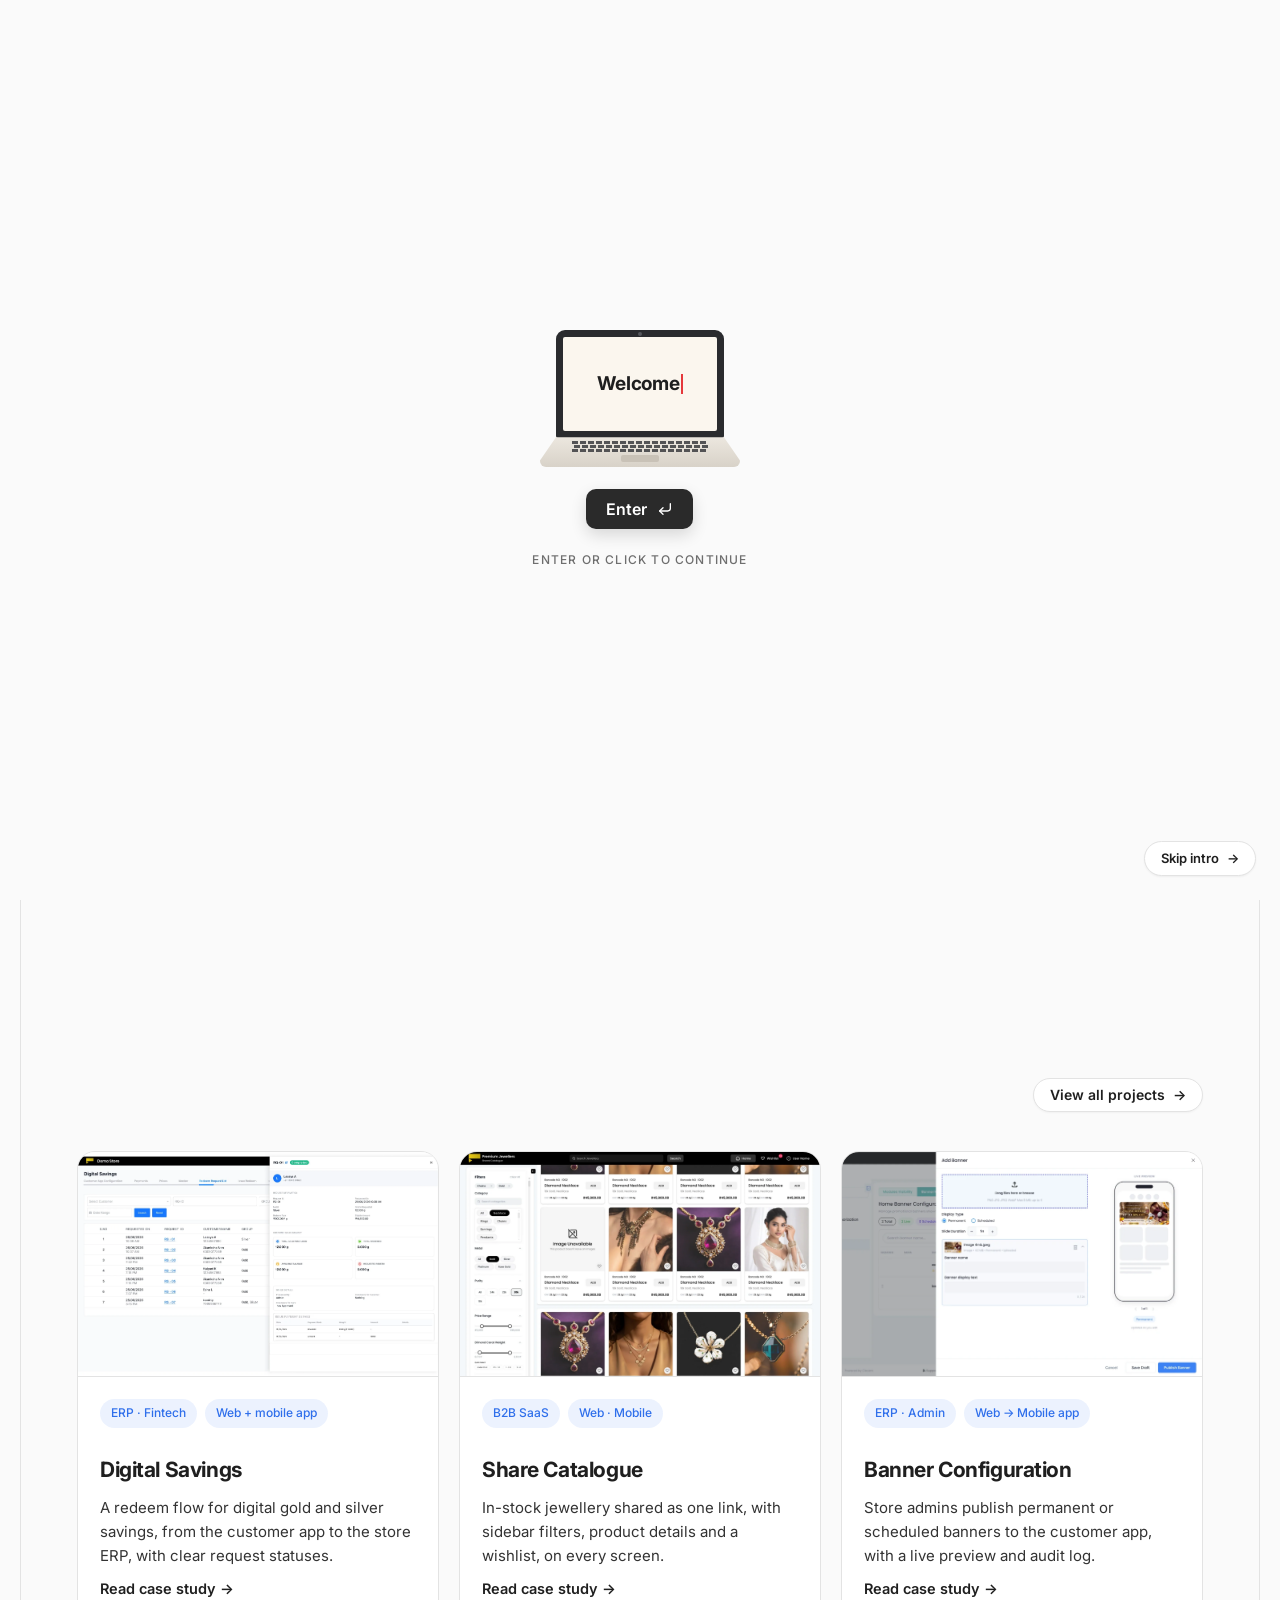
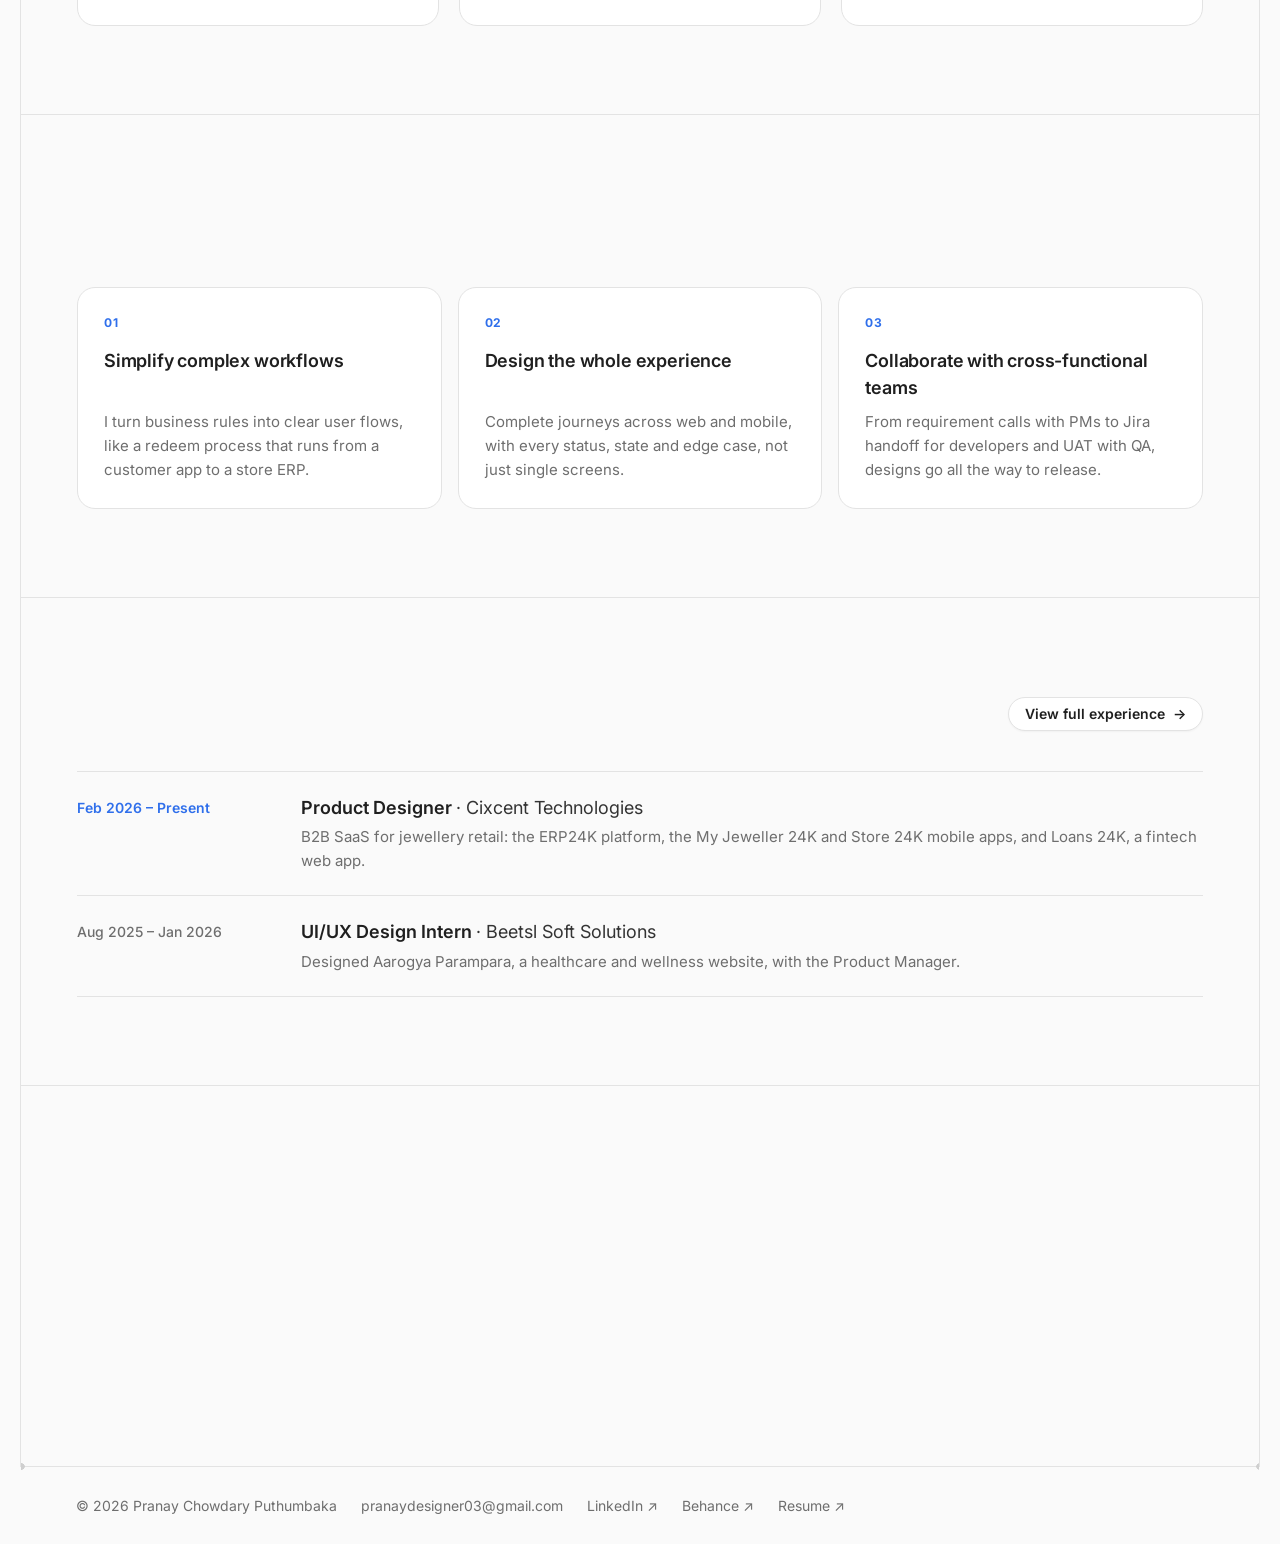
<file: index.html>
<!DOCTYPE html>
<html lang="en">
<head>
  <meta charset="UTF-8">
  <meta name="viewport" content="width=device-width, initial-scale=1">
  <title>Pranay Chowdary Puthumbaka · Product Designer</title>
  <meta name="description" content="Portfolio of Pranay Chowdary Puthumbaka, a Product Designer designing B2B SaaS, ERP and fintech products.">

  <!-- Theme init: runs before paint so there is no light/dark flash -->
  <script>
    (function () {
      var root = document.documentElement;
      var theme = null;
      try { theme = localStorage.getItem('pp-theme'); } catch (e) {}
      if (theme !== 'light' && theme !== 'dark') {
        theme = window.matchMedia && window.matchMedia('(prefers-color-scheme: dark)').matches ? 'dark' : 'light';
      }
      root.setAttribute('data-theme', theme);
      root.classList.add('js');
      // Welcome + intro play on every fresh visit; skipped when arriving from another page of the site
      var navIn = false; try { if (sessionStorage.getItem('pp-nav')) { navIn = true; sessionStorage.removeItem('pp-nav'); } } catch (e) {} try { if (window.name === 'pp-nav') { navIn = true; window.name = ''; } } catch (e) {} if (navIn) root.classList.add('nav-in', 'welcomed');
    })();
  </script>

  <!-- Font: Inter -->
  <link rel="preconnect" href="https://fonts.googleapis.com">
  <link rel="preconnect" href="https://fonts.gstatic.com" crossorigin>
  <link href="https://fonts.googleapis.com/css2?family=Caveat:wght@500;600&family=Inter:wght@300;400;500;600;700&display=swap" rel="stylesheet">

  <link rel="stylesheet" href="assets/css/styles.css">
</head>
<body>

  <!-- ============ WELCOME SCREEN (minimal) ============ -->
  <div class="welcome" id="welcome" role="dialog" aria-modal="true" aria-label="Welcome">
    <div class="welcome__inner">
      <!-- Laptop with "Welcome" typing on its screen -->
      <div class="laptop" aria-hidden="true">
        <div class="laptop__screen">
          <span class="laptop__cam"></span>
          <div class="laptop__display"><span id="welcomeText"></span><span class="caret"></span></div>
        </div>
        <div class="laptop__deck"><span class="laptop__keys"></span><span class="laptop__pad"></span></div>
      </div>

      <button class="enter-btn" id="welcomeEnter" type="button">
        Enter
        <svg width="16" height="16" viewBox="0 0 24 24" fill="none" stroke="currentColor" stroke-width="2" stroke-linecap="round" stroke-linejoin="round" aria-hidden="true"><path d="M20 4v7a4 4 0 0 1-4 4H4"/><path d="m9 10-5 5 5 5"/></svg>
      </button>
      <p class="welcome__hint">Enter or click to continue</p>
    </div>
    <button class="welcome__skip" id="welcomeSkip" type="button">Skip intro <span aria-hidden="true">→</span></button>
  </div>

  <!-- ============ INTRO TRANSITION ============ -->
  <div class="intro" id="intro" aria-hidden="true">
    <div class="intro__cell">
      <span class="intro__line intro__line--top"></span>
      <span class="intro__line intro__line--bottom"></span>
      <span class="intro__line intro__line--left"></span>
      <span class="intro__line intro__line--right"></span>

      <span class="intro__label intro__label--tl">Pranay Chowdary</span>
      <span class="intro__label intro__label--tr">Product Designer</span>
      <span class="intro__label intro__label--bl">Designing with AI</span>
      <span class="intro__label intro__label--br">Portfolio · 2026</span>

      <span class="intro__greet" id="introGreet"></span>
      <span class="intro__block"><span>Welcome.</span></span>
    </div>
    <button class="intro__skip" id="introSkip" type="button">Skip intro <span aria-hidden="true">→</span></button>
  </div>


  <!-- ============ NAVIGATION ============ -->
  <header class="nav">
    <div class="nav__inner">
      <a class="logo" href="index.html" aria-label="Pranay, home">Pranay<span>.</span></a>

      <nav class="nav__links" aria-label="Main">
        <a href="index.html" class="is-active" aria-current="page">Home</a>
        <a href="about.html">About</a>
        <a href="projects.html">Projects</a>
      </nav>

      <div class="nav__actions">
        <button class="icon-btn" id="themeBtn" type="button" aria-label="Switch to dark theme">
          <svg class="icon-moon" width="18" height="18" viewBox="0 0 24 24" fill="none" stroke="currentColor" stroke-width="1.8" stroke-linecap="round" stroke-linejoin="round" aria-hidden="true"><path d="M21 12.8A9 9 0 1 1 11.2 3a7 7 0 0 0 9.8 9.8z"/></svg>
          <svg class="icon-sun" width="18" height="18" viewBox="0 0 24 24" fill="none" stroke="currentColor" stroke-width="1.8" stroke-linecap="round" aria-hidden="true"><circle cx="12" cy="12" r="4"/><path d="M12 2v2M12 20v2M4.9 4.9l1.4 1.4M17.7 17.7l1.4 1.4M2 12h2M20 12h2M4.9 19.1l1.4-1.4M17.7 6.3l1.4-1.4"/></svg>
        </button>
        <a class="btn btn--primary btn--sm btn--resume" href="https://drive.google.com/file/d/15YdlNEJKuUJEdSD5GdNVbuTQy5E2yW6C/view?usp=sharing" target="_blank" rel="noopener" aria-label="View or download my resume (opens Google Drive in a new tab)">
          <svg width="14" height="14" viewBox="0 0 24 24" fill="none" stroke="currentColor" stroke-width="2" stroke-linecap="round" stroke-linejoin="round" aria-hidden="true"><path d="M14 3H6a2 2 0 0 0-2 2v14a2 2 0 0 0 2 2h12a2 2 0 0 0 2-2V9z"/><path d="M14 3v6h6M8 13h8M8 17h5"/></svg>
          <span class="btn__label">Resume</span>
        </a>
      </div>
    </div>
  </header>

  <!-- ============ MAIN ============ -->
  <main class="frame">
    <section class="hero hero--stack" aria-labelledby="hero-title">
      <!-- Introduction, under the portrait -->
      <div class="hero__text">
        <p class="hero__hi reveal" style="--d:.1s">Hi, I'm <strong>Pranay Chowdary Puthumbaka</strong>, a Product Designer <span aria-hidden="true">👋</span></p>

        <h1 class="hero__title reveal" id="hero-title" style="--d:.15s">
          I turn <strong>complex workflows</strong> into <strong>simple, human</strong> experiences.
        </h1>

        <p class="hero__desc reveal" style="--d:.22s">
          I design <strong>B2B SaaS</strong> products: an <strong>enterprise ERP</strong> for jewellery retail, its customer and store <strong>mobile apps</strong>, and fintech tools. I take features from requirement gathering and user flows to high-fidelity UI, working with product managers, developers and QA.
        </p>

        <ul class="meta reveal" style="--d:.28s">
          <li>B2B SaaS</li>
          <li>Enterprise ERP</li>
          <li>Mobile apps</li>
          <li>Hyderabad, India</li>
        </ul>

        <div class="hero__cta reveal" style="--d:.34s">
          <a class="btn btn--primary" href="projects.html">View projects <span aria-hidden="true">→</span></a>
          <a class="btn btn--outline" href="https://drive.google.com/uc?export=download&amp;id=15YdlNEJKuUJEdSD5GdNVbuTQy5E2yW6C" target="_blank" rel="noopener"><svg width="16" height="16" viewBox="0 0 24 24" fill="none" stroke="currentColor" stroke-width="2" stroke-linecap="round" stroke-linejoin="round" aria-hidden="true"><path d="M12 4v11M7 10l5 5 5-5"/><path d="M5 19h14"/></svg> Download resume</a>
        </div>
      </div>

      <!-- Portrait on top, in a circular frame -->
      <div class="hero__visual reveal" style="--d:.45s">
        <span class="portrait__halo" aria-hidden="true"></span>
        <span class="portrait__glow" aria-hidden="true"></span>
        <figure class="portrait">
          <span class="portrait__clip">
            <img src="assets/images/pranay-portrait.jpg" width="800" height="800"
                 alt="Portrait of Pranay Chowdary Puthumbaka, wearing glasses and a teal collared sweatshirt.">
          </span>
        </figure>
      </div>
    </section>

    <!-- ============ FEATURED PROJECTS ============ -->
    <section class="section home-sec" aria-labelledby="feat-title">
      <div class="home-sec__head">
        <h2 class="section-title a-title" id="feat-title">Featured <strong>professional projects.</strong></h2>
        <a class="text-link" href="projects.html">View all projects <span aria-hidden="true">→</span></a>
      </div>
      <div class="fp-grid">
        <article class="fp-card">
          <a class="fp-card__media" href="digital-savings.html" tabindex="-1" aria-hidden="true"><img src="assets/images/projects/digital-savings/request-completed.webp" width="1800" height="1112" loading="lazy" decoding="async" alt=""></a>
          <div class="fp-card__body">
            <div class="p-card__tags"><span class="tag">ERP · Fintech</span><span class="tag">Web + mobile app</span></div>
            <h3 class="fp-card__title"><a href="digital-savings.html">Digital Savings</a></h3>
            <p class="fp-card__line">A redeem flow for digital gold and silver savings, from the customer app to the store ERP, with clear request statuses.</p>
            <a class="fp-card__link" href="digital-savings.html" aria-label="Read the Digital Savings case study">Read case study <span aria-hidden="true">→</span></a>
          </div>
        </article>
        <article class="fp-card">
          <a class="fp-card__media" href="share-catalogue.html" tabindex="-1" aria-hidden="true"><img src="assets/images/projects/share-catalogue/catalogue-filters.webp" width="1800" height="1480" loading="lazy" decoding="async" alt=""></a>
          <div class="fp-card__body">
            <div class="p-card__tags"><span class="tag">B2B SaaS</span><span class="tag">Web · Mobile</span></div>
            <h3 class="fp-card__title"><a href="share-catalogue.html">Share Catalogue</a></h3>
            <p class="fp-card__line">In-stock jewellery shared as one link, with sidebar filters, product details and a wishlist, on every screen.</p>
            <a class="fp-card__link" href="share-catalogue.html" aria-label="Read the Share Catalogue case study">Read case study <span aria-hidden="true">→</span></a>
          </div>
        </article>
        <article class="fp-card">
          <a class="fp-card__media" href="banner-configuration.html" tabindex="-1" aria-hidden="true"><img style="object-position: right top" src="assets/images/projects/banner-config/add-banner-permanent.webp" width="1800" height="997" loading="lazy" decoding="async" alt=""></a>
          <div class="fp-card__body">
            <div class="p-card__tags"><span class="tag">ERP · Admin</span><span class="tag">Web → Mobile app</span></div>
            <h3 class="fp-card__title"><a href="banner-configuration.html">Banner Configuration</a></h3>
            <p class="fp-card__line">Store admins publish permanent or scheduled banners to the customer app, with a live preview and audit log.</p>
            <a class="fp-card__link" href="banner-configuration.html" aria-label="Read the Banner Configuration case study">Read case study <span aria-hidden="true">→</span></a>
          </div>
        </article>
      </div>
    </section>

    <!-- ============ WHAT I BRING ============ -->
    <section class="section home-sec" aria-labelledby="bring-title">
      <h2 class="section-title a-title" id="bring-title">What I bring to a <strong>product team.</strong></h2>
      <div class="bring">
        <div class="bring__item"><span class="bring__num">01</span><h3>Simplify complex workflows</h3><p>I turn business rules into clear user flows, like a redeem process that runs from a customer app to a store ERP.</p></div>
        <div class="bring__item"><span class="bring__num">02</span><h3>Design the whole experience</h3><p>Complete journeys across web and mobile, with every status, state and edge case, not just single screens.</p></div>
        <div class="bring__item"><span class="bring__num">03</span><h3>Collaborate with cross-functional teams</h3><p>From requirement calls with PMs to Jira handoff for developers and UAT with QA, designs go all the way to release.</p></div>
      </div>
    </section>

    <!-- ============ EXPERIENCE ============ -->
    <section class="section home-sec" aria-labelledby="exp-title">
      <div class="home-sec__head">
        <h2 class="section-title a-title" id="exp-title">Professional <strong>experience.</strong></h2>
        <a class="text-link" href="about.html#experience">View full experience <span aria-hidden="true">→</span></a>
      </div>
      <ol class="xp-mini">
        <li class="xp-mini__row xp-mini__row--now">
          <span class="xp-mini__date">Feb 2026 – Present</span>
          <div><h3>Product Designer <span>· Cixcent Technologies</span></h3><p>B2B SaaS for jewellery retail: the ERP24K platform, the My Jeweller 24K and Store 24K mobile apps, and Loans 24K, a fintech web app.</p></div>
        </li>
        <li class="xp-mini__row">
          <span class="xp-mini__date">Aug 2025 – Jan 2026</span>
          <div><h3>UI/UX Design Intern <span>· Beetsl Soft Solutions</span></h3><p>Designed Aarogya Parampara, a healthcare and wellness website, with the Product Manager.</p></div>
        </li>
      </ol>
    </section>

    <!-- ============ CONTACT ============ -->
    <section class="section home-sec" aria-labelledby="home-contact-title">
      <div class="cs-next__card">
        <div>
          <p class="eyebrow">Contact</p>
          <h2 class="section-title a-title" id="home-contact-title">Open to Product Designer <strong>roles.</strong></h2>
          <p class="all-work__line">Full-time Product Designer, UX Designer and User Researcher roles, and freelance projects.</p>
        </div>
        <div class="hero__cta">
          <a class="btn btn--primary" href="about.html#contact">Get in touch</a>
          <a class="btn btn--outline" href="https://drive.google.com/file/d/15YdlNEJKuUJEdSD5GdNVbuTQy5E2yW6C/view?usp=sharing" target="_blank" rel="noopener">View resume</a>
        </div>
      </div>
    </section>
  </main>

  <!-- ============ FOOTER ============ -->
  <footer class="footer">
    <div class="footer__inner">
      <span>© 2026 Pranay Chowdary Puthumbaka</span>
      <a href="mailto:pranaydesigner03@gmail.com">pranaydesigner03@gmail.com</a>
      <a href="https://www.linkedin.com/in/pranay-chowdary-puthumbaka-728284301/" target="_blank" rel="noopener">LinkedIn ↗</a>
      <a href="https://www.behance.net/pranayputhumb" target="_blank" rel="noopener">Behance ↗</a>
      <a href="https://drive.google.com/file/d/15YdlNEJKuUJEdSD5GdNVbuTQy5E2yW6C/view?usp=sharing" target="_blank" rel="noopener">Resume ↗</a>
    </div>
  </footer>

  <script src="assets/js/main.js"></script>
</body>
</html>
</file>
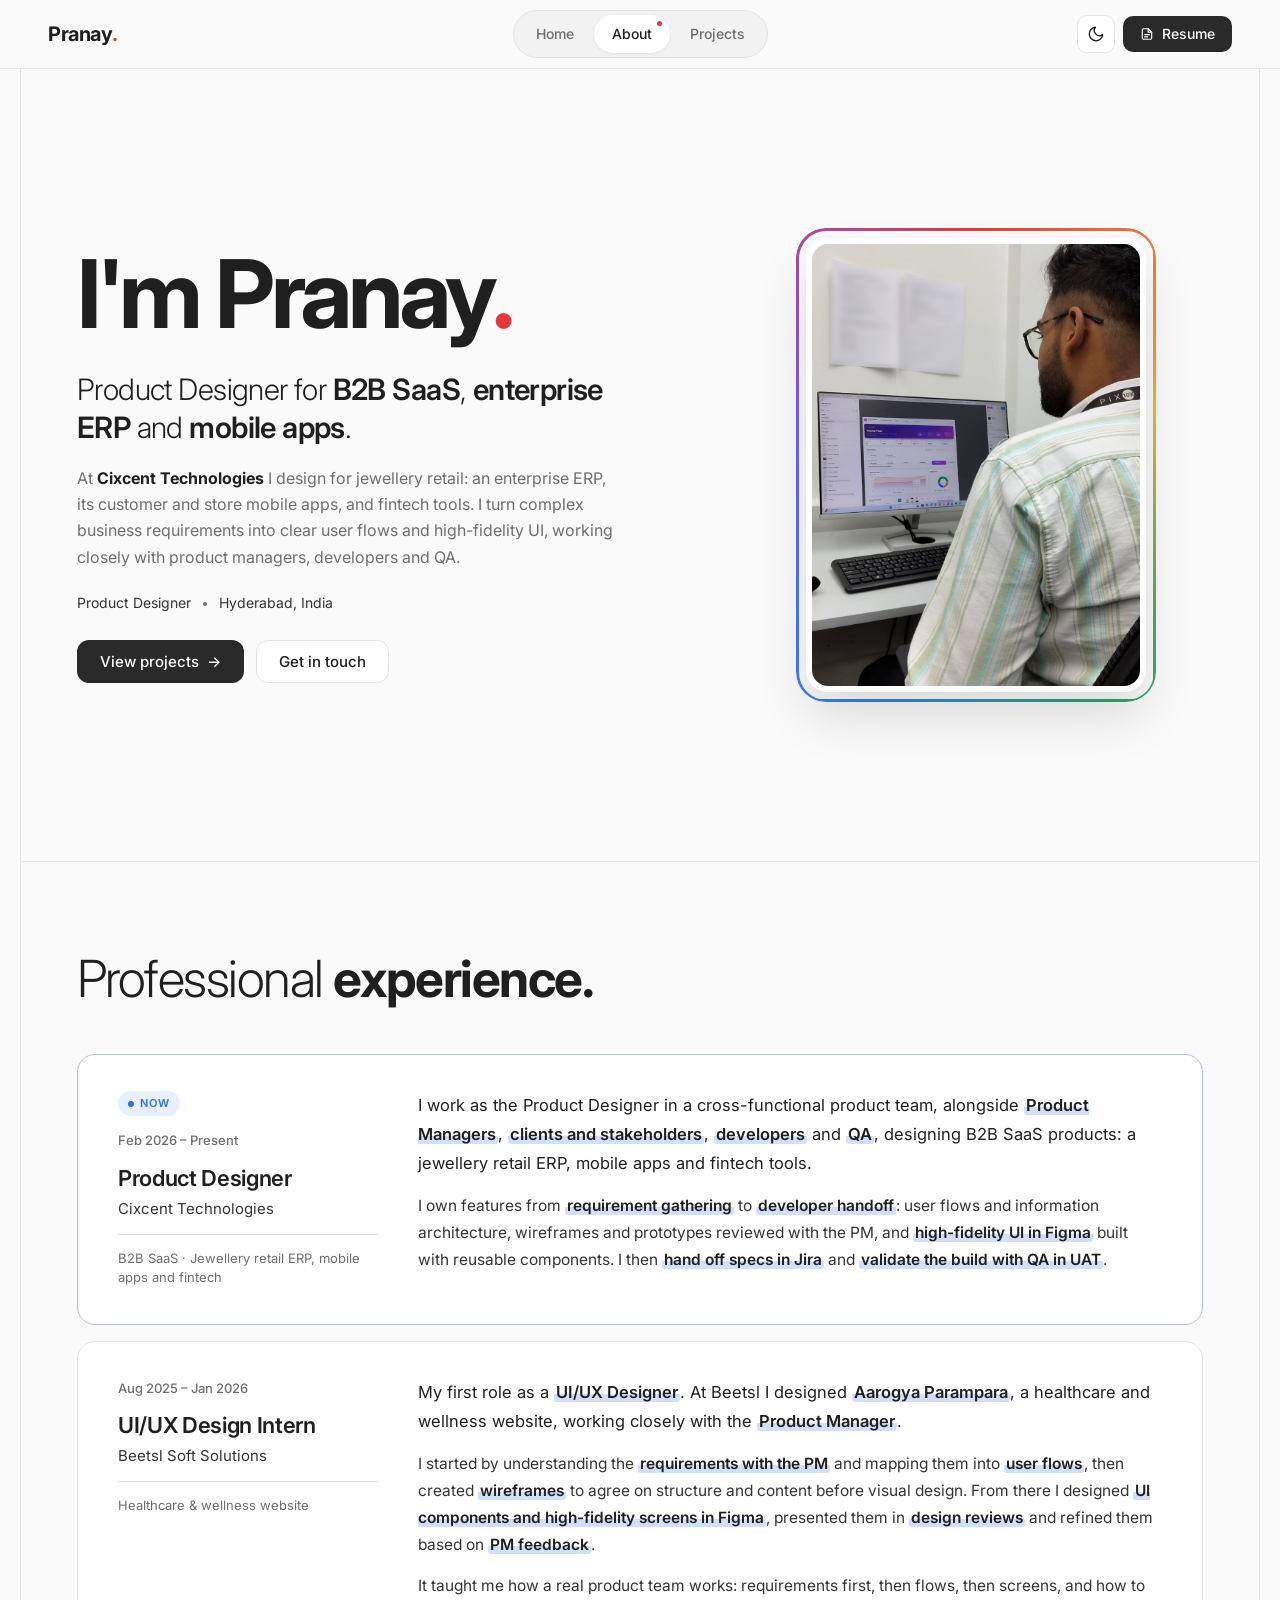
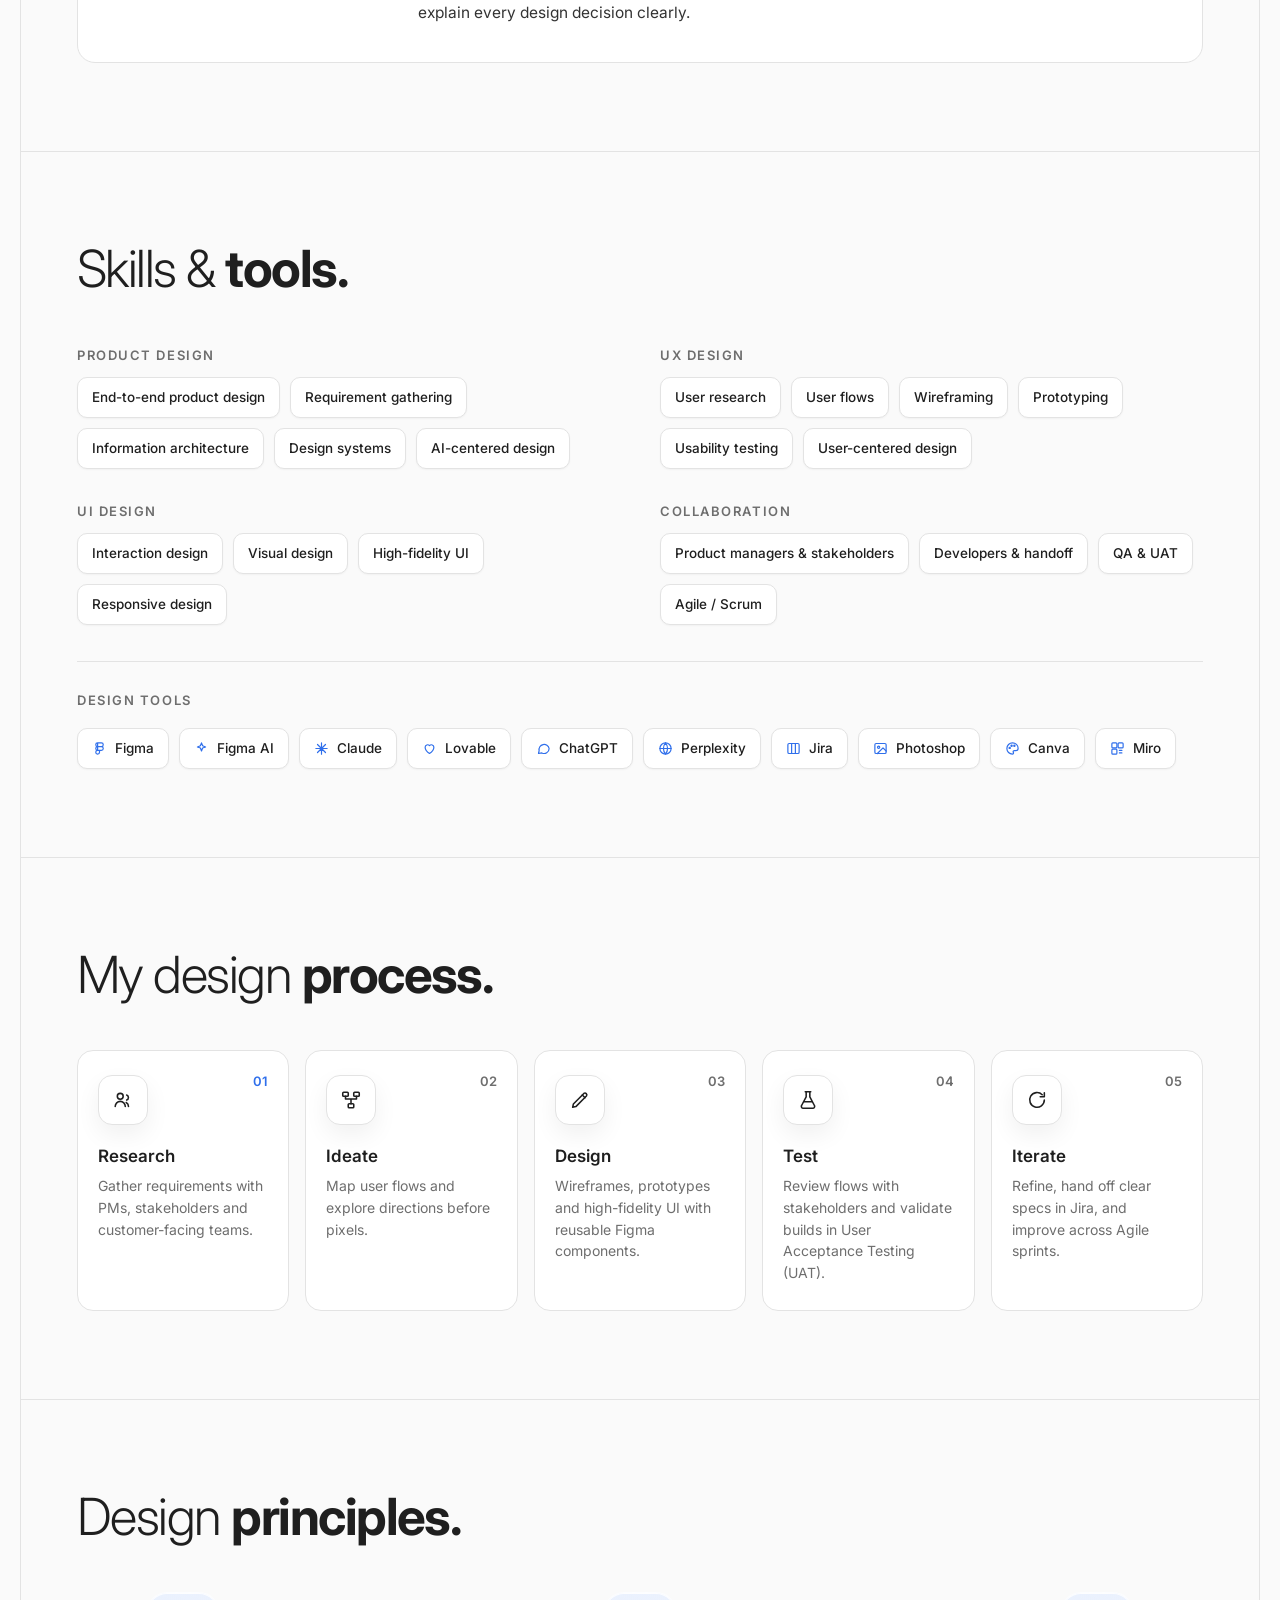
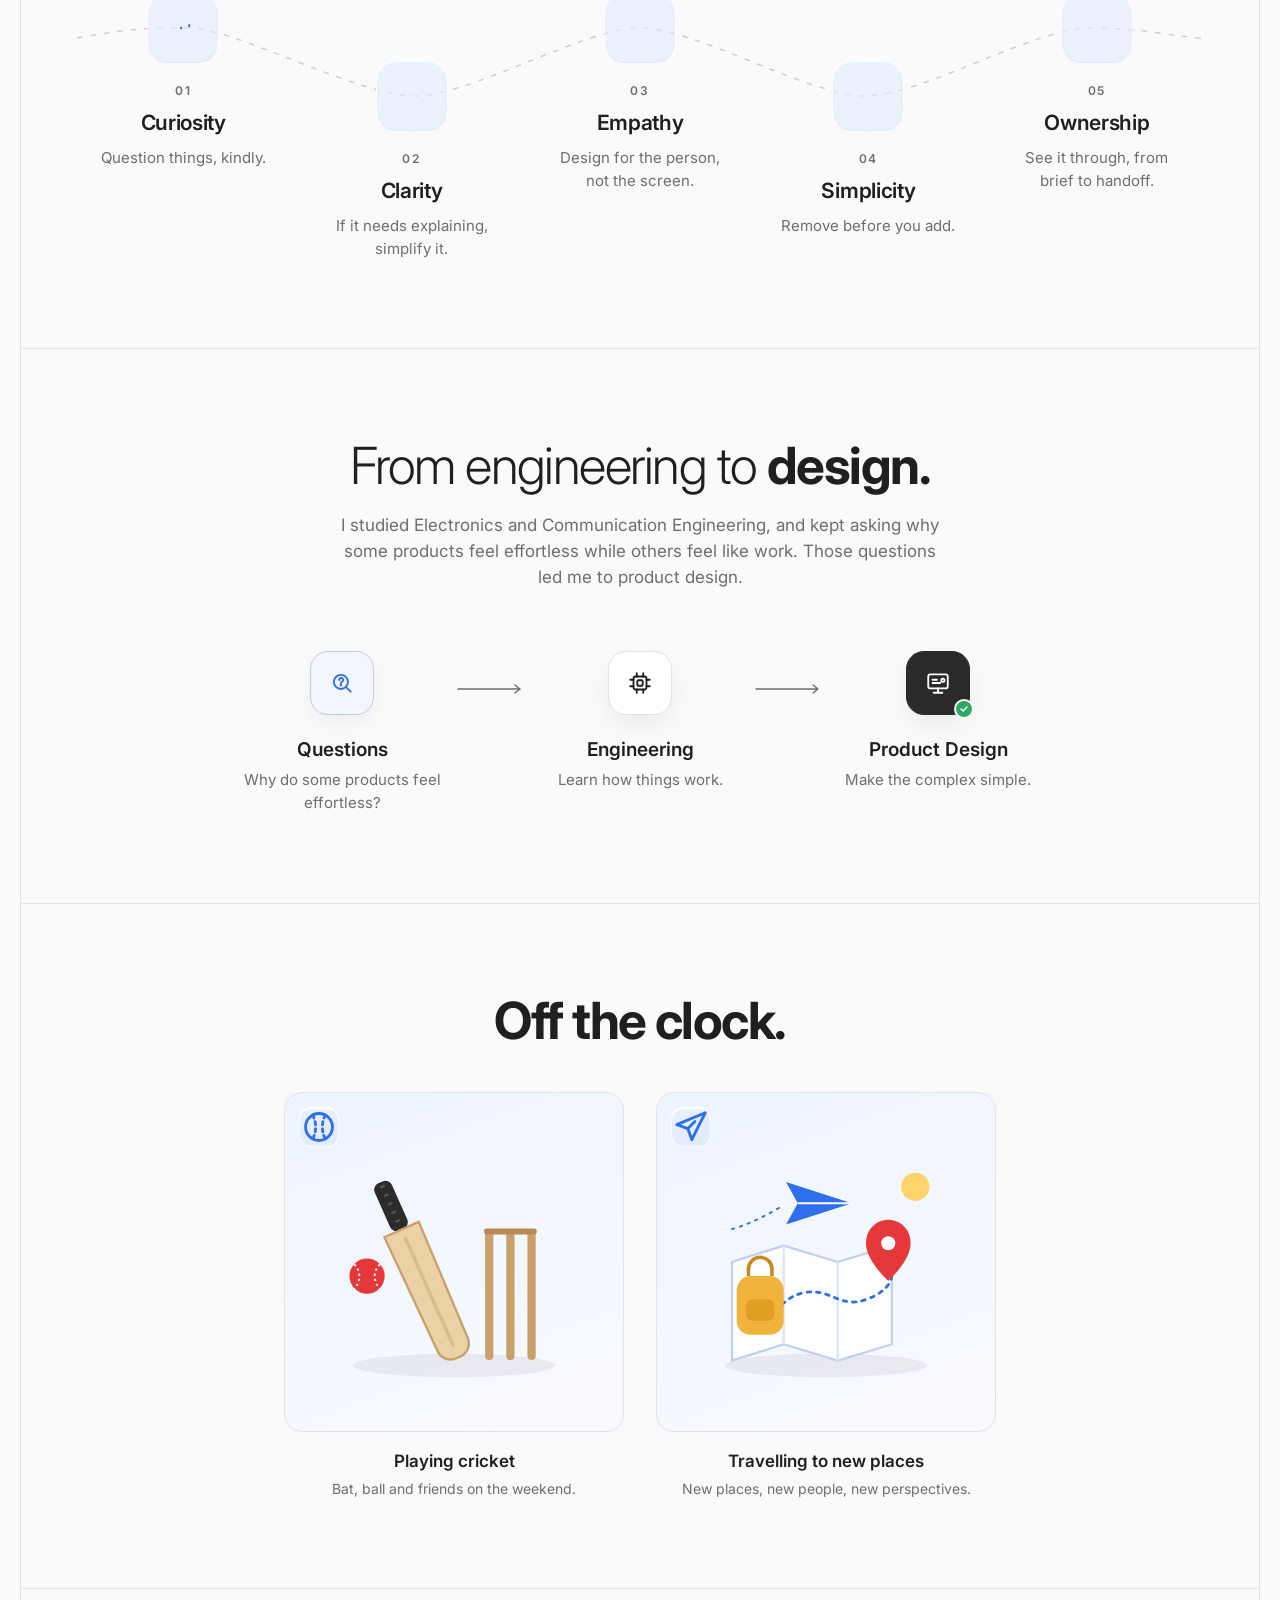
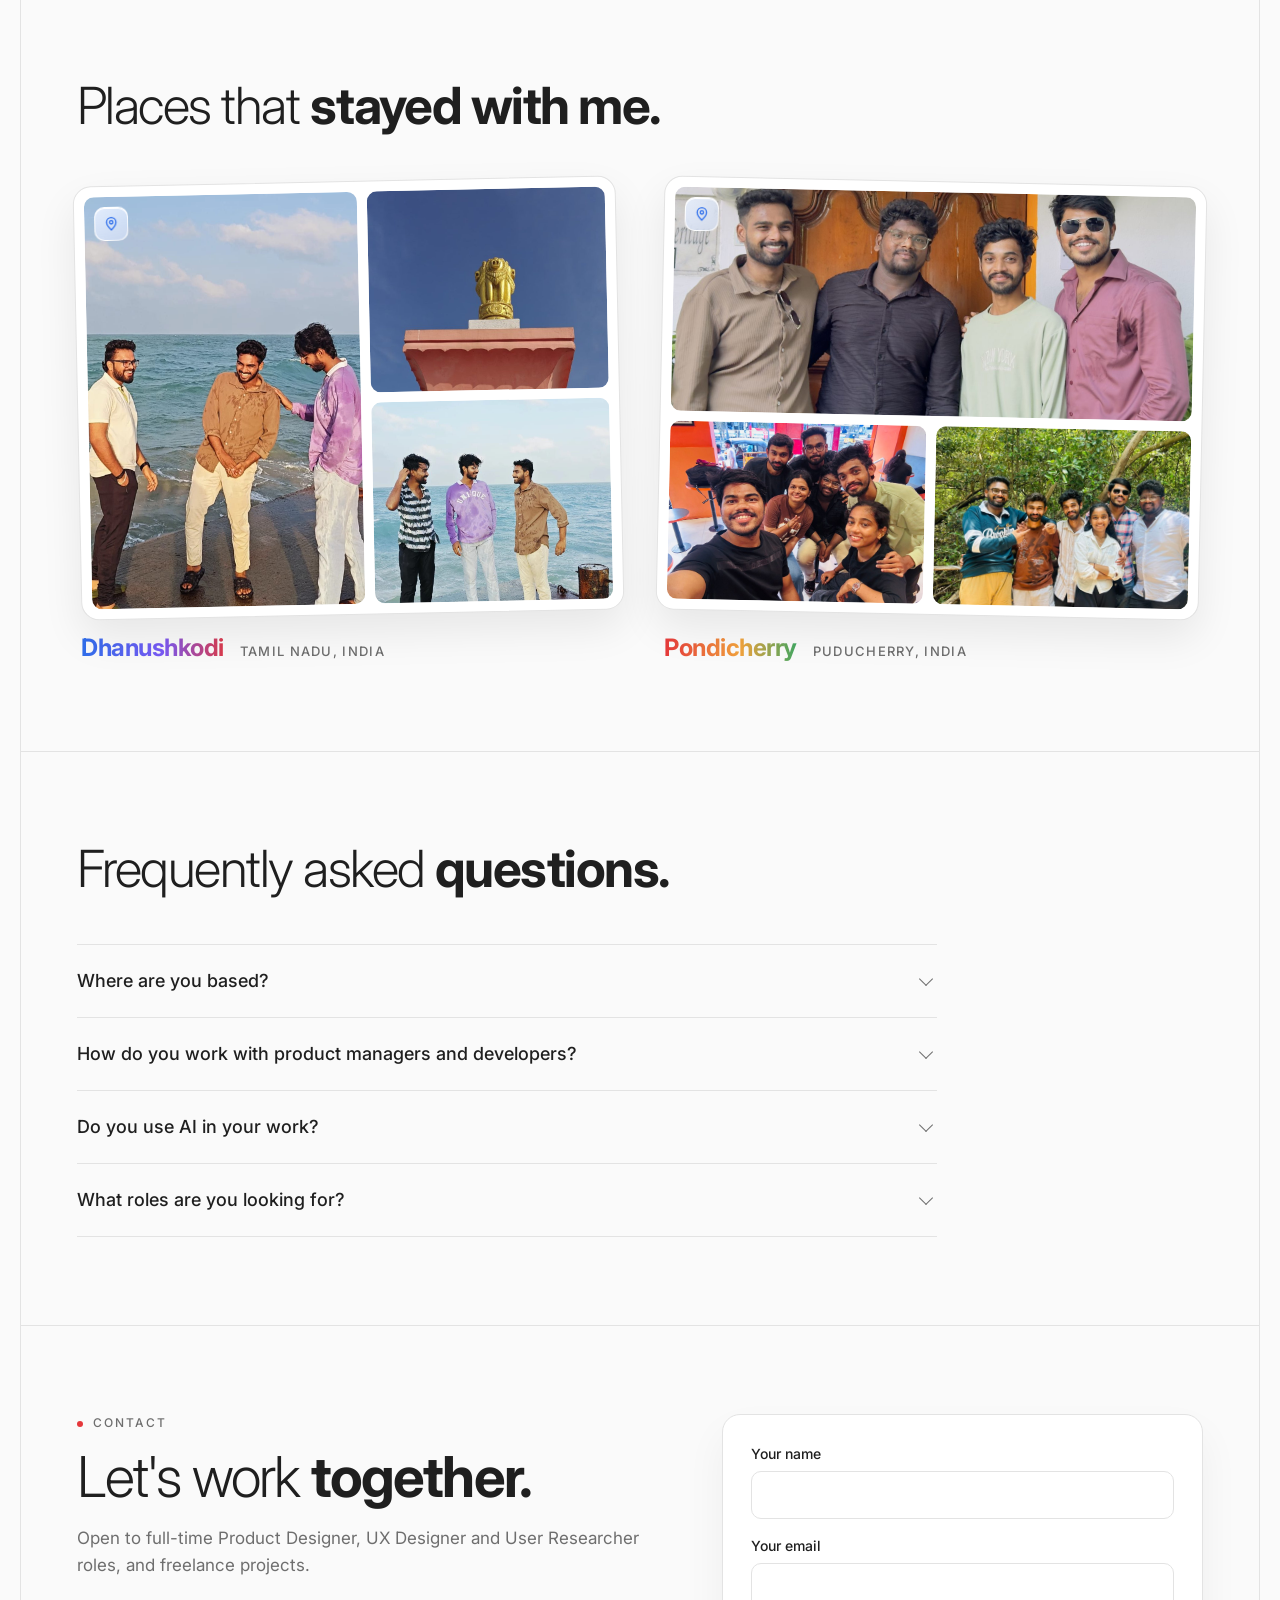
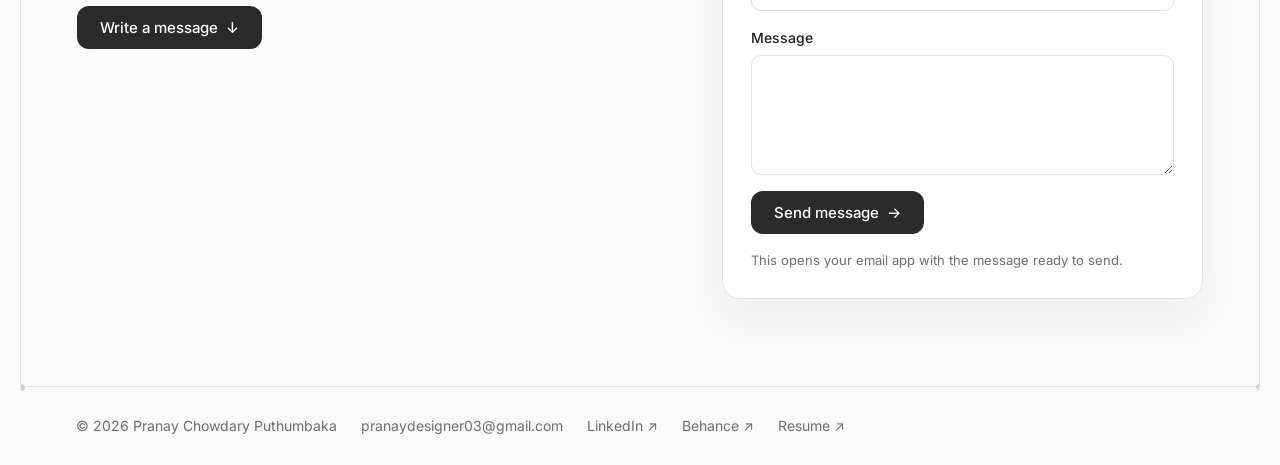
<file: about.html>
<!DOCTYPE html>
<html lang="en">
<head>
  <meta charset="UTF-8">
  <meta name="viewport" content="width=device-width, initial-scale=1">
  <title>About · Pranay Chowdary Puthumbaka</title>
  <meta name="description" content="About Pranay Chowdary Puthumbaka, a Product Designer in Hyderabad designing B2B SaaS, ERP and fintech products.">

  <!-- Theme init: runs before paint so there is no light/dark flash -->
  <script>
    (function () {
      var root = document.documentElement;
      var theme = null;
      try { theme = localStorage.getItem('pp-theme'); } catch (e) {}
      if (theme !== 'light' && theme !== 'dark') {
        theme = window.matchMedia && window.matchMedia('(prefers-color-scheme: dark)').matches ? 'dark' : 'light';
      }
      root.setAttribute('data-theme', theme);
      root.classList.add('js');
      var navIn = false; try { if (sessionStorage.getItem('pp-nav')) { navIn = true; sessionStorage.removeItem('pp-nav'); } } catch (e) {} try { if (window.name === 'pp-nav') { navIn = true; window.name = ''; } } catch (e) {} if (navIn) root.classList.add('nav-in', 'welcomed');
    })();
  </script>

  <!-- Font: Inter -->
  <link rel="preconnect" href="https://fonts.googleapis.com">
  <link rel="preconnect" href="https://fonts.gstatic.com" crossorigin>
  <link href="https://fonts.googleapis.com/css2?family=Caveat:wght@500;600&family=Inter:wght@300;400;500;600;700&display=swap" rel="stylesheet">

  <link rel="stylesheet" href="assets/css/styles.css">
</head>
<body>

  <!-- ============ NAVIGATION ============ -->
  <header class="nav">
    <div class="nav__inner">
      <a class="logo" href="index.html" aria-label="Pranay, home">Pranay<span>.</span></a>

      <nav class="nav__links" aria-label="Main">
        <a href="index.html">Home</a>
        <a href="about.html" class="is-active" aria-current="page">About</a>
        <a href="projects.html">Projects</a>
      </nav>

      <div class="nav__actions">
        <button class="icon-btn" id="themeBtn" type="button" aria-label="Switch to dark theme">
          <svg class="icon-moon" width="18" height="18" viewBox="0 0 24 24" fill="none" stroke="currentColor" stroke-width="1.8" stroke-linecap="round" stroke-linejoin="round" aria-hidden="true"><path d="M21 12.8A9 9 0 1 1 11.2 3a7 7 0 0 0 9.8 9.8z"/></svg>
          <svg class="icon-sun" width="18" height="18" viewBox="0 0 24 24" fill="none" stroke="currentColor" stroke-width="1.8" stroke-linecap="round" aria-hidden="true"><circle cx="12" cy="12" r="4"/><path d="M12 2v2M12 20v2M4.9 4.9l1.4 1.4M17.7 17.7l1.4 1.4M2 12h2M20 12h2M4.9 19.1l1.4-1.4M17.7 6.3l1.4-1.4"/></svg>
        </button>
        <a class="btn btn--primary btn--sm btn--resume" href="https://drive.google.com/file/d/15YdlNEJKuUJEdSD5GdNVbuTQy5E2yW6C/view?usp=sharing" target="_blank" rel="noopener" aria-label="View or download my resume (opens Google Drive in a new tab)">
          <svg width="14" height="14" viewBox="0 0 24 24" fill="none" stroke="currentColor" stroke-width="2" stroke-linecap="round" stroke-linejoin="round" aria-hidden="true"><path d="M14 3H6a2 2 0 0 0-2 2v14a2 2 0 0 0 2 2h12a2 2 0 0 0 2-2V9z"/><path d="M14 3v6h6M8 13h8M8 17h5"/></svg>
          <span class="btn__label">Resume</span>
        </a>
      </div>
    </div>
  </header>

  <main class="frame about-v2">

    <!-- ============ 1. INTRO ============ -->
    <section class="section a-intro" aria-labelledby="about-title">
      <div class="a-intro__text">
        <h1 class="about-name" id="about-title">I'm Pranay<span class="dot">.</span></h1>
        <p class="a-intro__headline reveal" style="--d:.2s">Product Designer for <strong>B2B SaaS</strong>, <strong>enterprise ERP</strong> and <strong>mobile apps</strong>.</p>
        <p class="a-intro__desc reveal" style="--d:.28s">At <strong>Cixcent Technologies</strong> I design for jewellery retail: an enterprise ERP, its customer and store mobile apps, and fintech tools. I turn complex business requirements into clear user flows and high-fidelity UI, working closely with product managers, developers and QA.</p>
        <ul class="meta a-intro__meta reveal" style="--d:.34s">
          <li>Product Designer</li>
          <li>Hyderabad, India</li>
        </ul>
        <div class="hero__cta a-intro__cta reveal" style="--d:.4s">
          <a class="btn btn--primary" href="projects.html">View projects <span aria-hidden="true">→</span></a>
          <a class="btn btn--outline" href="#contact">Get in touch</a>
        </div>
      </div>

<span class="floater" style="top:14%;left:46%" aria-hidden="true"><svg width="18" height="18" viewBox="0 0 18 18"><circle cx="9" cy="9" r="6.5" fill="none" stroke="currentColor" stroke-width="1.6"/></svg></span><span class="floater" style="bottom:16%;left:54%" aria-hidden="true"><svg width="16" height="16" viewBox="0 0 16 16"><path d="M8 2v12M2 8h12" stroke="currentColor" stroke-width="1.8" stroke-linecap="round"/></svg></span><span class="floater" style="top:30%;right:3%" aria-hidden="true"><svg width="18" height="18" viewBox="0 0 24 24"><path d="M12 3l1.8 4.7L18.5 9.5l-4.7 1.8L12 16l-1.8-4.7L5.5 9.5l4.7-1.8z" fill="currentColor"/></svg></span><span class="floater" style="bottom:10%;right:30%" aria-hidden="true"><svg width="16" height="16" viewBox="0 0 16 16"><rect x="2.5" y="2.5" width="11" height="11" rx="3" fill="none" stroke="currentColor" stroke-width="1.6"/></svg></span>
      <figure class="a-intro__photo reveal" style="--d:.4s">
        </span>
        <span class="a-intro__ring" aria-hidden="true"></span>
        <img src="assets/images/pranay-at-work.jpg" width="960" height="1200" alt="Pranay at his desk, designing a dashboard in Figma.">
      </figure>
    </section>

    <!-- ============ 4. EXPERIENCE ============ -->
    <section class="section" id="experience" aria-labelledby="experience-title">
      <div class="a-head">
        <h2 class="section-title a-title" id="experience-title">Professional <strong>experience.</strong></h2>
      </div>
      <div class="xp">
        <article class="xp__card xp__card--now">
          <div class="xp__meta">
            <span class="xp__badge">Now</span>
            <span class="xp__date">Feb 2026 – Present</span>
            <h3>Product Designer</h3>
            <p class="xp__org">Cixcent Technologies</p>
            <p class="xp__where">B2B SaaS · Jewellery retail ERP, mobile apps and fintech</p>
          </div>
          <div class="xp__body">
            <p class="xp__text">I work as the Product Designer in a cross-functional product team, alongside <mark>Product Managers</mark>, <mark>clients and stakeholders</mark>, <mark>developers</mark> and <mark>QA</mark>, designing B2B SaaS products: a jewellery retail ERP, mobile apps and fintech tools.</p>
            <p class="xp__text">I own features from <mark>requirement gathering</mark> to <mark>developer handoff</mark>: user flows and information architecture, wireframes and prototypes reviewed with the PM, and <mark>high-fidelity UI in Figma</mark> built with reusable components. I then <mark>hand off specs in Jira</mark> and <mark>validate the build with QA in UAT</mark>.</p>
          </div>
        </article>
        <article class="xp__card">
          <div class="xp__meta">
            <span class="xp__date">Aug 2025 – Jan 2026</span>
            <h3>UI/UX Design Intern</h3>
            <p class="xp__org">Beetsl Soft Solutions</p>
            <p class="xp__where">Healthcare &amp; wellness website</p>
          </div>
          <div class="xp__body">
            <p class="xp__text">My first role as a <mark>UI/UX Designer</mark>. At Beetsl I designed <mark>Aarogya Parampara</mark>, a healthcare and wellness website, working closely with the <mark>Product Manager</mark>.</p>
            <p class="xp__text">I started by understanding the <mark>requirements with the PM</mark> and mapping them into <mark>user flows</mark>, then created <mark>wireframes</mark> to agree on structure and content before visual design. From there I designed <mark>UI components and high-fidelity screens in Figma</mark>, presented them in <mark>design reviews</mark> and refined them based on <mark>PM feedback</mark>.</p>
            <p class="xp__text">It taught me how a real product team works: requirements first, then flows, then screens, and how to explain every design decision clearly.</p>
          </div>
        </article>
      </div>
    </section>

    <!-- ============ 5. SKILLS & TOOLS ============ -->
    <section class="section" aria-labelledby="skills-title">
      <div class="a-head">
        <h2 class="section-title a-title" id="skills-title">Skills &amp; <strong>tools.</strong></h2>
      </div>
      <div class="skill-groups"><div class="skill-group"><h3 class="subhead">Product design</h3><ul class="tag-list"><li class="chip">End-to-end product design</li><li class="chip">Requirement gathering</li><li class="chip">Information architecture</li><li class="chip">Design systems</li><li class="chip">AI-centered design</li></ul></div><div class="skill-group"><h3 class="subhead">UX design</h3><ul class="tag-list"><li class="chip">User research</li><li class="chip">User flows</li><li class="chip">Wireframing</li><li class="chip">Prototyping</li><li class="chip">Usability testing</li><li class="chip">User-centered design</li></ul></div><div class="skill-group"><h3 class="subhead">UI design</h3><ul class="tag-list"><li class="chip">Interaction design</li><li class="chip">Visual design</li><li class="chip">High-fidelity UI</li><li class="chip">Responsive design</li></ul></div><div class="skill-group"><h3 class="subhead">Collaboration</h3><ul class="tag-list"><li class="chip">Product managers &amp; stakeholders</li><li class="chip">Developers &amp; handoff</li><li class="chip">QA &amp; UAT</li><li class="chip">Agile / Scrum</li></ul></div></div>
      <div class="tools-row"><h3 class="subhead">Design tools</h3><ul class="tag-list"><li class="chip chip--i"><svg width="15" height="15" viewBox="0 0 24 24" fill="none" stroke="currentColor" stroke-width="1.9" stroke-linecap="round" stroke-linejoin="round" aria-hidden="true"><path d="M9 3h6a3 3 0 0 1 0 6H9zM9 9h6a3 3 0 1 1 0 6H9zM9 3a3 3 0 0 0 0 6M9 9a3 3 0 0 0 0 6M9 15a3 3 0 1 0 3 3v-3"/></svg>Figma</li><li class="chip chip--i"><svg width="15" height="15" viewBox="0 0 24 24" fill="none" stroke="currentColor" stroke-width="1.9" stroke-linecap="round" stroke-linejoin="round" aria-hidden="true"><path d="M12 3l1.8 4.7L18.5 9.5l-4.7 1.8L12 16l-1.8-4.7L5.5 9.5l4.7-1.8z"/></svg>Figma AI</li><li class="chip chip--i"><svg width="15" height="15" viewBox="0 0 24 24" fill="none" stroke="currentColor" stroke-width="1.9" stroke-linecap="round" stroke-linejoin="round" aria-hidden="true"><path d="M12 3v18M3 12h18M5.6 5.6l12.8 12.8M18.4 5.6 5.6 18.4"/></svg>Claude</li><li class="chip chip--i"><svg width="15" height="15" viewBox="0 0 24 24" fill="none" stroke="currentColor" stroke-width="1.9" stroke-linecap="round" stroke-linejoin="round" aria-hidden="true"><path d="M12 20s-7-4.4-7-10a4 4 0 0 1 7-2.6A4 4 0 0 1 19 10c0 5.6-7 10-7 10z"/></svg>Lovable</li><li class="chip chip--i"><svg width="15" height="15" viewBox="0 0 24 24" fill="none" stroke="currentColor" stroke-width="1.9" stroke-linecap="round" stroke-linejoin="round" aria-hidden="true"><path d="M21 12a8 8 0 0 1-11.6 7.1L4 20l1-4.6A8 8 0 1 1 21 12z"/></svg>ChatGPT</li><li class="chip chip--i"><svg width="15" height="15" viewBox="0 0 24 24" fill="none" stroke="currentColor" stroke-width="1.9" stroke-linecap="round" stroke-linejoin="round" aria-hidden="true"><circle cx="12" cy="12" r="9"/><path d="M3 12h18M12 3a14 14 0 0 1 0 18M12 3a14 14 0 0 0 0 18"/></svg>Perplexity</li><li class="chip chip--i"><svg width="15" height="15" viewBox="0 0 24 24" fill="none" stroke="currentColor" stroke-width="1.9" stroke-linecap="round" stroke-linejoin="round" aria-hidden="true"><rect x="3" y="4" width="18" height="16" rx="2"/><path d="M9 4v16M15 4v16"/></svg>Jira</li><li class="chip chip--i"><svg width="15" height="15" viewBox="0 0 24 24" fill="none" stroke="currentColor" stroke-width="1.9" stroke-linecap="round" stroke-linejoin="round" aria-hidden="true"><rect x="3" y="4" width="18" height="16" rx="2"/><circle cx="9" cy="10" r="1.8"/><path d="m21 16-5-5-9 9"/></svg>Photoshop</li><li class="chip chip--i"><svg width="15" height="15" viewBox="0 0 24 24" fill="none" stroke="currentColor" stroke-width="1.9" stroke-linecap="round" stroke-linejoin="round" aria-hidden="true"><path d="M12 3a9 9 0 1 0 0 18c1.1 0 1.7-.8 1.7-1.7 0-.9-.7-1.3-.7-2.1 0-.9.8-1.7 1.7-1.7H17a4 4 0 0 0 4-4C21 6.6 17 3 12 3z"/><circle cx="7.5" cy="11" r="1"/><circle cx="10.5" cy="7.5" r="1"/><circle cx="15" cy="7.5" r="1"/></svg>Canva</li><li class="chip chip--i"><svg width="15" height="15" viewBox="0 0 24 24" fill="none" stroke="currentColor" stroke-width="1.9" stroke-linecap="round" stroke-linejoin="round" aria-hidden="true"><rect x="3" y="3" width="8" height="8" rx="1.5"/><rect x="13" y="3" width="8" height="8" rx="1.5"/><rect x="3" y="13" width="8" height="8" rx="1.5"/><path d="M15 15h4M15 19h4"/></svg>Miro</li></ul></div>
    </section>

    <!-- ============ 3. HOW I DESIGN (process) ============ -->
    <section class="section" aria-labelledby="process-title">
      <div class="a-head">
        <h2 class="section-title a-title" id="process-title">My design <strong>process.</strong></h2>
      </div>
      <ol class="steps">
        <li class="step">
          <span class="step__num">01</span>
          <span class="icon-tile icon-tile--sm" aria-hidden="true"><svg width="22" height="22" viewBox="0 0 24 24" fill="none" stroke="currentColor" stroke-width="1.7" stroke-linecap="round" stroke-linejoin="round"><circle cx="9" cy="8" r="3.2"/><path d="M3.5 19a5.5 5.5 0 0 1 11 0"/><path d="M16 6.5a3 3 0 0 1 0 5.6M18 19a5 5 0 0 0-2.5-4.3"/></svg></span>
          <h3>Research</h3>
          <p>Gather requirements with PMs, stakeholders and customer-facing teams.</p>
        </li>
        <li class="step">
          <span class="step__num">02</span>
          <span class="icon-tile icon-tile--sm" aria-hidden="true"><svg width="22" height="22" viewBox="0 0 24 24" fill="none" stroke="currentColor" stroke-width="1.7" stroke-linecap="round" stroke-linejoin="round"><rect x="3" y="3.5" width="6" height="4.5" rx="1"/><rect x="15" y="3.5" width="6" height="4.5" rx="1"/><rect x="9" y="16" width="6" height="4.5" rx="1"/><path d="M6 8v3h12V8M12 11v5"/></svg></span>
          <h3>Ideate</h3>
          <p>Map user flows and explore directions before pixels.</p>
        </li>
        <li class="step">
          <span class="step__num">03</span>
          <span class="icon-tile icon-tile--sm" aria-hidden="true"><svg width="22" height="22" viewBox="0 0 24 24" fill="none" stroke="currentColor" stroke-width="1.7" stroke-linecap="round" stroke-linejoin="round"><path d="m4 20 3.5-.8L19 7.7a2 2 0 0 0-2.8-2.8L4.8 16.4z"/><path d="m14.5 6.5 3 3"/></svg></span>
          <h3>Design</h3>
          <p>Wireframes, prototypes and high-fidelity UI with reusable Figma components.</p>
        </li>
        <li class="step">
          <span class="step__num">04</span>
          <span class="icon-tile icon-tile--sm" aria-hidden="true"><svg width="22" height="22" viewBox="0 0 24 24" fill="none" stroke="currentColor" stroke-width="1.7" stroke-linecap="round" stroke-linejoin="round"><path d="M9 3h6M10 3v5.5L5 18a2 2 0 0 0 1.8 3h10.4A2 2 0 0 0 19 18l-5-9.5V3"/><path d="M7.5 14h9"/></svg></span>
          <h3>Test</h3>
          <p>Review flows with stakeholders and validate builds in User Acceptance Testing (UAT).</p>
        </li>
        <li class="step">
          <span class="step__num">05</span>
          <span class="icon-tile icon-tile--sm" aria-hidden="true"><svg width="22" height="22" viewBox="0 0 24 24" fill="none" stroke="currentColor" stroke-width="1.7" stroke-linecap="round" stroke-linejoin="round"><path d="M20 12a8 8 0 1 1-2.3-5.7"/><path d="M20 4v4.5h-4.5"/></svg></span>
          <h3>Iterate</h3>
          <p>Refine, hand off clear specs in Jira, and improve across Agile sprints.</p>
        </li>
      </ol>
    </section>

    <!-- ============ 5. VALUES ============ -->
    <section class="section" aria-labelledby="values-title">
      <div class="a-head">
        <h2 class="section-title a-title" id="values-title">Design <strong>principles.</strong></h2>
      </div>
      <div class="values" id="values">
        <!-- dashed base path + accent path that draws in as you scroll -->
        <svg class="values__path" viewBox="0 0 1000 130" preserveAspectRatio="none" aria-hidden="true">
          <path class="values__base" d="M0 46 C 50 36, 60 36, 100 36 S 250 104, 300 104 S 450 36, 500 36 S 650 104, 700 104 S 850 36, 900 36 S 980 46, 1000 46"/>
          <path class="values__progress" pathLength="1" d="M0 46 C 50 36, 60 36, 100 36 S 250 104, 300 104 S 450 36, 500 36 S 650 104, 700 104 S 850 36, 900 36 S 980 46, 1000 46"/>
        </svg>
        <ul class="values__list">
          <li class="value">
            <span class="icon-tile icon-tile--value" aria-hidden="true"><svg width="30" height="30" viewBox="0 0 24 24" fill="none" stroke="currentColor" stroke-width="1.7" stroke-linecap="round" stroke-linejoin="round"><circle cx="10.5" cy="10.5" r="6.5"/><path d="m20 20-4.6-4.6"/><path d="M8.6 8.8a2 2 0 1 1 2.7 1.9c-.5.2-.8.6-.8 1.1v.4"/><path d="M10.5 14.2v.1"/></svg></span>
            <span class="value__num">01</span>
            <h3><span class="hl">Curiosity</span></h3>
            <p>Question things, kindly.</p>
          </li>
          <li class="value">
            <span class="icon-tile icon-tile--value" aria-hidden="true"><svg width="30" height="30" viewBox="0 0 24 24" fill="none" stroke="currentColor" stroke-width="1.7" stroke-linecap="round" stroke-linejoin="round"><path d="M2.5 12S6 5.5 12 5.5 21.5 12 21.5 12 18 18.5 12 18.5 2.5 12 2.5 12z"/><circle cx="12" cy="12" r="3"/></svg></span>
            <span class="value__num">02</span>
            <h3><span class="hl">Clarity</span></h3>
            <p>If it needs explaining, simplify it.</p>
          </li>
          <li class="value">
            <span class="icon-tile icon-tile--value" aria-hidden="true"><svg width="30" height="30" viewBox="0 0 24 24" fill="none" stroke="currentColor" stroke-width="1.7" stroke-linecap="round" stroke-linejoin="round"><path d="M12 19.5s-7-4.3-7-9.6A3.9 3.9 0 0 1 12 7.6a3.9 3.9 0 0 1 7 2.3c0 5.3-7 9.6-7 9.6z"/><path d="M9.2 11.5h1.6l1-1.8 1.5 3.4 1-1.6h1.5"/></svg></span>
            <span class="value__num">03</span>
            <h3><span class="hl">Empathy</span></h3>
            <p>Design for the person, not the screen.</p>
          </li>
          <li class="value">
            <span class="icon-tile icon-tile--value" aria-hidden="true"><svg width="30" height="30" viewBox="0 0 24 24" fill="none" stroke="currentColor" stroke-width="1.7" stroke-linecap="round" stroke-linejoin="round"><path d="M4 6h16"/><path d="M7 11h10"/><path d="M10 16h4"/><path d="M12 20v.1"/></svg></span>
            <span class="value__num">04</span>
            <h3><span class="hl">Simplicity</span></h3>
            <p>Remove before you add.</p>
          </li>
          <li class="value">
            <span class="icon-tile icon-tile--value" aria-hidden="true"><svg width="30" height="30" viewBox="0 0 24 24" fill="none" stroke="currentColor" stroke-width="1.7" stroke-linecap="round" stroke-linejoin="round"><path d="M5 21V4"/><path d="M5 4h11l-2 3.5 2 3.5H5"/></svg></span>
            <span class="value__num">05</span>
            <h3><span class="hl">Ownership</span></h3>
            <p>See it through, from brief to handoff.</p>
          </li>
        </ul>
      </div>
    </section>

    <!-- ============ 2. ORIGIN STORY ============ -->
    <section class="section a-center" aria-labelledby="origin-title">
      <h2 class="section-title a-title" id="origin-title">From engineering to <strong>design.</strong></h2>
      <p class="a-lead">I studied Electronics and Communication Engineering, and kept asking why some products feel effortless while others feel like work. Those questions led me to product design.</p>

      <ol class="flow" aria-label="How I got into design">
        <li class="flow__step">
          <span class="icon-tile icon-tile--accent" aria-hidden="true">
            <svg width="26" height="26" viewBox="0 0 24 24" fill="none" stroke="currentColor" stroke-width="1.7" stroke-linecap="round" stroke-linejoin="round"><circle cx="11" cy="11" r="6.5"/><path d="m20 20-4.2-4.2"/><path d="M9.5 9.2a1.8 1.8 0 1 1 2.4 1.7c-.6.2-.9.6-.9 1.2"/><circle cx="11" cy="14" r=".4" fill="currentColor"/></svg>
          </span>
          <h3>Questions</h3>
          <p>Why do some products feel effortless?</p>
        </li>
        <li class="flow__arrow" aria-hidden="true"><svg width="70" height="12" viewBox="0 0 70 12"><path d="M2 6h62m0 0-5-4m5 4-5 4" fill="none" stroke="currentColor" stroke-width="1.4" stroke-linecap="round" stroke-linejoin="round" pathLength="1"/></svg></li>
        <li class="flow__step">
          <span class="icon-tile" aria-hidden="true">
            <svg width="26" height="26" viewBox="0 0 24 24" fill="none" stroke="currentColor" stroke-width="1.7" stroke-linecap="round" stroke-linejoin="round"><rect x="6" y="6" width="12" height="12" rx="2"/><rect x="9.5" y="9.5" width="5" height="5" rx="1"/><path d="M9 3v3M15 3v3M9 18v3M15 18v3M3 9h3M3 15h3M18 9h3M18 15h3"/></svg>
          </span>
          <h3>Engineering</h3>
          <p>Learn how things work.</p>
        </li>
        <li class="flow__arrow" aria-hidden="true"><svg width="70" height="12" viewBox="0 0 70 12"><path d="M2 6h62m0 0-5-4m5 4-5 4" fill="none" stroke="currentColor" stroke-width="1.4" stroke-linecap="round" stroke-linejoin="round" pathLength="1"/></svg></li>
        <li class="flow__step">
          <span class="icon-tile icon-tile--dark" aria-hidden="true">
            <svg width="26" height="26" viewBox="0 0 24 24" fill="none" stroke="currentColor" stroke-width="1.7" stroke-linecap="round" stroke-linejoin="round"><rect x="3" y="4" width="18" height="13" rx="2"/><path d="M8 21h8M12 17v4"/><path d="M7 9h4M7 12h7"/><circle cx="16.5" cy="9.5" r="1.5"/></svg>
            <span class="icon-tile__check"><svg width="10" height="10" viewBox="0 0 24 24" fill="none" stroke="#fff" stroke-width="3.5" stroke-linecap="round" stroke-linejoin="round"><path d="m5 12 5 5 9-10"/></svg></span>
          </span>
          <h3>Product Design</h3>
          <p>Make the complex simple.</p>
        </li>
      </ol>
    </section>

    <!-- ============ 7. OFF THE CLOCK ============ -->
    <section class="section a-center" aria-labelledby="hobbies-title">
      <h2 class="section-title a-title" id="hobbies-title"><strong>Off the clock.</strong></h2>
      <div class="hobbies">
        <article class="hobby">
          <div class="hobby__img hobby__art"><span class="glass-badge" aria-hidden="true"><svg width="18" height="18" viewBox="0 0 24 24" fill="none" stroke="currentColor" stroke-width="1.8" stroke-linecap="round"><circle cx="12" cy="12" r="8.5"/><path d="M8 4.5c2.5 4.5 2.5 10.5 0 15M16 4.5c-2.5 4.5-2.5 10.5 0 15" stroke-dasharray="2 2.4"/></svg></span><svg viewBox="0 0 240 240" aria-hidden="true">
  <ellipse cx="120" cy="208" rx="86" ry="10" fill="#000" opacity=".06"/>
  <!-- stumps -->
  <g stroke="#C9A06A" stroke-width="7" stroke-linecap="round"><path d="M150 96v104M168 96v104M186 96v104"/></g>
  <g stroke="#B88A55" stroke-width="5" stroke-linecap="round"><path d="M148 94h20M168 94h20"/></g>
  <!-- bat -->
  <g transform="rotate(-24 92 120)">
    <rect x="80" y="44" width="16" height="44" rx="6" fill="#2B2B2B"/>
    <path d="M86 48h4M86 56h4M86 64h4M86 72h4M86 80h4" stroke="#555" stroke-width="2"/>
    <path d="M72 88h32l-2 108a12 12 0 0 1-12 11h-4a12 12 0 0 1-12-11z" fill="#EAD2A6" stroke="#C9A06A" stroke-width="2"/>
    <path d="M88 96v100" stroke="#D9BD8A" stroke-width="3" stroke-linecap="round"/>
  </g>
  <!-- ball -->
  <g class="ball"><circle cx="46" cy="132" r="15" fill="#E5383B"/><path d="M35 122c6 6 6 14 0 21M57 122c-6 6-6 14 0 21" fill="none" stroke="#fff" stroke-width="1.6" stroke-dasharray="2 2.5"/></g>
</svg></div>
          <h3>Playing cricket</h3>
          <p>Bat, ball and friends on the weekend.</p>
        </article>
        <article class="hobby">
          <div class="hobby__img hobby__art"><span class="glass-badge" aria-hidden="true"><svg width="18" height="18" viewBox="0 0 24 24" fill="none" stroke="currentColor" stroke-width="1.8" stroke-linecap="round" stroke-linejoin="round"><path d="M21 3 3 10.5l7 2.5 2.5 7z"/><path d="m10 13 4.5-4.5"/></svg></span><svg viewBox="0 0 240 240" aria-hidden="true">
  <ellipse cx="120" cy="208" rx="86" ry="10" fill="#000" opacity=".06"/>
  <!-- map -->
  <path d="M40 120l44-14 46 14 46-14v84l-46 14-46-14-44 14z" fill="#fff" stroke="#BFD0F2" stroke-width="2" stroke-linejoin="round"/>
  <path d="M84 106v84M130 120v84" stroke="#DCE6FA" stroke-width="2"/>
  <path d="M58 176c18-6 22-26 44-30s30 14 52 6 22-20 22-20" fill="none" stroke="#2F6FEB" stroke-width="2.4" stroke-dasharray="3 5" stroke-linecap="round"/>
  <!-- pin -->
  <path d="M154 104c0-12 9-20 19-20s19 8 19 20c0 15-19 32-19 32s-19-17-19-32z" fill="#E5383B"/>
  <circle cx="173" cy="104" r="6" fill="#fff"/>
  <!-- backpack -->
  <rect x="44" y="132" width="40" height="50" rx="12" fill="#F2B33D"/>
  <rect x="52" y="152" width="24" height="18" rx="5" fill="#E09E22"/>
  <path d="M54 132v-6a10 10 0 0 1 20 0v6" fill="none" stroke="#C8891A" stroke-width="3"/>
  <!-- plane -->
  <g class="plane"><path d="M86 52l56 18-56 18 10-18z" fill="#2F6FEB"/><path d="M96 70h46" stroke="#fff" stroke-width="1.5"/><path d="M40 92c14-4 26-10 40-18" fill="none" stroke="#2F6FEB" stroke-width="1.6" stroke-dasharray="2 5" stroke-linecap="round"/></g>
  <!-- sun -->
  <circle cx="196" cy="56" r="12" fill="#FFD36B"/>
</svg></div>
          <h3>Travelling to new places</h3>
          <p>New places, new people, new perspectives.</p>
        </article>
      </div>
    </section>

    <!-- ============ 8. PLACES ============ -->
    <section class="section places-sec" aria-labelledby="places-title">
      <div class="doodles" aria-hidden="true"><span class="doodle doodle--plane"><svg width="56" height="40" viewBox="0 0 56 40" fill="none" stroke="currentColor" stroke-width="1.6" stroke-linecap="round" stroke-linejoin="round"><path d="M2 34c10-2 16-8 22-14" stroke-dasharray="2 5"/><path d="M28 18 54 4 44 30l-8-8-8-4z"/><path d="M36 22 54 4"/></svg></span><span class="doodle doodle--pin"><svg width="30" height="30" viewBox="0 0 24 24" fill="none" stroke="currentColor" stroke-width="1.6" stroke-linecap="round" stroke-linejoin="round"><path d="M12 21s-7-6.1-7-11.5a7 7 0 0 1 14 0C19 14.9 12 21 12 21z"/><circle cx="12" cy="9.5" r="2.5"/></svg></span><span class="doodle doodle--compass"><svg width="32" height="32" viewBox="0 0 24 24" fill="none" stroke="currentColor" stroke-width="1.5" stroke-linecap="round" stroke-linejoin="round"><circle cx="12" cy="12" r="9"/><path d="m15.5 8.5-2 5-5 2 2-5z"/></svg></span><span class="doodle doodle--sun"><svg width="34" height="34" viewBox="0 0 24 24" fill="none" stroke="currentColor" stroke-width="1.6" stroke-linecap="round"><circle cx="12" cy="12" r="4"/><path d="M12 2.5v2M12 19.5v2M2.5 12h2M19.5 12h2M5.3 5.3l1.4 1.4M17.3 17.3l1.4 1.4M5.3 18.7l1.4-1.4M17.3 6.7l1.4-1.4"/></svg></span></div>
      <div class="a-head">
        <h2 class="section-title a-title" id="places-title">Places that <strong>stayed with me.</strong></h2>
      </div>
      <div class="places">
        <figure class="place">
          <div class="collage"><span class="glass-badge glass-badge--pin" aria-hidden="true"><svg width="16" height="16" viewBox="0 0 24 24" fill="none" stroke="currentColor" stroke-width="1.9" stroke-linecap="round" stroke-linejoin="round"><path d="M12 21s-7-6.1-7-11.5a7 7 0 0 1 14 0C19 14.9 12 21 12 21z"/><circle cx="12" cy="9.5" r="2.5"/></svg></span><div class="collage__item"><img src="assets/images/places/dhanushkodi-1.jpg" width="899" height="1599" loading="lazy" alt="Pranay laughing with two friends on the pier at Dhanushkodi, sea behind them."></div><div class="collage__item"><img src="assets/images/places/dhanushkodi-2.jpg" width="716" height="1600" loading="lazy" alt="The national emblem on a coral-pink pillar against a deep blue sky at Dhanushkodi." style="object-position: 50% 30%"></div><div class="collage__item"><img src="assets/images/places/dhanushkodi-3.jpg" width="899" height="1599" loading="lazy" alt="Pranay and two friends smiling on the pier at Dhanushkodi, sea and sky behind them." style="object-position: 50% 55%"></div></div>
          <figcaption><span class="place__name">Dhanushkodi</span><span class="place__where">Tamil Nadu, India</span></figcaption>
        </figure>
        <figure class="place">
          <div class="collage collage--wide"><span class="glass-badge glass-badge--pin" aria-hidden="true"><svg width="16" height="16" viewBox="0 0 24 24" fill="none" stroke="currentColor" stroke-width="1.9" stroke-linecap="round" stroke-linejoin="round"><path d="M12 21s-7-6.1-7-11.5a7 7 0 0 1 14 0C19 14.9 12 21 12 21z"/><circle cx="12" cy="9.5" r="2.5"/></svg></span><div class="collage__item"><img src="assets/images/places/pondicherry-1.jpg" width="1400" height="716" loading="lazy" alt="Pranay with three friends in front of a carved wooden door at a heritage house in Pondicherry."></div><div class="collage__item"><img src="assets/images/places/pondicherry-2.jpg" width="1400" height="1050" loading="lazy" alt="A group selfie with friends at a café in Pondicherry."></div><div class="collage__item"><img src="assets/images/places/pondicherry-3.jpg" width="1400" height="788" loading="lazy" alt="Pranay and friends on a wooden walkway among mangrove trees near Pondicherry."></div></div>
          <figcaption><span class="place__name">Pondicherry</span><span class="place__where">Puducherry, India</span></figcaption>
        </figure>
      </div>
    </section>

    <!-- ============ 9. FAQ ============ -->
    <section class="section" aria-labelledby="faq-title">
      <div class="a-head">
        <h2 class="section-title a-title" id="faq-title">Frequently asked <strong>questions.</strong></h2>
      </div>
      <div class="faq">
        <details class="faq__item">
          <summary>Where are you based?</summary>
          <p>Hyderabad, India. I'm open to full-time roles and freelance projects.</p>
        </details>
        <details class="faq__item">
          <summary>How do you work with product managers and developers?</summary>
          <p>I work closely with product managers, product owners and stakeholders from the start, during requirement gathering. I also work with customer-facing teams to refine the raw requirements collected from clients, then turn them into user flows that solve real user problems. Once the direction is agreed, I build reusable Figma components and prepare clear handoff specs for developers in Jira, working in Agile/Scrum sprints.</p>
        </details>
        <details class="faq__item">
          <summary>Do you use AI in your work?</summary>
          <p>Yes, every day. I use Claude for interaction design and Lovable to bring ideas to life faster, alongside Figma AI, ChatGPT and Perplexity for research and exploration. AI speeds up my process, but the design decisions stay human-centred.</p>
        </details>
        <details class="faq__item">
          <summary>What roles are you looking for?</summary>
          <p>Product Designer, UX Designer and User Researcher roles, especially in B2B SaaS, enterprise products and fintech. I'm also open to freelance work.</p>
        </details>
      </div>
    </section>

    <!-- ============ 10. LET'S CONNECT ============ -->
    <section class="section a-connect" id="contact" aria-labelledby="contact-title">
      <div class="a-connect__text">
        <p class="eyebrow">Contact</p>
        <h2 class="section-title section-title--xl" id="contact-title">Let's work <strong>together.</strong></h2>
        <p class="a-lead a-lead--left">Open to full-time Product Designer, UX Designer and User Researcher roles, and freelance projects.</p>
        <a class="btn btn--primary" href="#contactForm" data-say-hello>Write a message <span aria-hidden="true">↓</span></a>
      </div>

      <!-- Contact form: opens the visitor's email app with the message filled in (no server needed) -->
      <div class="a-connect__form">
        <form class="contact-form" id="contactForm" novalidate>
          <div class="field">
            <label for="cf-name">Your name</label>
            <input id="cf-name" name="name" type="text" autocomplete="name" required>
          </div>
          <div class="field">
            <label for="cf-email">Your email</label>
            <input id="cf-email" name="email" type="email" autocomplete="email" required>
          </div>
          <div class="field">
            <label for="cf-message">Message</label>
            <textarea id="cf-message" name="message" rows="4" required></textarea>
          </div>
          <p class="form-error" id="cf-error" role="alert" hidden>Please fill in your name, a valid email and a message.</p>
          <button class="btn btn--primary" type="submit">Send message <span aria-hidden="true">→</span></button>
          <p class="form-note">This opens your email app with the message ready to send.</p>
          <p class="form-sent" id="cf-sent" role="status" hidden>Your email app should open with the message ready. If it doesn’t, write to <a href="mailto:pranaydesigner03@gmail.com">pranaydesigner03@gmail.com</a>.</p>
        </form>
      </div>
    </section>
  </main>

  <!-- ============ FOOTER ============ -->
  <footer class="footer">
    <div class="footer__inner">
      <span>© 2026 Pranay Chowdary Puthumbaka</span>
      <a href="mailto:pranaydesigner03@gmail.com">pranaydesigner03@gmail.com</a>
      <a href="https://www.linkedin.com/in/pranay-chowdary-puthumbaka-728284301/" target="_blank" rel="noopener">LinkedIn ↗</a>
      <a href="https://www.behance.net/pranayputhumb" target="_blank" rel="noopener">Behance ↗</a>
      <a href="https://drive.google.com/file/d/15YdlNEJKuUJEdSD5GdNVbuTQy5E2yW6C/view?usp=sharing" target="_blank" rel="noopener">Resume ↗</a>
    </div>
  </footer>

  <script src="assets/js/main.js"></script>
</body>
</html>
</file>
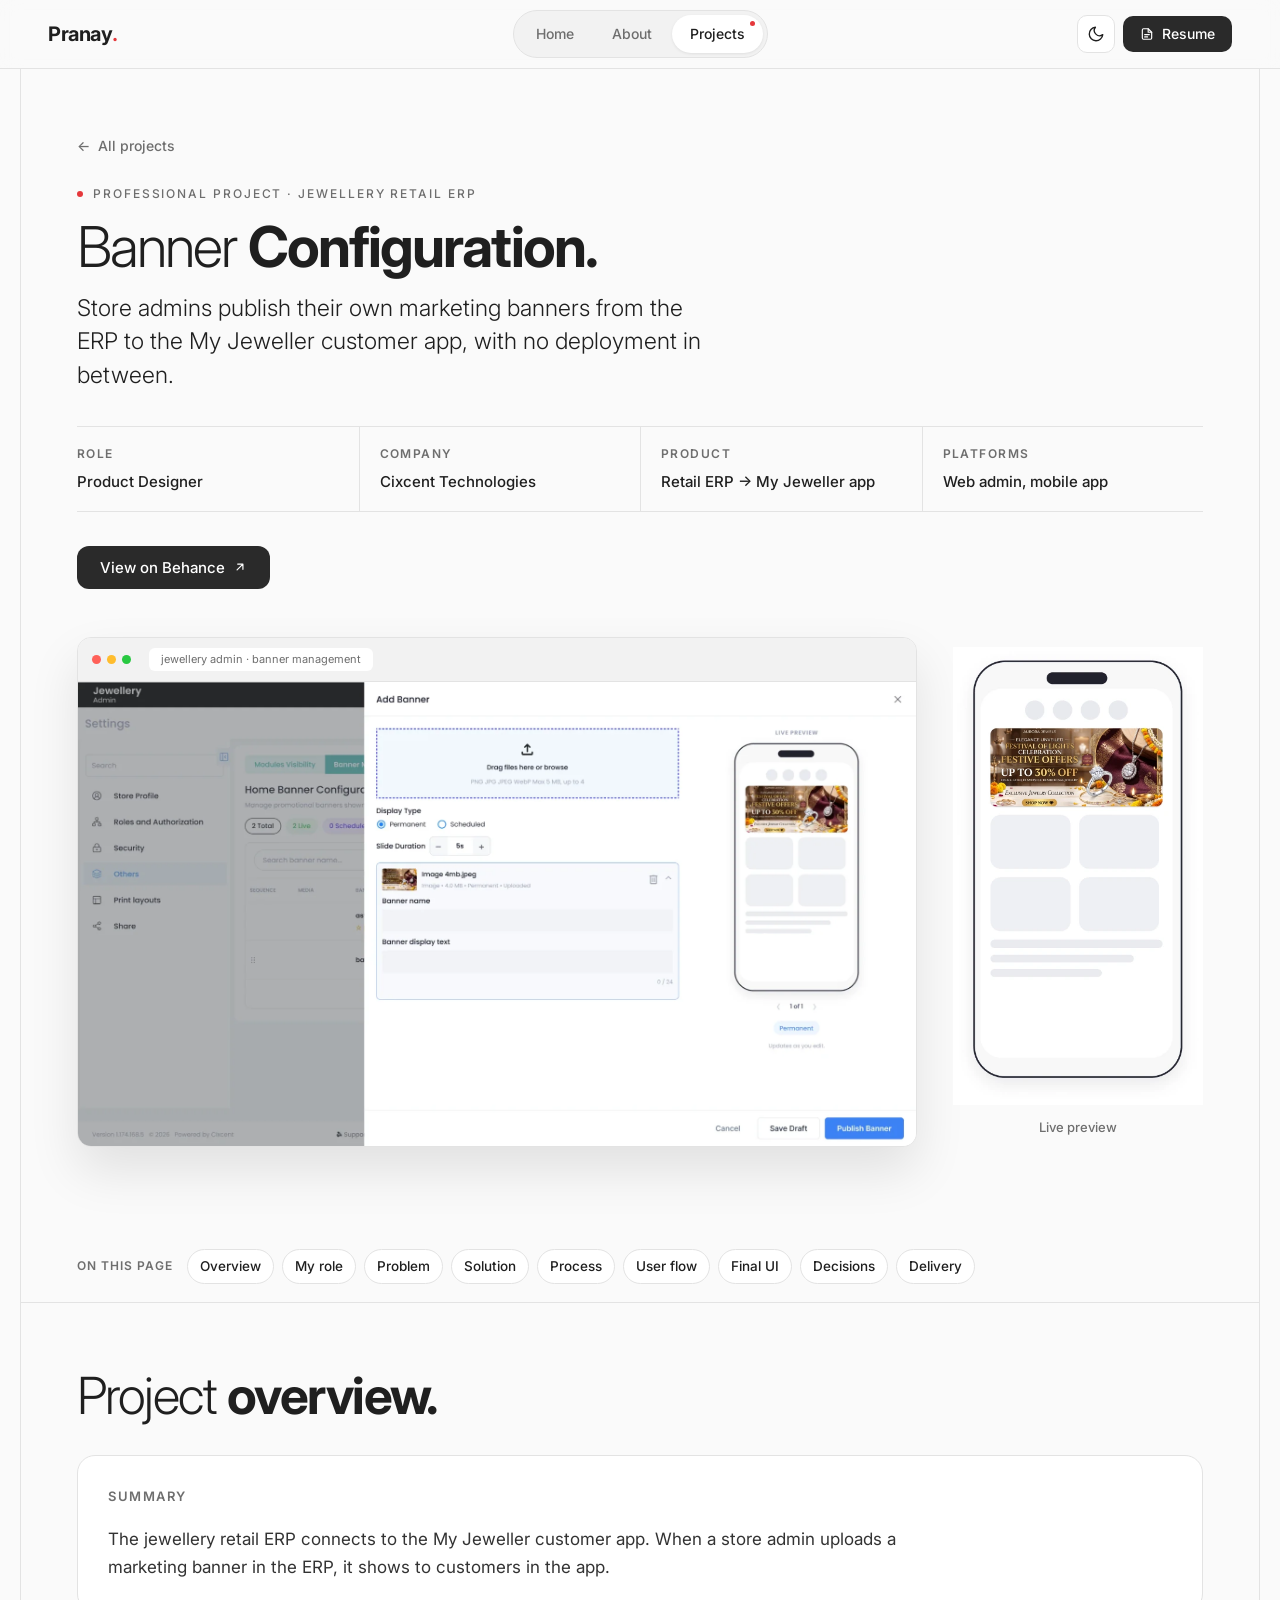
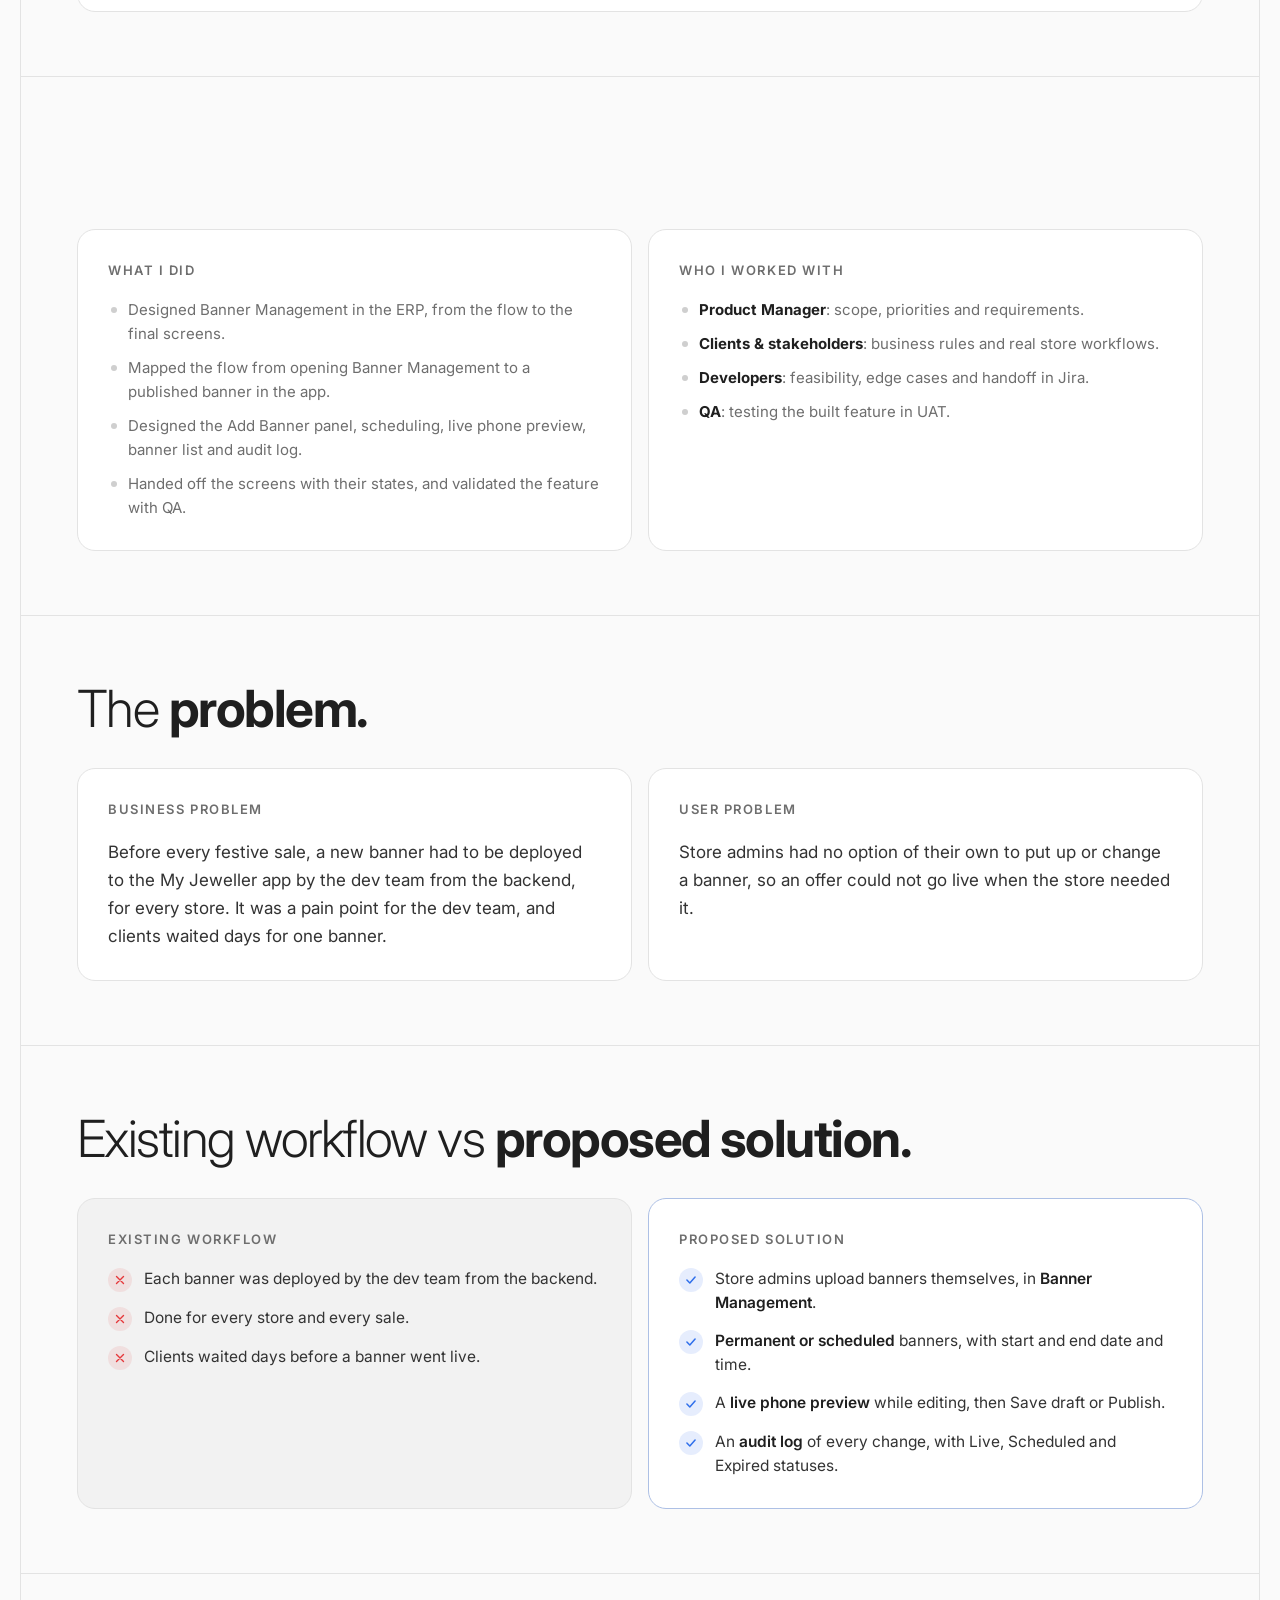
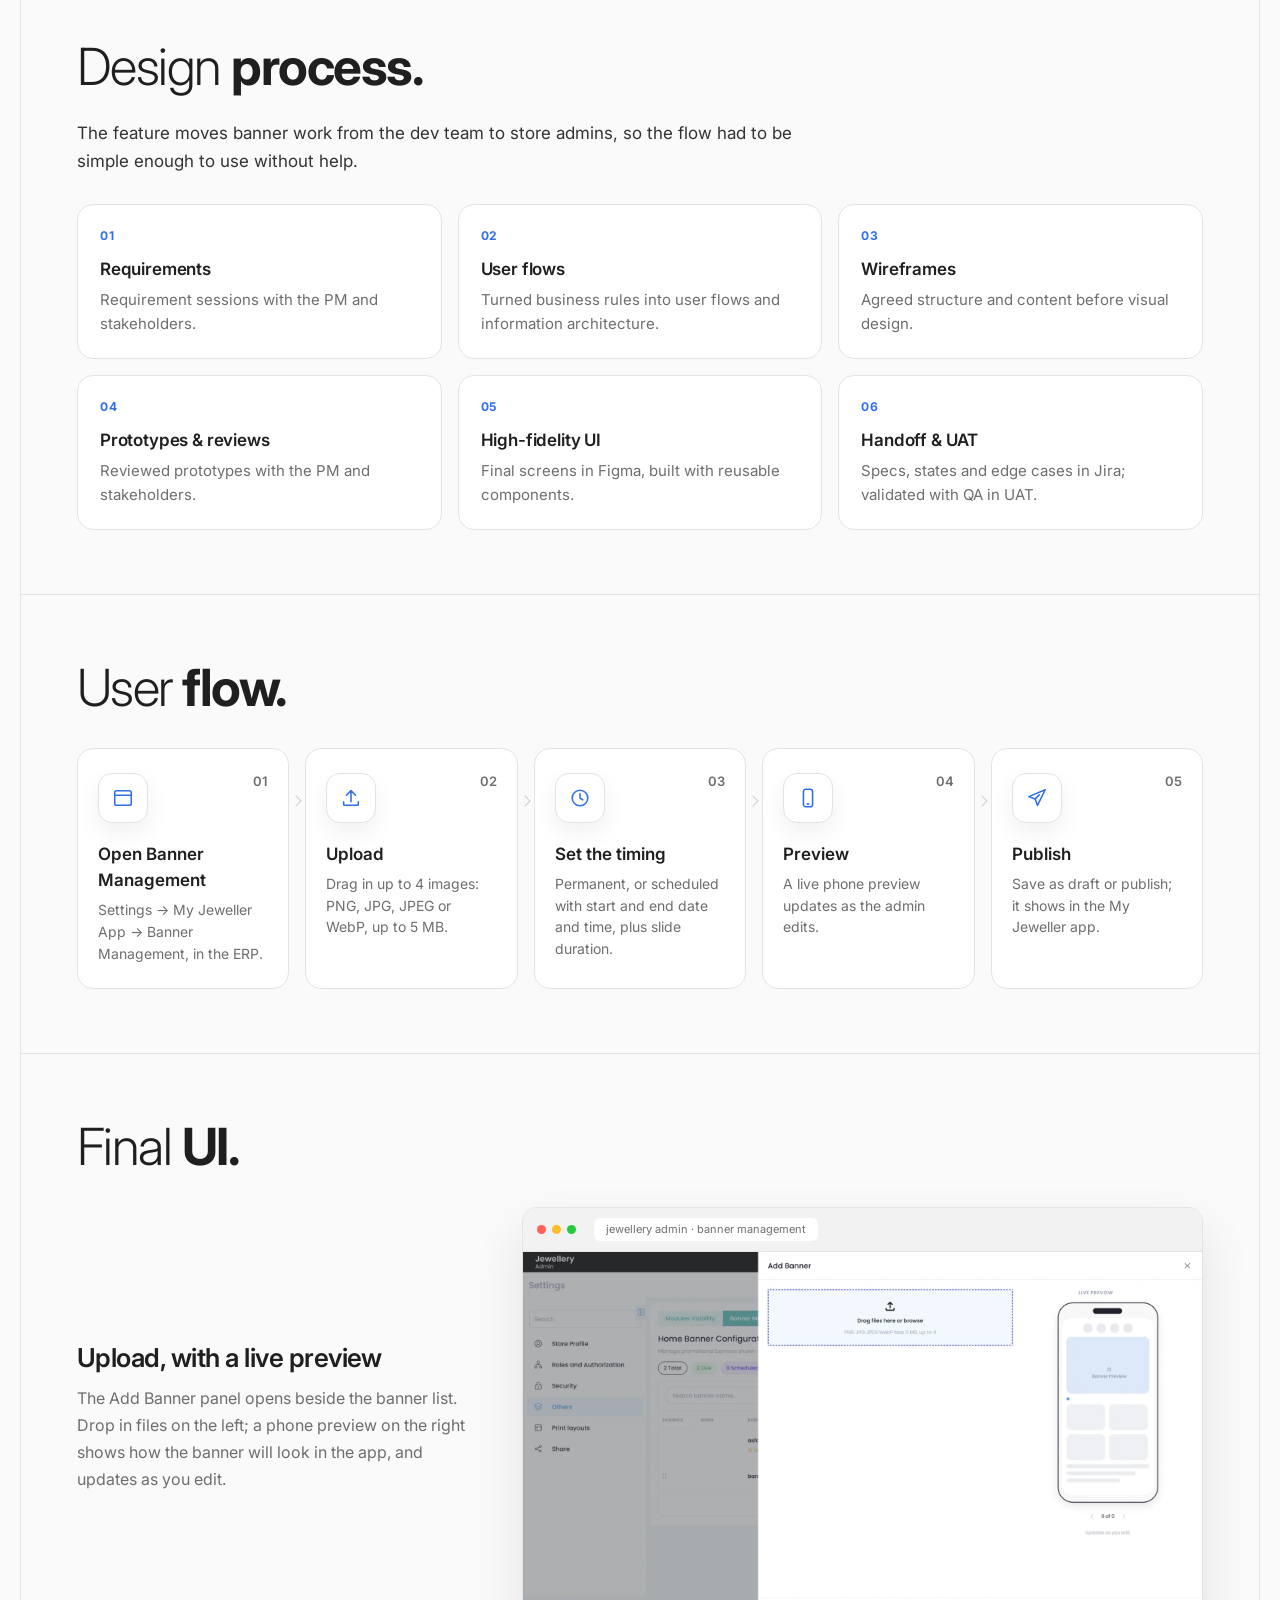
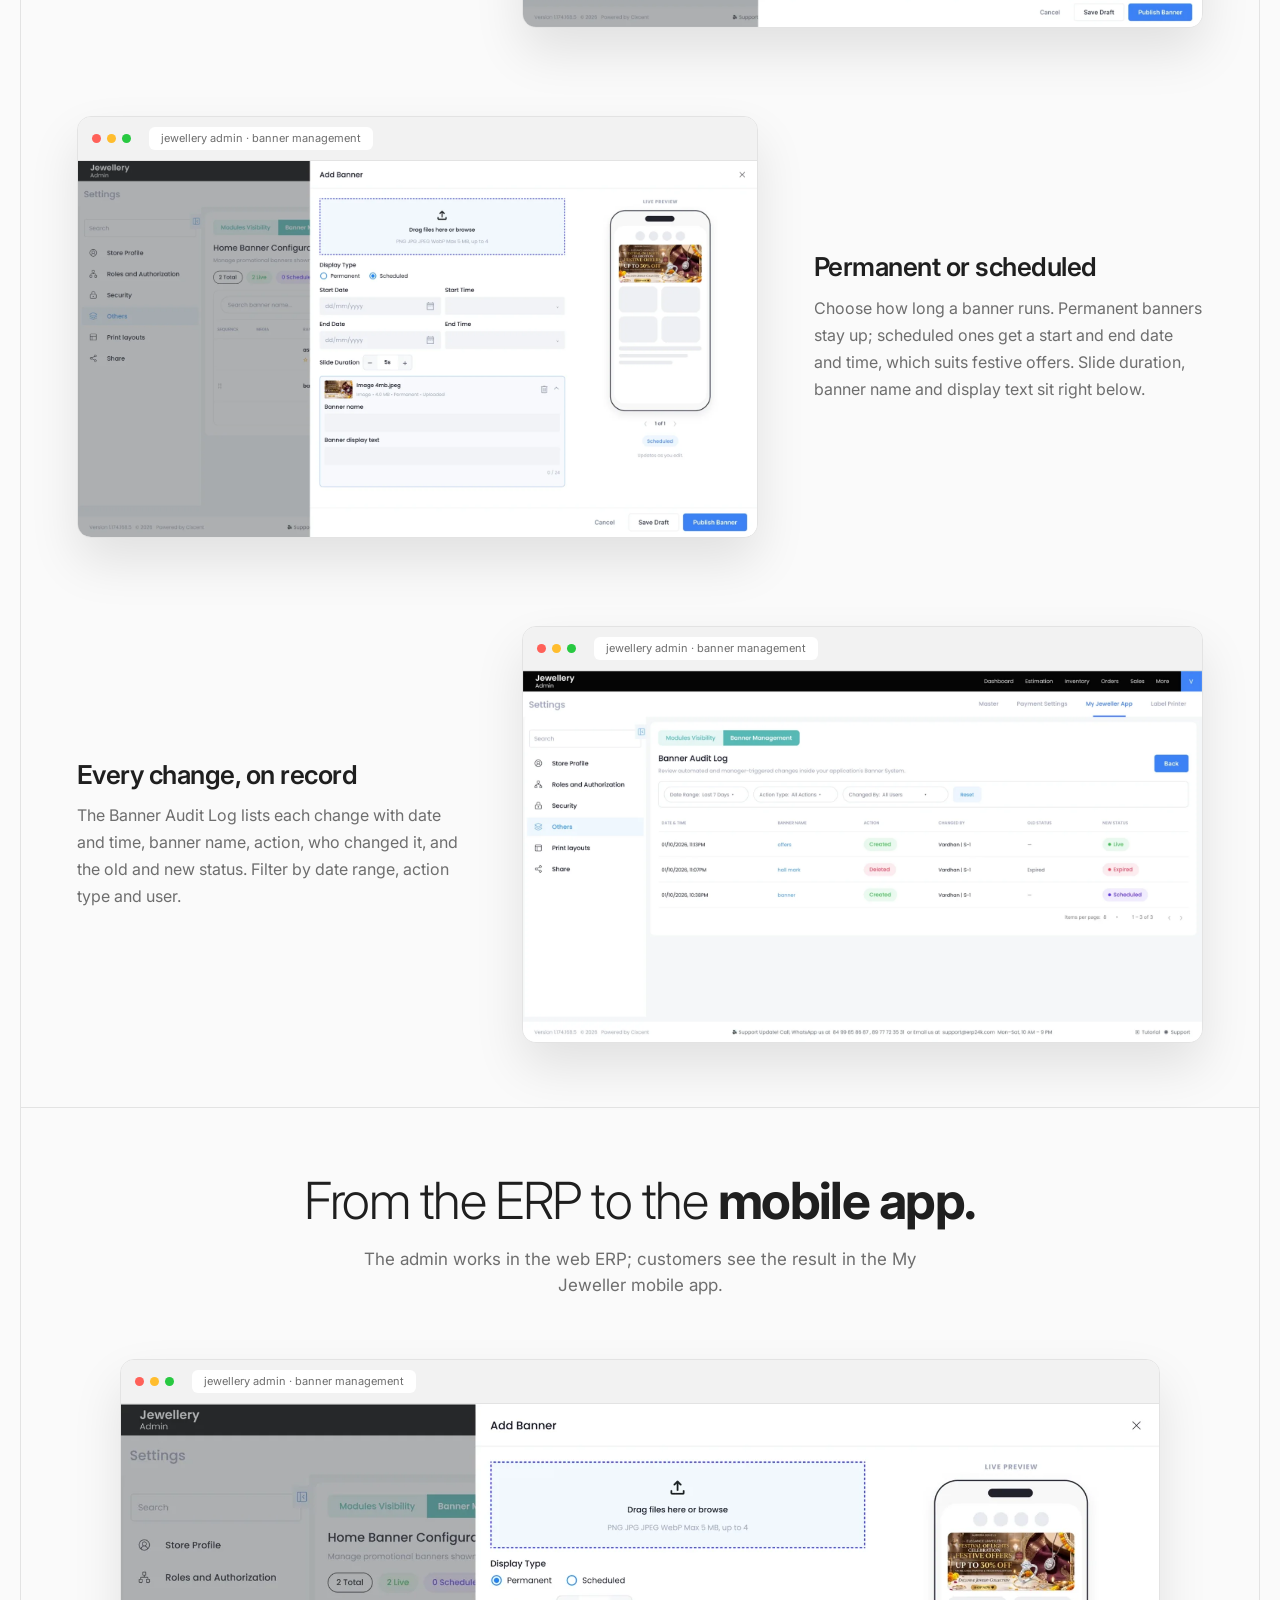
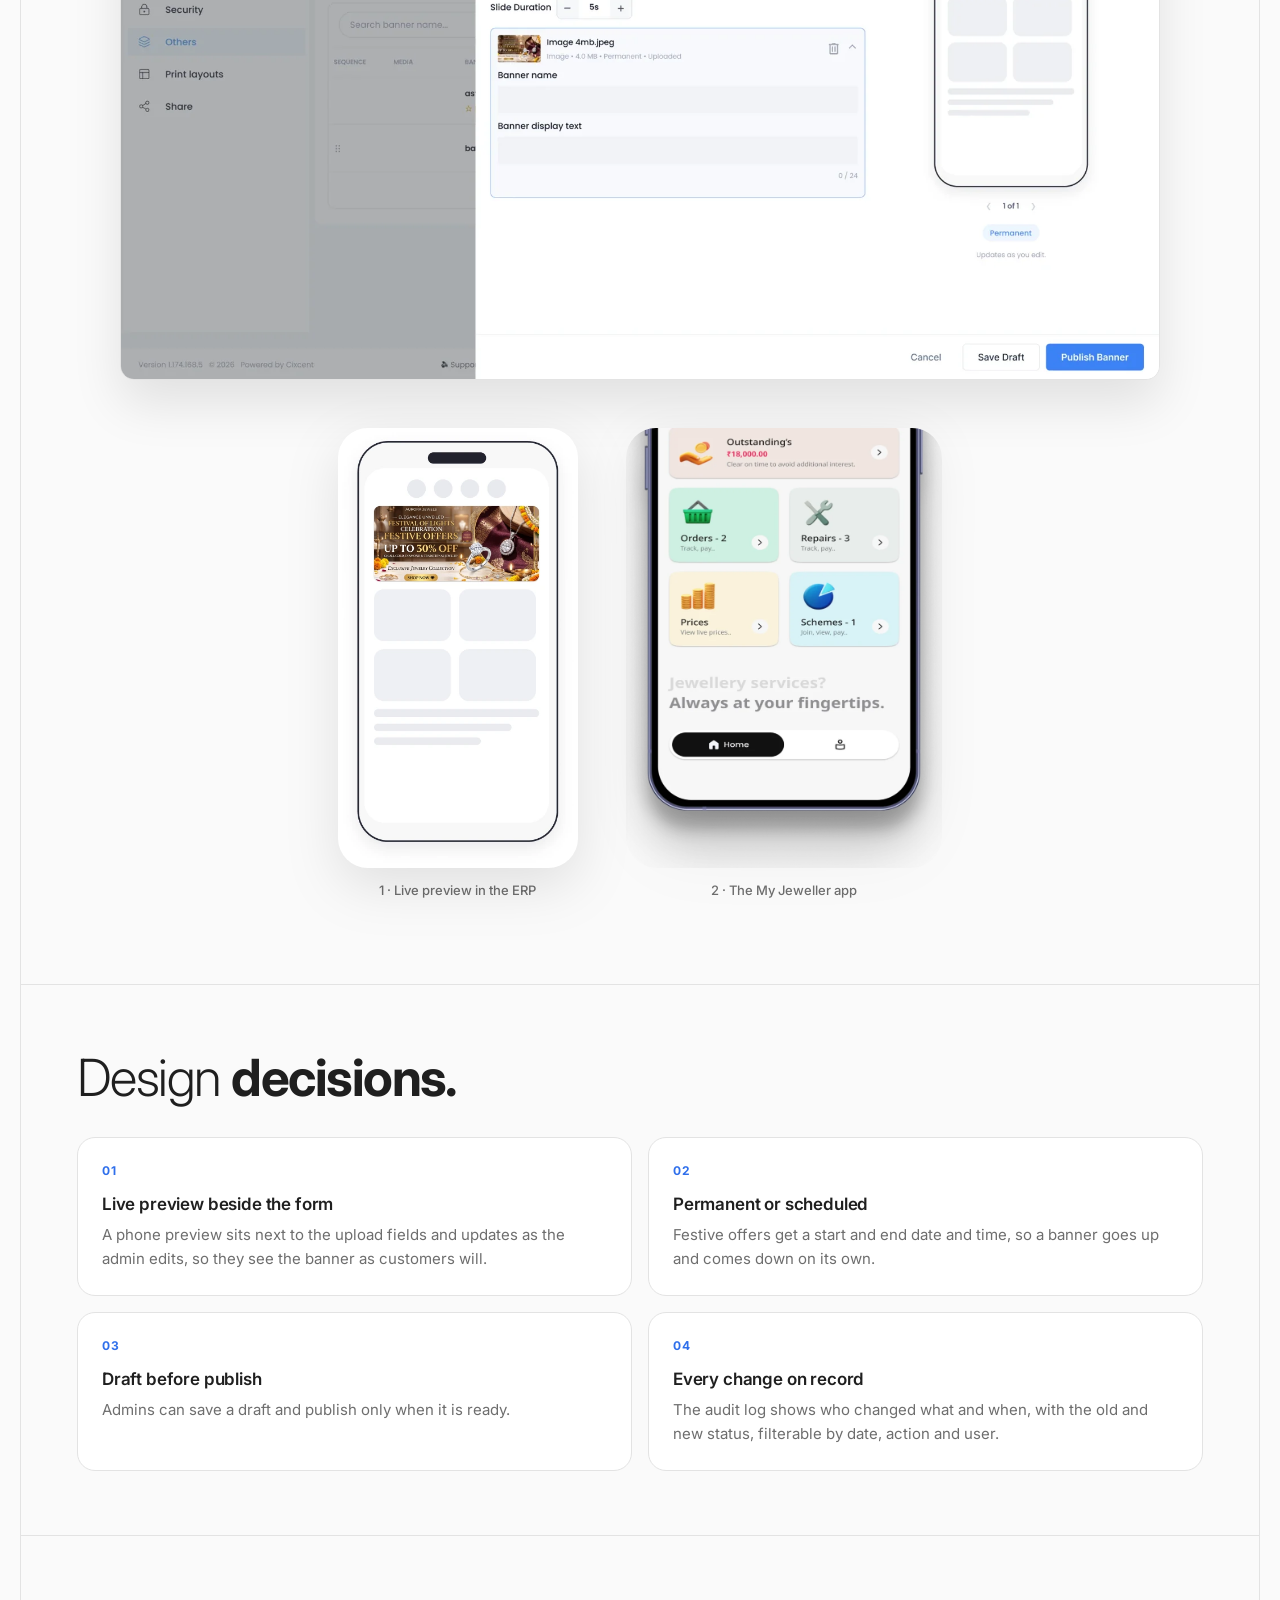
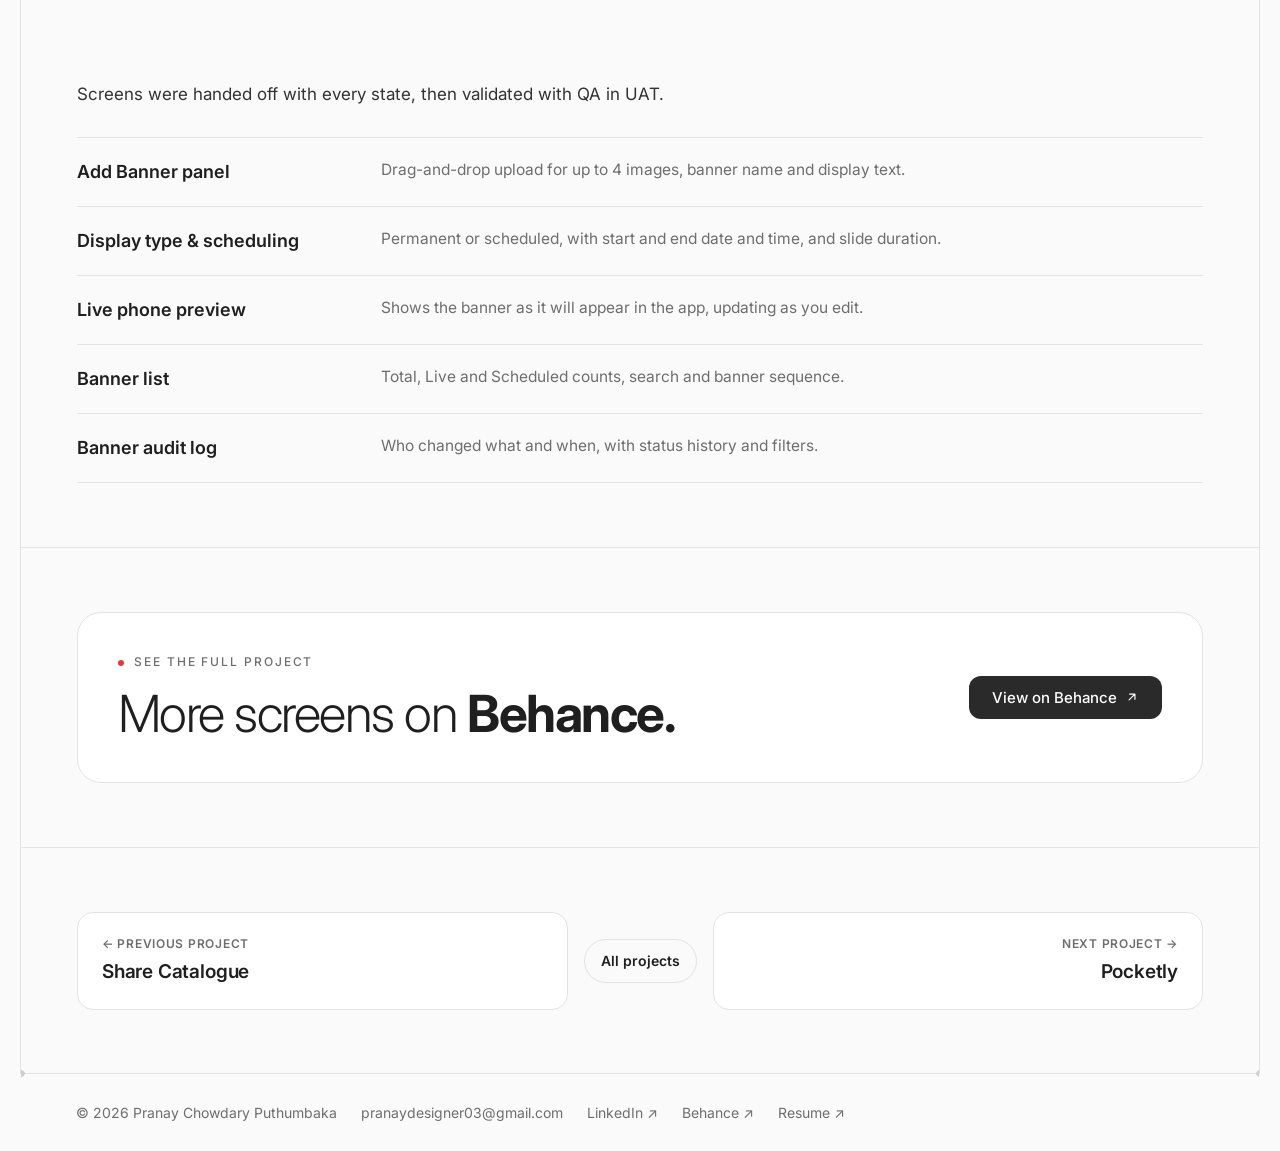
<file: banner-configuration.html>
<!DOCTYPE html>
<html lang="en">
<head>
  <meta charset="UTF-8">
  <meta name="viewport" content="width=device-width, initial-scale=1">
  <title>Banner Configuration · Case study · Pranay Chowdary Puthumbaka</title>
  <meta name="description" content="Banner Configuration: letting jewellery stores publish marketing banners from the ERP to the My Jeweller app. Designed by Pranay Chowdary Puthumbaka.">

  <!-- Theme init: runs before paint so there is no light/dark flash -->
  <script>
    (function () {
      var root = document.documentElement;
      var theme = null;
      try { theme = localStorage.getItem('pp-theme'); } catch (e) {}
      if (theme !== 'light' && theme !== 'dark') {
        theme = window.matchMedia && window.matchMedia('(prefers-color-scheme: dark)').matches ? 'dark' : 'light';
      }
      root.setAttribute('data-theme', theme);
      root.classList.add('js');
      var navIn = false; try { if (sessionStorage.getItem('pp-nav')) { navIn = true; sessionStorage.removeItem('pp-nav'); } } catch (e) {} try { if (window.name === 'pp-nav') { navIn = true; window.name = ''; } } catch (e) {} if (navIn) root.classList.add('nav-in', 'welcomed');
    })();
  </script>

  <!-- Font: Inter -->
  <link rel="preconnect" href="https://fonts.googleapis.com">
  <link rel="preconnect" href="https://fonts.gstatic.com" crossorigin>
  <link href="https://fonts.googleapis.com/css2?family=Caveat:wght@500;600&family=Inter:wght@300;400;500;600;700&display=swap" rel="stylesheet">

  <link rel="stylesheet" href="assets/css/styles.css">
</head>
<body>

  <!-- ============ NAVIGATION ============ -->
  <header class="nav">
    <div class="nav__inner">
      <a class="logo" href="index.html" aria-label="Pranay, home">Pranay<span>.</span></a>

      <nav class="nav__links" aria-label="Main">
        <a href="index.html">Home</a>
        <a href="about.html">About</a>
        <a href="projects.html" class="is-active">Projects</a>
      </nav>

      <div class="nav__actions">
        <button class="icon-btn" id="themeBtn" type="button" aria-label="Switch to dark theme">
          <svg class="icon-moon" width="18" height="18" viewBox="0 0 24 24" fill="none" stroke="currentColor" stroke-width="1.8" stroke-linecap="round" stroke-linejoin="round" aria-hidden="true"><path d="M21 12.8A9 9 0 1 1 11.2 3a7 7 0 0 0 9.8 9.8z"/></svg>
          <svg class="icon-sun" width="18" height="18" viewBox="0 0 24 24" fill="none" stroke="currentColor" stroke-width="1.8" stroke-linecap="round" aria-hidden="true"><circle cx="12" cy="12" r="4"/><path d="M12 2v2M12 20v2M4.9 4.9l1.4 1.4M17.7 17.7l1.4 1.4M2 12h2M20 12h2M4.9 19.1l1.4-1.4M17.7 6.3l1.4-1.4"/></svg>
        </button>
        <a class="btn btn--primary btn--sm btn--resume" href="https://drive.google.com/file/d/15YdlNEJKuUJEdSD5GdNVbuTQy5E2yW6C/view?usp=sharing" target="_blank" rel="noopener" aria-label="View or download my resume (opens Google Drive in a new tab)">
          <svg width="14" height="14" viewBox="0 0 24 24" fill="none" stroke="currentColor" stroke-width="2" stroke-linecap="round" stroke-linejoin="round" aria-hidden="true"><path d="M14 3H6a2 2 0 0 0-2 2v14a2 2 0 0 0 2 2h12a2 2 0 0 0 2-2V9z"/><path d="M14 3v6h6M8 13h8M8 17h5"/></svg>
          <span class="btn__label">Resume</span>
        </a>
      </div>
    </div>
  </header>

  <main class="frame cs">
    <section class="section cs-hero" aria-labelledby="cs-title">
      <a class="cs-back reveal" href="projects.html"><span aria-hidden="true">←</span> All projects</a>
      <p class="eyebrow reveal" style="--d:.05s">Professional project · Jewellery retail ERP</p>
      <h1 class="section-title section-title--xl reveal" id="cs-title" style="--d:.1s">Banner <strong>Configuration.</strong></h1>
      <p class="cs-hero__line reveal" style="--d:.18s">Store admins publish their own marketing banners from the ERP to the My Jeweller customer app, with no deployment in between.</p>
      <dl class="cs-facts reveal" style="--d:.24s">
        <div><dt>Role</dt><dd>Product Designer</dd></div>
        <div><dt>Company</dt><dd>Cixcent Technologies</dd></div>
        <div><dt>Product</dt><dd>Retail ERP → My Jeweller app</dd></div>
        <div><dt>Platforms</dt><dd>Web admin, mobile app</dd></div>
      </dl>
      <div class="hero__cta cs-hero__cta reveal" style="--d:.27s">
        <a class="btn btn--primary" href="https://www.behance.net/gallery/257078093/Banner-Configuration-Product-Design-Case-Study" target="_blank" rel="noopener">View on Behance <svg width="14" height="14" viewBox="0 0 24 24" fill="none" stroke="currentColor" stroke-width="2" stroke-linecap="round" stroke-linejoin="round" aria-hidden="true"><path d="M7 17 17 7M8 7h9v9"/></svg></a>
      </div>
      <div class="cs-hero__media cs-hero__media--mock cs-hero__media--lp reveal" style="--d:.3s">
        <div class="browser browser--hero"><div class="browser__bar" aria-hidden="true"><span></span><span></span><span></span><i>jewellery admin · banner management</i></div><img src="assets/images/projects/banner-config/add-banner-permanent.webp" width="1800" height="997" loading="lazy" alt="Add Banner panel in the ERP: an uploaded festive banner, display type, slide duration, and a live phone preview."></div>
        <figure class="cs-phonefig"><img src="assets/images/projects/banner-config/live-preview.webp" width="427" height="782" loading="lazy" alt="Live phone preview showing the festive offers banner as it will appear in the My Jeweller app."><figcaption>Live preview</figcaption></figure>
      </div>
    </section>
    <nav class="cs-toc" aria-label="Case study sections"><span class="cs-toc__label">On this page</span><ol><li><a href="#overview-title">Overview</a></li><li><a href="#role-title">My role</a></li><li><a href="#problem-title">Problem</a></li><li><a href="#workflow-title">Solution</a></li><li><a href="#process-title">Process</a></li><li><a href="#flow-title">User flow</a></li><li><a href="#screens-title">Final UI</a></li><li><a href="#decisions-title">Decisions</a></li><li><a href="#output-title">Delivery</a></li></ol></nav>


    <section class="section" aria-labelledby="overview-title">
      <div class="a-head"><h2 class="section-title a-title" id="overview-title">Project <strong>overview.</strong></h2></div>
      <div class="cs-card cs-card--wide"><h3 class="subhead">Summary</h3>
          <p>The jewellery retail ERP connects to the My Jeweller customer app. When a store admin uploads a marketing banner in the ERP, it shows to customers in the app.</p>
        </div>
    </section>
    <section class="section" aria-labelledby="role-title">
      <div class="a-head"><h2 class="section-title a-title" id="role-title">My <strong>role.</strong></h2></div>
      <div class="cs-split">
        <div class="cs-card"><h3 class="subhead">What I did</h3><ul class="xp__list"><li>Designed Banner Management in the ERP, from the flow to the final screens.</li><li>Mapped the flow from opening Banner Management to a published banner in the app.</li><li>Designed the Add Banner panel, scheduling, live phone preview, banner list and audit log.</li><li>Handed off the screens with their states, and validated the feature with QA.</li></ul></div>
        <div class="cs-card"><h3 class="subhead">Who I worked with</h3><ul class="xp__list"><li><strong>Product Manager</strong>: scope, priorities and requirements.</li><li><strong>Clients &amp; stakeholders</strong>: business rules and real store workflows.</li><li><strong>Developers</strong>: feasibility, edge cases and handoff in Jira.</li><li><strong>QA</strong>: testing the built feature in UAT.</li></ul></div>
      </div>
    </section>


    <section class="section" aria-labelledby="problem-title">
      <div class="a-head"><h2 class="section-title a-title" id="problem-title">The <strong>problem.</strong></h2></div>
      <div class="cs-split">
        <div class="cs-card"><h3 class="subhead">Business problem</h3><p>Before every festive sale, a new banner had to be deployed to the My Jeweller app by the dev team from the backend, for every store. It was a pain point for the dev team, and clients waited days for one banner.</p></div>
        <div class="cs-card"><h3 class="subhead">User problem</h3><p>Store admins had no option of their own to put up or change a banner, so an offer could not go live when the store needed it.</p></div>
      </div>
    </section>

    <section class="section" aria-labelledby="workflow-title">
      <div class="a-head"><h2 class="section-title a-title" id="workflow-title">Existing workflow vs <strong>proposed solution.</strong></h2></div>
      <div class="cs-compare">
        <div class="cs-card cs-compare__col cs-compare__col--before"><h3 class="subhead">Existing workflow</h3><ul class="cs-checks"><li><span class="cs-mark"><svg width="14" height="14" viewBox="0 0 24 24" fill="none" stroke="currentColor" stroke-width="2.4" stroke-linecap="round" aria-hidden="true"><path d="M6 6l12 12M18 6 6 18"/></svg></span><span>Each banner was deployed by the dev team from the backend.</span></li><li><span class="cs-mark"><svg width="14" height="14" viewBox="0 0 24 24" fill="none" stroke="currentColor" stroke-width="2.4" stroke-linecap="round" aria-hidden="true"><path d="M6 6l12 12M18 6 6 18"/></svg></span><span>Done for every store and every sale.</span></li><li><span class="cs-mark"><svg width="14" height="14" viewBox="0 0 24 24" fill="none" stroke="currentColor" stroke-width="2.4" stroke-linecap="round" aria-hidden="true"><path d="M6 6l12 12M18 6 6 18"/></svg></span><span>Clients waited days before a banner went live.</span></li></ul></div>
        <div class="cs-card cs-compare__col cs-compare__col--after"><h3 class="subhead">Proposed solution</h3><ul class="cs-checks"><li><span class="cs-mark"><svg width="14" height="14" viewBox="0 0 24 24" fill="none" stroke="currentColor" stroke-width="2.6" stroke-linecap="round" stroke-linejoin="round" aria-hidden="true"><path d="m5 12 5 5 9-10"/></svg></span><span>Store admins upload banners themselves, in <strong>Banner Management</strong>.</span></li><li><span class="cs-mark"><svg width="14" height="14" viewBox="0 0 24 24" fill="none" stroke="currentColor" stroke-width="2.6" stroke-linecap="round" stroke-linejoin="round" aria-hidden="true"><path d="m5 12 5 5 9-10"/></svg></span><span><strong>Permanent or scheduled</strong> banners, with start and end date and time.</span></li><li><span class="cs-mark"><svg width="14" height="14" viewBox="0 0 24 24" fill="none" stroke="currentColor" stroke-width="2.6" stroke-linecap="round" stroke-linejoin="round" aria-hidden="true"><path d="m5 12 5 5 9-10"/></svg></span><span>A <strong>live phone preview</strong> while editing, then Save draft or Publish.</span></li><li><span class="cs-mark"><svg width="14" height="14" viewBox="0 0 24 24" fill="none" stroke="currentColor" stroke-width="2.6" stroke-linecap="round" stroke-linejoin="round" aria-hidden="true"><path d="m5 12 5 5 9-10"/></svg></span><span>An <strong>audit log</strong> of every change, with Live, Scheduled and Expired statuses.</span></li></ul></div>
      </div>
    </section>

    <section class="section" aria-labelledby="process-title">
      <div class="a-head"><h2 class="section-title a-title" id="process-title">Design <strong>process.</strong></h2></div>
      <p class="cs-lead">The feature moves banner work from the dev team to store admins, so the flow had to be simple enough to use without help.</p>
      <ol class="cs-proc"><li class="cs-proc__item"><span class="cs-proc__num">01</span><h3>Requirements</h3><p>Requirement sessions with the PM and stakeholders.</p></li><li class="cs-proc__item"><span class="cs-proc__num">02</span><h3>User flows</h3><p>Turned business rules into user flows and information architecture.</p></li><li class="cs-proc__item"><span class="cs-proc__num">03</span><h3>Wireframes</h3><p>Agreed structure and content before visual design.</p></li><li class="cs-proc__item"><span class="cs-proc__num">04</span><h3>Prototypes &amp; reviews</h3><p>Reviewed prototypes with the PM and stakeholders.</p></li><li class="cs-proc__item"><span class="cs-proc__num">05</span><h3>High-fidelity UI</h3><p>Final screens in Figma, built with reusable components.</p></li><li class="cs-proc__item"><span class="cs-proc__num">06</span><h3>Handoff &amp; UAT</h3><p>Specs, states and edge cases in Jira; validated with QA in UAT.</p></li></ol>
    </section>

    <section class="section" aria-labelledby="flow-title">
      <div class="a-head"><h2 class="section-title a-title" id="flow-title">User <strong>flow.</strong></h2></div>
      <ol class="cs-steps"><li class="cs-step"><span class="icon-tile icon-tile--sm" aria-hidden="true"><svg width="22" height="22" viewBox="0 0 24 24" fill="none" stroke="currentColor" stroke-width="1.7" stroke-linecap="round" stroke-linejoin="round"><rect x="3" y="4" width="18" height="16" rx="2"/><path d="M3 9h18"/></svg></span><span class="cs-step__num">01</span><h3>Open Banner Management</h3><p>Settings → My Jeweller App → Banner Management, in the ERP.</p></li><li class="cs-step"><span class="icon-tile icon-tile--sm" aria-hidden="true"><svg width="22" height="22" viewBox="0 0 24 24" fill="none" stroke="currentColor" stroke-width="1.7" stroke-linecap="round" stroke-linejoin="round"><path d="M12 16V4M7 9l5-5 5 5"/><path d="M4 16v3a1 1 0 0 0 1 1h14a1 1 0 0 0 1-1v-3"/></svg></span><span class="cs-step__num">02</span><h3>Upload</h3><p>Drag in up to 4 images: PNG, JPG, JPEG or WebP, up to 5 MB.</p></li><li class="cs-step"><span class="icon-tile icon-tile--sm" aria-hidden="true"><svg width="22" height="22" viewBox="0 0 24 24" fill="none" stroke="currentColor" stroke-width="1.7" stroke-linecap="round" stroke-linejoin="round"><circle cx="12" cy="12" r="8.5"/><path d="M12 7.5V12l3 2"/></svg></span><span class="cs-step__num">03</span><h3>Set the timing</h3><p>Permanent, or scheduled with start and end date and time, plus slide duration.</p></li><li class="cs-step"><span class="icon-tile icon-tile--sm" aria-hidden="true"><svg width="22" height="22" viewBox="0 0 24 24" fill="none" stroke="currentColor" stroke-width="1.7" stroke-linecap="round" stroke-linejoin="round"><rect x="7" y="2.5" width="10" height="19" rx="2.5"/><path d="M11 18.5h2"/></svg></span><span class="cs-step__num">04</span><h3>Preview</h3><p>A live phone preview updates as the admin edits.</p></li><li class="cs-step"><span class="icon-tile icon-tile--sm" aria-hidden="true"><svg width="22" height="22" viewBox="0 0 24 24" fill="none" stroke="currentColor" stroke-width="1.7" stroke-linecap="round" stroke-linejoin="round"><path d="M21 3 3 10.5l7 2.5 2.5 7z"/><path d="m10 13 4.5-4.5"/></svg></span><span class="cs-step__num">05</span><h3>Publish</h3><p>Save as draft or publish; it shows in the My Jeweller app.</p></li></ol>
    </section>

    <section class="section" aria-labelledby="screens-title">
      <div class="a-head"><h2 class="section-title a-title" id="screens-title">Final <strong>UI.</strong></h2></div>
      <div class="cs-features">
        <article class="cs-feature">
          <div class="cs-feature__text"><h3>Upload, with a live preview</h3><p>The Add Banner panel opens beside the banner list. Drop in files on the left; a phone preview on the right shows how the banner will look in the app, and updates as you edit.</p></div>
          <div class="cs-feature__media"><div class="browser"><div class="browser__bar" aria-hidden="true"><span></span><span></span><span></span><i>jewellery admin · banner management</i></div><img src="assets/images/projects/banner-config/add-banner-empty.webp" width="1800" height="996" loading="lazy" alt="Empty Add Banner panel with a drag-and-drop area and an empty live phone preview."></div></div>
        </article>
        <article class="cs-feature cs-feature--flip">
          <div class="cs-feature__text"><h3>Permanent or scheduled</h3><p>Choose how long a banner runs. Permanent banners stay up; scheduled ones get a start and end date and time, which suits festive offers. Slide duration, banner name and display text sit right below.</p></div>
          <div class="cs-feature__media"><div class="browser"><div class="browser__bar" aria-hidden="true"><span></span><span></span><span></span><i>jewellery admin · banner management</i></div><img src="assets/images/projects/banner-config/add-banner-scheduled.webp" width="1800" height="997" loading="lazy" alt="Add Banner with Scheduled selected: start and end date and time, slide duration, banner name and display text."></div></div>
        </article>
        <article class="cs-feature">
          <div class="cs-feature__text"><h3>Every change, on record</h3><p>The Banner Audit Log lists each change with date and time, banner name, action, who changed it, and the old and new status. Filter by date range, action type and user.</p></div>
          <div class="cs-feature__media"><div class="browser"><div class="browser__bar" aria-hidden="true"><span></span><span></span><span></span><i>jewellery admin · banner management</i></div><img src="assets/images/projects/banner-config/audit-log.webp" width="1800" height="982" loading="lazy" alt="Banner Audit Log table with created and deleted actions and Live, Expired and Scheduled statuses."></div></div>
        </article>
      </div>
    </section>

    <section class="section cs-center" aria-labelledby="devices-title">
      <h2 class="section-title a-title" id="devices-title">From the ERP to the <strong>mobile app.</strong></h2>
      <p class="a-lead">The admin works in the web ERP; customers see the result in the My Jeweller mobile app.</p>
      <div class="cs-devices cs-devices--mock">
        <div class="browser browser--device"><div class="browser__bar" aria-hidden="true"><span></span><span></span><span></span><i>jewellery admin · banner management</i></div><img src="assets/images/projects/banner-config/add-banner-permanent.webp" width="1800" height="997" loading="lazy" alt="The banner being configured in the ERP."></div>
        <div class="cs-phones">
          <figure class="cs-phonefig"><img src="assets/images/projects/banner-config/live-preview.webp" width="427" height="782" loading="lazy" alt="Live preview of the festive banner on a phone."><figcaption>1 · Live preview in the ERP</figcaption></figure>
          <figure class="cs-phonefig"><img src="assets/images/projects/banner-config/app-home.webp" width="783" height="1089" loading="lazy" alt="My Jeweller app home with Outstanding, Orders, Repairs, Prices and Schemes."><figcaption>2 · The My Jeweller app</figcaption></figure>
        </div>
      </div>
    </section>

    <section class="section" aria-labelledby="decisions-title">
      <div class="a-head"><h2 class="section-title a-title" id="decisions-title">Design <strong>decisions.</strong></h2></div>
      <div class="cs-decs"><div class="cs-card cs-dec"><span class="cs-dec__num">01</span><h3>Live preview beside the form</h3><p>A phone preview sits next to the upload fields and updates as the admin edits, so they see the banner as customers will.</p></div><div class="cs-card cs-dec"><span class="cs-dec__num">02</span><h3>Permanent or scheduled</h3><p>Festive offers get a start and end date and time, so a banner goes up and comes down on its own.</p></div><div class="cs-card cs-dec"><span class="cs-dec__num">03</span><h3>Draft before publish</h3><p>Admins can save a draft and publish only when it is ready.</p></div><div class="cs-card cs-dec"><span class="cs-dec__num">04</span><h3>Every change on record</h3><p>The audit log shows who changed what and when, with the old and new status, filterable by date, action and user.</p></div></div>
    </section>

    <section class="section" aria-labelledby="output-title">
      <div class="a-head"><h2 class="section-title a-title" id="output-title">Implementation &amp; <strong>delivery.</strong></h2></div>
      <p class="cs-lead">Screens were handed off with every state, then validated with QA in UAT.</p>
      <ul class="cs-delivered">
        <li><strong>Add Banner panel</strong><span>Drag-and-drop upload for up to 4 images, banner name and display text.</span></li>
        <li><strong>Display type &amp; scheduling</strong><span>Permanent or scheduled, with start and end date and time, and slide duration.</span></li>
        <li><strong>Live phone preview</strong><span>Shows the banner as it will appear in the app, updating as you edit.</span></li>
        <li><strong>Banner list</strong><span>Total, Live and Scheduled counts, search and banner sequence.</span></li>
        <li><strong>Banner audit log</strong><span>Who changed what and when, with status history and filters.</span></li>
      </ul>
    </section>

    <section class="section cs-next" aria-label="More">
      <div class="cs-next__card">
        <div>
          <p class="eyebrow">See the full project</p>
          <h2 class="section-title a-title">More screens on <strong>Behance.</strong></h2>
        </div>
        <div class="hero__cta">
          <a class="btn btn--primary" href="https://www.behance.net/gallery/257078093/Banner-Configuration-Product-Design-Case-Study" target="_blank" rel="noopener">View on Behance <svg width="14" height="14" viewBox="0 0 24 24" fill="none" stroke="currentColor" stroke-width="2" stroke-linecap="round" stroke-linejoin="round" aria-hidden="true"><path d="M7 17 17 7M8 7h9v9"/></svg></a>
        </div>
      </div>
    </section>
    <nav class="section pn" aria-label="More projects">
      <a class="pn__cell pn__cell--prev" href="share-catalogue.html"><span class="pn__label">← Previous project </span><span class="pn__name">Share Catalogue</span></a>
      <a class="pn__all" href="projects.html">All projects</a>
      <a class="pn__cell pn__cell--next" href="pocketly.html"><span class="pn__label"> Next project →</span><span class="pn__name">Pocketly</span></a>
    </nav>
  </main>

  <footer class="footer">
    <div class="footer__inner">
      <span>© 2026 Pranay Chowdary Puthumbaka</span>
      <a href="mailto:pranaydesigner03@gmail.com">pranaydesigner03@gmail.com</a>
      <a href="https://www.linkedin.com/in/pranay-chowdary-puthumbaka-728284301/" target="_blank" rel="noopener">LinkedIn ↗</a>
      <a href="https://www.behance.net/pranayputhumb" target="_blank" rel="noopener">Behance ↗</a>
      <a href="https://drive.google.com/file/d/15YdlNEJKuUJEdSD5GdNVbuTQy5E2yW6C/view?usp=sharing" target="_blank" rel="noopener">Resume ↗</a>
    </div>
  </footer>

  <script src="assets/js/main.js"></script>
</body>
</html>
</file>
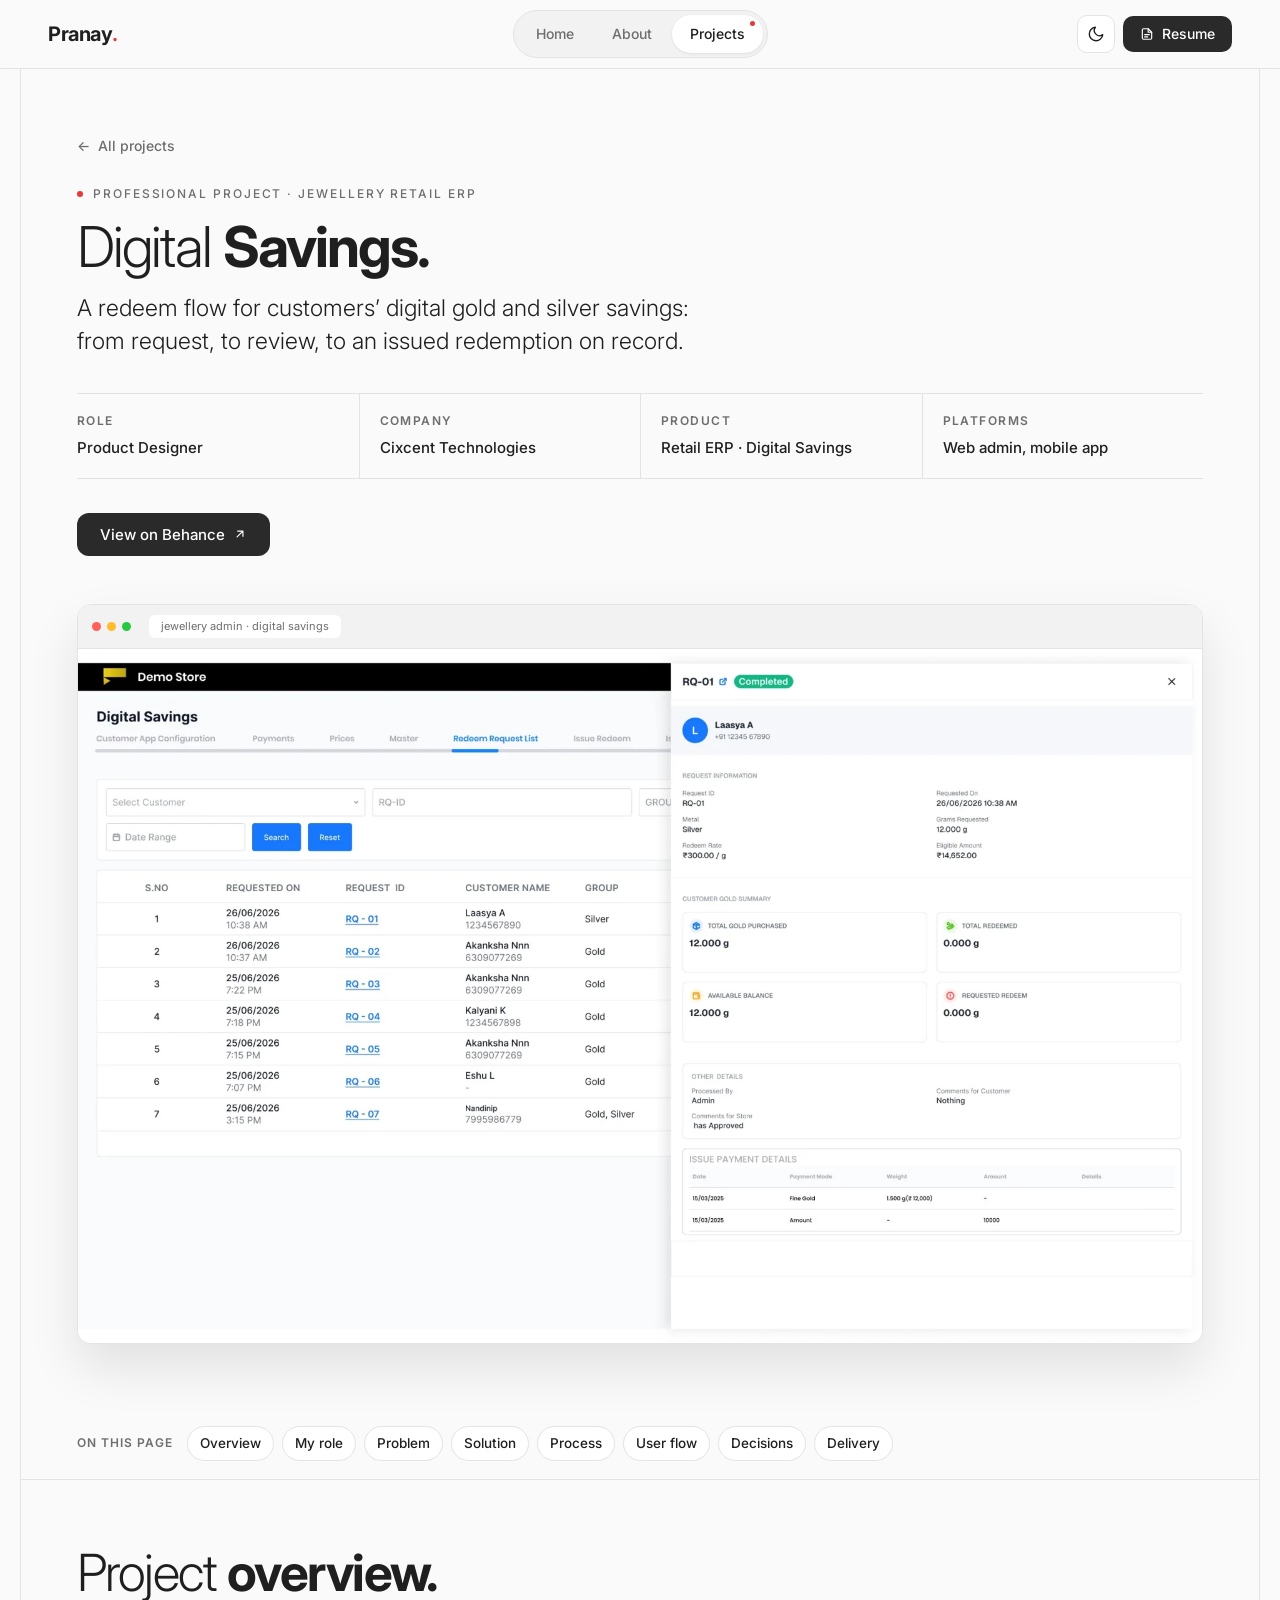
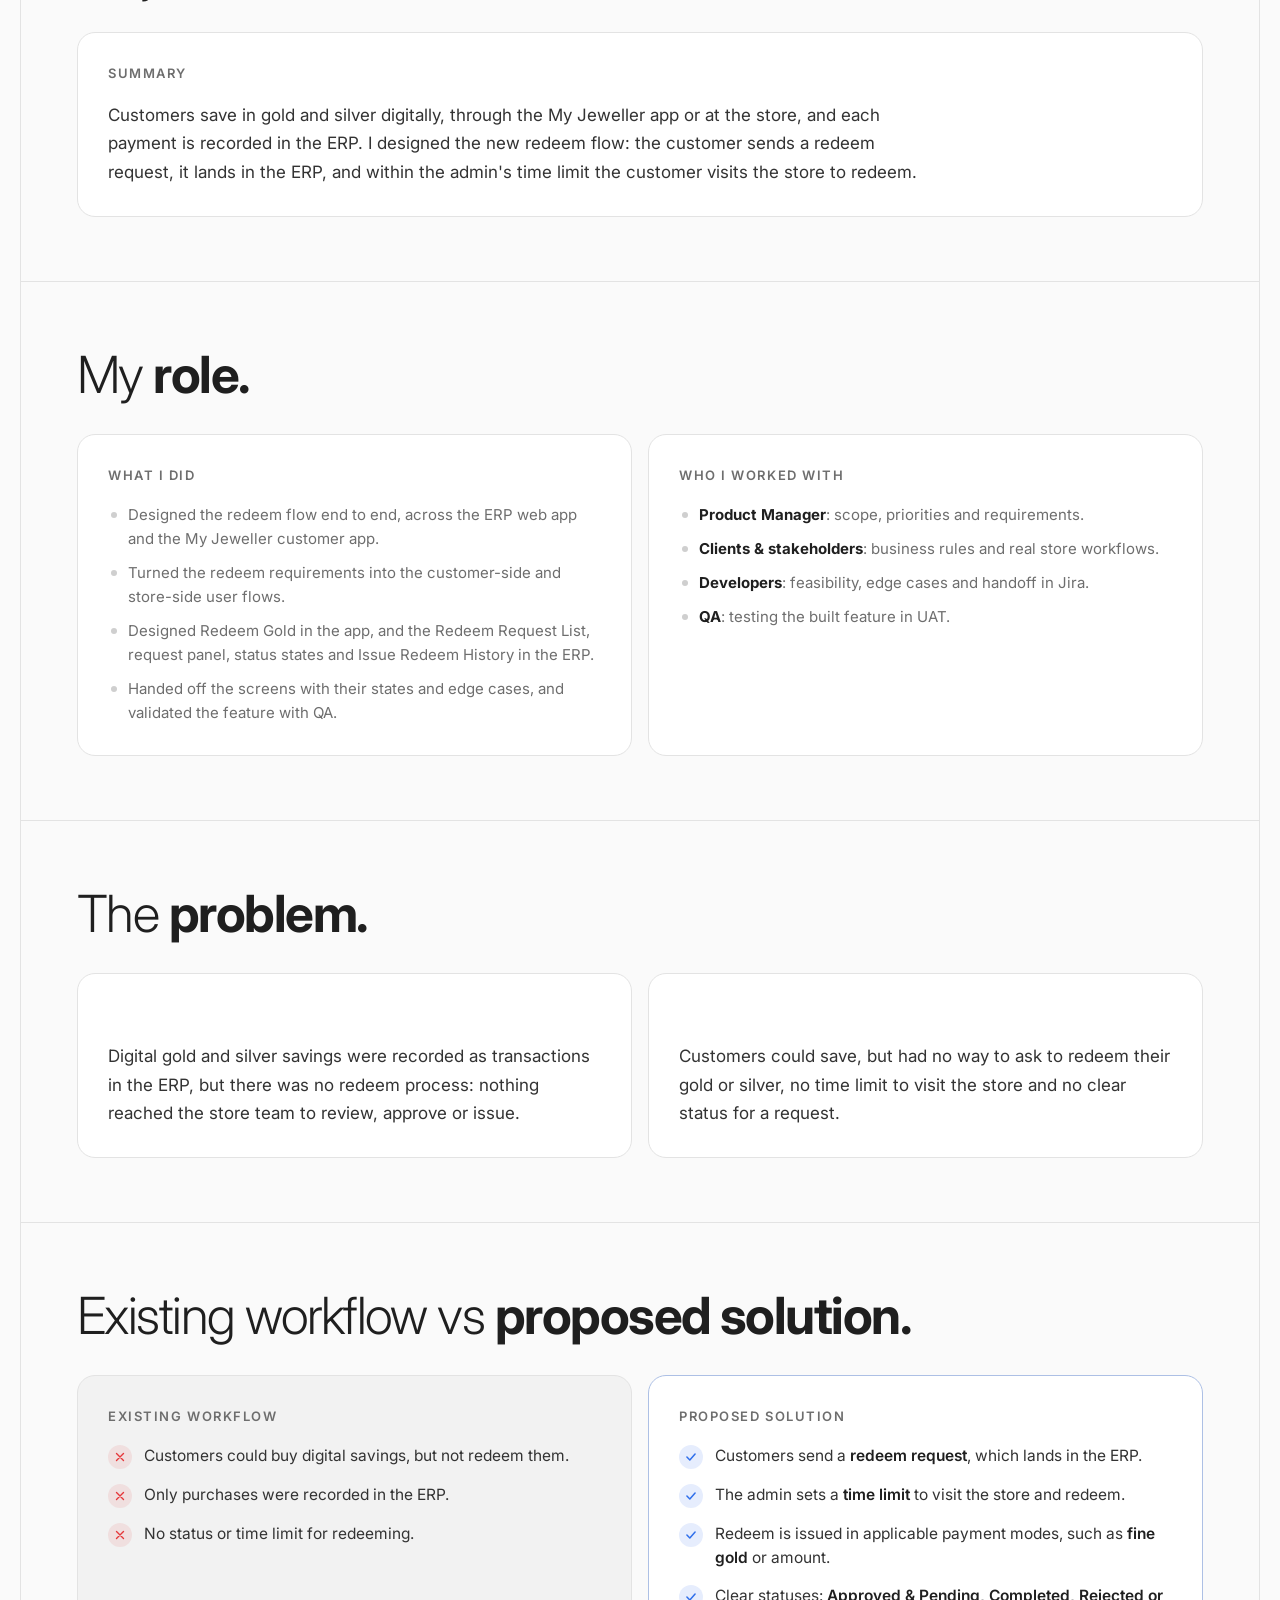
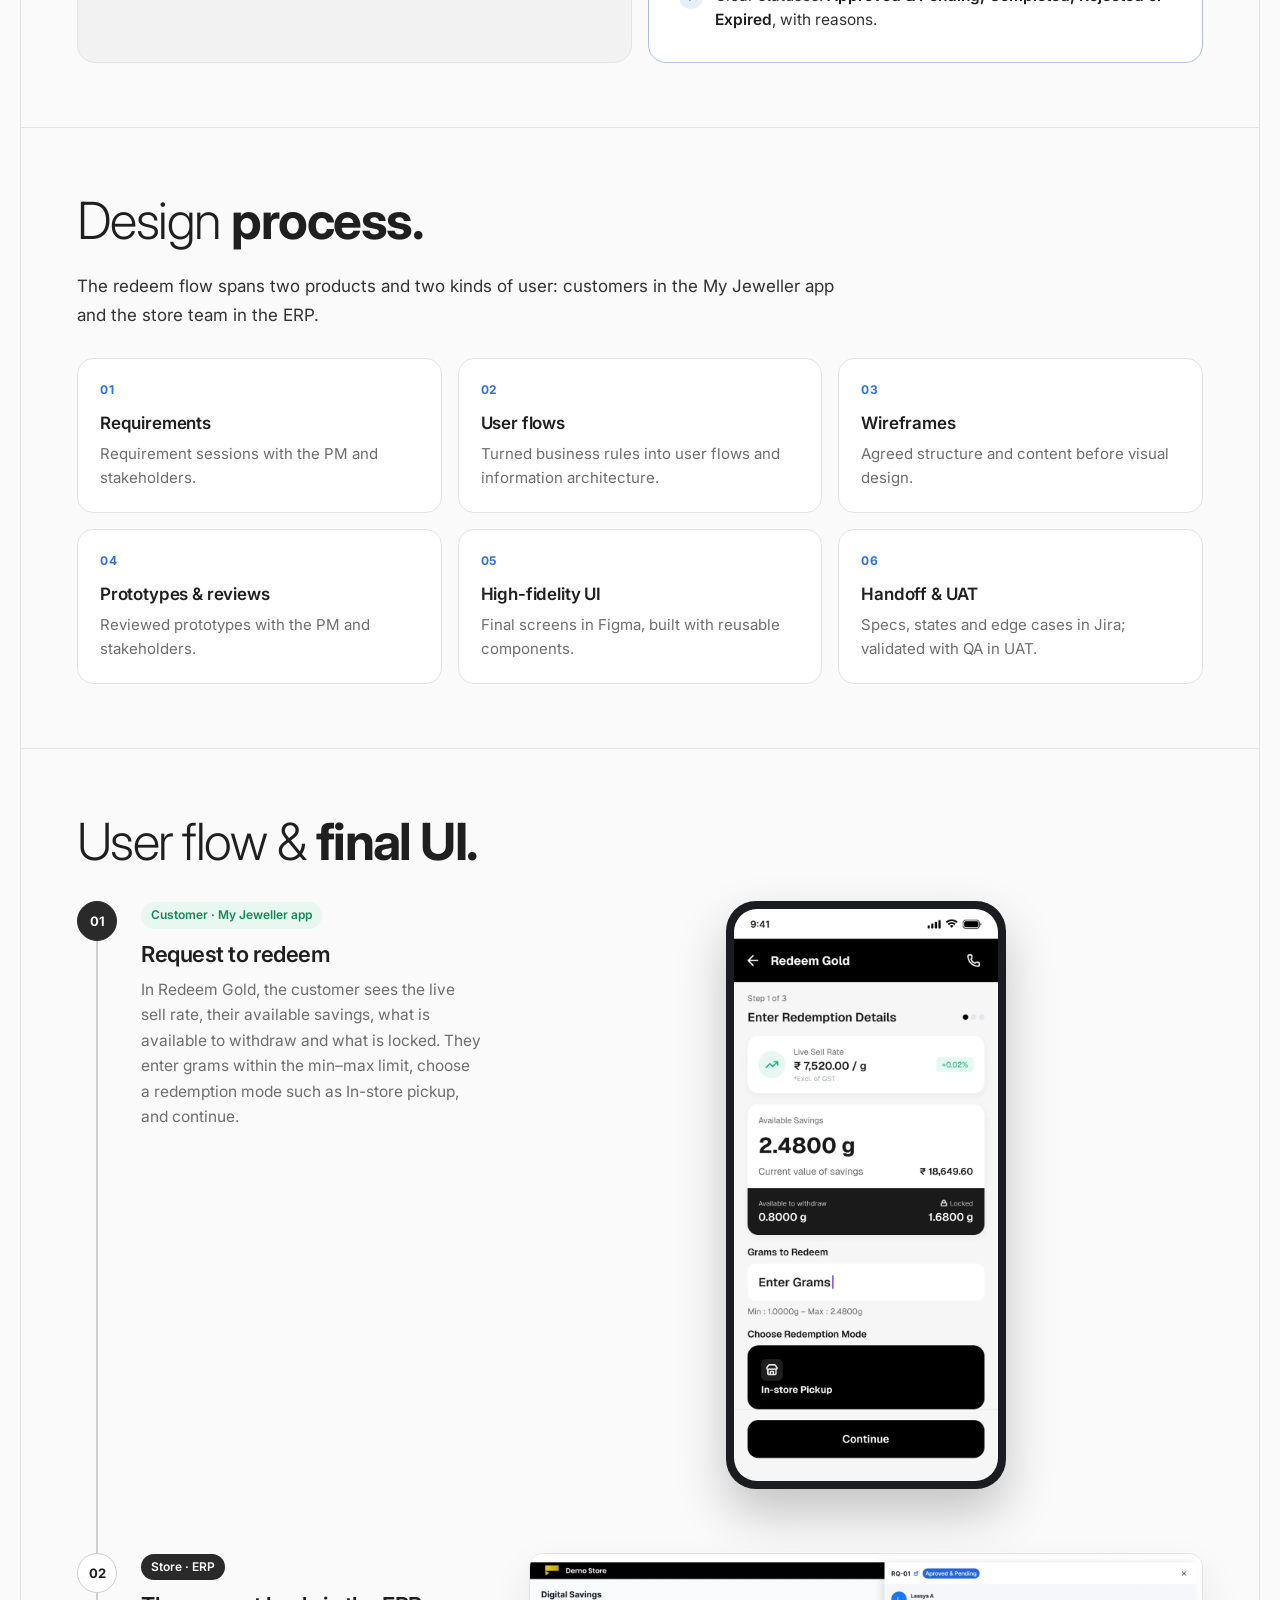
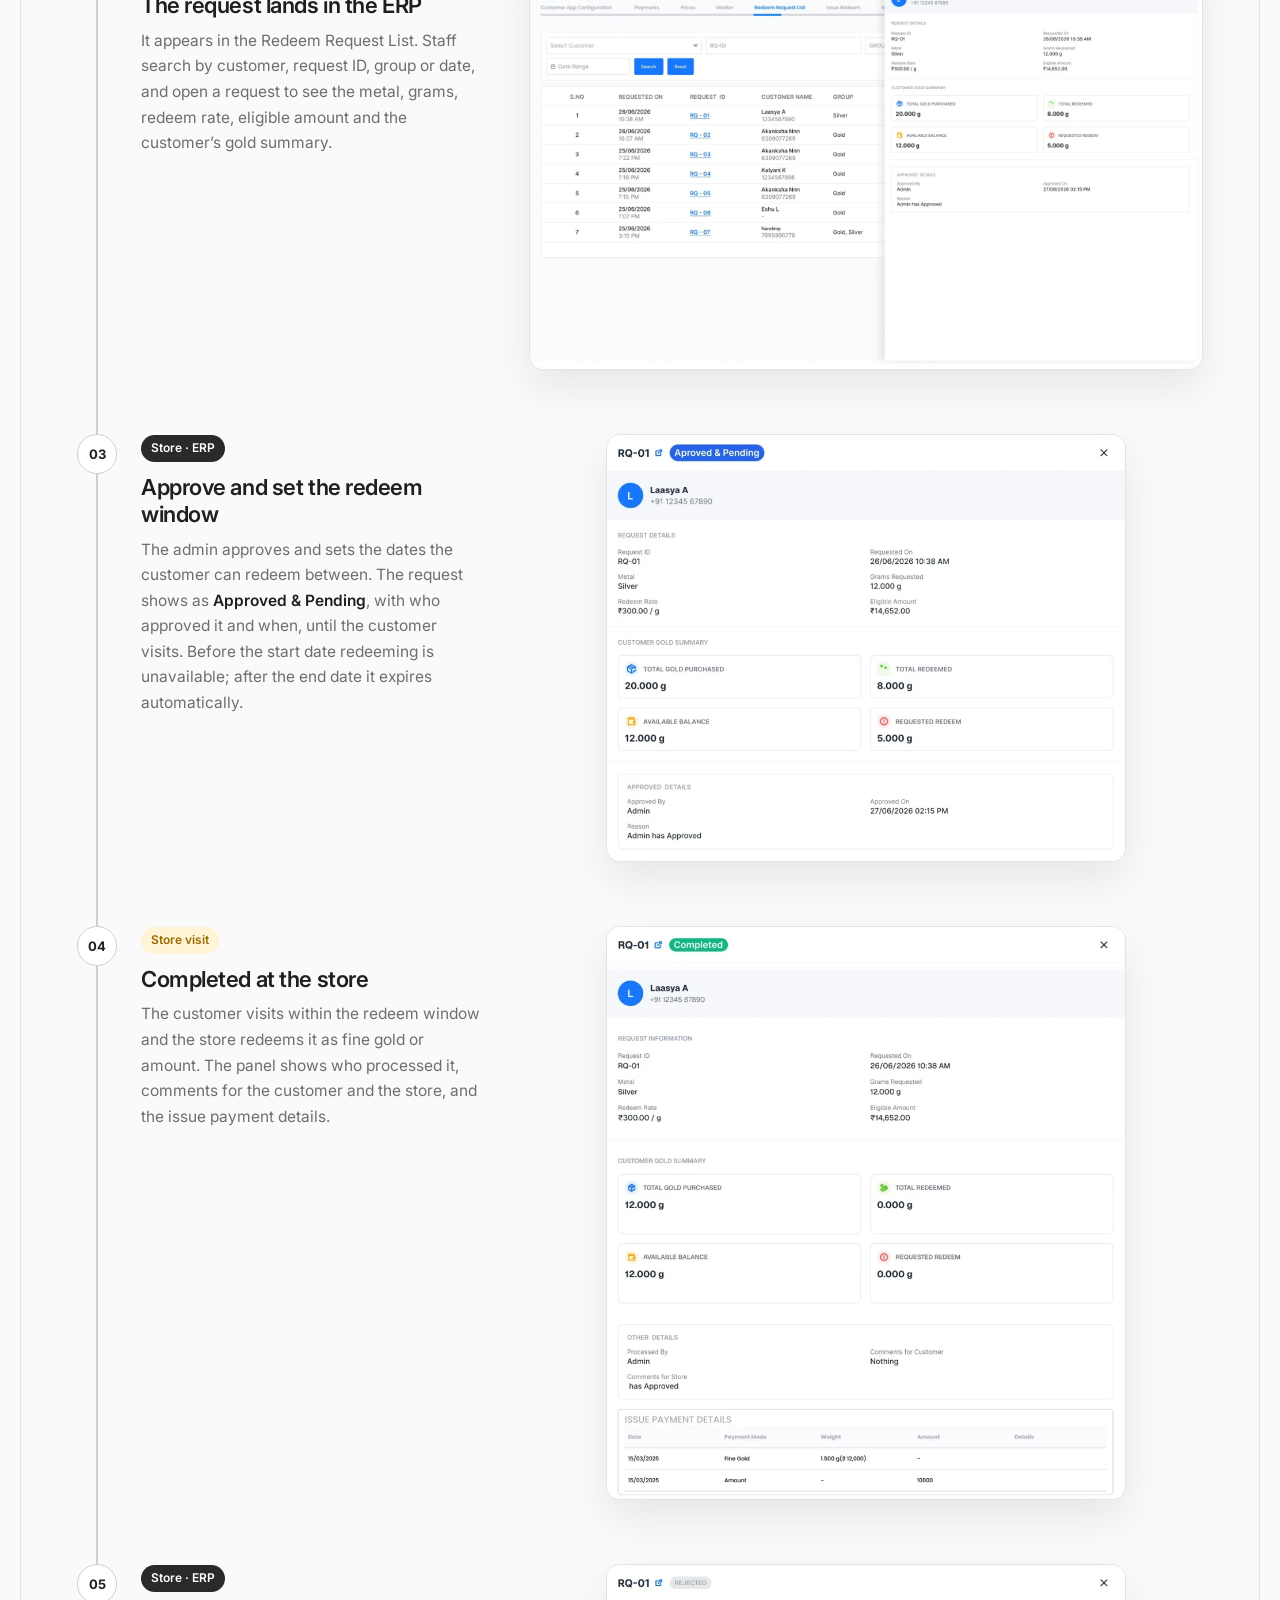
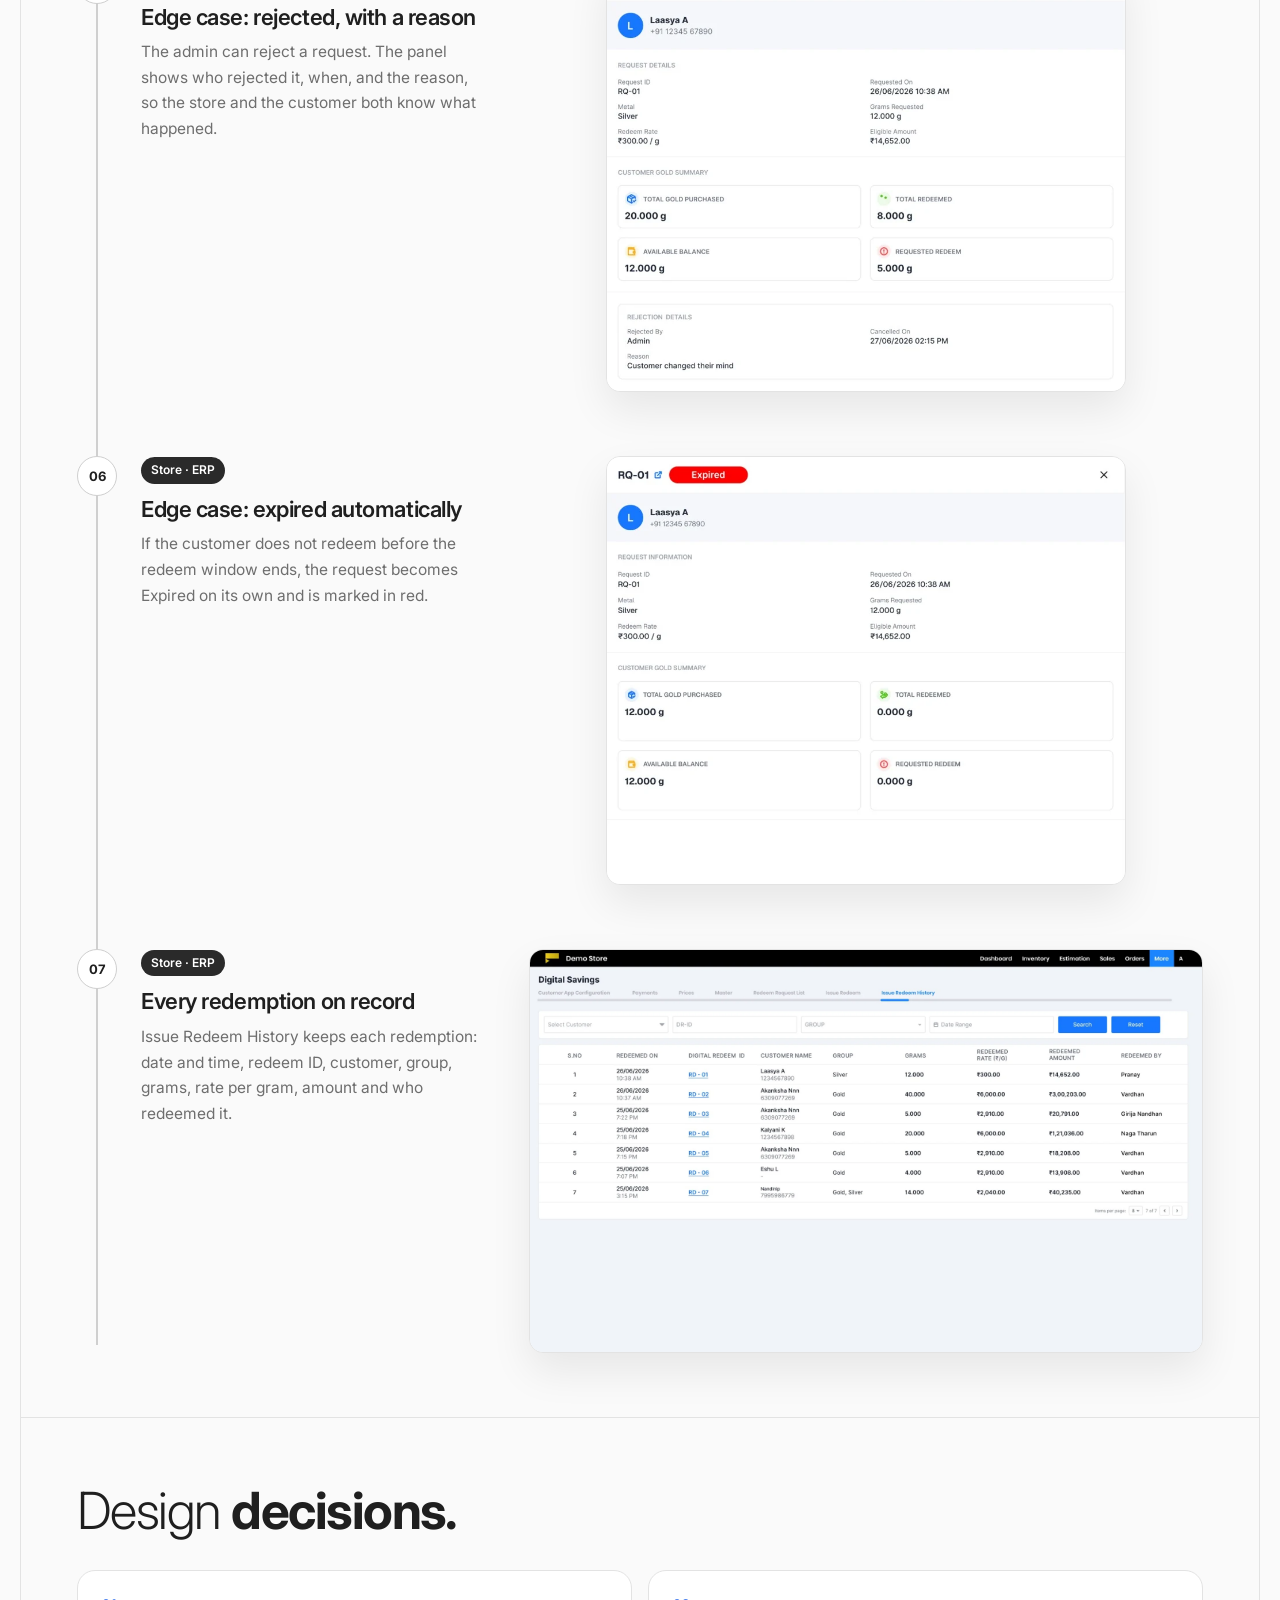
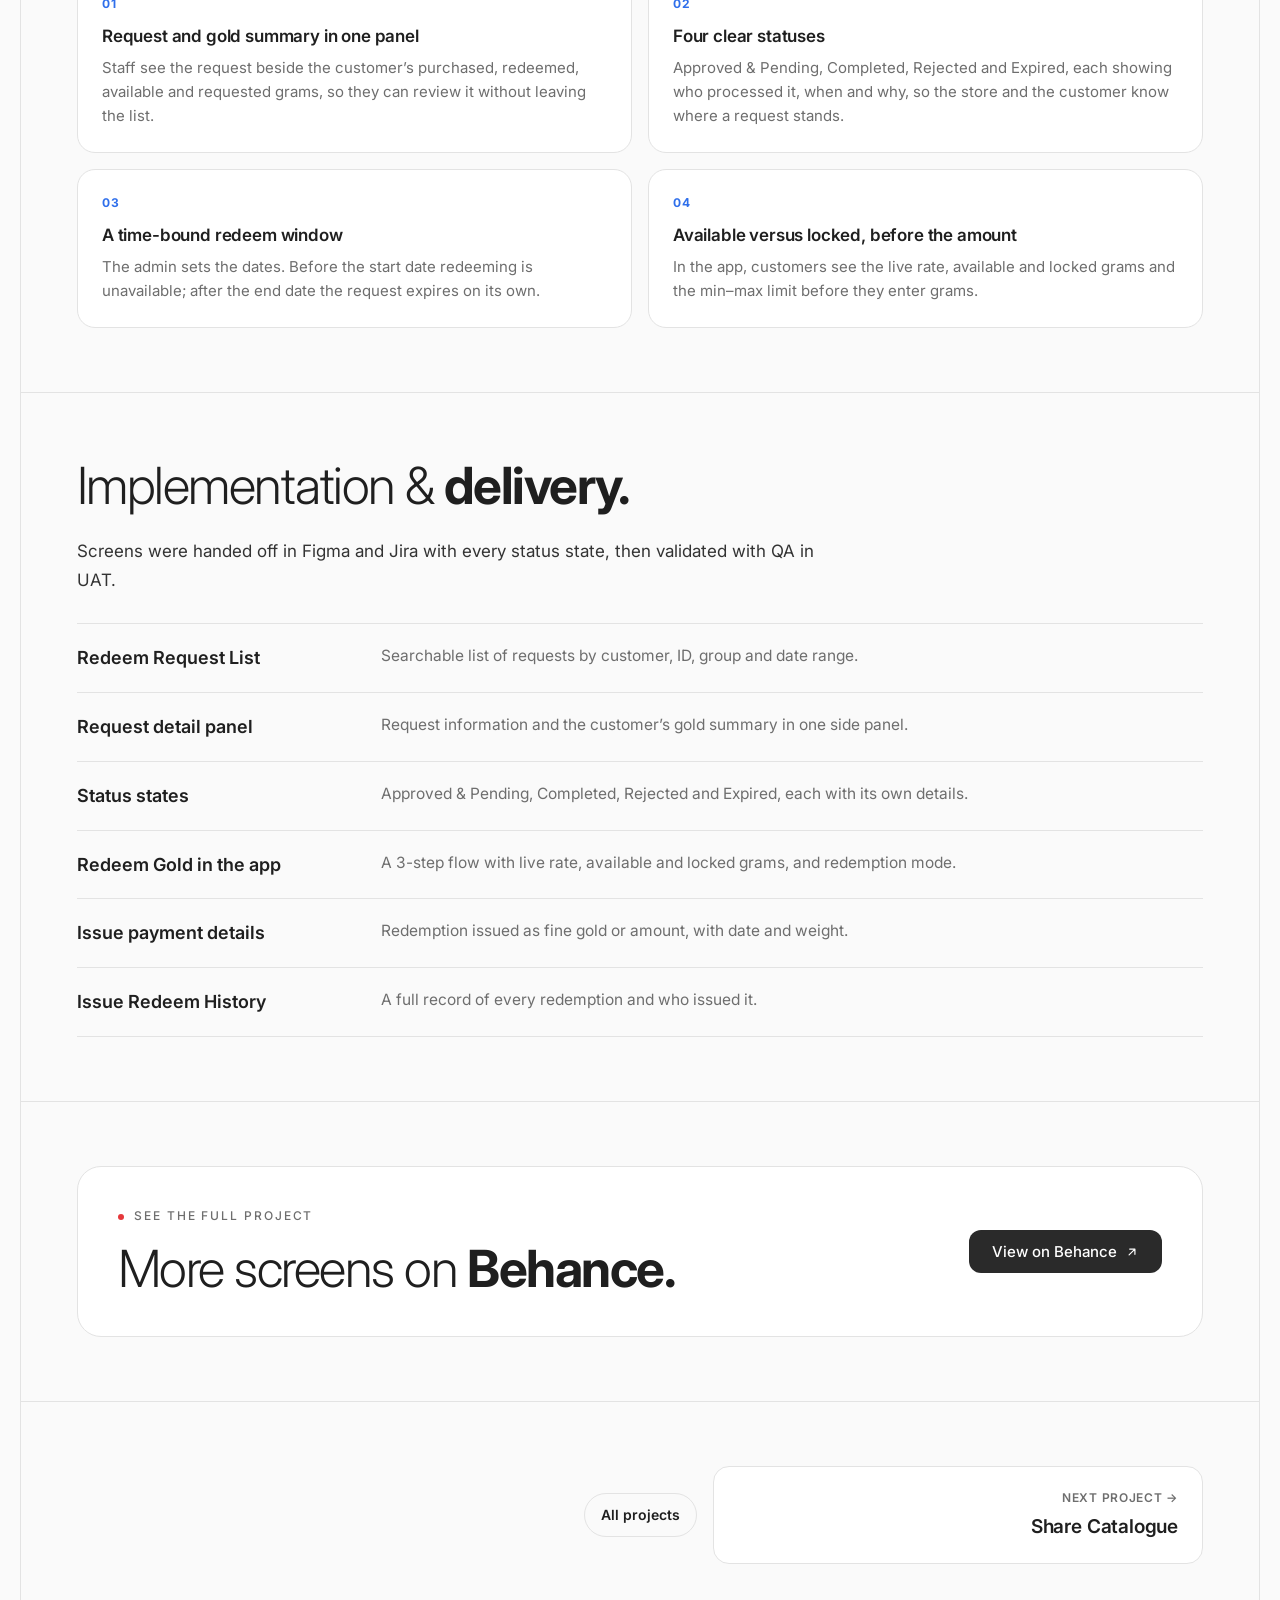
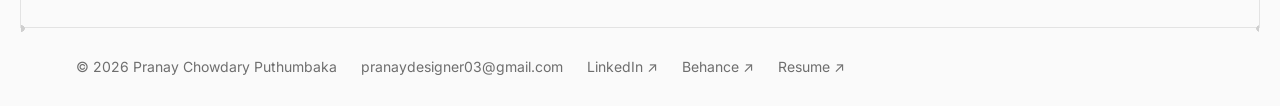
<file: digital-savings.html>
<!DOCTYPE html>
<html lang="en">
<head>
  <meta charset="UTF-8">
  <meta name="viewport" content="width=device-width, initial-scale=1">
  <title>Digital Savings · Case study · Pranay Chowdary Puthumbaka</title>
  <meta name="description" content="Digital Savings: a redeem flow for digital gold and silver savings in a jewellery retail ERP. Designed by Pranay Chowdary Puthumbaka.">

  <!-- Theme init: runs before paint so there is no light/dark flash -->
  <script>
    (function () {
      var root = document.documentElement;
      var theme = null;
      try { theme = localStorage.getItem('pp-theme'); } catch (e) {}
      if (theme !== 'light' && theme !== 'dark') {
        theme = window.matchMedia && window.matchMedia('(prefers-color-scheme: dark)').matches ? 'dark' : 'light';
      }
      root.setAttribute('data-theme', theme);
      root.classList.add('js');
      var navIn = false; try { if (sessionStorage.getItem('pp-nav')) { navIn = true; sessionStorage.removeItem('pp-nav'); } } catch (e) {} try { if (window.name === 'pp-nav') { navIn = true; window.name = ''; } } catch (e) {} if (navIn) root.classList.add('nav-in', 'welcomed');
    })();
  </script>

  <!-- Font: Inter -->
  <link rel="preconnect" href="https://fonts.googleapis.com">
  <link rel="preconnect" href="https://fonts.gstatic.com" crossorigin>
  <link href="https://fonts.googleapis.com/css2?family=Caveat:wght@500;600&family=Inter:wght@300;400;500;600;700&display=swap" rel="stylesheet">

  <link rel="stylesheet" href="assets/css/styles.css">
</head>
<body>

  <!-- ============ NAVIGATION ============ -->
  <header class="nav">
    <div class="nav__inner">
      <a class="logo" href="index.html" aria-label="Pranay, home">Pranay<span>.</span></a>

      <nav class="nav__links" aria-label="Main">
        <a href="index.html">Home</a>
        <a href="about.html">About</a>
        <a href="projects.html" class="is-active">Projects</a>
      </nav>

      <div class="nav__actions">
        <button class="icon-btn" id="themeBtn" type="button" aria-label="Switch to dark theme">
          <svg class="icon-moon" width="18" height="18" viewBox="0 0 24 24" fill="none" stroke="currentColor" stroke-width="1.8" stroke-linecap="round" stroke-linejoin="round" aria-hidden="true"><path d="M21 12.8A9 9 0 1 1 11.2 3a7 7 0 0 0 9.8 9.8z"/></svg>
          <svg class="icon-sun" width="18" height="18" viewBox="0 0 24 24" fill="none" stroke="currentColor" stroke-width="1.8" stroke-linecap="round" aria-hidden="true"><circle cx="12" cy="12" r="4"/><path d="M12 2v2M12 20v2M4.9 4.9l1.4 1.4M17.7 17.7l1.4 1.4M2 12h2M20 12h2M4.9 19.1l1.4-1.4M17.7 6.3l1.4-1.4"/></svg>
        </button>
        <a class="btn btn--primary btn--sm btn--resume" href="https://drive.google.com/file/d/15YdlNEJKuUJEdSD5GdNVbuTQy5E2yW6C/view?usp=sharing" target="_blank" rel="noopener" aria-label="View or download my resume (opens Google Drive in a new tab)">
          <svg width="14" height="14" viewBox="0 0 24 24" fill="none" stroke="currentColor" stroke-width="2" stroke-linecap="round" stroke-linejoin="round" aria-hidden="true"><path d="M14 3H6a2 2 0 0 0-2 2v14a2 2 0 0 0 2 2h12a2 2 0 0 0 2-2V9z"/><path d="M14 3v6h6M8 13h8M8 17h5"/></svg>
          <span class="btn__label">Resume</span>
        </a>
      </div>
    </div>
  </header>

  <main class="frame cs">
    <section class="section cs-hero" aria-labelledby="cs-title">
      <a class="cs-back reveal" href="projects.html"><span aria-hidden="true">←</span> All projects</a>
      <p class="eyebrow reveal" style="--d:.05s">Professional project · Jewellery retail ERP</p>
      <h1 class="section-title section-title--xl reveal" id="cs-title" style="--d:.1s">Digital <strong>Savings.</strong></h1>
      <p class="cs-hero__line reveal" style="--d:.18s">A redeem flow for customers’ digital gold and silver savings: from request, to review, to an issued redemption on record.</p>
      <dl class="cs-facts reveal" style="--d:.24s">
        <div><dt>Role</dt><dd>Product Designer</dd></div>
        <div><dt>Company</dt><dd>Cixcent Technologies</dd></div>
        <div><dt>Product</dt><dd>Retail ERP · Digital Savings</dd></div>
        <div><dt>Platforms</dt><dd>Web admin, mobile app</dd></div>
      </dl>
      <div class="hero__cta cs-hero__cta reveal" style="--d:.27s">
        <a class="btn btn--primary" href="https://www.behance.net/gallery/257390831/Digital-Savings-Redeem-Flow" target="_blank" rel="noopener">View on Behance <svg width="14" height="14" viewBox="0 0 24 24" fill="none" stroke="currentColor" stroke-width="2" stroke-linecap="round" stroke-linejoin="round" aria-hidden="true"><path d="M7 17 17 7M8 7h9v9"/></svg></a>
      </div>
      <div class="cs-hero__media cs-hero__media--plain reveal" style="--d:.3s">
        <div class="browser browser--hero"><div class="browser__bar" aria-hidden="true"><span></span><span></span><span></span><i>jewellery admin · digital savings</i></div><img src="assets/images/projects/digital-savings/request-completed.webp" width="1800" height="1112" loading="lazy" alt="Redeem Request List with a request panel open: Completed status, request information, customer gold summary and issue payment details."></div>
      </div>
    </section>
    <nav class="cs-toc" aria-label="Case study sections"><span class="cs-toc__label">On this page</span><ol><li><a href="#overview-title">Overview</a></li><li><a href="#role-title">My role</a></li><li><a href="#problem-title">Problem</a></li><li><a href="#workflow-title">Solution</a></li><li><a href="#process-title">Process</a></li><li><a href="#flow-title">User flow</a></li><li><a href="#decisions-title">Decisions</a></li><li><a href="#output-title">Delivery</a></li></ol></nav>


    <section class="section" aria-labelledby="overview-title">
      <div class="a-head"><h2 class="section-title a-title" id="overview-title">Project <strong>overview.</strong></h2></div>
      <div class="cs-card cs-card--wide"><h3 class="subhead">Summary</h3>
          <p>Customers save in gold and silver digitally, through the My Jeweller app or at the store, and each payment is recorded in the ERP. I designed the new redeem flow: the customer sends a redeem request, it lands in the ERP, and within the admin's time limit the customer visits the store to redeem.</p>
        </div>
    </section>
    <section class="section" aria-labelledby="role-title">
      <div class="a-head"><h2 class="section-title a-title" id="role-title">My <strong>role.</strong></h2></div>
      <div class="cs-split">
        <div class="cs-card"><h3 class="subhead">What I did</h3><ul class="xp__list"><li>Designed the redeem flow end to end, across the ERP web app and the My Jeweller customer app.</li><li>Turned the redeem requirements into the customer-side and store-side user flows.</li><li>Designed Redeem Gold in the app, and the Redeem Request List, request panel, status states and Issue Redeem History in the ERP.</li><li>Handed off the screens with their states and edge cases, and validated the feature with QA.</li></ul></div>
        <div class="cs-card"><h3 class="subhead">Who I worked with</h3><ul class="xp__list"><li><strong>Product Manager</strong>: scope, priorities and requirements.</li><li><strong>Clients &amp; stakeholders</strong>: business rules and real store workflows.</li><li><strong>Developers</strong>: feasibility, edge cases and handoff in Jira.</li><li><strong>QA</strong>: testing the built feature in UAT.</li></ul></div>
      </div>
    </section>



    <section class="section" aria-labelledby="problem-title">
      <div class="a-head"><h2 class="section-title a-title" id="problem-title">The <strong>problem.</strong></h2></div>
      <div class="cs-split">
        <div class="cs-card"><h3 class="subhead">Business problem</h3><p>Digital gold and silver savings were recorded as transactions in the ERP, but there was no redeem process: nothing reached the store team to review, approve or issue.</p></div>
        <div class="cs-card"><h3 class="subhead">User problem</h3><p>Customers could save, but had no way to ask to redeem their gold or silver, no time limit to visit the store and no clear status for a request.</p></div>
      </div>
    </section>

    <section class="section" aria-labelledby="workflow-title">
      <div class="a-head"><h2 class="section-title a-title" id="workflow-title">Existing workflow vs <strong>proposed solution.</strong></h2></div>
      <div class="cs-compare">
        <div class="cs-card cs-compare__col cs-compare__col--before"><h3 class="subhead">Existing workflow</h3><ul class="cs-checks"><li><span class="cs-mark"><svg width="14" height="14" viewBox="0 0 24 24" fill="none" stroke="currentColor" stroke-width="2.4" stroke-linecap="round" aria-hidden="true"><path d="M6 6l12 12M18 6 6 18"/></svg></span><span>Customers could buy digital savings, but not redeem them.</span></li><li><span class="cs-mark"><svg width="14" height="14" viewBox="0 0 24 24" fill="none" stroke="currentColor" stroke-width="2.4" stroke-linecap="round" aria-hidden="true"><path d="M6 6l12 12M18 6 6 18"/></svg></span><span>Only purchases were recorded in the ERP.</span></li><li><span class="cs-mark"><svg width="14" height="14" viewBox="0 0 24 24" fill="none" stroke="currentColor" stroke-width="2.4" stroke-linecap="round" aria-hidden="true"><path d="M6 6l12 12M18 6 6 18"/></svg></span><span>No status or time limit for redeeming.</span></li></ul></div>
        <div class="cs-card cs-compare__col cs-compare__col--after"><h3 class="subhead">Proposed solution</h3><ul class="cs-checks"><li><span class="cs-mark"><svg width="14" height="14" viewBox="0 0 24 24" fill="none" stroke="currentColor" stroke-width="2.6" stroke-linecap="round" stroke-linejoin="round" aria-hidden="true"><path d="m5 12 5 5 9-10"/></svg></span><span>Customers send a <strong>redeem request</strong>, which lands in the ERP.</span></li><li><span class="cs-mark"><svg width="14" height="14" viewBox="0 0 24 24" fill="none" stroke="currentColor" stroke-width="2.6" stroke-linecap="round" stroke-linejoin="round" aria-hidden="true"><path d="m5 12 5 5 9-10"/></svg></span><span>The admin sets a <strong>time limit</strong> to visit the store and redeem.</span></li><li><span class="cs-mark"><svg width="14" height="14" viewBox="0 0 24 24" fill="none" stroke="currentColor" stroke-width="2.6" stroke-linecap="round" stroke-linejoin="round" aria-hidden="true"><path d="m5 12 5 5 9-10"/></svg></span><span>Redeem is issued in applicable payment modes, such as <strong>fine gold</strong> or amount.</span></li><li><span class="cs-mark"><svg width="14" height="14" viewBox="0 0 24 24" fill="none" stroke="currentColor" stroke-width="2.6" stroke-linecap="round" stroke-linejoin="round" aria-hidden="true"><path d="m5 12 5 5 9-10"/></svg></span><span>Clear statuses: <strong>Approved &amp; Pending, Completed, Rejected or Expired</strong>, with reasons.</span></li></ul></div>
      </div>
    </section>

    <section class="section" aria-labelledby="process-title">
      <div class="a-head"><h2 class="section-title a-title" id="process-title">Design <strong>process.</strong></h2></div>
      <p class="cs-lead">The redeem flow spans two products and two kinds of user: customers in the My Jeweller app and the store team in the ERP.</p>
      <ol class="cs-proc"><li class="cs-proc__item"><span class="cs-proc__num">01</span><h3>Requirements</h3><p>Requirement sessions with the PM and stakeholders.</p></li><li class="cs-proc__item"><span class="cs-proc__num">02</span><h3>User flows</h3><p>Turned business rules into user flows and information architecture.</p></li><li class="cs-proc__item"><span class="cs-proc__num">03</span><h3>Wireframes</h3><p>Agreed structure and content before visual design.</p></li><li class="cs-proc__item"><span class="cs-proc__num">04</span><h3>Prototypes &amp; reviews</h3><p>Reviewed prototypes with the PM and stakeholders.</p></li><li class="cs-proc__item"><span class="cs-proc__num">05</span><h3>High-fidelity UI</h3><p>Final screens in Figma, built with reusable components.</p></li><li class="cs-proc__item"><span class="cs-proc__num">06</span><h3>Handoff &amp; UAT</h3><p>Specs, states and edge cases in Jira; validated with QA in UAT.</p></li></ol>
    </section>

    <section class="section" aria-labelledby="flow-title">
      <div class="a-head"><h2 class="section-title a-title" id="flow-title">User flow &amp; <strong>final UI.</strong></h2></div>
      <ol class="ds-flow">
        <li class="ds-row">
          <div class="ds-row__text">
            <span class="ds-row__num">01</span>
            <span class="ds-lane ds-lane--app">Customer · My Jeweller app</span>
            <h3>Request to redeem</h3>
            <p>In Redeem Gold, the customer sees the live sell rate, their available savings, what is available to withdraw and what is locked. They enter grams within the min–max limit, choose a redemption mode such as In-store pickup, and continue.</p>
          </div>
          <div class="ds-row__media"><div class="phone phone--lg"><img src="assets/images/projects/digital-savings/app-redeem-step1.webp" width="700" height="1515" loading="lazy" alt="Redeem Gold, step 1 of 3: live sell rate, available savings, available to withdraw and locked grams, grams to redeem, and in-store pickup."></div></div>
        </li>
        <li class="ds-row">
          <div class="ds-row__text">
            <span class="ds-row__num">02</span>
            <span class="ds-lane ds-lane--erp">Store · ERP</span>
            <h3>The request lands in the ERP</h3>
            <p>It appears in the Redeem Request List. Staff search by customer, request ID, group or date, and open a request to see the metal, grams, redeem rate, eligible amount and the customer’s gold summary.</p>
          </div>
          <div class="ds-row__media"><div class="ds-shot ds-shot--wide"><img src="assets/images/projects/digital-savings/request-approved.webp" width="1800" height="1112" loading="lazy" alt="Redeem Request List with a request open in the side panel."></div></div>
        </li>
        <li class="ds-row">
          <div class="ds-row__text">
            <span class="ds-row__num">03</span>
            <span class="ds-lane ds-lane--erp">Store · ERP</span>
            <h3>Approve and set the redeem window</h3>
            <p>The admin approves and sets the dates the customer can redeem between. The request shows as <strong>Approved &amp; Pending</strong>, with who approved it and when, until the customer visits. Before the start date redeeming is unavailable; after the end date it expires automatically.</p>
          </div>
          <div class="ds-row__media"><div class="ds-shot"><img src="assets/images/projects/digital-savings/panel-approved.webp" width="900" height="741" loading="lazy" alt="Approved and Pending request with approval details."></div></div>
        </li>
        <li class="ds-row">
          <div class="ds-row__text">
            <span class="ds-row__num">04</span>
            <span class="ds-lane ds-lane--both">Store visit</span>
            <h3>Completed at the store</h3>
            <p>The customer visits within the redeem window and the store redeems it as fine gold or amount. The panel shows who processed it, comments for the customer and the store, and the issue payment details.</p>
          </div>
          <div class="ds-row__media"><div class="ds-shot"><img src="assets/images/projects/digital-savings/panel-completed.webp" width="900" height="993" loading="lazy" alt="Completed request with processed-by details and issue payment details."></div></div>
        </li>
        <li class="ds-row">
          <div class="ds-row__text">
            <span class="ds-row__num">05</span>
            <span class="ds-lane ds-lane--erp">Store · ERP</span>
            <h3>Edge case: rejected, with a reason</h3>
            <p>The admin can reject a request. The panel shows who rejected it, when, and the reason, so the store and the customer both know what happened.</p>
          </div>
          <div class="ds-row__media"><div class="ds-shot"><img src="assets/images/projects/digital-savings/panel-rejected.webp" width="900" height="741" loading="lazy" alt="Rejected request with who rejected it, when and the reason."></div></div>
        </li>
        <li class="ds-row">
          <div class="ds-row__text">
            <span class="ds-row__num">06</span>
            <span class="ds-lane ds-lane--erp">Store · ERP</span>
            <h3>Edge case: expired automatically</h3>
            <p>If the customer does not redeem before the redeem window ends, the request becomes Expired on its own and is marked in red.</p>
          </div>
          <div class="ds-row__media"><div class="ds-shot"><img src="assets/images/projects/digital-savings/panel-expired.webp" width="900" height="741" loading="lazy" alt="Expired request with a red Expired badge."></div></div>
        </li>
        <li class="ds-row">
          <div class="ds-row__text">
            <span class="ds-row__num">07</span>
            <span class="ds-lane ds-lane--erp">Store · ERP</span>
            <h3>Every redemption on record</h3>
            <p>Issue Redeem History keeps each redemption: date and time, redeem ID, customer, group, grams, rate per gram, amount and who redeemed it.</p>
          </div>
          <div class="ds-row__media"><div class="ds-shot ds-shot--wide"><img src="assets/images/projects/digital-savings/redeem-history.webp" width="1800" height="1076" loading="lazy" alt="Issue Redeem History table."></div></div>
        </li>
      </ol>
    </section>

    <section class="section" aria-labelledby="decisions-title">
      <div class="a-head"><h2 class="section-title a-title" id="decisions-title">Design <strong>decisions.</strong></h2></div>
      <div class="cs-decs"><div class="cs-card cs-dec"><span class="cs-dec__num">01</span><h3>Request and gold summary in one panel</h3><p>Staff see the request beside the customer’s purchased, redeemed, available and requested grams, so they can review it without leaving the list.</p></div><div class="cs-card cs-dec"><span class="cs-dec__num">02</span><h3>Four clear statuses</h3><p>Approved &amp; Pending, Completed, Rejected and Expired, each showing who processed it, when and why, so the store and the customer know where a request stands.</p></div><div class="cs-card cs-dec"><span class="cs-dec__num">03</span><h3>A time-bound redeem window</h3><p>The admin sets the dates. Before the start date redeeming is unavailable; after the end date the request expires on its own.</p></div><div class="cs-card cs-dec"><span class="cs-dec__num">04</span><h3>Available versus locked, before the amount</h3><p>In the app, customers see the live rate, available and locked grams and the min–max limit before they enter grams.</p></div></div>
    </section>

    <section class="section" aria-labelledby="output-title">
      <div class="a-head"><h2 class="section-title a-title" id="output-title">Implementation &amp; <strong>delivery.</strong></h2></div>
      <p class="cs-lead">Screens were handed off in Figma and Jira with every status state, then validated with QA in UAT.</p>
      <ul class="cs-delivered">
        <li><strong>Redeem Request List</strong><span>Searchable list of requests by customer, ID, group and date range.</span></li>
        <li><strong>Request detail panel</strong><span>Request information and the customer’s gold summary in one side panel.</span></li>
        <li><strong>Status states</strong><span>Approved &amp; Pending, Completed, Rejected and Expired, each with its own details.</span></li>
        <li><strong>Redeem Gold in the app</strong><span>A 3-step flow with live rate, available and locked grams, and redemption mode.</span></li>
        <li><strong>Issue payment details</strong><span>Redemption issued as fine gold or amount, with date and weight.</span></li>
        <li><strong>Issue Redeem History</strong><span>A full record of every redemption and who issued it.</span></li>
      </ul>
    </section>

    <section class="section cs-next" aria-label="More">
      <div class="cs-next__card">
        <div>
          <p class="eyebrow">See the full project</p>
          <h2 class="section-title a-title">More screens on <strong>Behance.</strong></h2>
        </div>
        <div class="hero__cta">
          <a class="btn btn--primary" href="https://www.behance.net/gallery/257390831/Digital-Savings-Redeem-Flow" target="_blank" rel="noopener">View on Behance <svg width="14" height="14" viewBox="0 0 24 24" fill="none" stroke="currentColor" stroke-width="2" stroke-linecap="round" stroke-linejoin="round" aria-hidden="true"><path d="M7 17 17 7M8 7h9v9"/></svg></a>
        </div>
      </div>
    </section>
    <nav class="section pn" aria-label="More projects">
      <span class="pn__cell pn__cell--prev pn__cell--empty" aria-hidden="true"></span>
      <a class="pn__all" href="projects.html">All projects</a>
      <a class="pn__cell pn__cell--next" href="share-catalogue.html"><span class="pn__label"> Next project →</span><span class="pn__name">Share Catalogue</span></a>
    </nav>
  </main>

  <footer class="footer">
    <div class="footer__inner">
      <span>© 2026 Pranay Chowdary Puthumbaka</span>
      <a href="mailto:pranaydesigner03@gmail.com">pranaydesigner03@gmail.com</a>
      <a href="https://www.linkedin.com/in/pranay-chowdary-puthumbaka-728284301/" target="_blank" rel="noopener">LinkedIn ↗</a>
      <a href="https://www.behance.net/pranayputhumb" target="_blank" rel="noopener">Behance ↗</a>
      <a href="https://drive.google.com/file/d/15YdlNEJKuUJEdSD5GdNVbuTQy5E2yW6C/view?usp=sharing" target="_blank" rel="noopener">Resume ↗</a>
    </div>
  </footer>

  <script src="assets/js/main.js"></script>
</body>
</html>
</file>
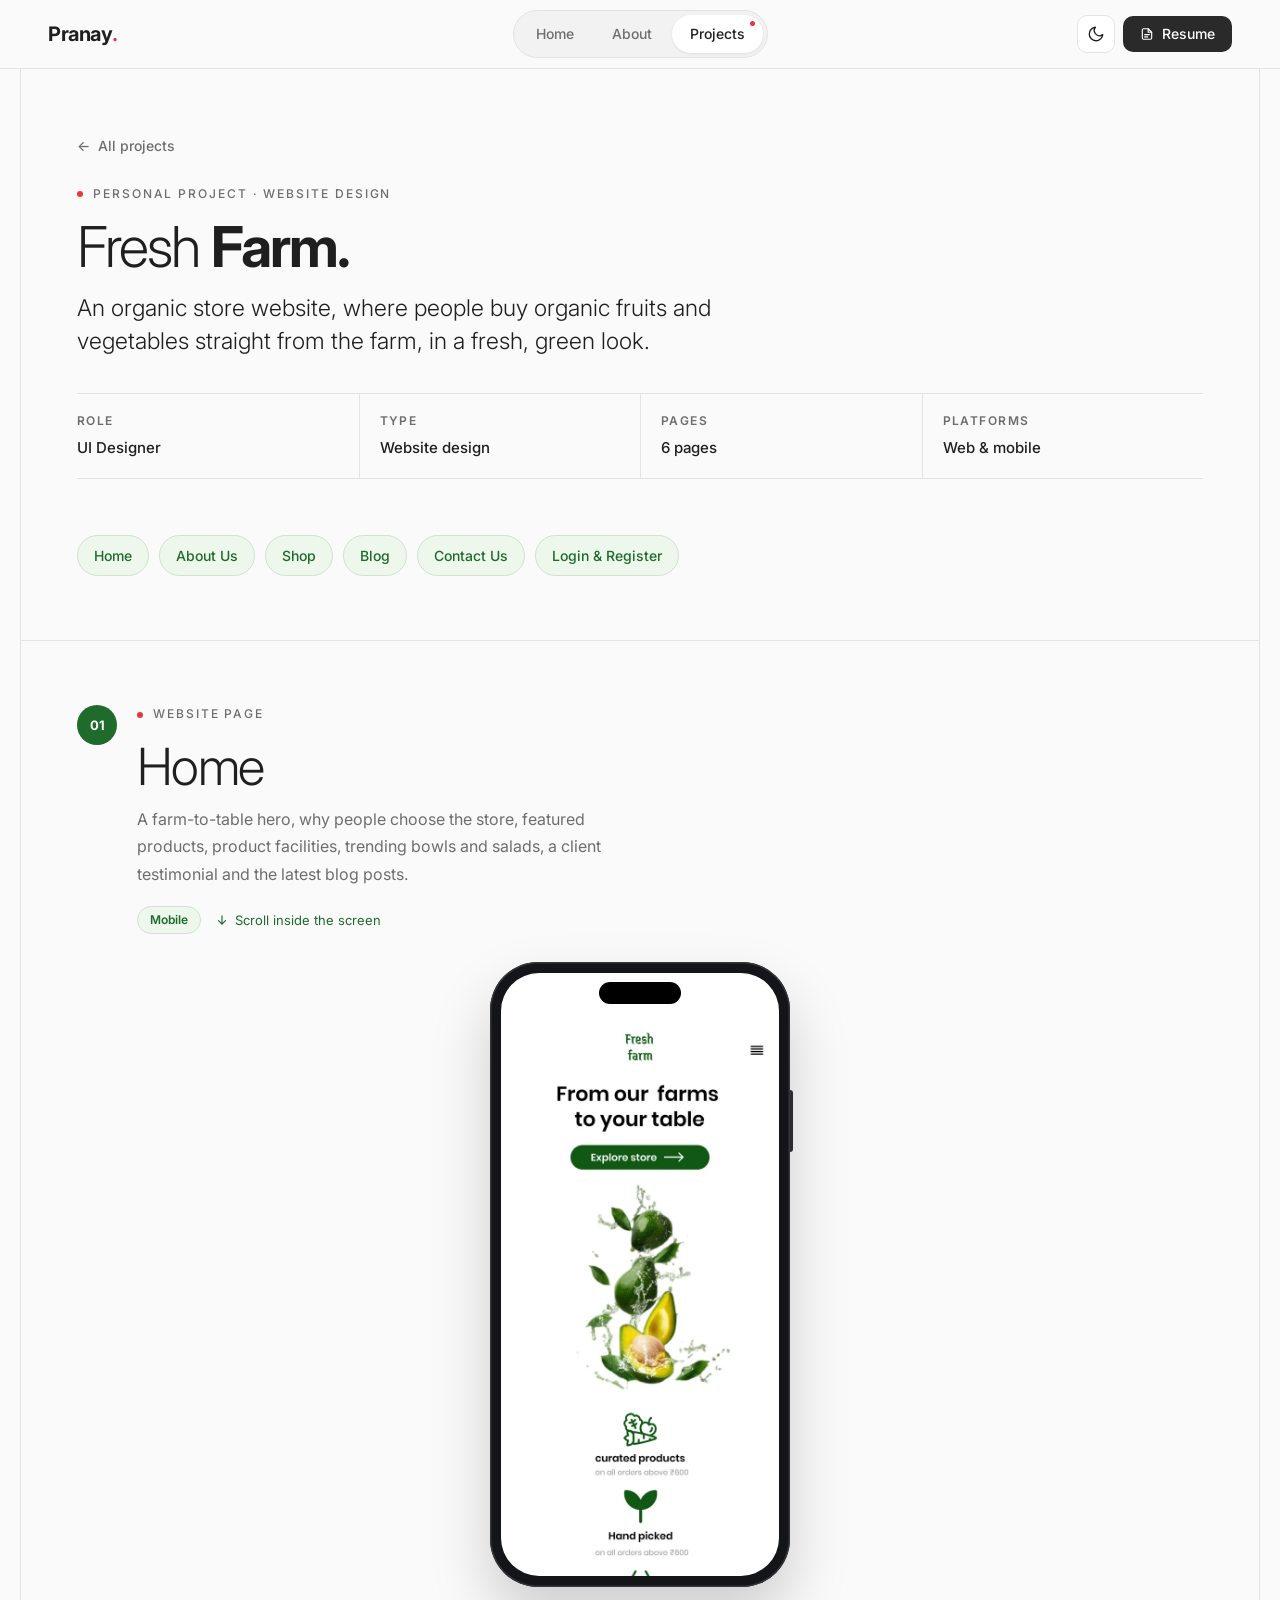
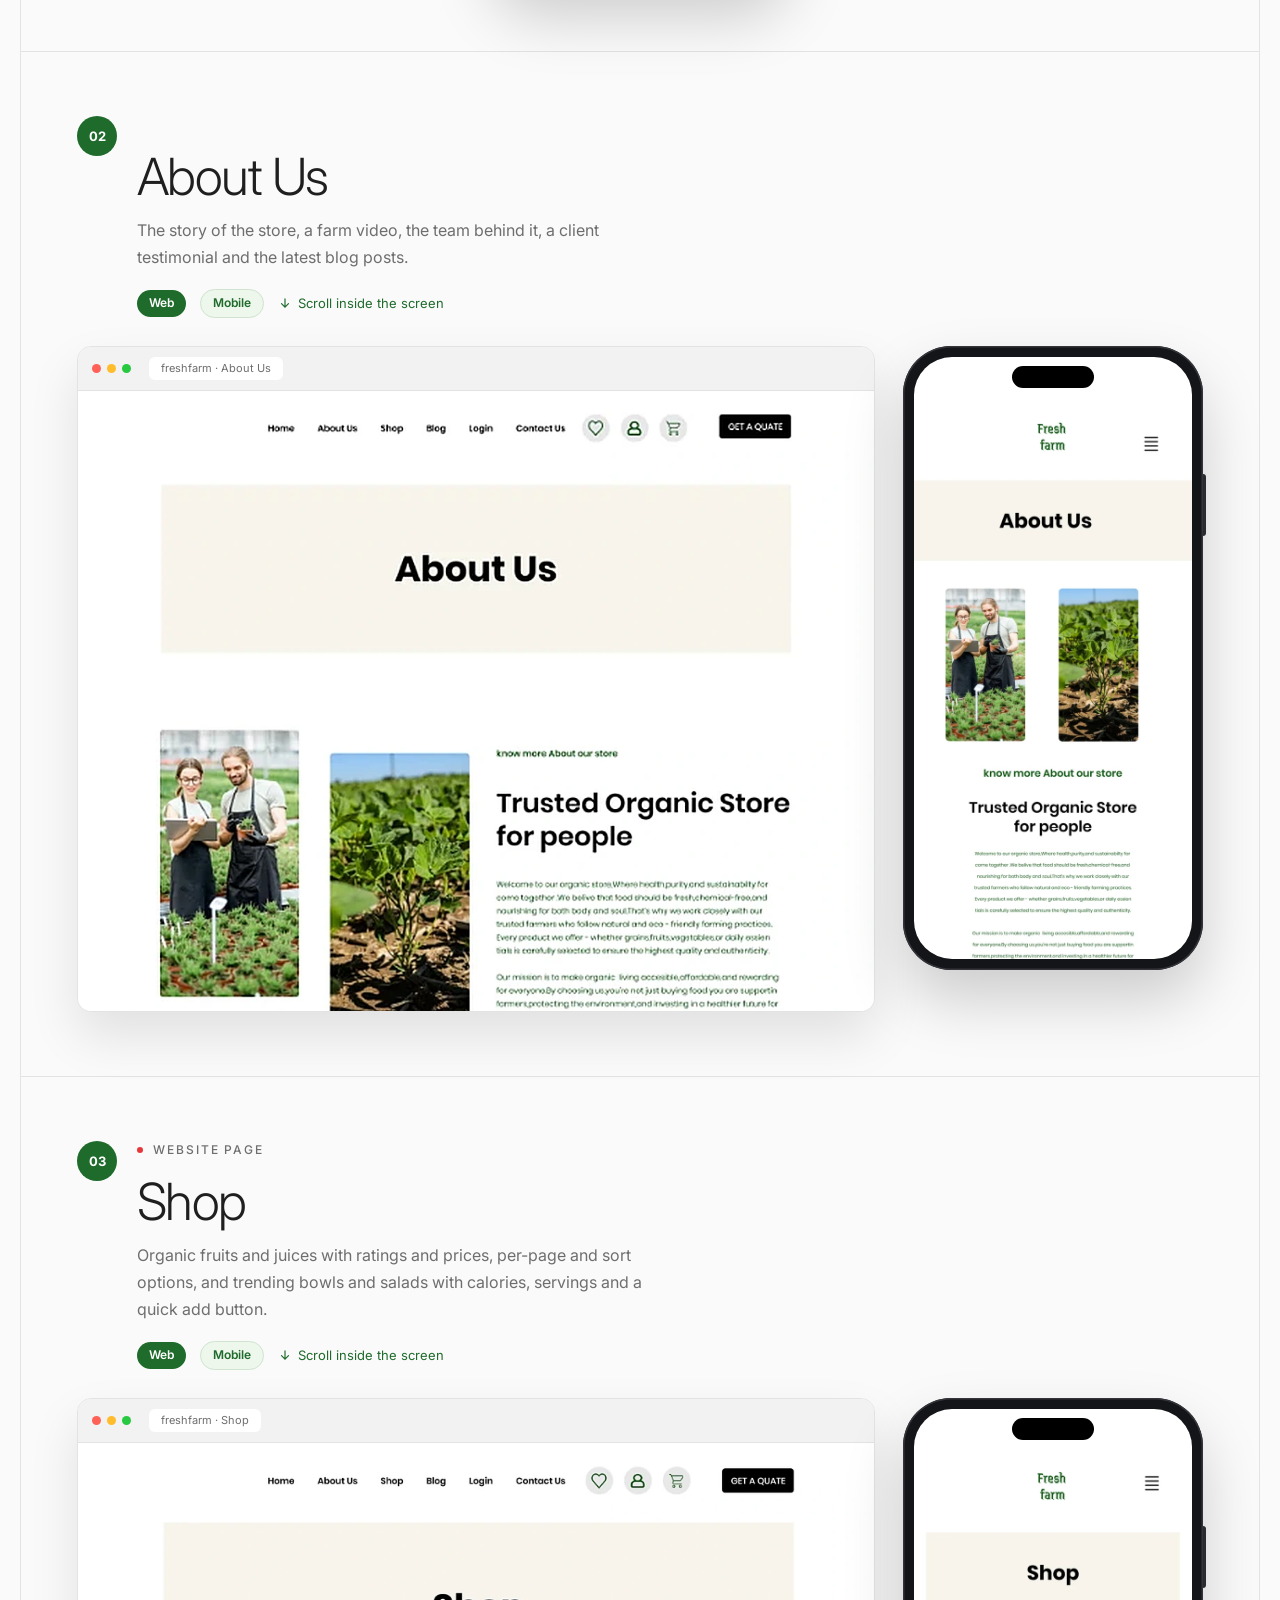
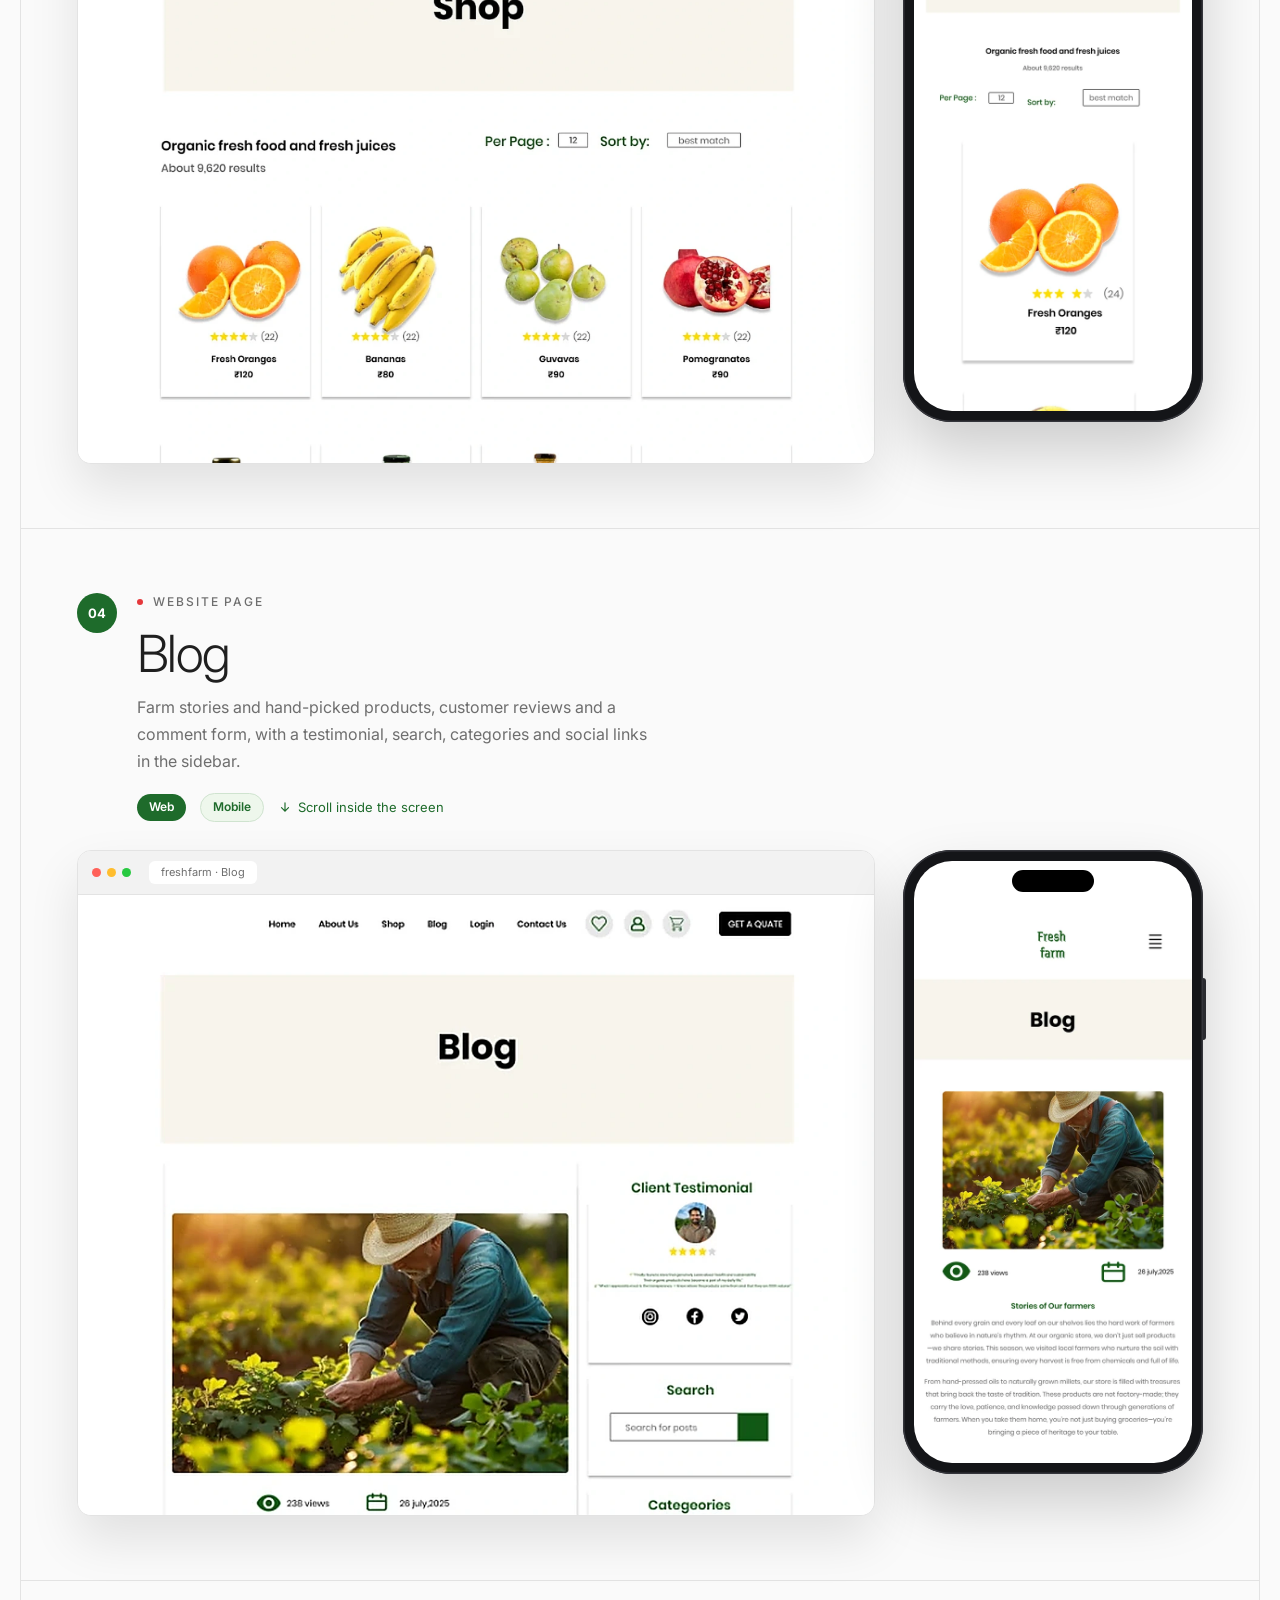
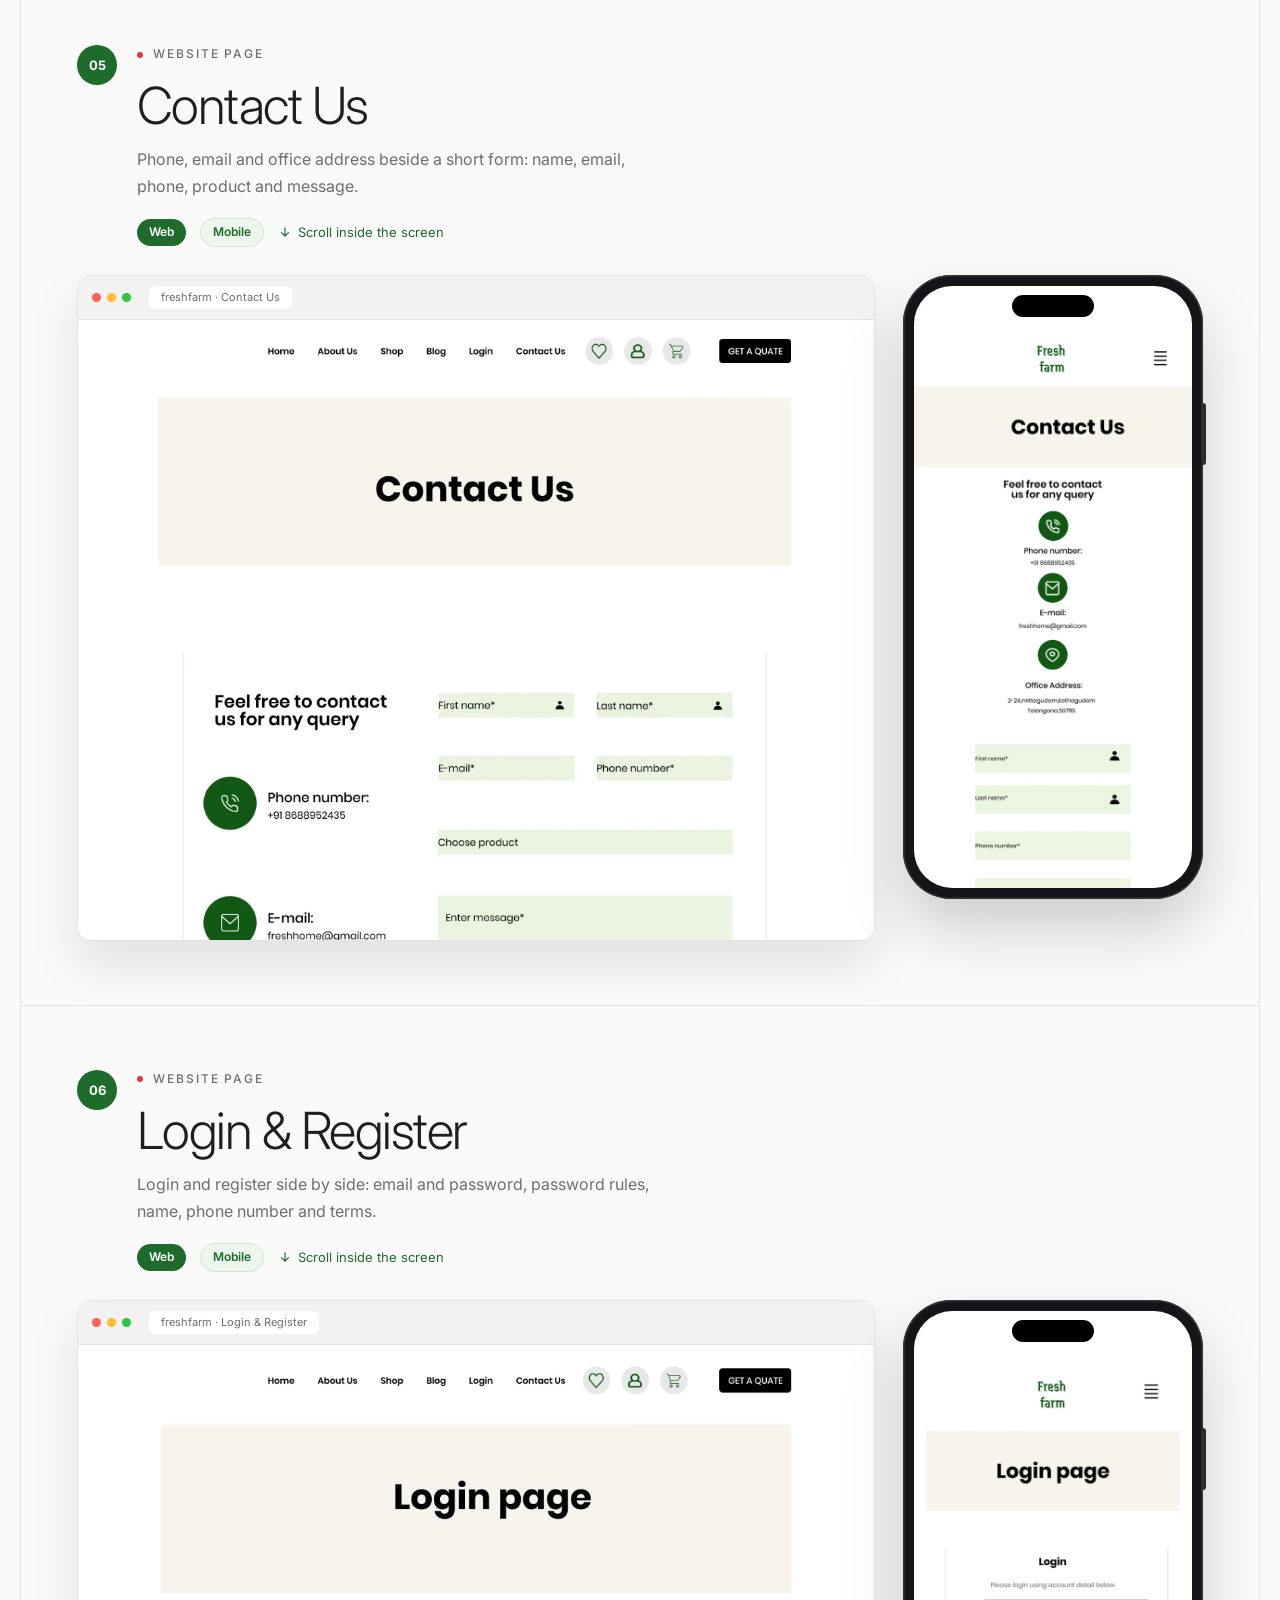
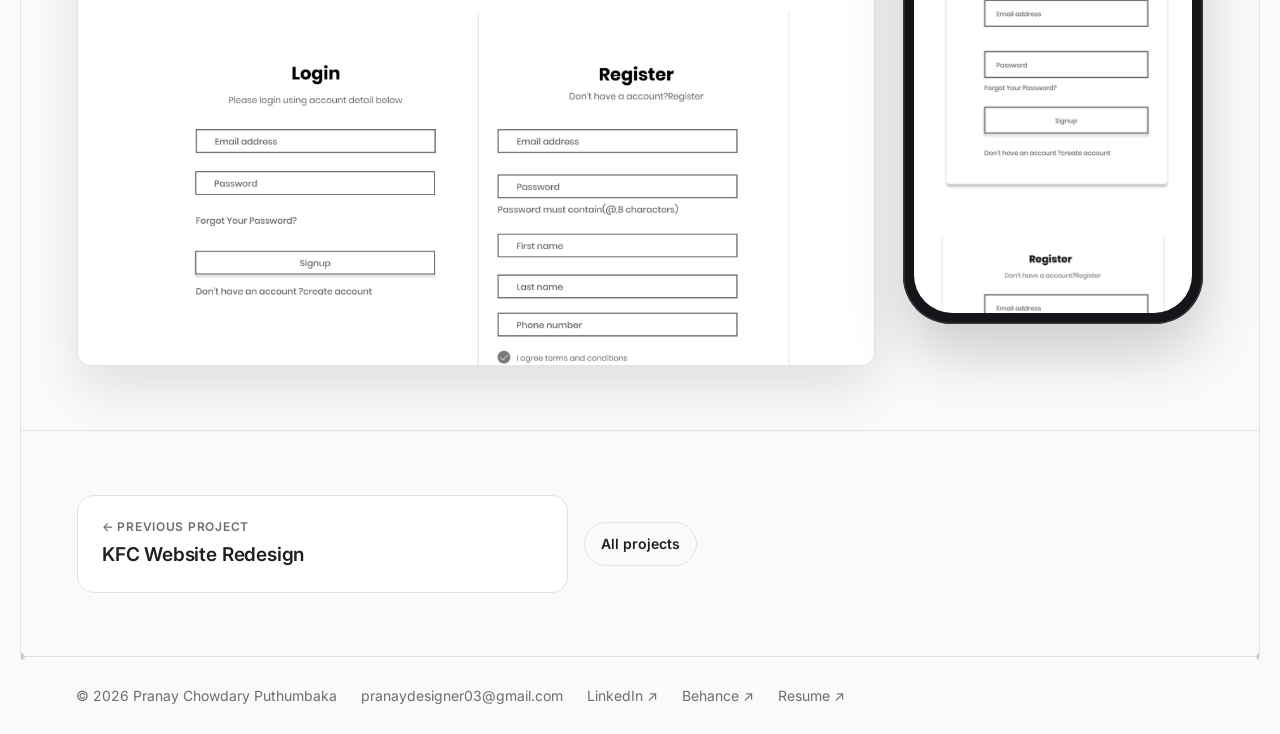
<file: freshfarm.html>
<!DOCTYPE html>
<html lang="en">
<head>
  <meta charset="UTF-8">
  <meta name="viewport" content="width=device-width, initial-scale=1">
  <title>Fresh Farm · Website · Pranay Chowdary Puthumbaka</title>
  <meta name="description" content="Fresh Farm: an organic store website designed by Pranay Chowdary Puthumbaka.">

  <!-- Theme init: runs before paint so there is no light/dark flash -->
  <script>
    (function () {
      var root = document.documentElement;
      var theme = null;
      try { theme = localStorage.getItem('pp-theme'); } catch (e) {}
      if (theme !== 'light' && theme !== 'dark') {
        theme = window.matchMedia && window.matchMedia('(prefers-color-scheme: dark)').matches ? 'dark' : 'light';
      }
      root.setAttribute('data-theme', theme);
      root.classList.add('js');
      var navIn = false; try { if (sessionStorage.getItem('pp-nav')) { navIn = true; sessionStorage.removeItem('pp-nav'); } } catch (e) {} try { if (window.name === 'pp-nav') { navIn = true; window.name = ''; } } catch (e) {} if (navIn) root.classList.add('nav-in', 'welcomed');
    })();
  </script>

  <!-- Font: Inter -->
  <link rel="preconnect" href="https://fonts.googleapis.com">
  <link rel="preconnect" href="https://fonts.gstatic.com" crossorigin>
  <link href="https://fonts.googleapis.com/css2?family=Caveat:wght@500;600&family=Inter:wght@300;400;500;600;700&display=swap" rel="stylesheet">

  <link rel="stylesheet" href="assets/css/styles.css">
</head>
<body>

  <!-- ============ NAVIGATION ============ -->
  <header class="nav">
    <div class="nav__inner">
      <a class="logo" href="index.html" aria-label="Pranay, home">Pranay<span>.</span></a>

      <nav class="nav__links" aria-label="Main">
        <a href="index.html">Home</a>
        <a href="about.html">About</a>
        <a href="projects.html" class="is-active">Projects</a>
      </nav>

      <div class="nav__actions">
        <button class="icon-btn" id="themeBtn" type="button" aria-label="Switch to dark theme">
          <svg class="icon-moon" width="18" height="18" viewBox="0 0 24 24" fill="none" stroke="currentColor" stroke-width="1.8" stroke-linecap="round" stroke-linejoin="round" aria-hidden="true"><path d="M21 12.8A9 9 0 1 1 11.2 3a7 7 0 0 0 9.8 9.8z"/></svg>
          <svg class="icon-sun" width="18" height="18" viewBox="0 0 24 24" fill="none" stroke="currentColor" stroke-width="1.8" stroke-linecap="round" aria-hidden="true"><circle cx="12" cy="12" r="4"/><path d="M12 2v2M12 20v2M4.9 4.9l1.4 1.4M17.7 17.7l1.4 1.4M2 12h2M20 12h2M4.9 19.1l1.4-1.4M17.7 6.3l1.4-1.4"/></svg>
        </button>
        <a class="btn btn--primary btn--sm btn--resume" href="https://drive.google.com/file/d/15YdlNEJKuUJEdSD5GdNVbuTQy5E2yW6C/view?usp=sharing" target="_blank" rel="noopener" aria-label="View or download my resume (opens Google Drive in a new tab)">
          <svg width="14" height="14" viewBox="0 0 24 24" fill="none" stroke="currentColor" stroke-width="2" stroke-linecap="round" stroke-linejoin="round" aria-hidden="true"><path d="M14 3H6a2 2 0 0 0-2 2v14a2 2 0 0 0 2 2h12a2 2 0 0 0 2-2V9z"/><path d="M14 3v6h6M8 13h8M8 17h5"/></svg>
          <span class="btn__label">Resume</span>
        </a>
      </div>
    </div>
  </header>

  <main class="frame cs ff">
    <section class="section cs-hero" aria-labelledby="cs-title">
      <a class="cs-back reveal" href="projects.html"><span aria-hidden="true">←</span> All projects</a>
      <p class="eyebrow reveal" style="--d:.05s">Personal project · Website design</p>
      <h1 class="section-title section-title--xl reveal" id="cs-title">Fresh <strong>Farm.</strong></h1>
      <p class="cs-hero__line reveal" style="--d:.18s">An organic store website, where people buy organic fruits and vegetables straight from the farm, in a fresh, green look.</p>
      <dl class="cs-facts reveal" style="--d:.24s">
        <div><dt>Role</dt><dd>UI Designer</dd></div>
        <div><dt>Type</dt><dd>Website design</dd></div>
        <div><dt>Pages</dt><dd>6 pages</dd></div>
        <div><dt>Platforms</dt><dd>Web &amp; mobile</dd></div>
      </dl>
      <nav class="ff-chips reveal" style="--d:.28s" aria-label="Website pages"><a class="ff-chip" href="#ff-home">Home</a><a class="ff-chip" href="#ff-about">About Us</a><a class="ff-chip" href="#ff-shop">Shop</a><a class="ff-chip" href="#ff-blog">Blog</a><a class="ff-chip" href="#ff-contact">Contact Us</a><a class="ff-chip" href="#ff-login">Login &amp; Register</a></nav>
    </section>

    <section class="section ff-page" id="ff-home" aria-labelledby="ff-home-t">
      <div class="ff-page__head">
        <span class="ff-num">01</span>
        <div>
          <p class="eyebrow">Website page</p>
          <h2 class="section-title a-title" id="ff-home-t">Home</h2>
          <p class="ff-desc">A farm-to-table hero, why people choose the store, featured products, product facilities, trending bowls and salads, a client testimonial and the latest blog posts.</p>
          <div class="ff-views"><span class="ff-view ff-view--mob">Mobile</span><span class="ff-hint"><svg width="14" height="14" viewBox="0 0 24 24" fill="none" stroke="currentColor" stroke-width="2" stroke-linecap="round" aria-hidden="true"><path d="M12 5v14M6 13l6 6 6-6"/></svg>Scroll inside the screen</span></div>
        </div>
      </div>
      <div class="ff-screens ff-screens--mob"><div class="ff-device"><div class="ff-device__screen" tabindex="0" aria-label="Home mobile page, scrollable"><img src="assets/images/projects/freshfarm/mob-home.webp" width="600" height="15730" loading="lazy" alt="Fresh Farm Home page on mobile."></div></div></div>
    </section>
    <section class="section ff-page" id="ff-about" aria-labelledby="ff-about-t">
      <div class="ff-page__head">
        <span class="ff-num">02</span>
        <div>
          <p class="eyebrow">Website page</p>
          <h2 class="section-title a-title" id="ff-about-t">About Us</h2>
          <p class="ff-desc">The story of the store, a farm video, the team behind it, a client testimonial and the latest blog posts.</p>
          <div class="ff-views"><span class="ff-view ff-view--web">Web</span><span class="ff-view ff-view--mob">Mobile</span><span class="ff-hint"><svg width="14" height="14" viewBox="0 0 24 24" fill="none" stroke="currentColor" stroke-width="2" stroke-linecap="round" aria-hidden="true"><path d="M12 5v14M6 13l6 6 6-6"/></svg>Scroll inside the screen</span></div>
        </div>
      </div>
      <div class="ff-screens ff-screens--both"><div class="ff-browser"><div class="browser__bar" aria-hidden="true"><span></span><span></span><span></span><i>freshfarm · About Us</i></div><div class="ff-browser__screen" tabindex="0" aria-label="About Us web page, scrollable"><img src="assets/images/projects/freshfarm/web-about.webp" width="1146" height="4000" loading="lazy" alt="Fresh Farm About Us page on desktop."></div></div><div class="ff-device"><div class="ff-device__screen" tabindex="0" aria-label="About Us mobile page, scrollable"><img src="assets/images/projects/freshfarm/mob-about.webp" width="600" height="7649" loading="lazy" alt="Fresh Farm About Us page on mobile."></div></div></div>
    </section>
    <section class="section ff-page" id="ff-shop" aria-labelledby="ff-shop-t">
      <div class="ff-page__head">
        <span class="ff-num">03</span>
        <div>
          <p class="eyebrow">Website page</p>
          <h2 class="section-title a-title" id="ff-shop-t">Shop</h2>
          <p class="ff-desc">Organic fruits and juices with ratings and prices, per-page and sort options, and trending bowls and salads with calories, servings and a quick add button.</p>
          <div class="ff-views"><span class="ff-view ff-view--web">Web</span><span class="ff-view ff-view--mob">Mobile</span><span class="ff-hint"><svg width="14" height="14" viewBox="0 0 24 24" fill="none" stroke="currentColor" stroke-width="2" stroke-linecap="round" aria-hidden="true"><path d="M12 5v14M6 13l6 6 6-6"/></svg>Scroll inside the screen</span></div>
        </div>
      </div>
      <div class="ff-screens ff-screens--both"><div class="ff-browser"><div class="browser__bar" aria-hidden="true"><span></span><span></span><span></span><i>freshfarm · Shop</i></div><div class="ff-browser__screen" tabindex="0" aria-label="Shop web page, scrollable"><img src="assets/images/projects/freshfarm/web-shop.webp" width="1960" height="4000" loading="lazy" alt="Fresh Farm Shop page on desktop."></div></div><div class="ff-device"><div class="ff-device__screen" tabindex="0" aria-label="Shop mobile page, scrollable"><img src="assets/images/projects/freshfarm/mob-shop.webp" width="600" height="9021" loading="lazy" alt="Fresh Farm Shop page on mobile."></div></div></div>
    </section>
    <section class="section ff-page" id="ff-blog" aria-labelledby="ff-blog-t">
      <div class="ff-page__head">
        <span class="ff-num">04</span>
        <div>
          <p class="eyebrow">Website page</p>
          <h2 class="section-title a-title" id="ff-blog-t">Blog</h2>
          <p class="ff-desc">Farm stories and hand-picked products, customer reviews and a comment form, with a testimonial, search, categories and social links in the sidebar.</p>
          <div class="ff-views"><span class="ff-view ff-view--web">Web</span><span class="ff-view ff-view--mob">Mobile</span><span class="ff-hint"><svg width="14" height="14" viewBox="0 0 24 24" fill="none" stroke="currentColor" stroke-width="2" stroke-linecap="round" aria-hidden="true"><path d="M12 5v14M6 13l6 6 6-6"/></svg>Scroll inside the screen</span></div>
        </div>
      </div>
      <div class="ff-screens ff-screens--both"><div class="ff-browser"><div class="browser__bar" aria-hidden="true"><span></span><span></span><span></span><i>freshfarm · Blog</i></div><div class="ff-browser__screen" tabindex="0" aria-label="Blog web page, scrollable"><img src="assets/images/projects/freshfarm/web-blog.webp" width="1316" height="4000" loading="lazy" alt="Fresh Farm Blog page on desktop."></div></div><div class="ff-device"><div class="ff-device__screen" tabindex="0" aria-label="Blog mobile page, scrollable"><img src="assets/images/projects/freshfarm/mob-blog.webp" width="600" height="6479" loading="lazy" alt="Fresh Farm Blog page on mobile."></div></div></div>
    </section>
    <section class="section ff-page" id="ff-contact" aria-labelledby="ff-contact-t">
      <div class="ff-page__head">
        <span class="ff-num">05</span>
        <div>
          <p class="eyebrow">Website page</p>
          <h2 class="section-title a-title" id="ff-contact-t">Contact Us</h2>
          <p class="ff-desc">Phone, email and office address beside a short form: name, email, phone, product and message.</p>
          <div class="ff-views"><span class="ff-view ff-view--web">Web</span><span class="ff-view ff-view--mob">Mobile</span><span class="ff-hint"><svg width="14" height="14" viewBox="0 0 24 24" fill="none" stroke="currentColor" stroke-width="2" stroke-linecap="round" aria-hidden="true"><path d="M12 5v14M6 13l6 6 6-6"/></svg>Scroll inside the screen</span></div>
        </div>
      </div>
      <div class="ff-screens ff-screens--both"><div class="ff-browser"><div class="browser__bar" aria-hidden="true"><span></span><span></span><span></span><i>freshfarm · Contact Us</i></div><div class="ff-browser__screen" tabindex="0" aria-label="Contact Us web page, scrollable"><img src="assets/images/projects/freshfarm/web-contact.webp" width="1181" height="2000" loading="lazy" alt="Fresh Farm Contact Us page on desktop."></div></div><div class="ff-device"><div class="ff-device__screen" tabindex="0" aria-label="Contact Us mobile page, scrollable"><img src="assets/images/projects/freshfarm/mob-contact.webp" width="600" height="3935" loading="lazy" alt="Fresh Farm Contact Us page on mobile."></div></div></div>
    </section>
    <section class="section ff-page" id="ff-login" aria-labelledby="ff-login-t">
      <div class="ff-page__head">
        <span class="ff-num">06</span>
        <div>
          <p class="eyebrow">Website page</p>
          <h2 class="section-title a-title" id="ff-login-t">Login &amp; Register</h2>
          <p class="ff-desc">Login and register side by side: email and password, password rules, name, phone number and terms.</p>
          <div class="ff-views"><span class="ff-view ff-view--web">Web</span><span class="ff-view ff-view--mob">Mobile</span><span class="ff-hint"><svg width="14" height="14" viewBox="0 0 24 24" fill="none" stroke="currentColor" stroke-width="2" stroke-linecap="round" aria-hidden="true"><path d="M12 5v14M6 13l6 6 6-6"/></svg>Scroll inside the screen</span></div>
        </div>
      </div>
      <div class="ff-screens ff-screens--both"><div class="ff-browser"><div class="browser__bar" aria-hidden="true"><span></span><span></span><span></span><i>freshfarm · Login &amp; Register</i></div><div class="ff-browser__screen" tabindex="0" aria-label="Login &amp; Register web page, scrollable"><img src="assets/images/projects/freshfarm/web-login.webp" width="1255" height="2000" loading="lazy" alt="Fresh Farm Login &amp; Register page on desktop."></div></div><div class="ff-device"><div class="ff-device__screen" tabindex="0" aria-label="Login &amp; Register mobile page, scrollable"><img src="assets/images/projects/freshfarm/mob-login.webp" width="600" height="4096" loading="lazy" alt="Fresh Farm Login &amp; Register page on mobile."></div></div></div>
    </section>
    <nav class="section pn" aria-label="More projects">
      <a class="pn__cell pn__cell--prev" href="kfc.html"><span class="pn__label">← Previous project </span><span class="pn__name">KFC Website Redesign</span></a>
      <a class="pn__all" href="projects.html">All projects</a>
      <span class="pn__cell pn__cell--next pn__cell--empty" aria-hidden="true"></span>
    </nav>
  </main>

  <footer class="footer">
    <div class="footer__inner">
      <span>© 2026 Pranay Chowdary Puthumbaka</span>
      <a href="mailto:pranaydesigner03@gmail.com">pranaydesigner03@gmail.com</a>
      <a href="https://www.linkedin.com/in/pranay-chowdary-puthumbaka-728284301/" target="_blank" rel="noopener">LinkedIn ↗</a>
      <a href="https://www.behance.net/pranayputhumb" target="_blank" rel="noopener">Behance ↗</a>
      <a href="https://drive.google.com/file/d/15YdlNEJKuUJEdSD5GdNVbuTQy5E2yW6C/view?usp=sharing" target="_blank" rel="noopener">Resume ↗</a>
    </div>
  </footer>

  <script src="assets/js/main.js"></script>
</body>
</html>
</file>
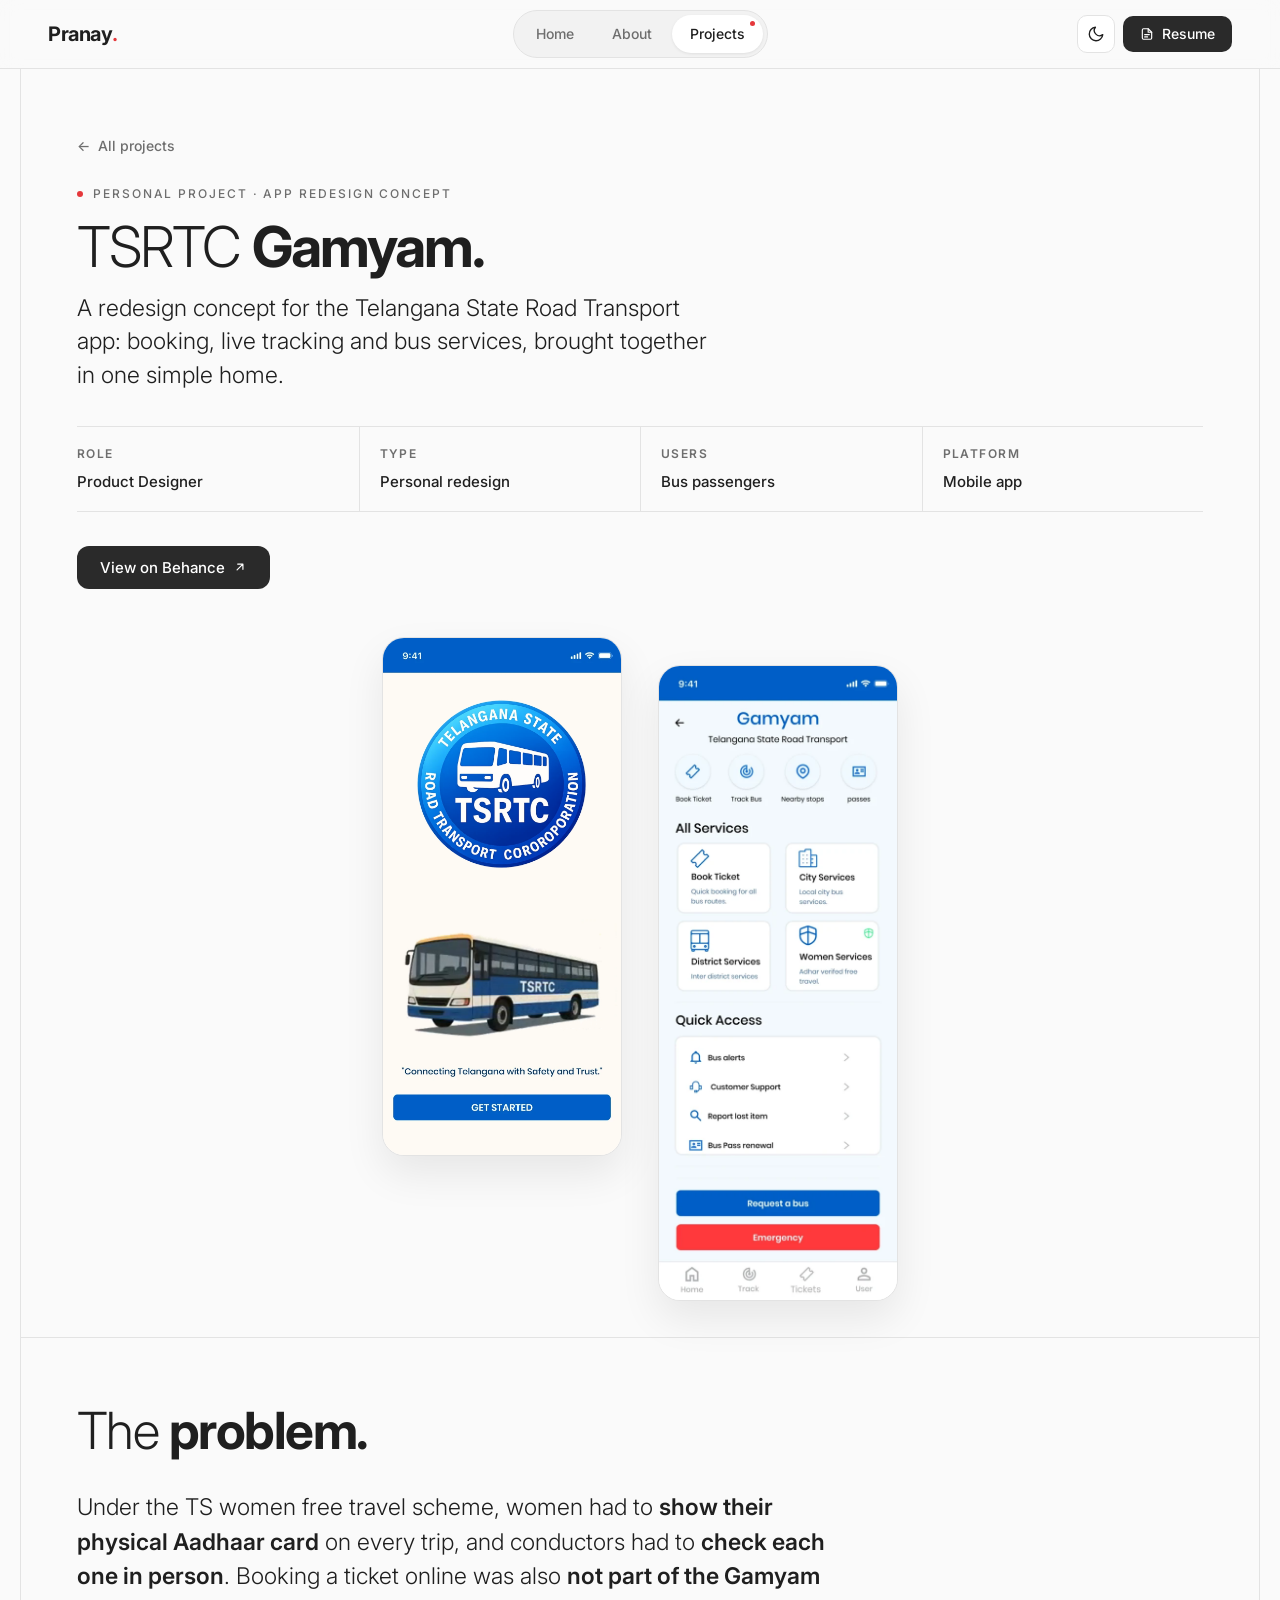
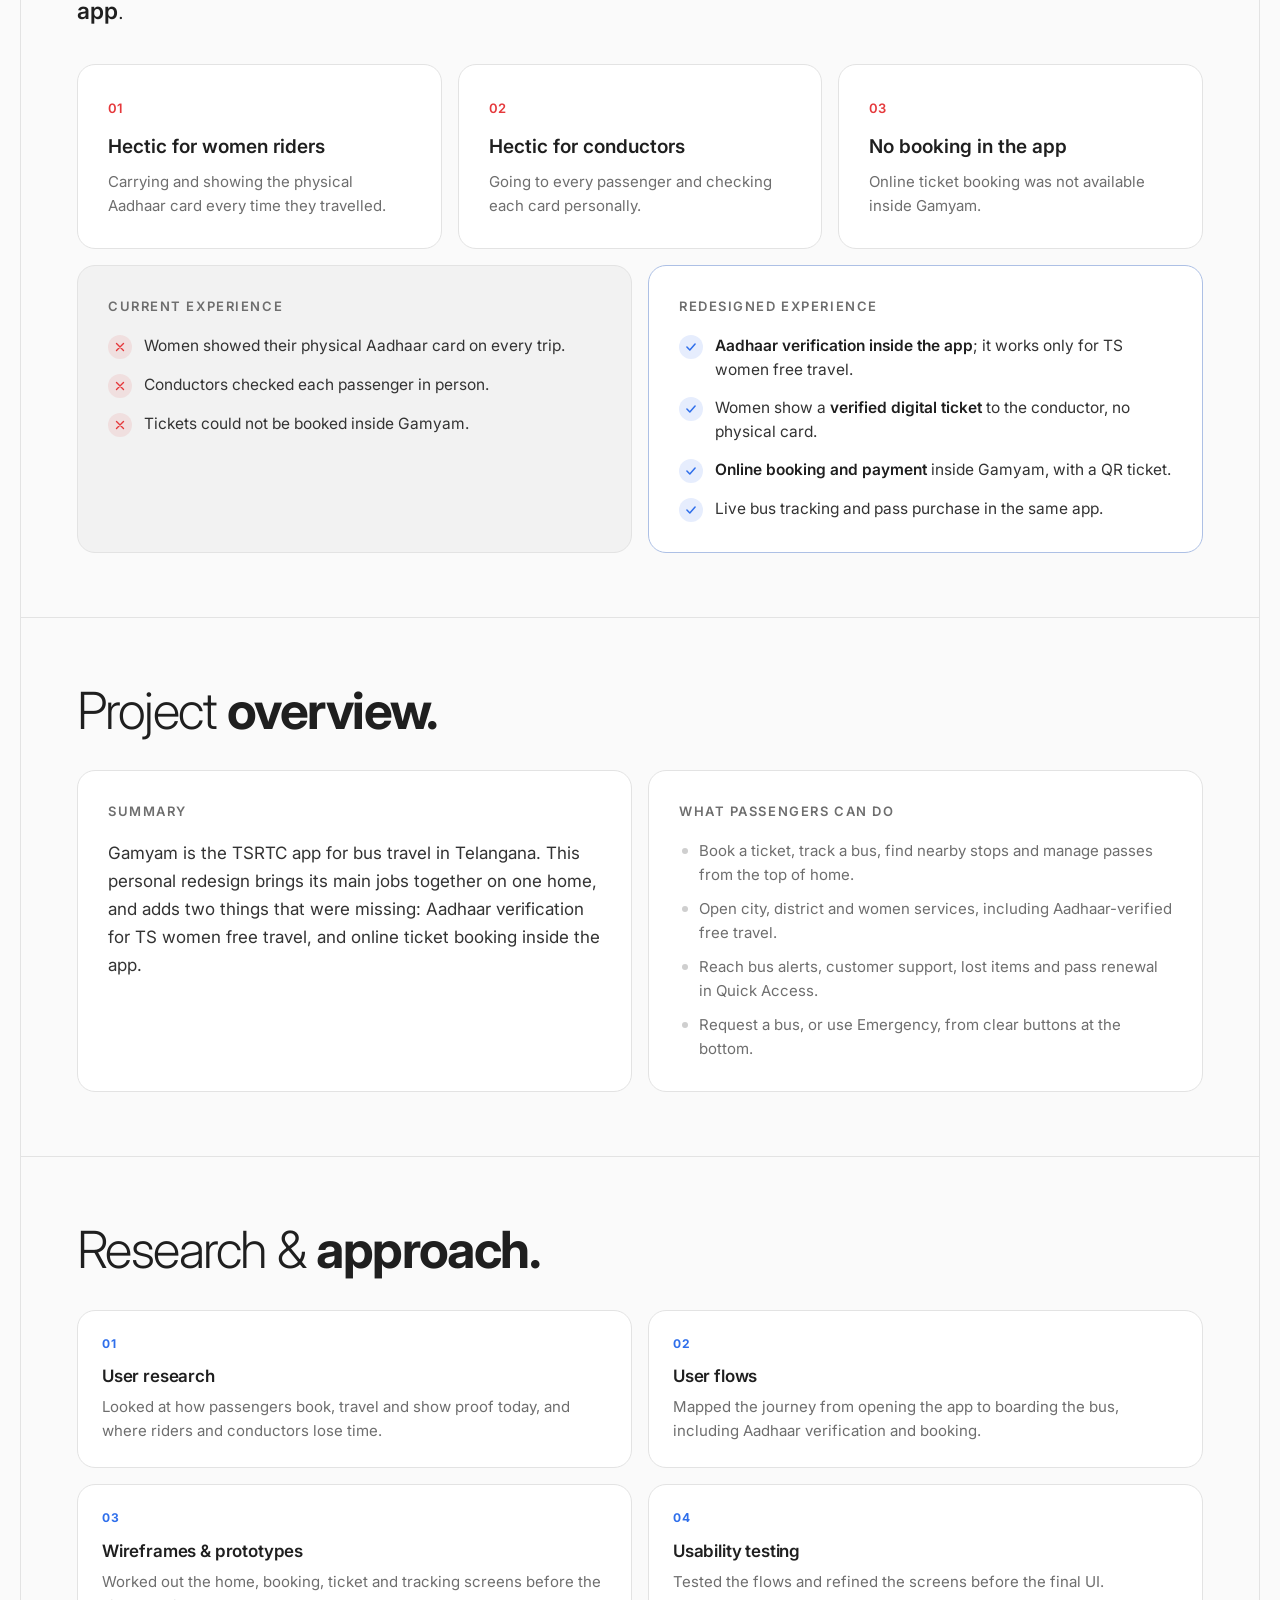
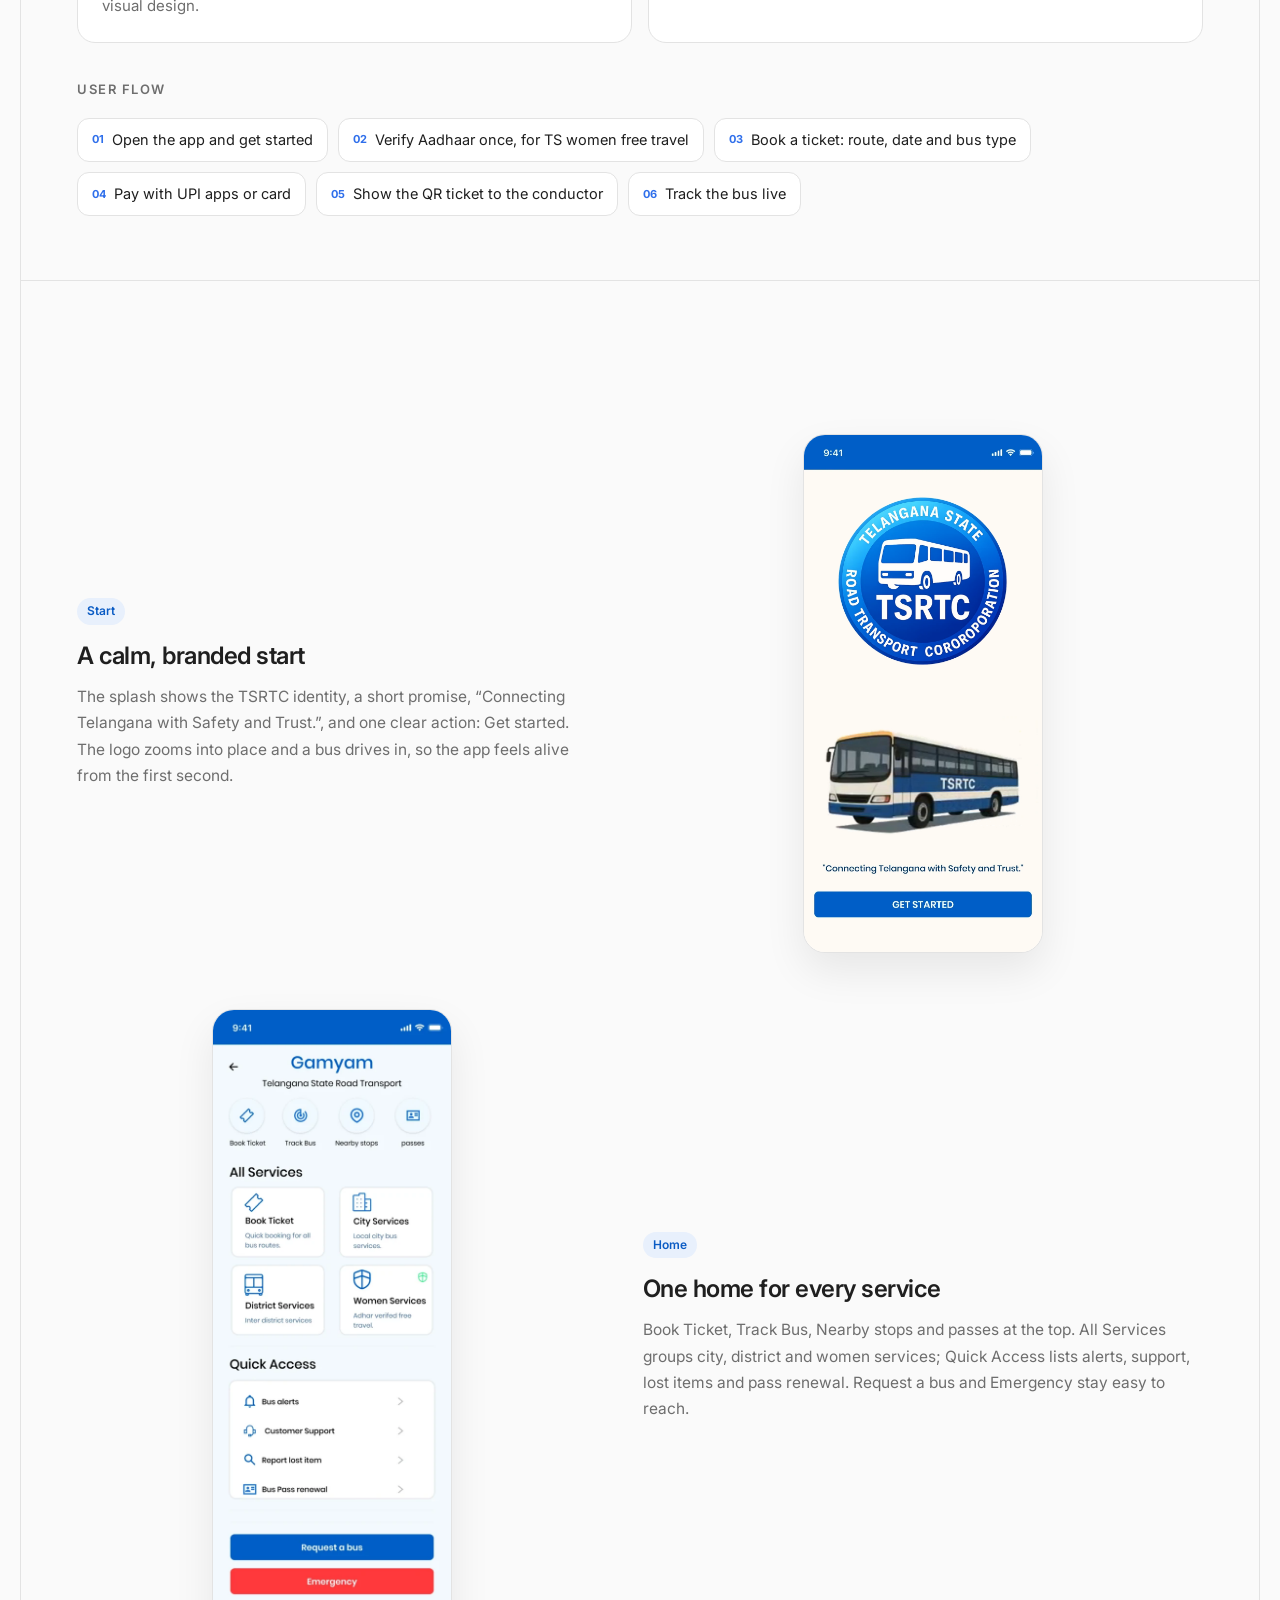
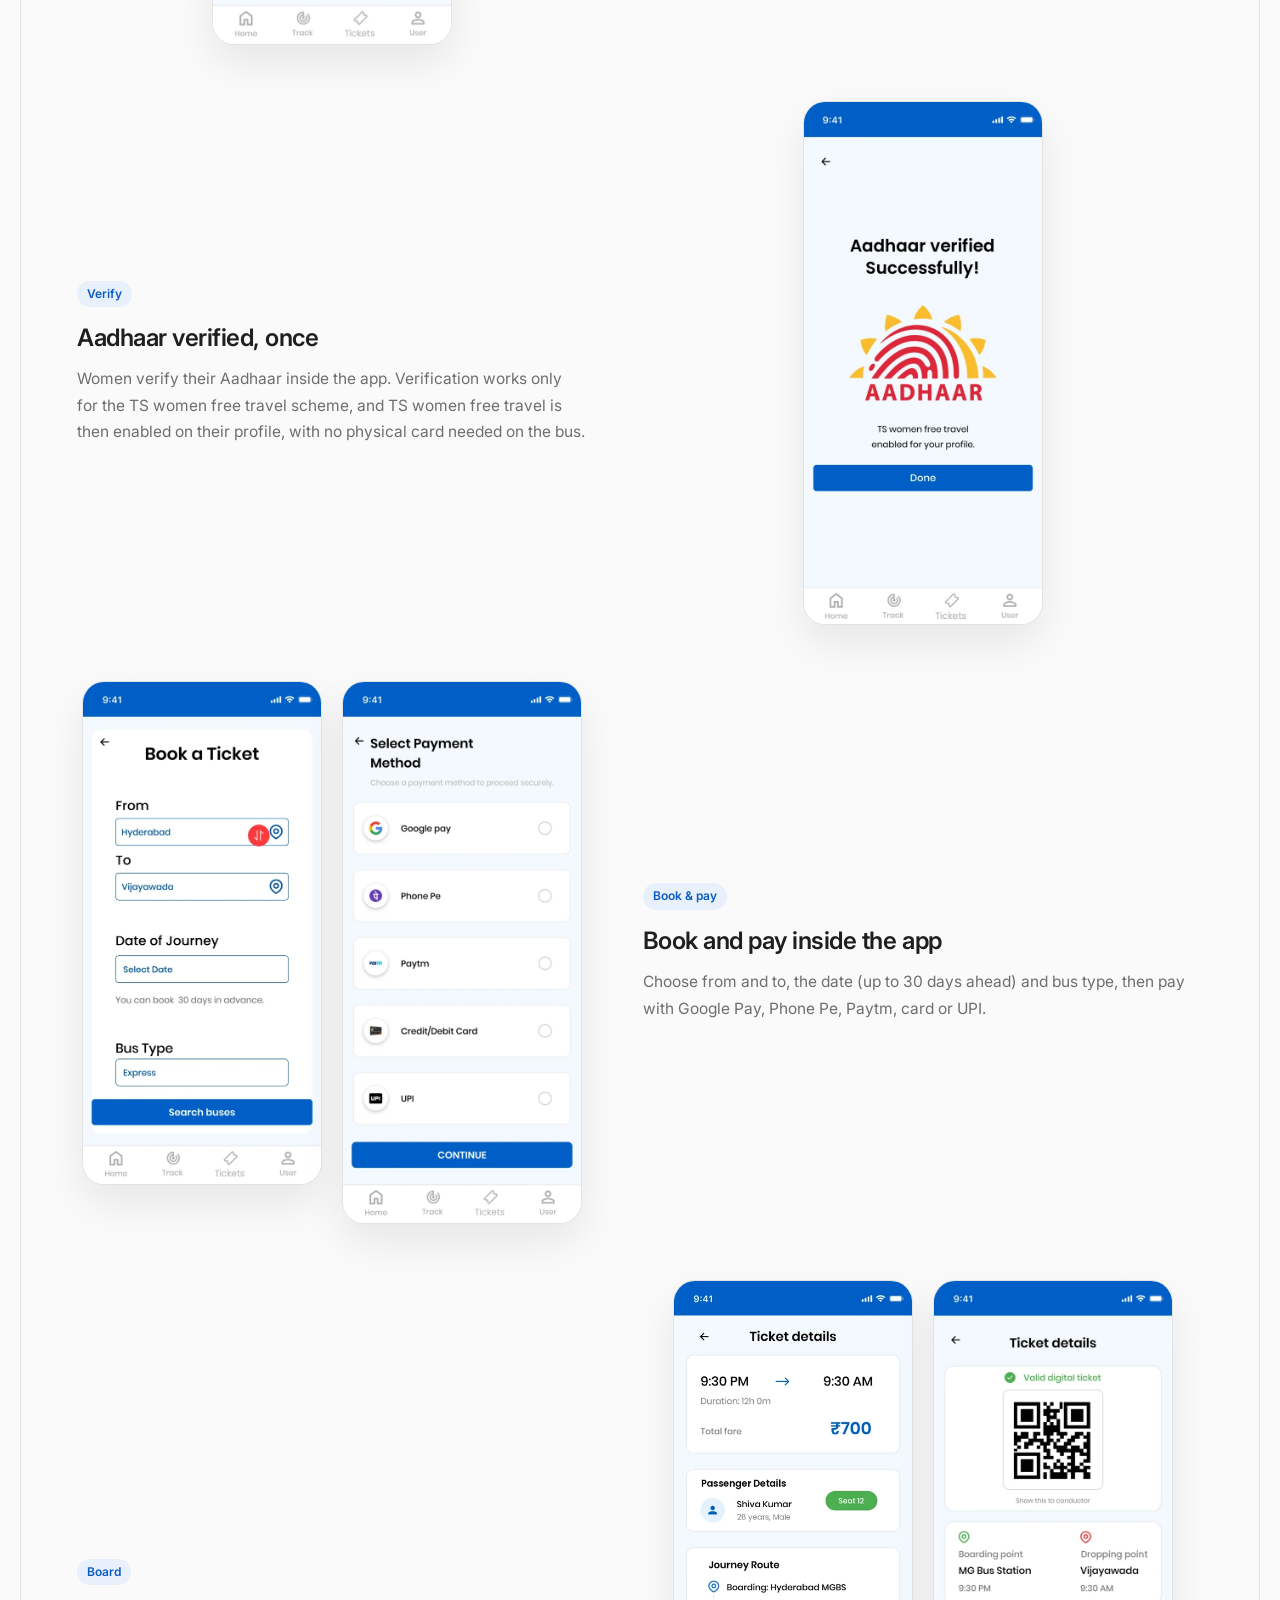
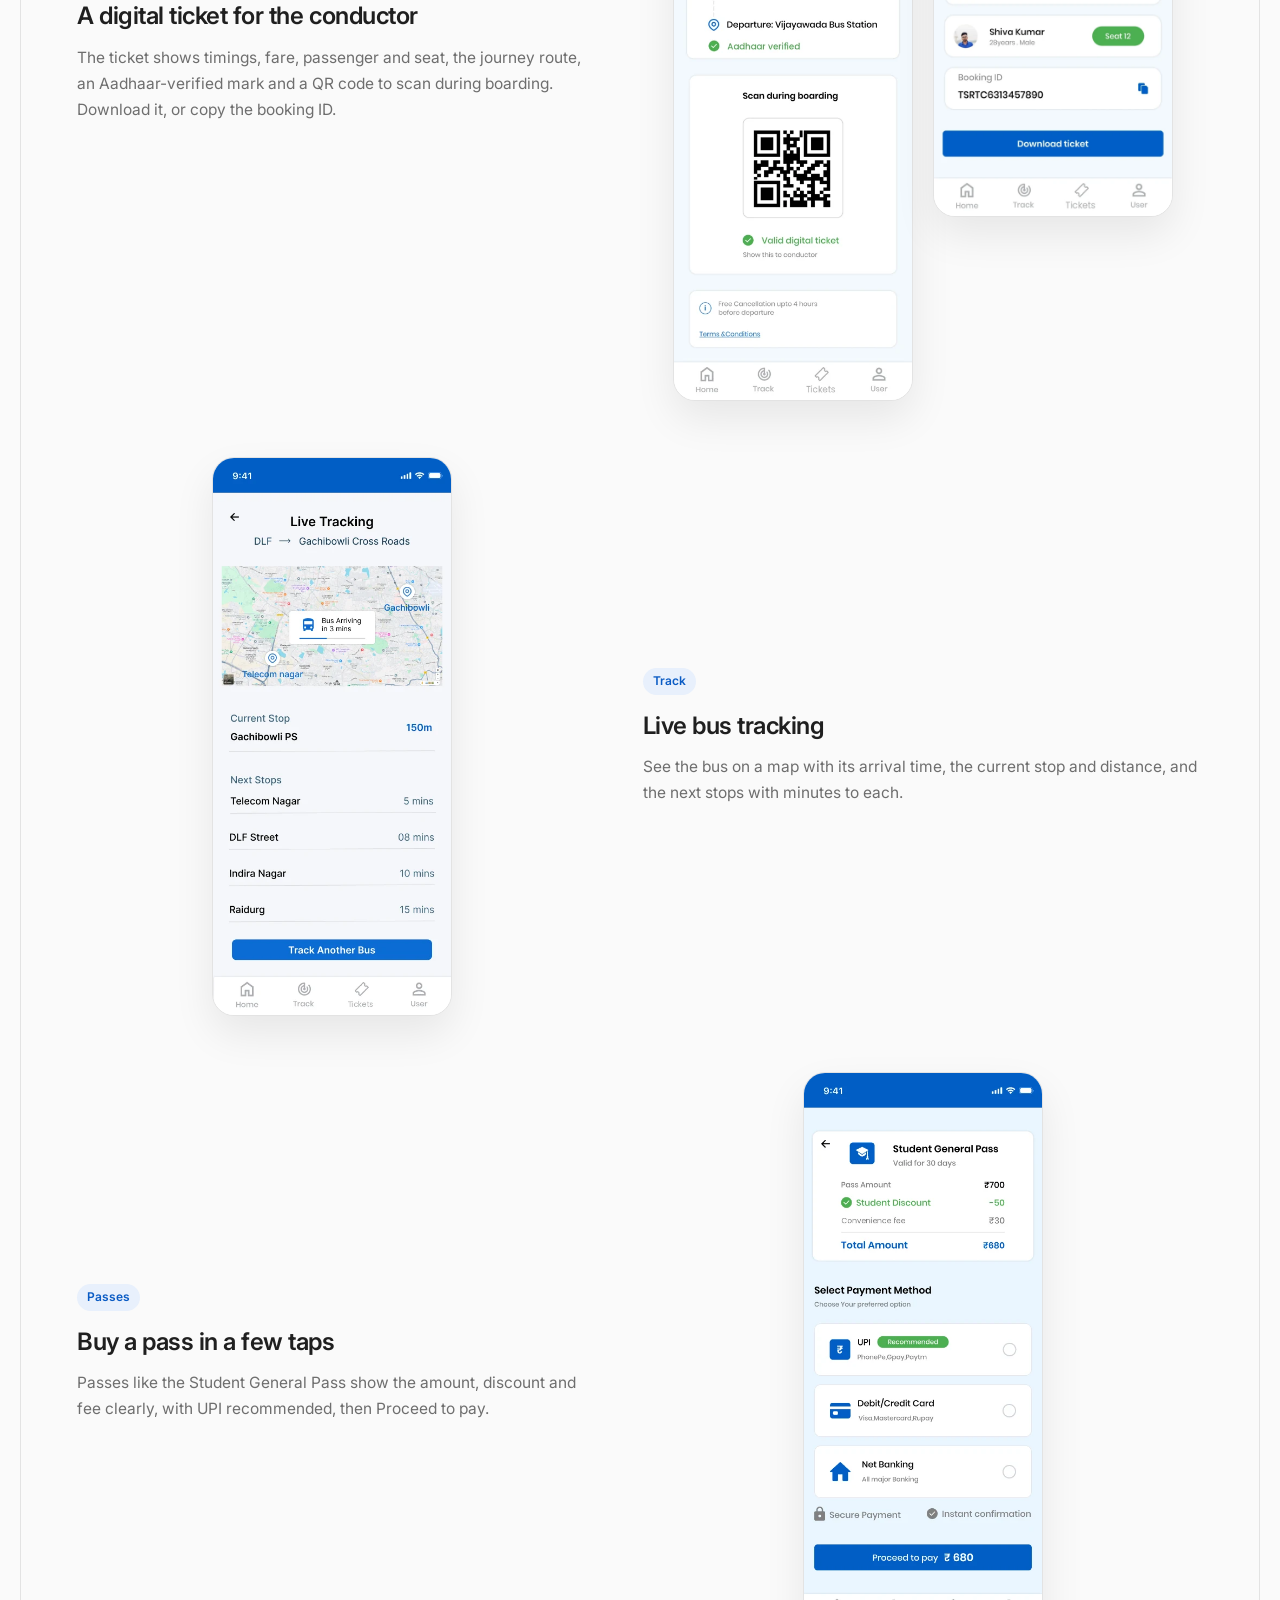
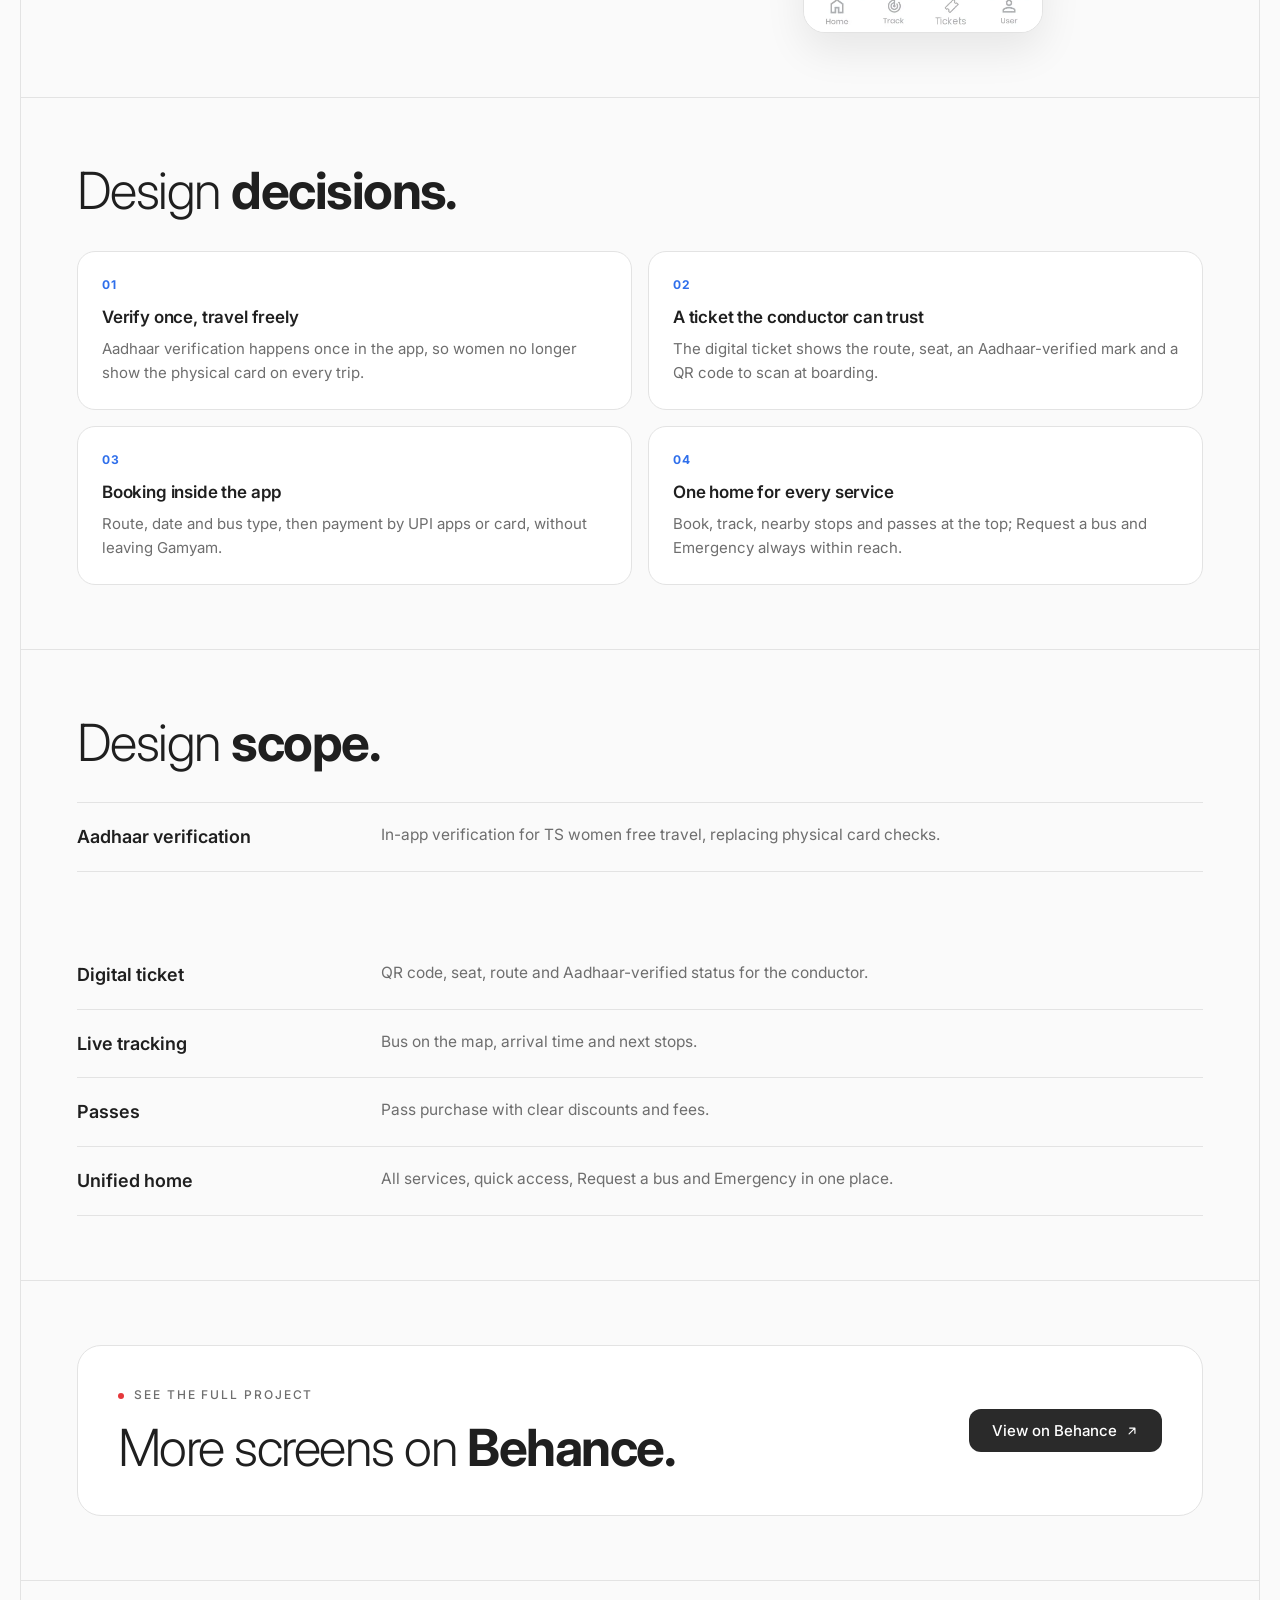
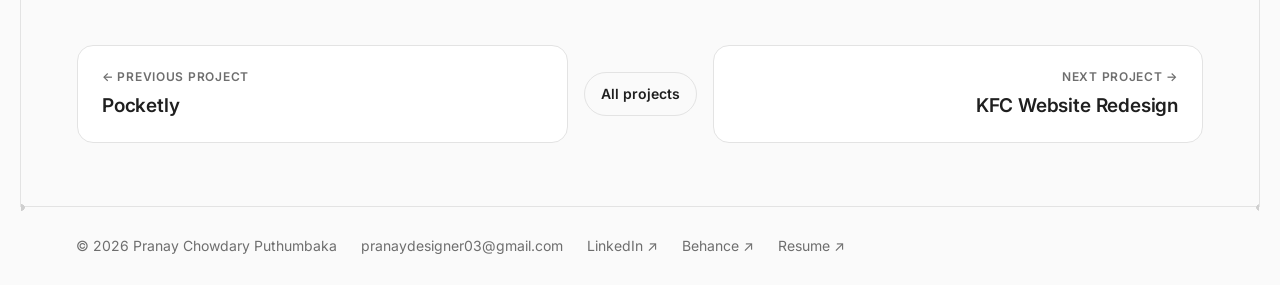
<file: gamyam.html>
<!DOCTYPE html>
<html lang="en">
<head>
  <meta charset="UTF-8">
  <meta name="viewport" content="width=device-width, initial-scale=1">
  <title>TSRTC Gamyam · Case study · Pranay Chowdary Puthumbaka</title>
  <meta name="description" content="TSRTC Gamyam app redesign: a personal case study by Pranay Chowdary Puthumbaka.">

  <!-- Theme init: runs before paint so there is no light/dark flash -->
  <script>
    (function () {
      var root = document.documentElement;
      var theme = null;
      try { theme = localStorage.getItem('pp-theme'); } catch (e) {}
      if (theme !== 'light' && theme !== 'dark') {
        theme = window.matchMedia && window.matchMedia('(prefers-color-scheme: dark)').matches ? 'dark' : 'light';
      }
      root.setAttribute('data-theme', theme);
      root.classList.add('js');
      var navIn = false; try { if (sessionStorage.getItem('pp-nav')) { navIn = true; sessionStorage.removeItem('pp-nav'); } } catch (e) {} try { if (window.name === 'pp-nav') { navIn = true; window.name = ''; } } catch (e) {} if (navIn) root.classList.add('nav-in', 'welcomed');
    })();
  </script>

  <!-- Font: Inter -->
  <link rel="preconnect" href="https://fonts.googleapis.com">
  <link rel="preconnect" href="https://fonts.gstatic.com" crossorigin>
  <link href="https://fonts.googleapis.com/css2?family=Caveat:wght@500;600&family=Inter:wght@300;400;500;600;700&display=swap" rel="stylesheet">

  <link rel="stylesheet" href="assets/css/styles.css">
</head>
<body>

  <!-- ============ NAVIGATION ============ -->
  <header class="nav">
    <div class="nav__inner">
      <a class="logo" href="index.html" aria-label="Pranay, home">Pranay<span>.</span></a>

      <nav class="nav__links" aria-label="Main">
        <a href="index.html">Home</a>
        <a href="about.html">About</a>
        <a href="projects.html" class="is-active">Projects</a>
      </nav>

      <div class="nav__actions">
        <button class="icon-btn" id="themeBtn" type="button" aria-label="Switch to dark theme">
          <svg class="icon-moon" width="18" height="18" viewBox="0 0 24 24" fill="none" stroke="currentColor" stroke-width="1.8" stroke-linecap="round" stroke-linejoin="round" aria-hidden="true"><path d="M21 12.8A9 9 0 1 1 11.2 3a7 7 0 0 0 9.8 9.8z"/></svg>
          <svg class="icon-sun" width="18" height="18" viewBox="0 0 24 24" fill="none" stroke="currentColor" stroke-width="1.8" stroke-linecap="round" aria-hidden="true"><circle cx="12" cy="12" r="4"/><path d="M12 2v2M12 20v2M4.9 4.9l1.4 1.4M17.7 17.7l1.4 1.4M2 12h2M20 12h2M4.9 19.1l1.4-1.4M17.7 6.3l1.4-1.4"/></svg>
        </button>
        <a class="btn btn--primary btn--sm btn--resume" href="https://drive.google.com/file/d/15YdlNEJKuUJEdSD5GdNVbuTQy5E2yW6C/view?usp=sharing" target="_blank" rel="noopener" aria-label="View or download my resume (opens Google Drive in a new tab)">
          <svg width="14" height="14" viewBox="0 0 24 24" fill="none" stroke="currentColor" stroke-width="2" stroke-linecap="round" stroke-linejoin="round" aria-hidden="true"><path d="M14 3H6a2 2 0 0 0-2 2v14a2 2 0 0 0 2 2h12a2 2 0 0 0 2-2V9z"/><path d="M14 3v6h6M8 13h8M8 17h5"/></svg>
          <span class="btn__label">Resume</span>
        </a>
      </div>
    </div>
  </header>

  <main class="frame cs">
    <section class="section cs-hero" aria-labelledby="cs-title">
      <a class="cs-back reveal" href="projects.html"><span aria-hidden="true">←</span> All projects</a>
      <p class="eyebrow reveal" style="--d:.05s">Personal project · App redesign concept</p>
      <h1 class="section-title section-title--xl reveal" id="cs-title" style="--d:.1s">TSRTC <strong>Gamyam.</strong></h1>
      <p class="cs-hero__line reveal" style="--d:.18s">A redesign concept for the Telangana State Road Transport app: booking, live tracking and bus services, brought together in one simple home.</p>
      <dl class="cs-facts reveal" style="--d:.24s">
        <div><dt>Role</dt><dd>Product Designer</dd></div>
        <div><dt>Type</dt><dd>Personal redesign</dd></div>
        <div><dt>Users</dt><dd>Bus passengers</dd></div>
        <div><dt>Platform</dt><dd>Mobile app</dd></div>
      </dl>
      <div class="hero__cta cs-hero__cta reveal" style="--d:.27s">
        <a class="btn btn--primary" href="https://www.behance.net/gallery/241316551/TSRTC-Gamyam-App-redesign-casestudy" target="_blank" rel="noopener">View on Behance <svg width="14" height="14" viewBox="0 0 24 24" fill="none" stroke="currentColor" stroke-width="2" stroke-linecap="round" stroke-linejoin="round" aria-hidden="true"><path d="M7 17 17 7M8 7h9v9"/></svg></a>
      </div>
      <div class="pk-hero pk-hero--flat pk-hero--two reveal" style="--d:.3s">
        <figure class="pk-flat gm-splash"><img src="assets/images/projects/gamyam/splash-bg.webp" width="921" height="2000" loading="lazy" alt="Animated splash: the TSRTC logo zooms into place, a bus drives in, with Connecting Telangana with Safety and Trust and Get Started."><span class="gm-splash__layer" aria-hidden="true"><img class="gm-splash__logo" src="assets/images/projects/gamyam/splash-logo.png" width="660" height="656" alt=""><img class="gm-splash__bus" src="assets/images/projects/gamyam/splash-bus-full.png" width="478" height="258" alt=""></span></figure>
        <figure class="pk-flat"><img src="assets/images/projects/gamyam/home.webp" width="488" height="1300" loading="lazy" alt="Gamyam home: Book Ticket, Track Bus, Nearby stops, passes, all services, quick access, Request a bus and Emergency."></figure>
      </div>
    </section>

    <section class="section" aria-labelledby="problem-title">
      <div class="a-head"><h2 class="section-title a-title" id="problem-title">The <strong>problem.</strong></h2></div>
      <p class="cs-problem">Under the TS women free travel scheme, women had to <strong>show their physical Aadhaar card</strong> on every trip, and conductors had to <strong>check each one in person</strong>. Booking a ticket online was also <strong>not part of the Gamyam app</strong>.</p>
      <div class="cs-pains">
        <div class="cs-card cs-pain"><span class="cs-pain__num">01</span><h3>Hectic for women riders</h3><p>Carrying and showing the physical Aadhaar card every time they travelled.</p></div>
        <div class="cs-card cs-pain"><span class="cs-pain__num">02</span><h3>Hectic for conductors</h3><p>Going to every passenger and checking each card personally.</p></div>
        <div class="cs-card cs-pain"><span class="cs-pain__num">03</span><h3>No booking in the app</h3><p>Online ticket booking was not available inside Gamyam.</p></div>
      </div>
      <div class="cs-compare">
        <div class="cs-card cs-compare__col cs-compare__col--before"><h3 class="subhead">Current experience</h3><ul class="cs-checks"><li><span class="cs-mark"><svg width="14" height="14" viewBox="0 0 24 24" fill="none" stroke="currentColor" stroke-width="2.4" stroke-linecap="round" aria-hidden="true"><path d="M6 6l12 12M18 6 6 18"/></svg></span><span>Women showed their physical Aadhaar card on every trip.</span></li><li><span class="cs-mark"><svg width="14" height="14" viewBox="0 0 24 24" fill="none" stroke="currentColor" stroke-width="2.4" stroke-linecap="round" aria-hidden="true"><path d="M6 6l12 12M18 6 6 18"/></svg></span><span>Conductors checked each passenger in person.</span></li><li><span class="cs-mark"><svg width="14" height="14" viewBox="0 0 24 24" fill="none" stroke="currentColor" stroke-width="2.4" stroke-linecap="round" aria-hidden="true"><path d="M6 6l12 12M18 6 6 18"/></svg></span><span>Tickets could not be booked inside Gamyam.</span></li></ul></div>
        <div class="cs-card cs-compare__col cs-compare__col--after"><h3 class="subhead">Redesigned experience</h3><ul class="cs-checks"><li><span class="cs-mark"><svg width="14" height="14" viewBox="0 0 24 24" fill="none" stroke="currentColor" stroke-width="2.6" stroke-linecap="round" stroke-linejoin="round" aria-hidden="true"><path d="m5 12 5 5 9-10"/></svg></span><span><strong>Aadhaar verification inside the app</strong>; it works only for TS women free travel.</span></li><li><span class="cs-mark"><svg width="14" height="14" viewBox="0 0 24 24" fill="none" stroke="currentColor" stroke-width="2.6" stroke-linecap="round" stroke-linejoin="round" aria-hidden="true"><path d="m5 12 5 5 9-10"/></svg></span><span>Women show a <strong>verified digital ticket</strong> to the conductor, no physical card.</span></li><li><span class="cs-mark"><svg width="14" height="14" viewBox="0 0 24 24" fill="none" stroke="currentColor" stroke-width="2.6" stroke-linecap="round" stroke-linejoin="round" aria-hidden="true"><path d="m5 12 5 5 9-10"/></svg></span><span><strong>Online booking and payment</strong> inside Gamyam, with a QR ticket.</span></li><li><span class="cs-mark"><svg width="14" height="14" viewBox="0 0 24 24" fill="none" stroke="currentColor" stroke-width="2.6" stroke-linecap="round" stroke-linejoin="round" aria-hidden="true"><path d="m5 12 5 5 9-10"/></svg></span><span>Live bus tracking and pass purchase in the same app.</span></li></ul></div>
      </div>
    </section>

    <section class="section" aria-labelledby="overview-title">
      <div class="a-head"><h2 class="section-title a-title" id="overview-title">Project <strong>overview.</strong></h2></div>
      <div class="cs-split">
        <div class="cs-card">
          <h3 class="subhead">Summary</h3>
          <p>Gamyam is the TSRTC app for bus travel in Telangana. This personal redesign brings its main jobs together on one home, and adds two things that were missing: Aadhaar verification for TS women free travel, and online ticket booking inside the app.</p>
        </div>
        <div class="cs-card">
          <h3 class="subhead">What passengers can do</h3>
          <ul class="xp__list">
            <li>Book a ticket, track a bus, find nearby stops and manage passes from the top of home.</li>
            <li>Open city, district and women services, including Aadhaar-verified free travel.</li>
            <li>Reach bus alerts, customer support, lost items and pass renewal in Quick Access.</li>
            <li>Request a bus, or use Emergency, from clear buttons at the bottom.</li>
          </ul>
        </div>
      </div>
    </section>
    <section class="section" aria-labelledby="approach-title">
      <div class="a-head"><h2 class="section-title a-title" id="approach-title">Research &amp; <strong>approach.</strong></h2></div>
      <div class="cs-decs"><div class="cs-card cs-dec"><span class="cs-dec__num">01</span><h3>User research</h3><p>Looked at how passengers book, travel and show proof today, and where riders and conductors lose time.</p></div><div class="cs-card cs-dec"><span class="cs-dec__num">02</span><h3>User flows</h3><p>Mapped the journey from opening the app to boarding the bus, including Aadhaar verification and booking.</p></div><div class="cs-card cs-dec"><span class="cs-dec__num">03</span><h3>Wireframes &amp; prototypes</h3><p>Worked out the home, booking, ticket and tracking screens before the visual design.</p></div><div class="cs-card cs-dec"><span class="cs-dec__num">04</span><h3>Usability testing</h3><p>Tested the flows and refined the screens before the final UI.</p></div></div>
      <h3 class="subhead cs-sub">User flow</h3><ol class="cs-flowline"><li><span>01</span>Open the app and get started</li><li><span>02</span>Verify Aadhaar once, for TS women free travel</li><li><span>03</span>Book a ticket: route, date and bus type</li><li><span>04</span>Pay with UPI apps or card</li><li><span>05</span>Show the QR ticket to the conductor</li><li><span>06</span>Track the bus live</li></ol>
    </section>


    <section class="section" aria-labelledby="flow-title">
      <div class="a-head"><h2 class="section-title a-title" id="flow-title">User journey &amp; <strong>key screens.</strong></h2></div>
      <div class="pk-screens">
        <article class="pk-screen">
          <div class="pk-screen__text"><span class="ds-lane gm-lane">Start</span><h3>A calm, branded start</h3><p>The splash shows the TSRTC identity, a short promise, “Connecting Telangana with Safety and Trust.”, and one clear action: Get started. The logo zooms into place and a bus drives in, so the app feels alive from the first second.</p></div>
          <div class="pk-screen__shots"><figure class="pk-flat gm-splash"><img src="assets/images/projects/gamyam/splash-bg.webp" width="921" height="2000" loading="lazy" alt="Animated splash: the TSRTC logo zooms into place, a bus drives in, with Connecting Telangana with Safety and Trust and Get Started."><span class="gm-splash__layer" aria-hidden="true"><img class="gm-splash__logo" src="assets/images/projects/gamyam/splash-logo.png" width="660" height="656" alt=""><img class="gm-splash__bus" src="assets/images/projects/gamyam/splash-bus-full.png" width="478" height="258" alt=""></span></figure></div>
        </article>

        <article class="pk-screen pk-screen--flip">
          <div class="pk-screen__text"><span class="ds-lane gm-lane">Home</span><h3>One home for every service</h3><p>Book Ticket, Track Bus, Nearby stops and passes at the top. All Services groups city, district and women services; Quick Access lists alerts, support, lost items and pass renewal. Request a bus and Emergency stay easy to reach.</p></div>
          <div class="pk-screen__shots"><figure class="pk-flat"><img src="assets/images/projects/gamyam/home.webp" width="488" height="1300" loading="lazy" alt="Gamyam home screen."></figure></div>
        </article>

        <article class="pk-screen">
          <div class="pk-screen__text"><span class="ds-lane gm-lane">Verify</span><h3>Aadhaar verified, once</h3><p>Women verify their Aadhaar inside the app. Verification works only for the TS women free travel scheme, and TS women free travel is then enabled on their profile, with no physical card needed on the bus.</p></div>
          <div class="pk-screen__shots"><figure class="pk-flat"><img src="assets/images/projects/gamyam/aadhaar-verified.webp" width="560" height="1228" loading="lazy" alt="Aadhaar verified successfully: TS women free travel enabled for your profile."></figure></div>
        </article>

        <article class="pk-screen pk-screen--flip">
          <div class="pk-screen__text"><span class="ds-lane gm-lane">Book &amp; pay</span><h3>Book and pay inside the app</h3><p>Choose from and to, the date (up to 30 days ahead) and bus type, then pay with Google Pay, Phone Pe, Paytm, card or UPI.</p></div>
          <div class="pk-screen__shots"><figure class="pk-flat"><img src="assets/images/projects/gamyam/book-ticket.webp" width="560" height="1183" loading="lazy" alt="Book a Ticket screen."></figure><figure class="pk-flat"><img src="assets/images/projects/gamyam/payment.webp" width="560" height="1274" loading="lazy" alt="Select Payment Method screen."></figure></div>
        </article>

        <article class="pk-screen">
          <div class="pk-screen__text"><span class="ds-lane gm-lane">Board</span><h3>A digital ticket for the conductor</h3><p>The ticket shows timings, fare, passenger and seat, the journey route, an Aadhaar-verified mark and a QR code to scan during boarding. Download it, or copy the booking ID.</p></div>
          <div class="pk-screen__shots"><figure class="pk-flat"><img src="assets/images/projects/gamyam/ticket-details.webp" width="430" height="1300" loading="lazy" alt="Ticket details with timings, fare, passenger, route, Aadhaar verified and boarding QR."></figure><figure class="pk-flat"><img src="assets/images/projects/gamyam/ticket-qr.webp" width="560" height="1260" loading="lazy" alt="Valid digital ticket with QR code, boarding points, seat and booking ID."></figure></div>
        </article>

        <article class="pk-screen pk-screen--flip">
          <div class="pk-screen__text"><span class="ds-lane gm-lane">Track</span><h3>Live bus tracking</h3><p>See the bus on a map with its arrival time, the current stop and distance, and the next stops with minutes to each.</p></div>
          <div class="pk-screen__shots"><figure class="pk-flat"><img src="assets/images/projects/gamyam/live-tracking.webp" width="440" height="1029" loading="lazy" alt="Live tracking from DLF to Gachibowli Cross Roads with next stops."></figure></div>
        </article>

        <article class="pk-screen">
          <div class="pk-screen__text"><span class="ds-lane gm-lane">Passes</span><h3>Buy a pass in a few taps</h3><p>Passes like the Student General Pass show the amount, discount and fee clearly, with UPI recommended, then Proceed to pay.</p></div>
          <div class="pk-screen__shots"><figure class="pk-flat"><img src="assets/images/projects/gamyam/student-pass.webp" width="440" height="1034" loading="lazy" alt="Student General Pass payment with discount and payment methods."></figure></div>
        </article>

      </div>
    </section>

    <section class="section" aria-labelledby="decisions-title">
      <div class="a-head"><h2 class="section-title a-title" id="decisions-title">Design <strong>decisions.</strong></h2></div>
      <div class="cs-decs"><div class="cs-card cs-dec"><span class="cs-dec__num">01</span><h3>Verify once, travel freely</h3><p>Aadhaar verification happens once in the app, so women no longer show the physical card on every trip.</p></div><div class="cs-card cs-dec"><span class="cs-dec__num">02</span><h3>A ticket the conductor can trust</h3><p>The digital ticket shows the route, seat, an Aadhaar-verified mark and a QR code to scan at boarding.</p></div><div class="cs-card cs-dec"><span class="cs-dec__num">03</span><h3>Booking inside the app</h3><p>Route, date and bus type, then payment by UPI apps or card, without leaving Gamyam.</p></div><div class="cs-card cs-dec"><span class="cs-dec__num">04</span><h3>One home for every service</h3><p>Book, track, nearby stops and passes at the top; Request a bus and Emergency always within reach.</p></div></div>
    </section>

    <section class="section" aria-labelledby="output-title">
      <div class="a-head"><h2 class="section-title a-title" id="output-title">Design <strong>scope.</strong></h2></div>
      <ul class="cs-delivered">
        <li><strong>Aadhaar verification</strong><span>In-app verification for TS women free travel, replacing physical card checks.</span></li>
        <li><strong>Online booking</strong><span>Route, date and bus type, with payment by UPI apps or card.</span></li>
        <li><strong>Digital ticket</strong><span>QR code, seat, route and Aadhaar-verified status for the conductor.</span></li>
        <li><strong>Live tracking</strong><span>Bus on the map, arrival time and next stops.</span></li>
        <li><strong>Passes</strong><span>Pass purchase with clear discounts and fees.</span></li>
        <li><strong>Unified home</strong><span>All services, quick access, Request a bus and Emergency in one place.</span></li>
      </ul>
    </section>

    <section class="section cs-next" aria-label="More">
      <div class="cs-next__card">
        <div>
          <p class="eyebrow">See the full project</p>
          <h2 class="section-title a-title">More screens on <strong>Behance.</strong></h2>
        </div>
        <div class="hero__cta">
          <a class="btn btn--primary" href="https://www.behance.net/gallery/241316551/TSRTC-Gamyam-App-redesign-casestudy" target="_blank" rel="noopener">View on Behance <svg width="14" height="14" viewBox="0 0 24 24" fill="none" stroke="currentColor" stroke-width="2" stroke-linecap="round" stroke-linejoin="round" aria-hidden="true"><path d="M7 17 17 7M8 7h9v9"/></svg></a>
        </div>
      </div>
    </section>
    <nav class="section pn" aria-label="More projects">
      <a class="pn__cell pn__cell--prev" href="pocketly.html"><span class="pn__label">← Previous project </span><span class="pn__name">Pocketly</span></a>
      <a class="pn__all" href="projects.html">All projects</a>
      <a class="pn__cell pn__cell--next" href="kfc.html"><span class="pn__label"> Next project →</span><span class="pn__name">KFC Website Redesign</span></a>
    </nav>
  </main>

  <footer class="footer">
    <div class="footer__inner">
      <span>© 2026 Pranay Chowdary Puthumbaka</span>
      <a href="mailto:pranaydesigner03@gmail.com">pranaydesigner03@gmail.com</a>
      <a href="https://www.linkedin.com/in/pranay-chowdary-puthumbaka-728284301/" target="_blank" rel="noopener">LinkedIn ↗</a>
      <a href="https://www.behance.net/pranayputhumb" target="_blank" rel="noopener">Behance ↗</a>
      <a href="https://drive.google.com/file/d/15YdlNEJKuUJEdSD5GdNVbuTQy5E2yW6C/view?usp=sharing" target="_blank" rel="noopener">Resume ↗</a>
    </div>
  </footer>

  <script src="assets/js/main.js"></script>
</body>
</html>
</file>
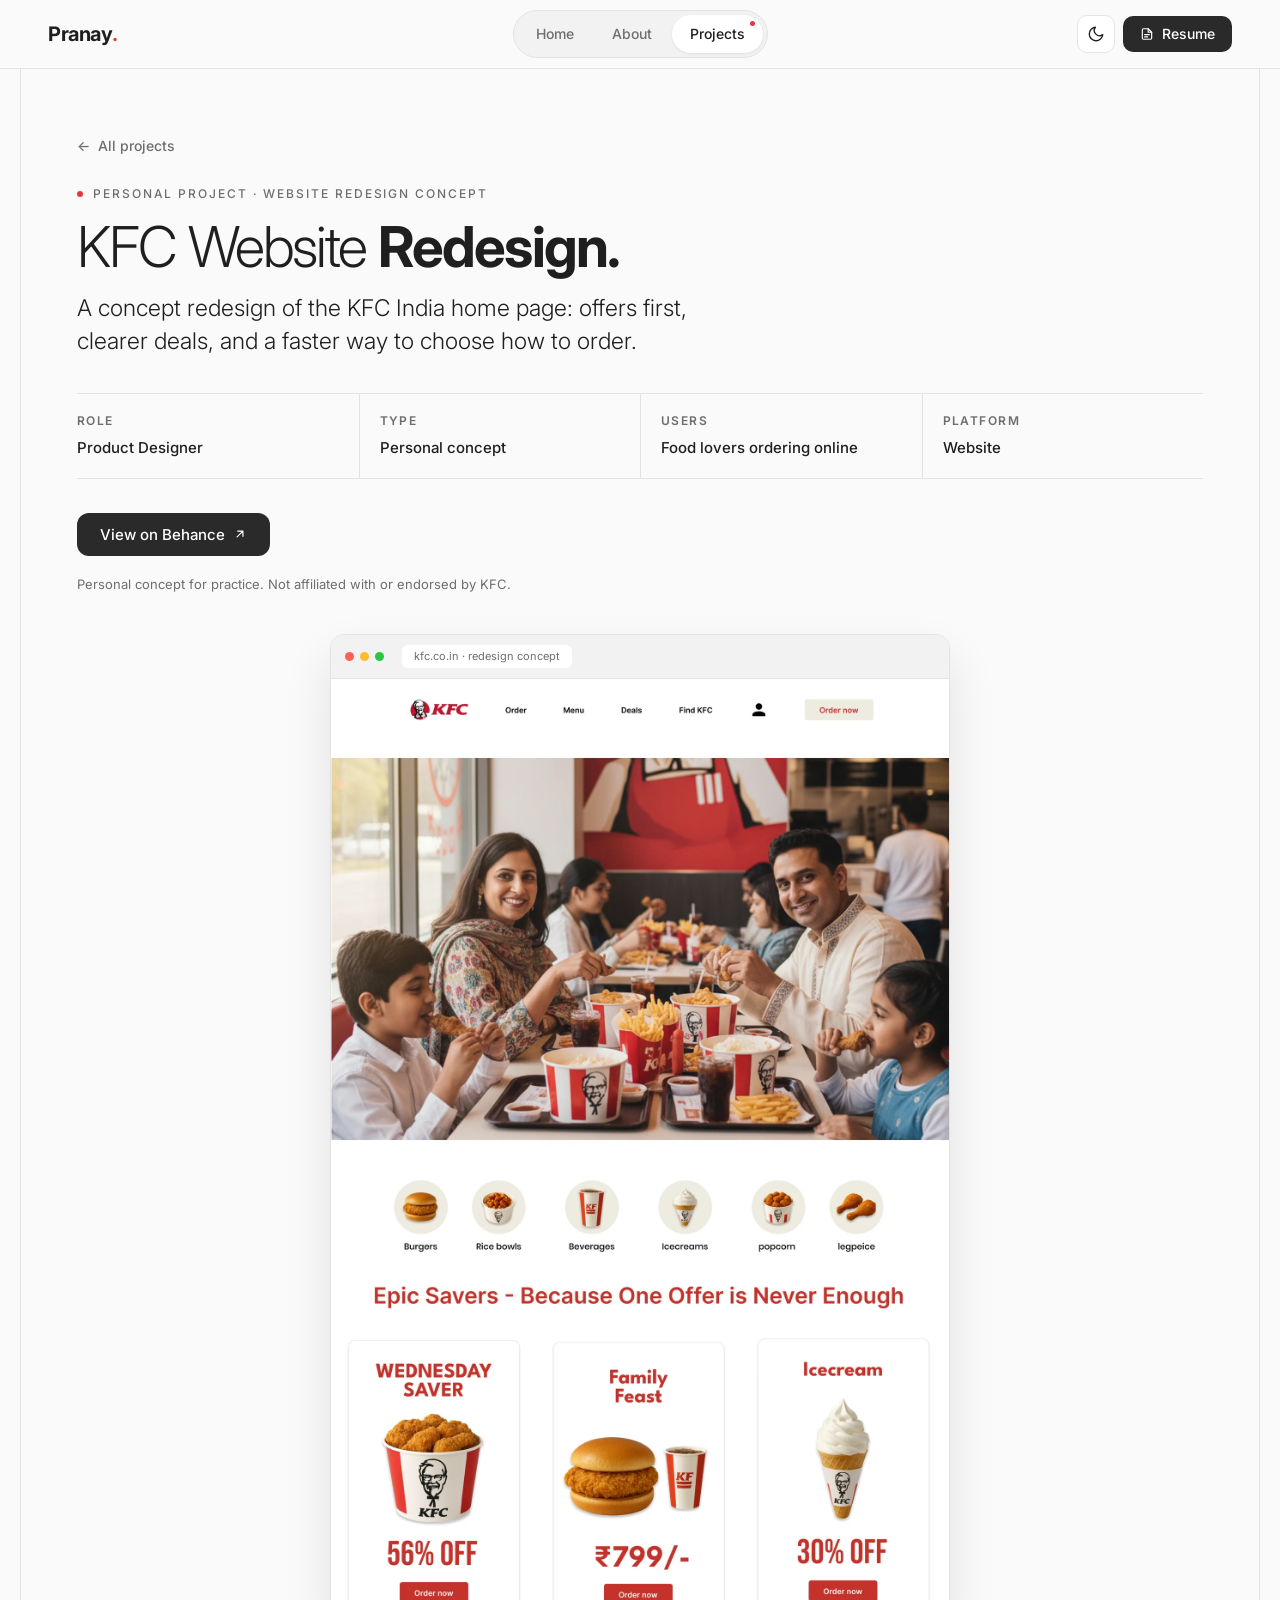
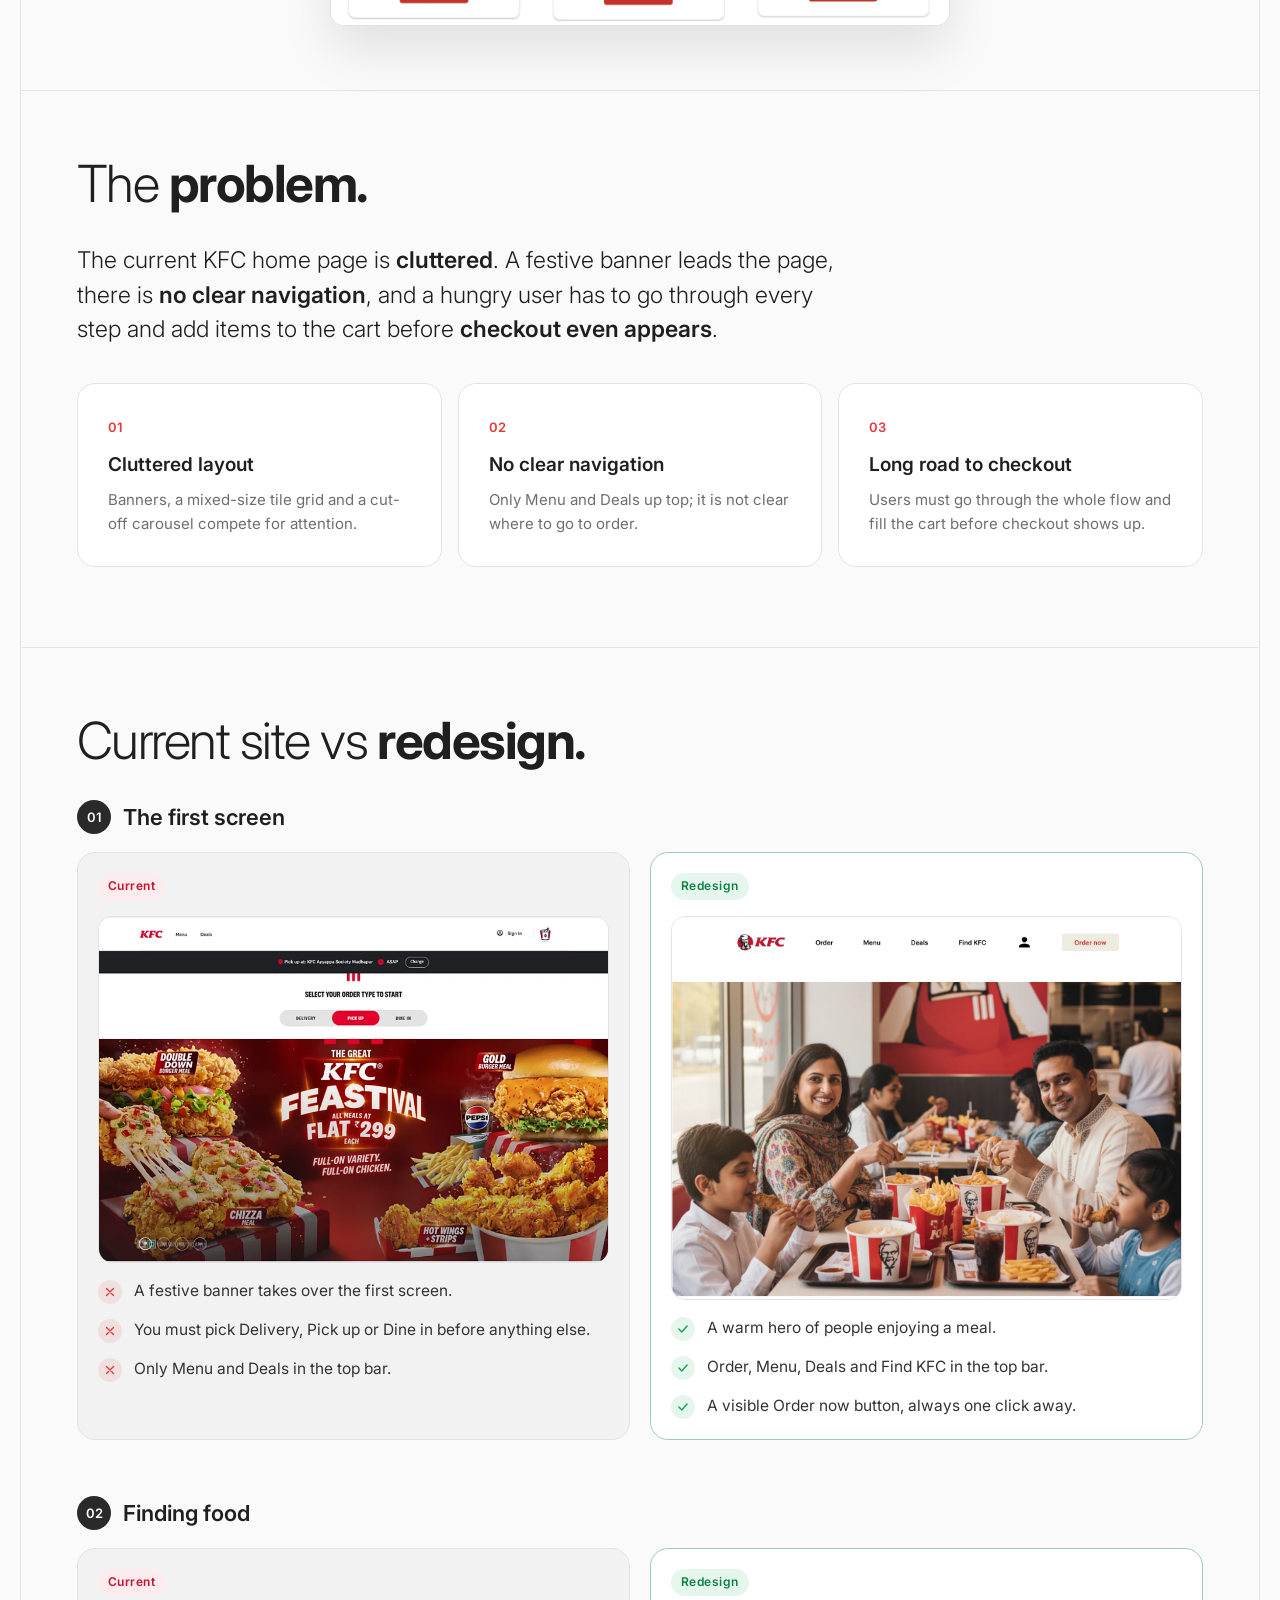
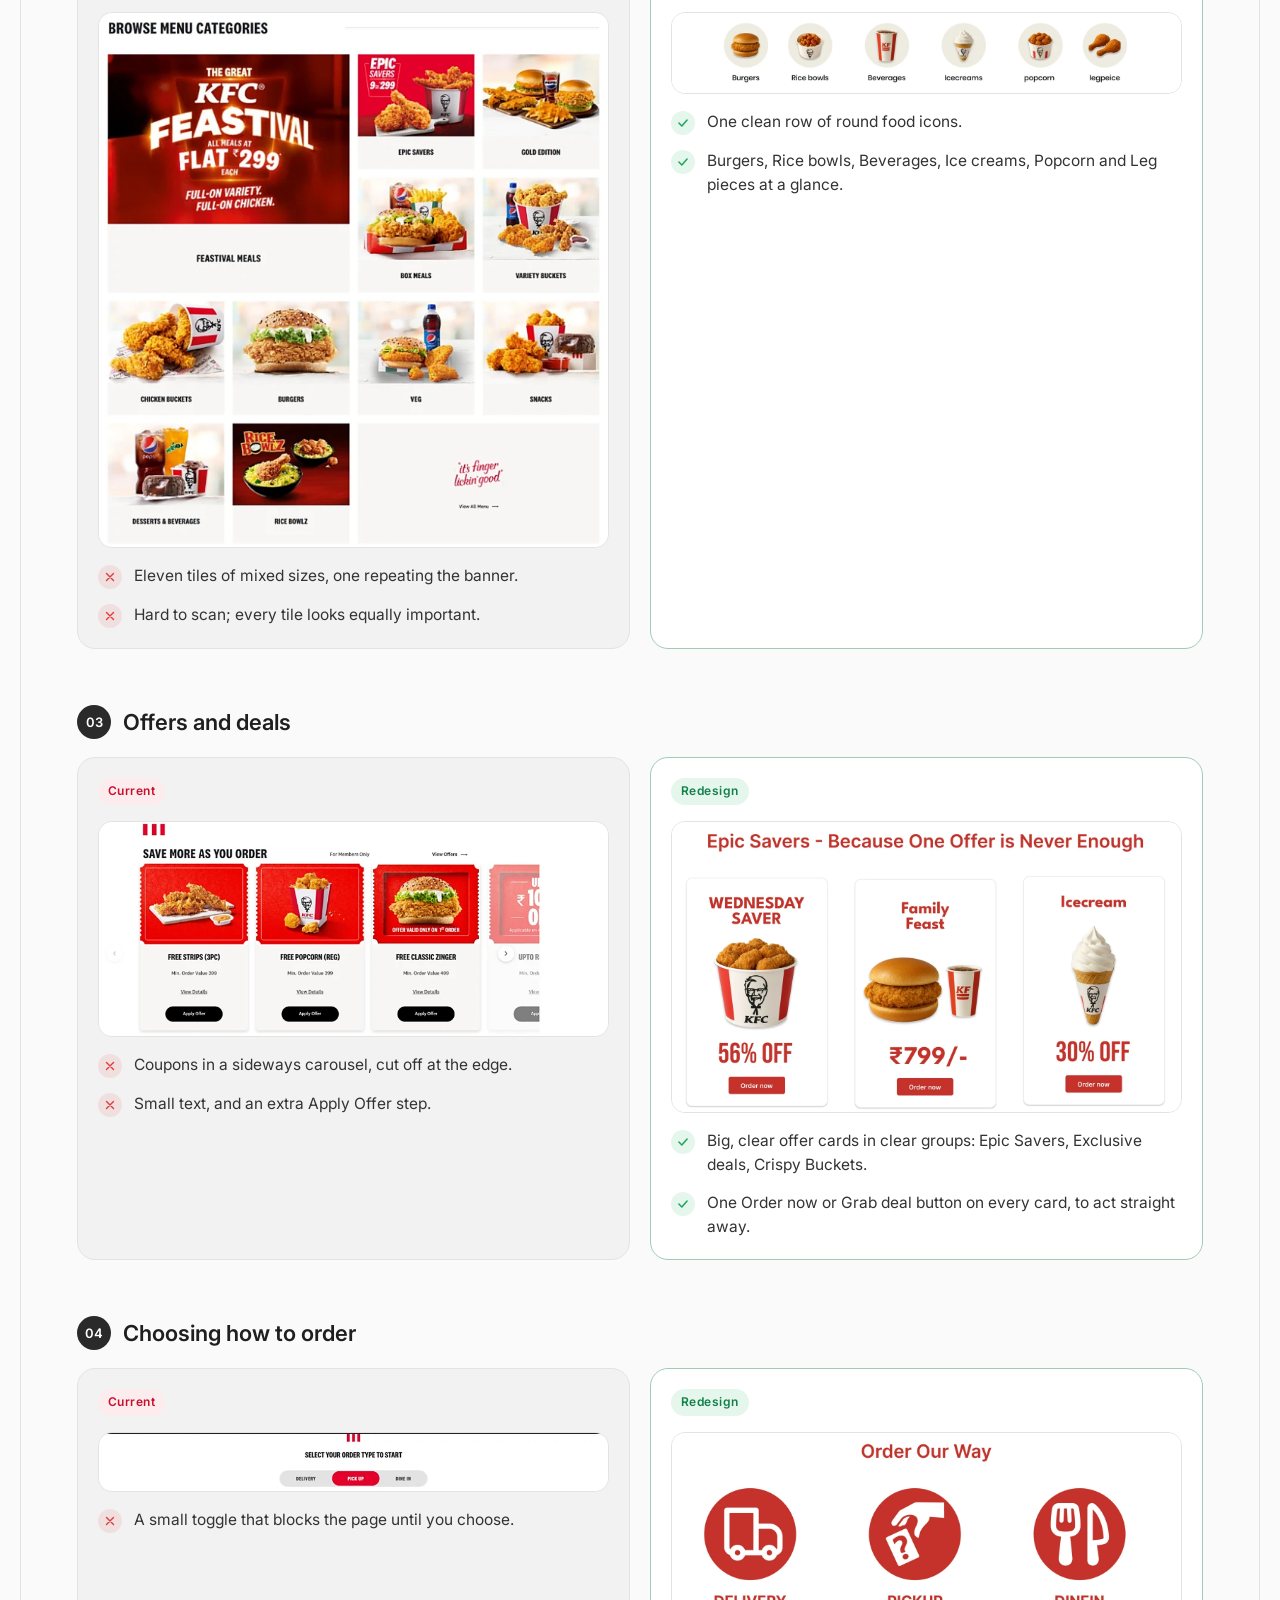
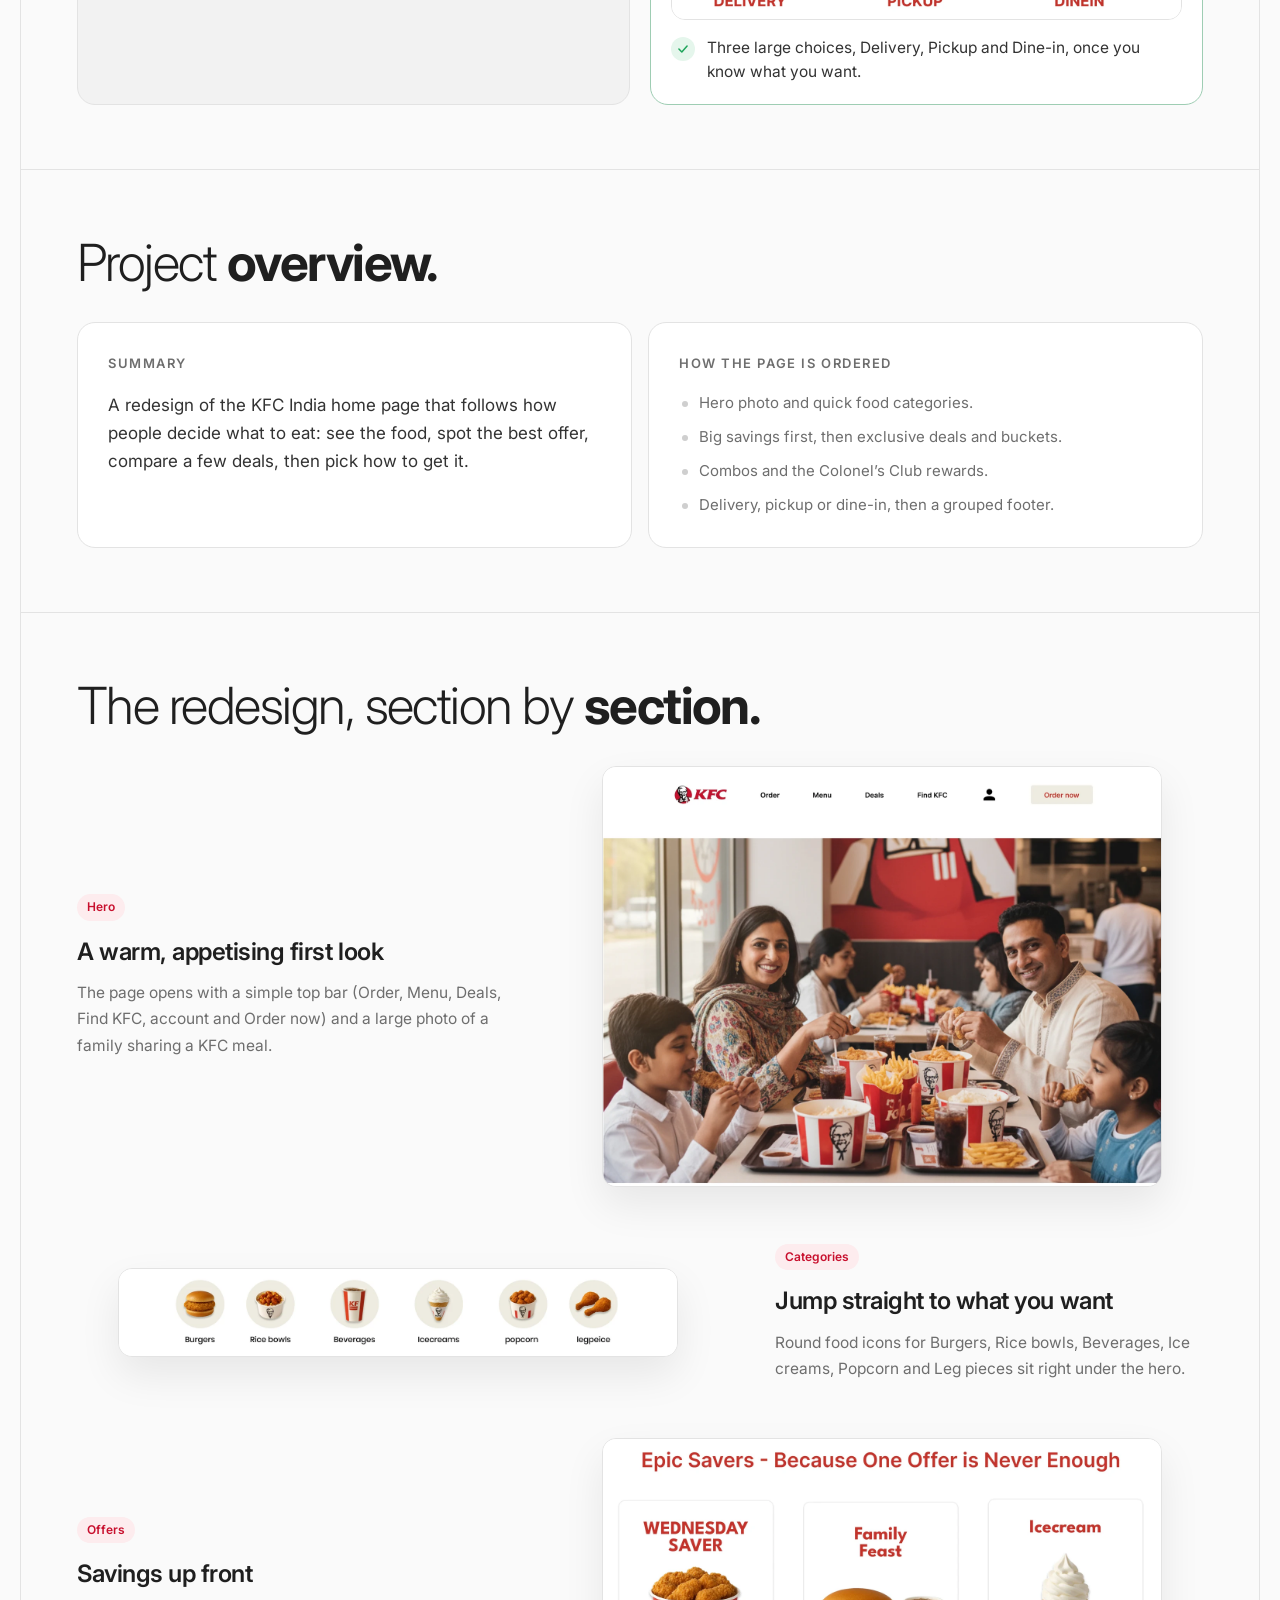
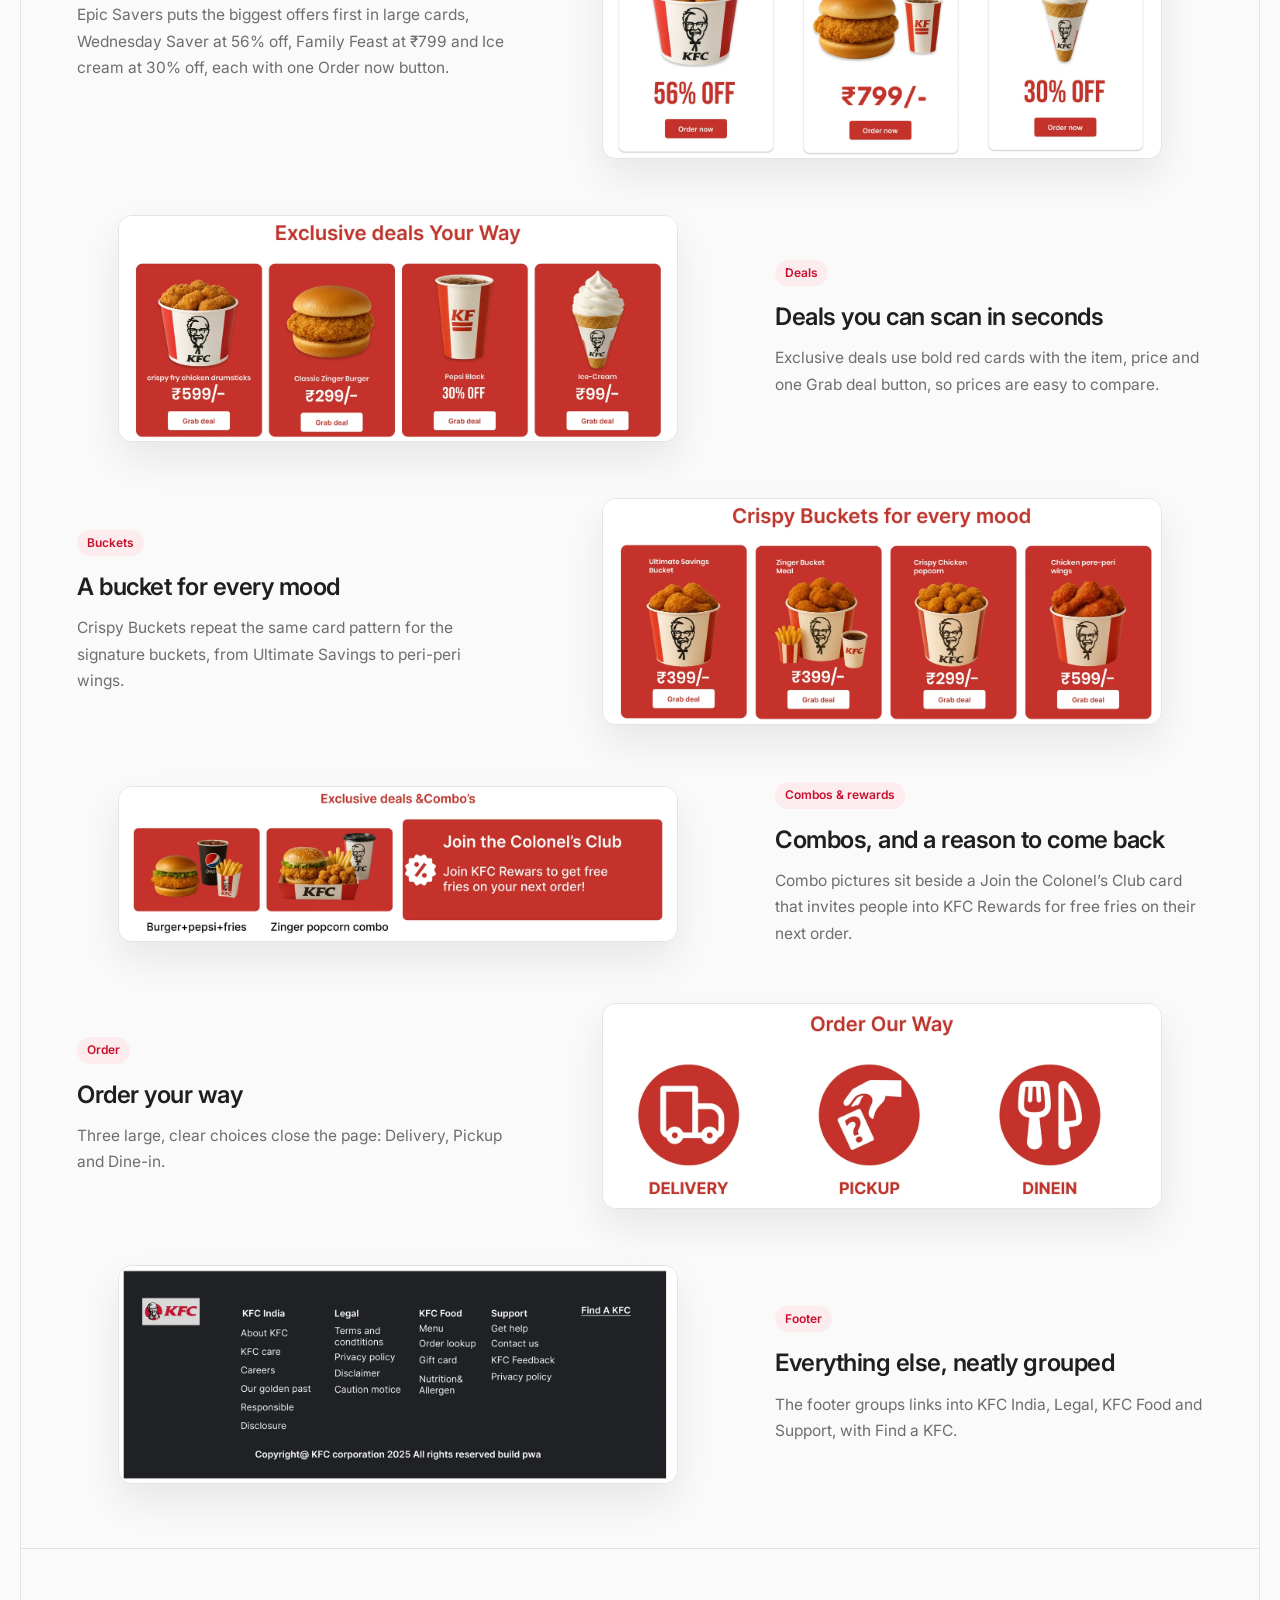
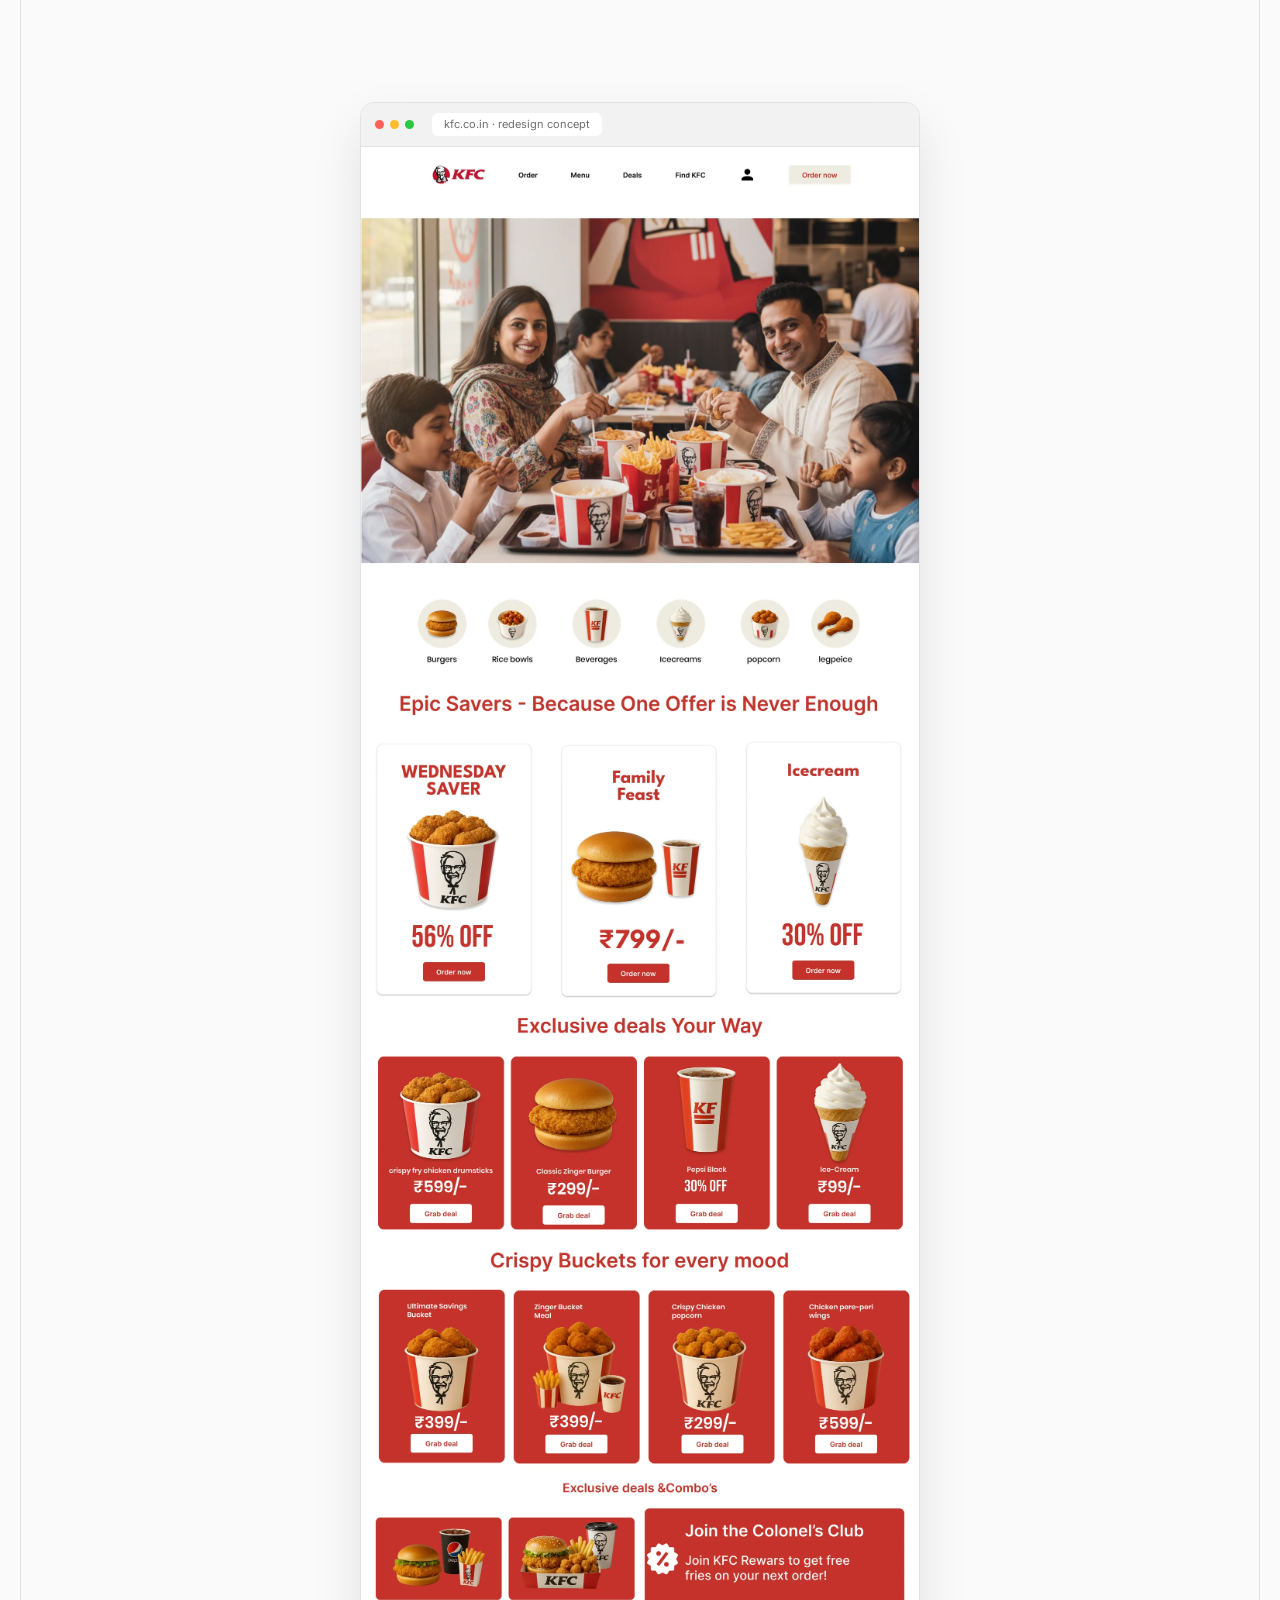
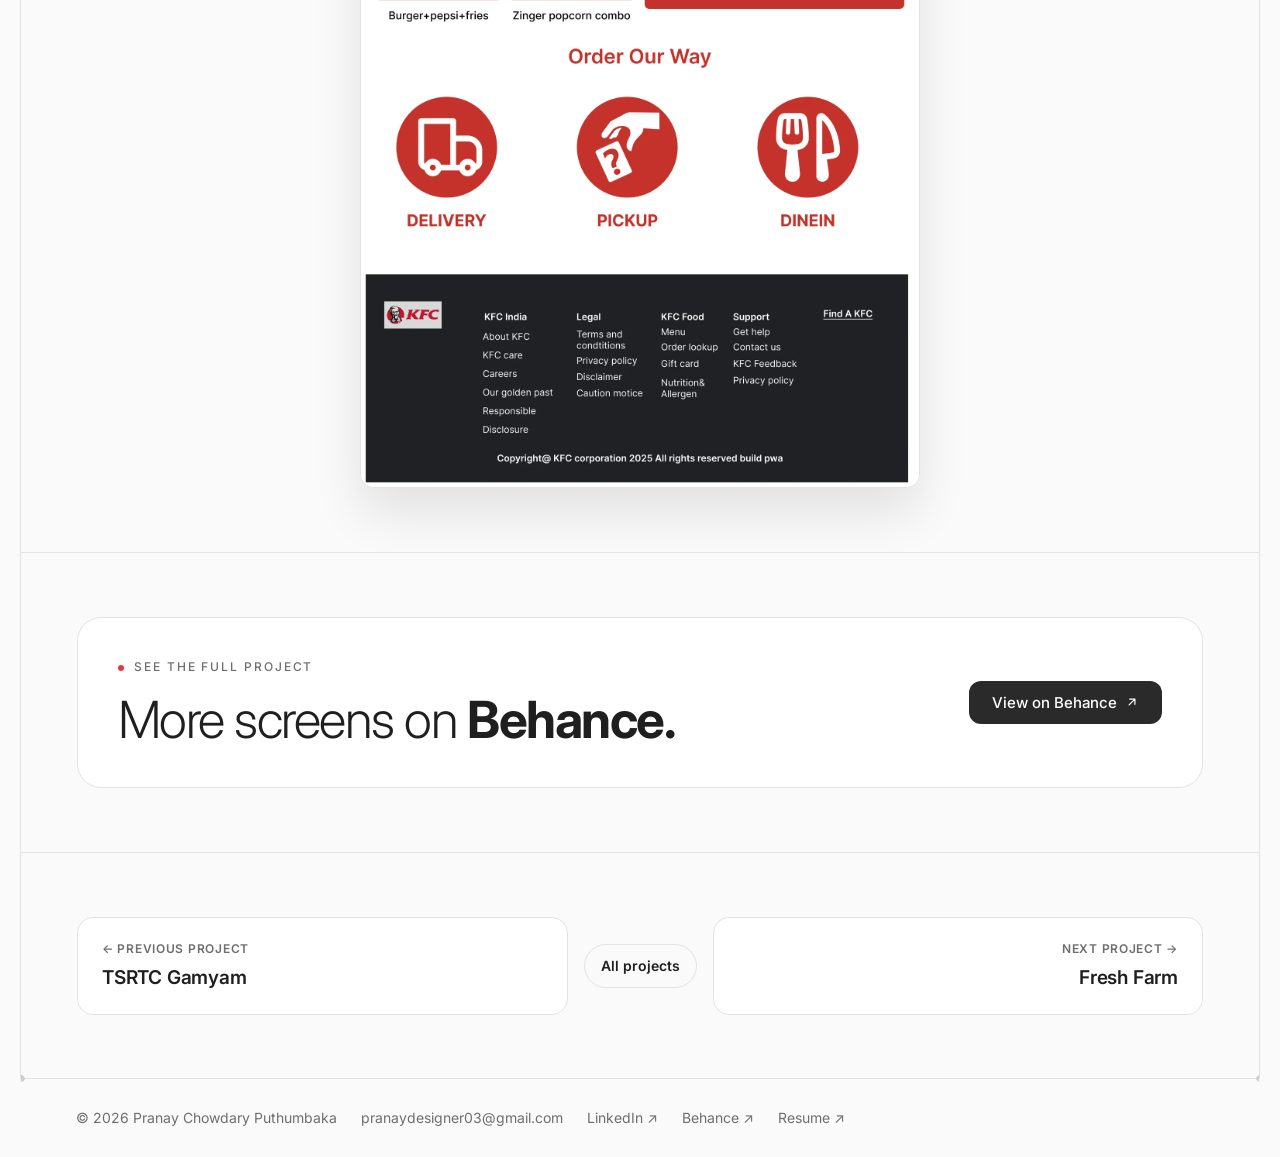
<file: kfc.html>
<!DOCTYPE html>
<html lang="en">
<head>
  <meta charset="UTF-8">
  <meta name="viewport" content="width=device-width, initial-scale=1">
  <title>KFC Website Redesign · Case study · Pranay Chowdary Puthumbaka</title>
  <meta name="description" content="A personal concept redesign of the KFC India home page by Pranay Chowdary Puthumbaka.">

  <!-- Theme init: runs before paint so there is no light/dark flash -->
  <script>
    (function () {
      var root = document.documentElement;
      var theme = null;
      try { theme = localStorage.getItem('pp-theme'); } catch (e) {}
      if (theme !== 'light' && theme !== 'dark') {
        theme = window.matchMedia && window.matchMedia('(prefers-color-scheme: dark)').matches ? 'dark' : 'light';
      }
      root.setAttribute('data-theme', theme);
      root.classList.add('js');
      var navIn = false; try { if (sessionStorage.getItem('pp-nav')) { navIn = true; sessionStorage.removeItem('pp-nav'); } } catch (e) {} try { if (window.name === 'pp-nav') { navIn = true; window.name = ''; } } catch (e) {} if (navIn) root.classList.add('nav-in', 'welcomed');
    })();
  </script>

  <!-- Font: Inter -->
  <link rel="preconnect" href="https://fonts.googleapis.com">
  <link rel="preconnect" href="https://fonts.gstatic.com" crossorigin>
  <link href="https://fonts.googleapis.com/css2?family=Caveat:wght@500;600&family=Inter:wght@300;400;500;600;700&display=swap" rel="stylesheet">

  <link rel="stylesheet" href="assets/css/styles.css">
</head>
<body>

  <!-- ============ NAVIGATION ============ -->
  <header class="nav">
    <div class="nav__inner">
      <a class="logo" href="index.html" aria-label="Pranay, home">Pranay<span>.</span></a>

      <nav class="nav__links" aria-label="Main">
        <a href="index.html">Home</a>
        <a href="about.html">About</a>
        <a href="projects.html" class="is-active">Projects</a>
      </nav>

      <div class="nav__actions">
        <button class="icon-btn" id="themeBtn" type="button" aria-label="Switch to dark theme">
          <svg class="icon-moon" width="18" height="18" viewBox="0 0 24 24" fill="none" stroke="currentColor" stroke-width="1.8" stroke-linecap="round" stroke-linejoin="round" aria-hidden="true"><path d="M21 12.8A9 9 0 1 1 11.2 3a7 7 0 0 0 9.8 9.8z"/></svg>
          <svg class="icon-sun" width="18" height="18" viewBox="0 0 24 24" fill="none" stroke="currentColor" stroke-width="1.8" stroke-linecap="round" aria-hidden="true"><circle cx="12" cy="12" r="4"/><path d="M12 2v2M12 20v2M4.9 4.9l1.4 1.4M17.7 17.7l1.4 1.4M2 12h2M20 12h2M4.9 19.1l1.4-1.4M17.7 6.3l1.4-1.4"/></svg>
        </button>
        <a class="btn btn--primary btn--sm btn--resume" href="https://drive.google.com/file/d/15YdlNEJKuUJEdSD5GdNVbuTQy5E2yW6C/view?usp=sharing" target="_blank" rel="noopener" aria-label="View or download my resume (opens Google Drive in a new tab)">
          <svg width="14" height="14" viewBox="0 0 24 24" fill="none" stroke="currentColor" stroke-width="2" stroke-linecap="round" stroke-linejoin="round" aria-hidden="true"><path d="M14 3H6a2 2 0 0 0-2 2v14a2 2 0 0 0 2 2h12a2 2 0 0 0 2-2V9z"/><path d="M14 3v6h6M8 13h8M8 17h5"/></svg>
          <span class="btn__label">Resume</span>
        </a>
      </div>
    </div>
  </header>

  <main class="frame cs">
    <section class="section cs-hero" aria-labelledby="cs-title">
      <a class="cs-back reveal" href="projects.html"><span aria-hidden="true">←</span> All projects</a>
      <p class="eyebrow reveal" style="--d:.05s">Personal project · Website redesign concept</p>
      <h1 class="section-title section-title--xl reveal" id="cs-title">KFC Website <strong>Redesign.</strong></h1>
      <p class="cs-hero__line reveal" style="--d:.18s">A concept redesign of the KFC India home page: offers first, clearer deals, and a faster way to choose how to order.</p>
      <dl class="cs-facts reveal" style="--d:.24s">
        <div><dt>Role</dt><dd>Product Designer</dd></div>
        <div><dt>Type</dt><dd>Personal concept</dd></div>
        <div><dt>Users</dt><dd>Food lovers ordering online</dd></div>
        <div><dt>Platform</dt><dd>Website</dd></div>
      </dl>
      <div class="hero__cta cs-hero__cta reveal" style="--d:.25s">
        <a class="btn btn--primary" href="https://www.behance.net/gallery/238052915/KFC-Redesign-with-clean-UI" target="_blank" rel="noopener">View on Behance <svg width="14" height="14" viewBox="0 0 24 24" fill="none" stroke="currentColor" stroke-width="2" stroke-linecap="round" stroke-linejoin="round" aria-hidden="true"><path d="M7 17 17 7M8 7h9v9"/></svg></a>
      </div>
      <p class="kfc-note reveal" style="--d:.26s">Personal concept for practice. Not affiliated with or endorsed by KFC.</p>
      <div class="cs-hero__media cs-hero__media--plain reveal" style="--d:.3s">
        <div class="browser browser--hero kfc-browser"><div class="browser__bar" aria-hidden="true"><span></span><span></span><span></span><i>kfc.co.in · redesign concept</i></div><img src="assets/images/projects/kfc/top.webp" width="575" height="880" loading="lazy" alt="Redesigned KFC home page: navigation, hero photo, categories and Epic Savers offers."></div>
      </div>
    </section>

    <section class="section" aria-labelledby="problem-title">
      <div class="a-head"><h2 class="section-title a-title" id="problem-title">The <strong>problem.</strong></h2></div>
      <p class="cs-problem">The current KFC home page is <strong>cluttered</strong>. A festive banner leads the page, there is <strong>no clear navigation</strong>, and a hungry user has to go through every step and add items to the cart before <strong>checkout even appears</strong>.</p>
      <div class="cs-pains">
        <div class="cs-card cs-pain"><span class="cs-pain__num">01</span><h3>Cluttered layout</h3><p>Banners, a mixed-size tile grid and a cut-off carousel compete for attention.</p></div>
        <div class="cs-card cs-pain"><span class="cs-pain__num">02</span><h3>No clear navigation</h3><p>Only Menu and Deals up top; it is not clear where to go to order.</p></div>
        <div class="cs-card cs-pain"><span class="cs-pain__num">03</span><h3>Long road to checkout</h3><p>Users must go through the whole flow and fill the cart before checkout shows up.</p></div>
      </div>
    </section>

    <section class="section" aria-labelledby="compare-title">
      <div class="a-head"><h2 class="section-title a-title" id="compare-title">Current site vs <strong>redesign.</strong></h2></div>
      <div class="kfc-pairs">
        <article class="kfc-pair">
          <h3 class="kfc-pair__title"><span>01</span>The first screen</h3>
          <div class="kfc-pair__grid">
            <div class="kfc-side kfc-side--before"><span class="kfc-tag kfc-tag--before">Current</span><figure class="kfc-shot"><img src="assets/images/projects/kfc/cur-top.webp" loading="lazy" alt="Current KFC home: header, order-type selector and a large Feastival festive banner."></figure><ul class="cs-checks"><li><span class="cs-mark"><svg width="14" height="14" viewBox="0 0 24 24" fill="none" stroke="currentColor" stroke-width="2.4" stroke-linecap="round" aria-hidden="true"><path d="M6 6l12 12M18 6 6 18"/></svg></span><span>A festive banner takes over the first screen.</span></li><li><span class="cs-mark"><svg width="14" height="14" viewBox="0 0 24 24" fill="none" stroke="currentColor" stroke-width="2.4" stroke-linecap="round" aria-hidden="true"><path d="M6 6l12 12M18 6 6 18"/></svg></span><span>You must pick Delivery, Pick up or Dine in before anything else.</span></li><li><span class="cs-mark"><svg width="14" height="14" viewBox="0 0 24 24" fill="none" stroke="currentColor" stroke-width="2.4" stroke-linecap="round" aria-hidden="true"><path d="M6 6l12 12M18 6 6 18"/></svg></span><span>Only Menu and Deals in the top bar.</span></li></ul></div>
            <div class="kfc-side kfc-side--after"><span class="kfc-tag kfc-tag--after">Redesign</span><figure class="kfc-shot"><img src="assets/images/projects/kfc/hero.webp" loading="lazy" alt="Redesigned header and family hero."></figure><ul class="cs-checks"><li><span class="cs-mark"><svg width="14" height="14" viewBox="0 0 24 24" fill="none" stroke="currentColor" stroke-width="2.6" stroke-linecap="round" stroke-linejoin="round" aria-hidden="true"><path d="m5 12 5 5 9-10"/></svg></span><span>A warm hero of people enjoying a meal.</span></li><li><span class="cs-mark"><svg width="14" height="14" viewBox="0 0 24 24" fill="none" stroke="currentColor" stroke-width="2.6" stroke-linecap="round" stroke-linejoin="round" aria-hidden="true"><path d="m5 12 5 5 9-10"/></svg></span><span>Order, Menu, Deals and Find KFC in the top bar.</span></li><li><span class="cs-mark"><svg width="14" height="14" viewBox="0 0 24 24" fill="none" stroke="currentColor" stroke-width="2.6" stroke-linecap="round" stroke-linejoin="round" aria-hidden="true"><path d="m5 12 5 5 9-10"/></svg></span><span>A visible Order now button, always one click away.</span></li></ul></div>
          </div>
        </article>
        <article class="kfc-pair">
          <h3 class="kfc-pair__title"><span>02</span>Finding food</h3>
          <div class="kfc-pair__grid">
            <div class="kfc-side kfc-side--before"><span class="kfc-tag kfc-tag--before">Current</span><figure class="kfc-shot"><img src="assets/images/projects/kfc/cur-categories.webp" loading="lazy" alt="Current Browse Menu Categories grid with eleven tiles of different sizes."></figure><ul class="cs-checks"><li><span class="cs-mark"><svg width="14" height="14" viewBox="0 0 24 24" fill="none" stroke="currentColor" stroke-width="2.4" stroke-linecap="round" aria-hidden="true"><path d="M6 6l12 12M18 6 6 18"/></svg></span><span>Eleven tiles of mixed sizes, one repeating the banner.</span></li><li><span class="cs-mark"><svg width="14" height="14" viewBox="0 0 24 24" fill="none" stroke="currentColor" stroke-width="2.4" stroke-linecap="round" aria-hidden="true"><path d="M6 6l12 12M18 6 6 18"/></svg></span><span>Hard to scan; every tile looks equally important.</span></li></ul></div>
            <div class="kfc-side kfc-side--after"><span class="kfc-tag kfc-tag--after">Redesign</span><figure class="kfc-shot"><img src="assets/images/projects/kfc/categories.webp" loading="lazy" alt="Redesigned category row with six round icons."></figure><ul class="cs-checks"><li><span class="cs-mark"><svg width="14" height="14" viewBox="0 0 24 24" fill="none" stroke="currentColor" stroke-width="2.6" stroke-linecap="round" stroke-linejoin="round" aria-hidden="true"><path d="m5 12 5 5 9-10"/></svg></span><span>One clean row of round food icons.</span></li><li><span class="cs-mark"><svg width="14" height="14" viewBox="0 0 24 24" fill="none" stroke="currentColor" stroke-width="2.6" stroke-linecap="round" stroke-linejoin="round" aria-hidden="true"><path d="m5 12 5 5 9-10"/></svg></span><span>Burgers, Rice bowls, Beverages, Ice creams, Popcorn and Leg pieces at a glance.</span></li></ul></div>
          </div>
        </article>
        <article class="kfc-pair">
          <h3 class="kfc-pair__title"><span>03</span>Offers and deals</h3>
          <div class="kfc-pair__grid">
            <div class="kfc-side kfc-side--before"><span class="kfc-tag kfc-tag--before">Current</span><figure class="kfc-shot"><img src="assets/images/projects/kfc/cur-offers.webp" loading="lazy" alt="Current Save More As You Order coupon carousel, cut off at the edge."></figure><ul class="cs-checks"><li><span class="cs-mark"><svg width="14" height="14" viewBox="0 0 24 24" fill="none" stroke="currentColor" stroke-width="2.4" stroke-linecap="round" aria-hidden="true"><path d="M6 6l12 12M18 6 6 18"/></svg></span><span>Coupons in a sideways carousel, cut off at the edge.</span></li><li><span class="cs-mark"><svg width="14" height="14" viewBox="0 0 24 24" fill="none" stroke="currentColor" stroke-width="2.4" stroke-linecap="round" aria-hidden="true"><path d="M6 6l12 12M18 6 6 18"/></svg></span><span>Small text, and an extra Apply Offer step.</span></li></ul></div>
            <div class="kfc-side kfc-side--after"><span class="kfc-tag kfc-tag--after">Redesign</span><figure class="kfc-shot"><img src="assets/images/projects/kfc/savers.webp" loading="lazy" alt="Redesigned Epic Savers offer cards."></figure><ul class="cs-checks"><li><span class="cs-mark"><svg width="14" height="14" viewBox="0 0 24 24" fill="none" stroke="currentColor" stroke-width="2.6" stroke-linecap="round" stroke-linejoin="round" aria-hidden="true"><path d="m5 12 5 5 9-10"/></svg></span><span>Big, clear offer cards in clear groups: Epic Savers, Exclusive deals, Crispy Buckets.</span></li><li><span class="cs-mark"><svg width="14" height="14" viewBox="0 0 24 24" fill="none" stroke="currentColor" stroke-width="2.6" stroke-linecap="round" stroke-linejoin="round" aria-hidden="true"><path d="m5 12 5 5 9-10"/></svg></span><span>One Order now or Grab deal button on every card, to act straight away.</span></li></ul></div>
          </div>
        </article>
        <article class="kfc-pair">
          <h3 class="kfc-pair__title"><span>04</span>Choosing how to order</h3>
          <div class="kfc-pair__grid">
            <div class="kfc-side kfc-side--before"><span class="kfc-tag kfc-tag--before">Current</span><figure class="kfc-shot"><img src="assets/images/projects/kfc/cur-ordertype.webp" loading="lazy" alt="Current small Delivery / Pick up / Dine in toggle."></figure><ul class="cs-checks"><li><span class="cs-mark"><svg width="14" height="14" viewBox="0 0 24 24" fill="none" stroke="currentColor" stroke-width="2.4" stroke-linecap="round" aria-hidden="true"><path d="M6 6l12 12M18 6 6 18"/></svg></span><span>A small toggle that blocks the page until you choose.</span></li></ul></div>
            <div class="kfc-side kfc-side--after"><span class="kfc-tag kfc-tag--after">Redesign</span><figure class="kfc-shot"><img src="assets/images/projects/kfc/order.webp" loading="lazy" alt="Redesigned Order Our Way with three large choices."></figure><ul class="cs-checks"><li><span class="cs-mark"><svg width="14" height="14" viewBox="0 0 24 24" fill="none" stroke="currentColor" stroke-width="2.6" stroke-linecap="round" stroke-linejoin="round" aria-hidden="true"><path d="m5 12 5 5 9-10"/></svg></span><span>Three large choices, Delivery, Pickup and Dine-in, once you know what you want.</span></li></ul></div>
          </div>
        </article>
      </div>
    </section>

    <section class="section" aria-labelledby="overview-title">
      <div class="a-head"><h2 class="section-title a-title" id="overview-title">Project <strong>overview.</strong></h2></div>
      <div class="cs-split">
        <div class="cs-card">
          <h3 class="subhead">Summary</h3>
          <p>A redesign of the KFC India home page that follows how people decide what to eat: see the food, spot the best offer, compare a few deals, then pick how to get it.</p>
        </div>
        <div class="cs-card">
          <h3 class="subhead">How the page is ordered</h3>
          <ul class="xp__list">
            <li>Hero photo and quick food categories.</li>
            <li>Big savings first, then exclusive deals and buckets.</li>
            <li>Combos and the Colonel’s Club rewards.</li>
            <li>Delivery, pickup or dine-in, then a grouped footer.</li>
          </ul>
        </div>
      </div>
    </section>

    <section class="section" aria-labelledby="walk-title">
      <div class="a-head"><h2 class="section-title a-title" id="walk-title">The redesign, section by <strong>section.</strong></h2></div>
      <div class="pk-screens">
        <article class="pk-screen kfc-row">
          <div class="pk-screen__text"><span class="ds-lane kfc-lane">Hero</span><h3>A warm, appetising first look</h3><p>The page opens with a simple top bar (Order, Menu, Deals, Find KFC, account and Order now) and a large photo of a family sharing a KFC meal.</p></div>
          <div class="pk-screen__shots"><figure class="kfc-shot"><img src="assets/images/projects/kfc/hero.webp" width="575" loading="lazy" alt="Top navigation and a hero photo of a family sharing KFC."></figure></div>
        </article>
        <article class="pk-screen kfc-row pk-screen--flip">
          <div class="pk-screen__text"><span class="ds-lane kfc-lane">Categories</span><h3>Jump straight to what you want</h3><p>Round food icons for Burgers, Rice bowls, Beverages, Ice creams, Popcorn and Leg pieces sit right under the hero.</p></div>
          <div class="pk-screen__shots"><figure class="kfc-shot"><img src="assets/images/projects/kfc/categories.webp" width="575" loading="lazy" alt="Category icons: burgers, rice bowls, beverages, ice creams, popcorn, leg pieces."></figure></div>
        </article>
        <article class="pk-screen kfc-row">
          <div class="pk-screen__text"><span class="ds-lane kfc-lane">Offers</span><h3>Savings up front</h3><p>Epic Savers puts the biggest offers first in large cards, Wednesday Saver at 56% off, Family Feast at ₹799 and Ice cream at 30% off, each with one Order now button.</p></div>
          <div class="pk-screen__shots"><figure class="kfc-shot"><img src="assets/images/projects/kfc/savers.webp" width="575" loading="lazy" alt="Epic Savers offer cards."></figure></div>
        </article>
        <article class="pk-screen kfc-row pk-screen--flip">
          <div class="pk-screen__text"><span class="ds-lane kfc-lane">Deals</span><h3>Deals you can scan in seconds</h3><p>Exclusive deals use bold red cards with the item, price and one Grab deal button, so prices are easy to compare.</p></div>
          <div class="pk-screen__shots"><figure class="kfc-shot"><img src="assets/images/projects/kfc/deals.webp" width="575" loading="lazy" alt="Exclusive deals cards with prices."></figure></div>
        </article>
        <article class="pk-screen kfc-row">
          <div class="pk-screen__text"><span class="ds-lane kfc-lane">Buckets</span><h3>A bucket for every mood</h3><p>Crispy Buckets repeat the same card pattern for the signature buckets, from Ultimate Savings to peri-peri wings.</p></div>
          <div class="pk-screen__shots"><figure class="kfc-shot"><img src="assets/images/projects/kfc/buckets.webp" width="575" loading="lazy" alt="Crispy bucket deal cards."></figure></div>
        </article>
        <article class="pk-screen kfc-row pk-screen--flip">
          <div class="pk-screen__text"><span class="ds-lane kfc-lane">Combos &amp; rewards</span><h3>Combos, and a reason to come back</h3><p>Combo pictures sit beside a Join the Colonel’s Club card that invites people into KFC Rewards for free fries on their next order.</p></div>
          <div class="pk-screen__shots"><figure class="kfc-shot"><img src="assets/images/projects/kfc/combos.webp" width="575" loading="lazy" alt="Combo cards and the Colonel’s Club rewards card."></figure></div>
        </article>
        <article class="pk-screen kfc-row">
          <div class="pk-screen__text"><span class="ds-lane kfc-lane">Order</span><h3>Order your way</h3><p>Three large, clear choices close the page: Delivery, Pickup and Dine-in.</p></div>
          <div class="pk-screen__shots"><figure class="kfc-shot"><img src="assets/images/projects/kfc/order.webp" width="575" loading="lazy" alt="Order Our Way: delivery, pickup and dine-in."></figure></div>
        </article>
        <article class="pk-screen kfc-row pk-screen--flip">
          <div class="pk-screen__text"><span class="ds-lane kfc-lane">Footer</span><h3>Everything else, neatly grouped</h3><p>The footer groups links into KFC India, Legal, KFC Food and Support, with Find a KFC.</p></div>
          <div class="pk-screen__shots"><figure class="kfc-shot"><img src="assets/images/projects/kfc/footer.webp" width="575" loading="lazy" alt="Dark footer with grouped links."></figure></div>
        </article>
      </div>
    </section>

    <section class="section" aria-labelledby="full-title">
      <div class="a-head"><h2 class="section-title a-title" id="full-title">Full page <strong>design.</strong></h2></div>
      <div class="kfc-full"><div class="browser kfc-browser"><div class="browser__bar" aria-hidden="true"><span></span><span></span><span></span><i>kfc.co.in · redesign concept</i></div><img src="assets/images/projects/kfc/full.webp" width="575" height="2000" loading="lazy" alt="The full redesigned KFC home page."></div></div>
    </section>

    <section class="section cs-next" aria-label="More">
      <div class="cs-next__card">
        <div>
          <p class="eyebrow">See the full project</p>
          <h2 class="section-title a-title">More screens on <strong>Behance.</strong></h2>
        </div>
        <div class="hero__cta">
          <a class="btn btn--primary" href="https://www.behance.net/gallery/238052915/KFC-Redesign-with-clean-UI" target="_blank" rel="noopener">View on Behance <svg width="14" height="14" viewBox="0 0 24 24" fill="none" stroke="currentColor" stroke-width="2" stroke-linecap="round" stroke-linejoin="round" aria-hidden="true"><path d="M7 17 17 7M8 7h9v9"/></svg></a>
        </div>
      </div>
    </section>
    <nav class="section pn" aria-label="More projects">
      <a class="pn__cell pn__cell--prev" href="gamyam.html"><span class="pn__label">← Previous project </span><span class="pn__name">TSRTC Gamyam</span></a>
      <a class="pn__all" href="projects.html">All projects</a>
      <a class="pn__cell pn__cell--next" href="freshfarm.html"><span class="pn__label"> Next project →</span><span class="pn__name">Fresh Farm</span></a>
    </nav>
  </main>

  <footer class="footer">
    <div class="footer__inner">
      <span>© 2026 Pranay Chowdary Puthumbaka</span>
      <a href="mailto:pranaydesigner03@gmail.com">pranaydesigner03@gmail.com</a>
      <a href="https://www.linkedin.com/in/pranay-chowdary-puthumbaka-728284301/" target="_blank" rel="noopener">LinkedIn ↗</a>
      <a href="https://www.behance.net/pranayputhumb" target="_blank" rel="noopener">Behance ↗</a>
      <a href="https://drive.google.com/file/d/15YdlNEJKuUJEdSD5GdNVbuTQy5E2yW6C/view?usp=sharing" target="_blank" rel="noopener">Resume ↗</a>
    </div>
  </footer>

  <script src="assets/js/main.js"></script>
</body>
</html>
</file>
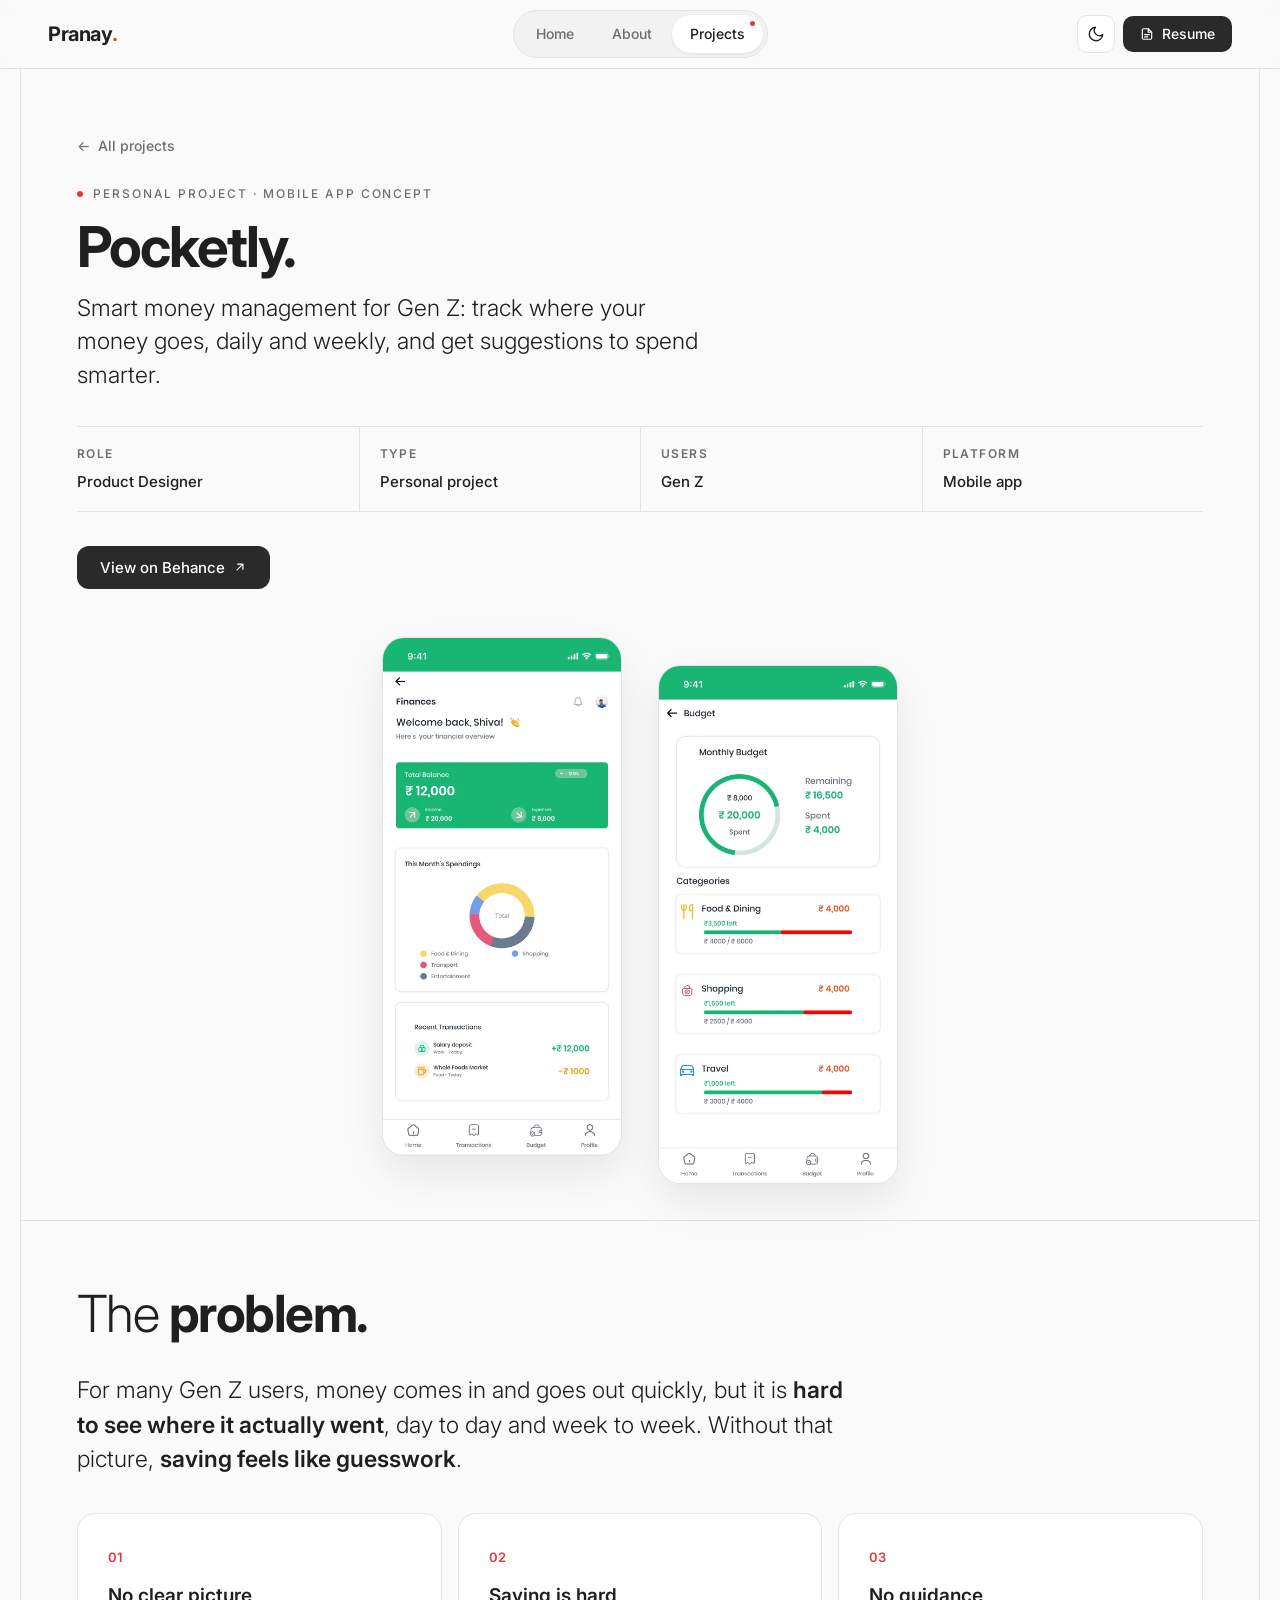
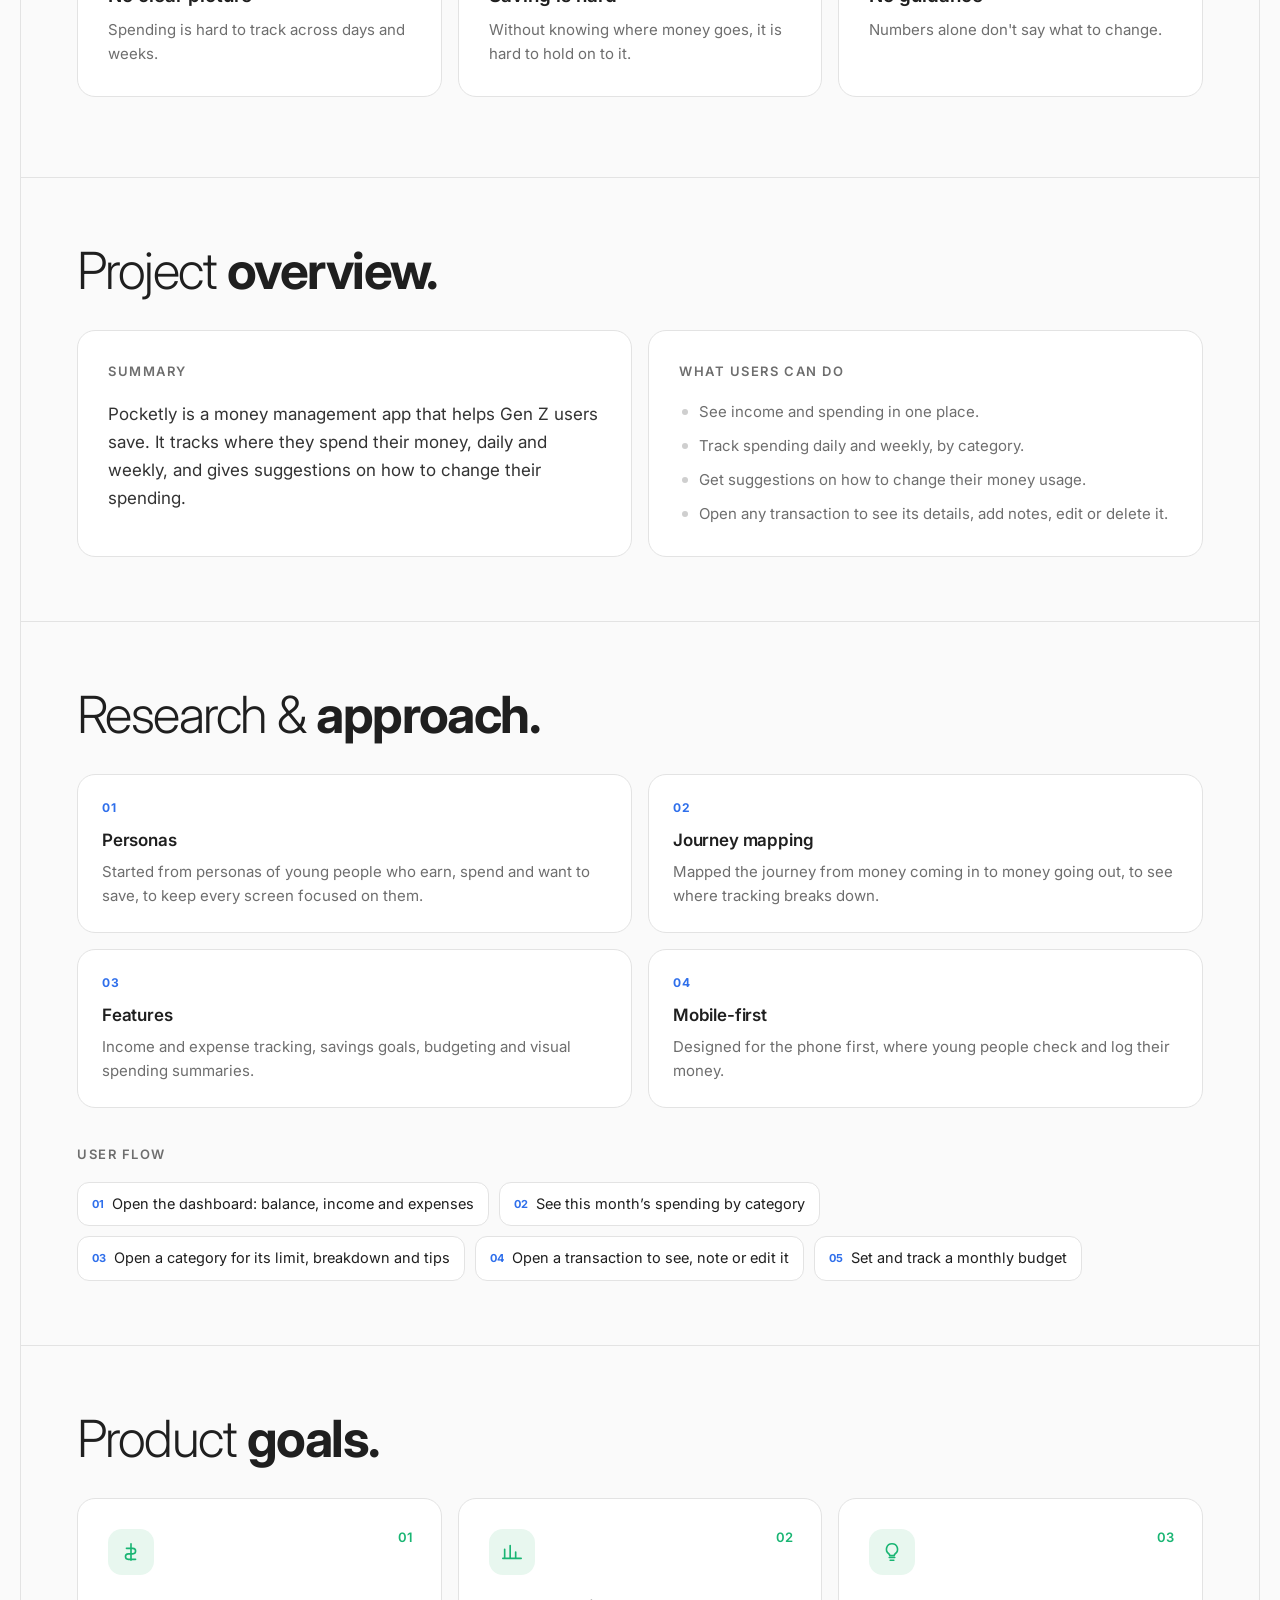
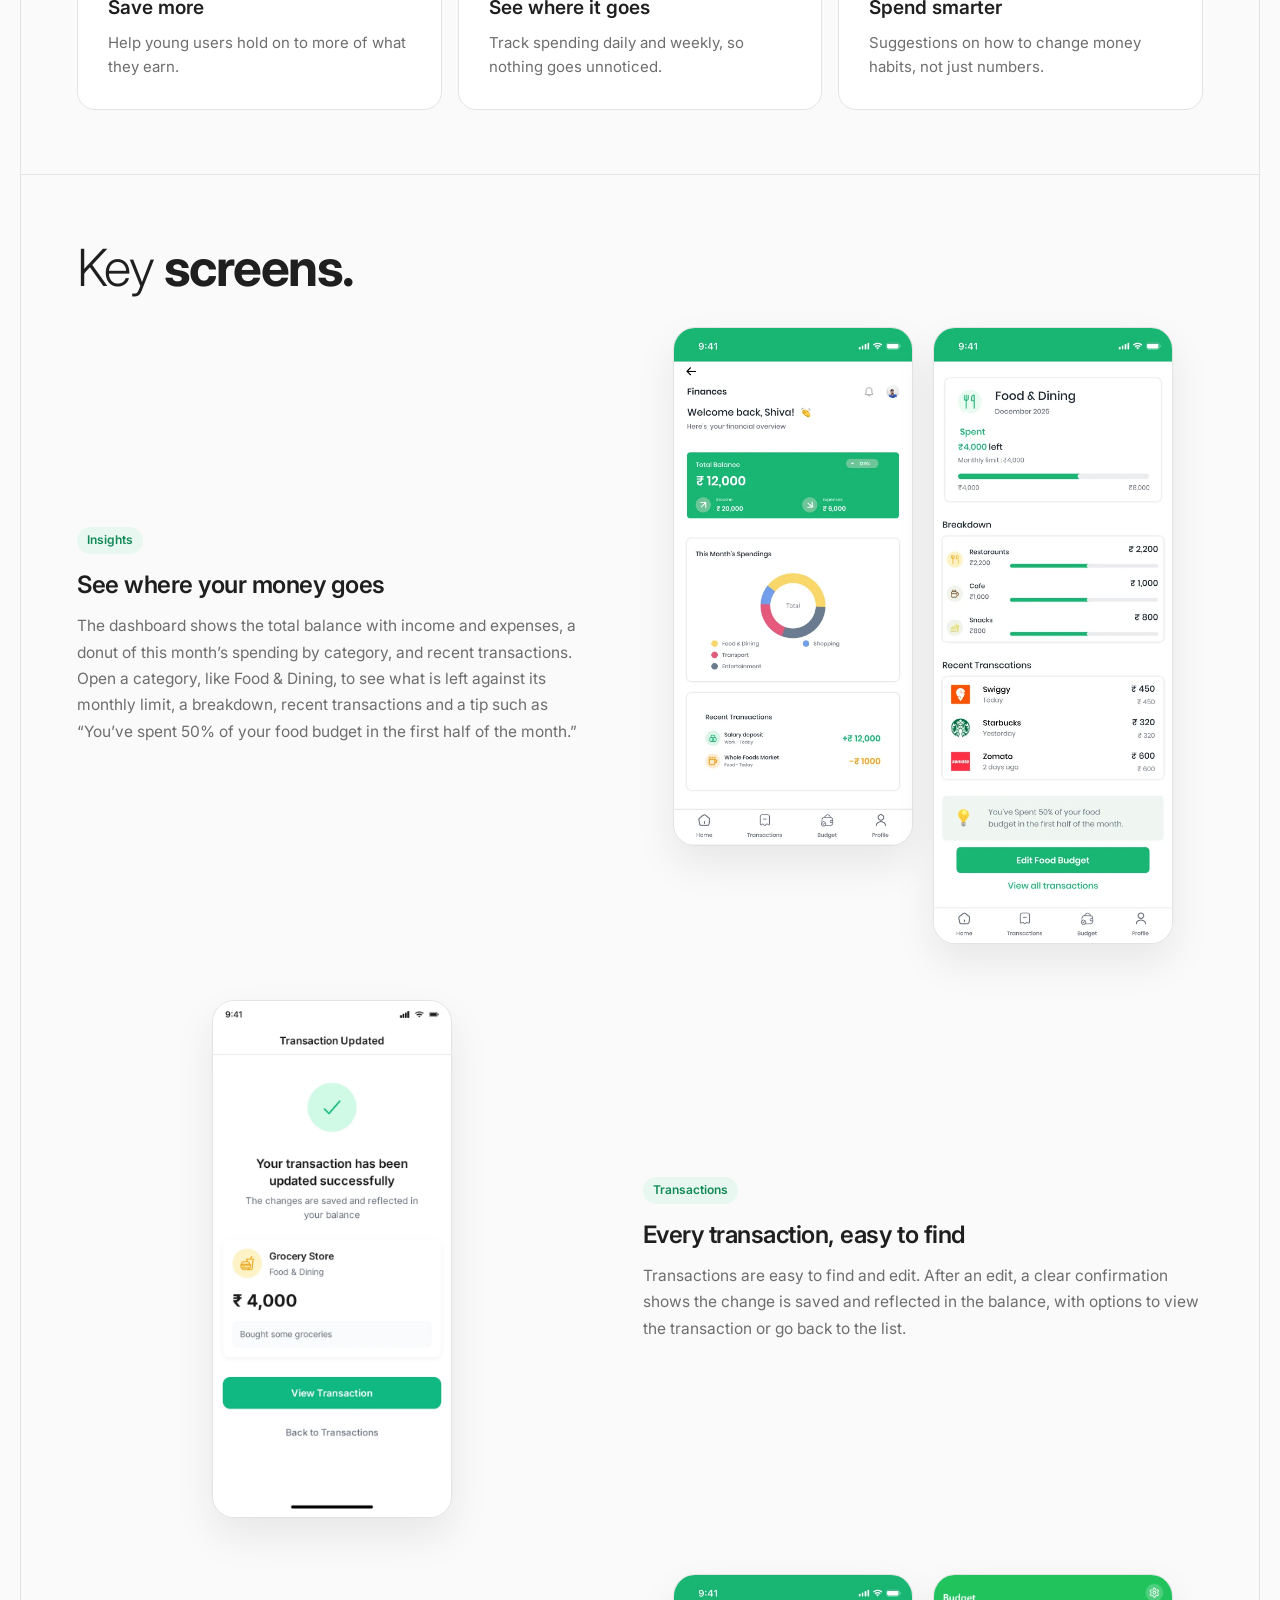
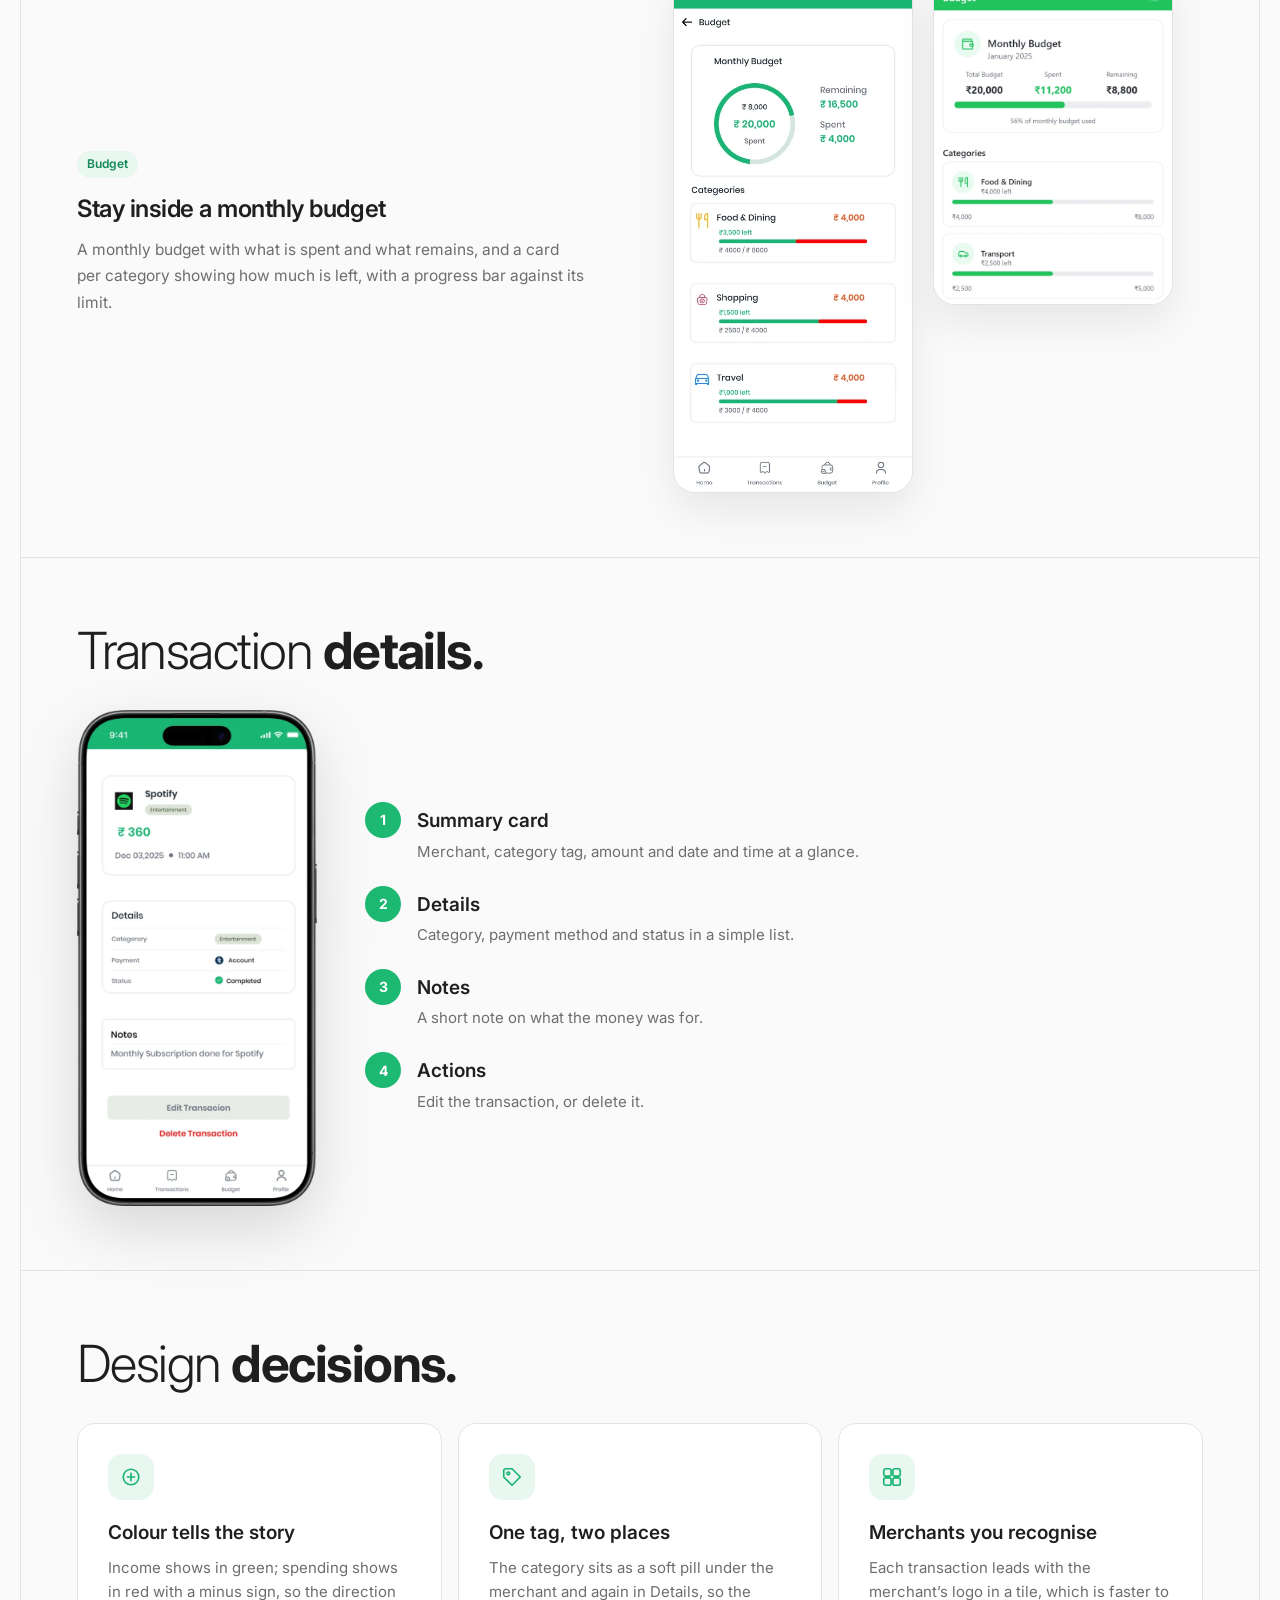
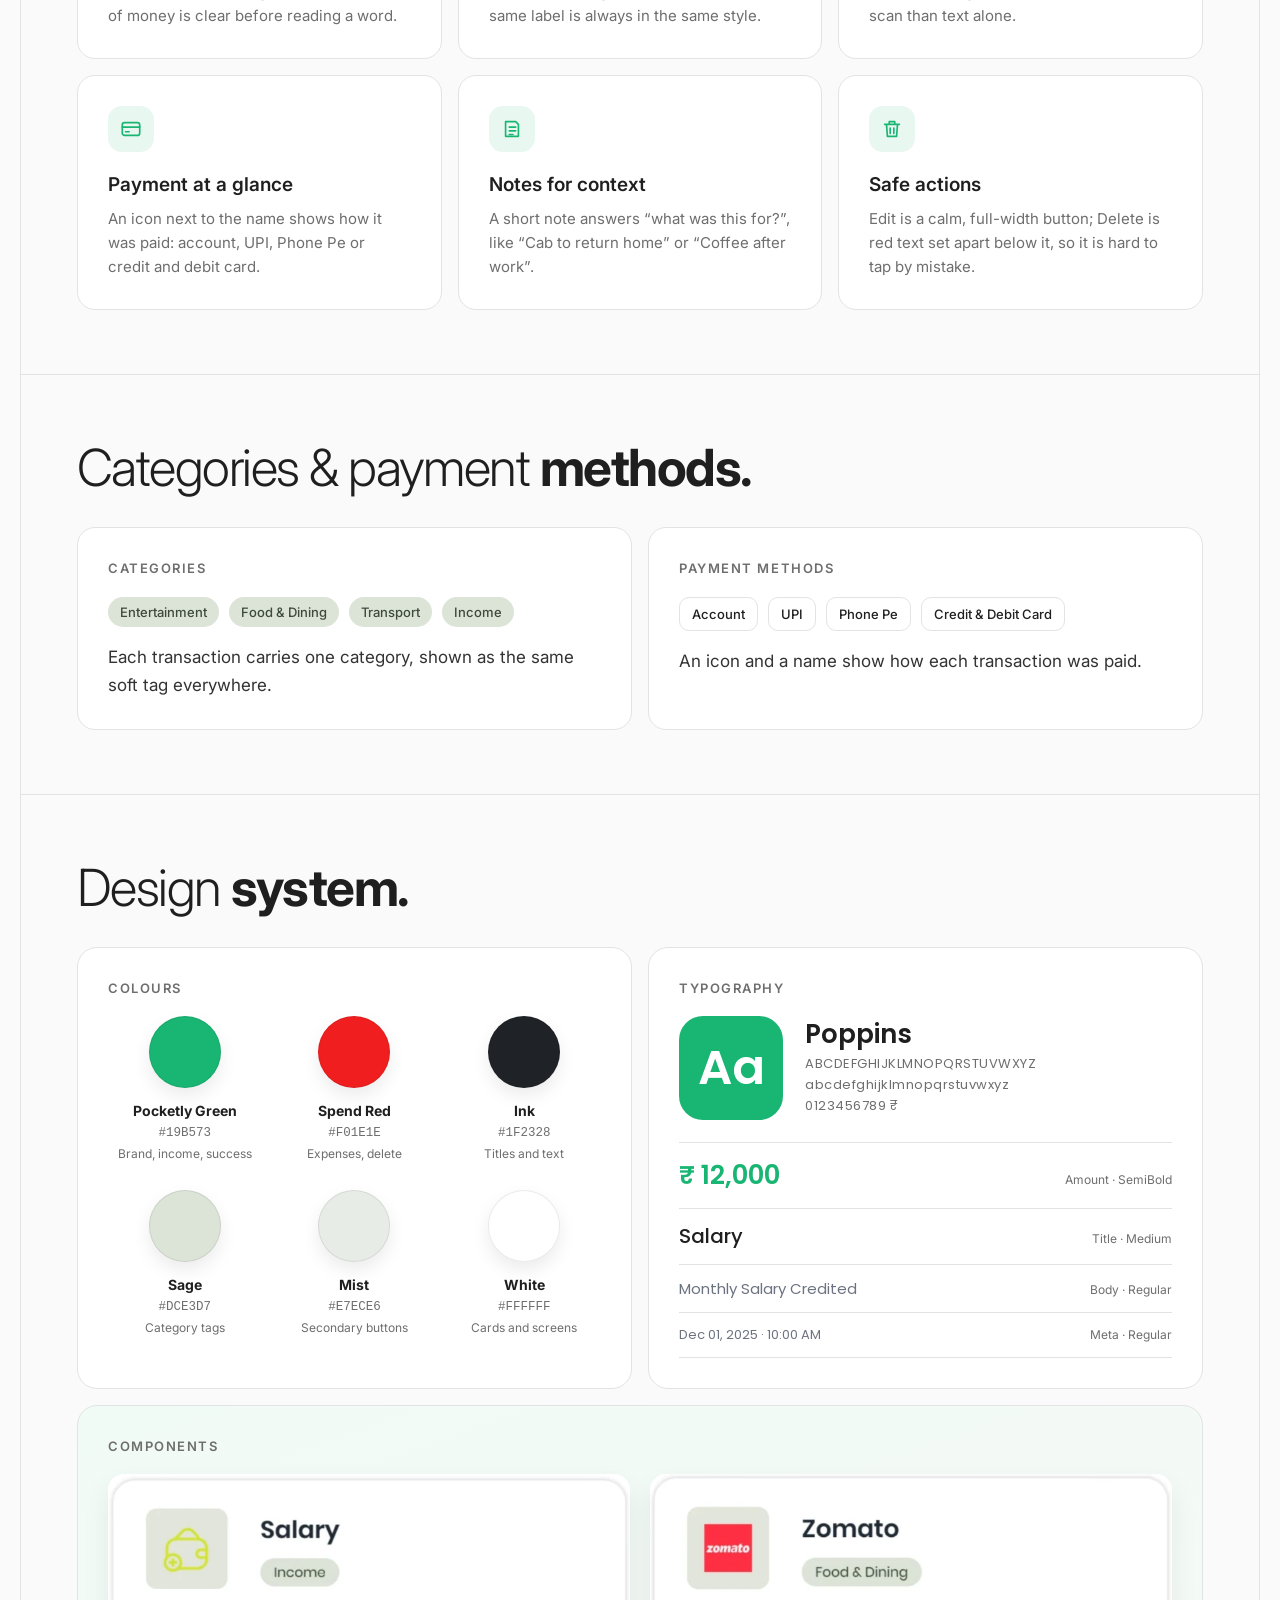
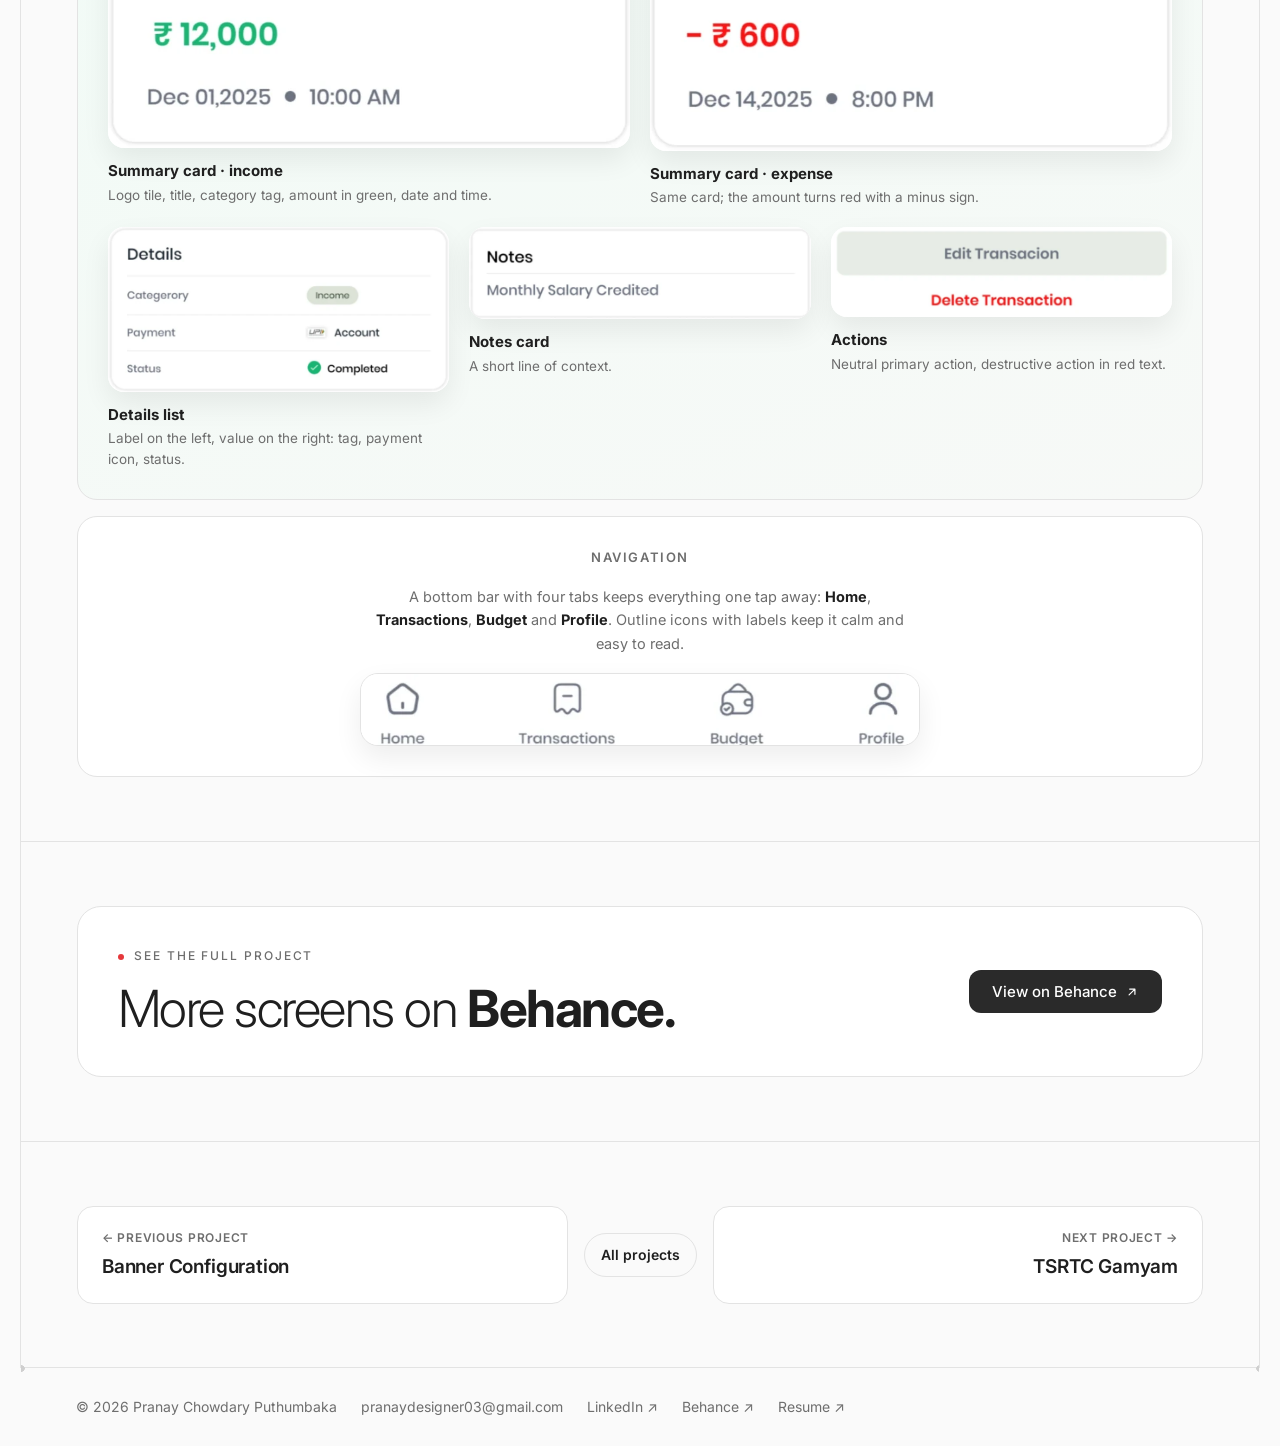
<file: pocketly.html>
<!DOCTYPE html>
<html lang="en">
<head>
  <meta charset="UTF-8">
  <meta name="viewport" content="width=device-width, initial-scale=1">
  <title>Pocketly · Case study · Pranay Chowdary Puthumbaka</title>
  <meta name="description" content="Pocketly: smart money management for Gen Z. A personal project by Pranay Chowdary Puthumbaka.">

  <!-- Theme init: runs before paint so there is no light/dark flash -->
  <script>
    (function () {
      var root = document.documentElement;
      var theme = null;
      try { theme = localStorage.getItem('pp-theme'); } catch (e) {}
      if (theme !== 'light' && theme !== 'dark') {
        theme = window.matchMedia && window.matchMedia('(prefers-color-scheme: dark)').matches ? 'dark' : 'light';
      }
      root.setAttribute('data-theme', theme);
      root.classList.add('js');
      var navIn = false; try { if (sessionStorage.getItem('pp-nav')) { navIn = true; sessionStorage.removeItem('pp-nav'); } } catch (e) {} try { if (window.name === 'pp-nav') { navIn = true; window.name = ''; } } catch (e) {} if (navIn) root.classList.add('nav-in', 'welcomed');
    })();
  </script>

  <!-- Font: Inter -->
  <link rel="preconnect" href="https://fonts.googleapis.com">
  <link rel="preconnect" href="https://fonts.gstatic.com" crossorigin>
  <link href="https://fonts.googleapis.com/css2?family=Caveat:wght@500;600&family=Poppins:wght@400;500;600&family=Inter:wght@300;400;500;600;700&display=swap" rel="stylesheet">

  <link rel="stylesheet" href="assets/css/styles.css">
</head>
<body>

  <!-- ============ NAVIGATION ============ -->
  <header class="nav">
    <div class="nav__inner">
      <a class="logo" href="index.html" aria-label="Pranay, home">Pranay<span>.</span></a>

      <nav class="nav__links" aria-label="Main">
        <a href="index.html">Home</a>
        <a href="about.html">About</a>
        <a href="projects.html" class="is-active">Projects</a>
      </nav>

      <div class="nav__actions">
        <button class="icon-btn" id="themeBtn" type="button" aria-label="Switch to dark theme">
          <svg class="icon-moon" width="18" height="18" viewBox="0 0 24 24" fill="none" stroke="currentColor" stroke-width="1.8" stroke-linecap="round" stroke-linejoin="round" aria-hidden="true"><path d="M21 12.8A9 9 0 1 1 11.2 3a7 7 0 0 0 9.8 9.8z"/></svg>
          <svg class="icon-sun" width="18" height="18" viewBox="0 0 24 24" fill="none" stroke="currentColor" stroke-width="1.8" stroke-linecap="round" aria-hidden="true"><circle cx="12" cy="12" r="4"/><path d="M12 2v2M12 20v2M4.9 4.9l1.4 1.4M17.7 17.7l1.4 1.4M2 12h2M20 12h2M4.9 19.1l1.4-1.4M17.7 6.3l1.4-1.4"/></svg>
        </button>
        <a class="btn btn--primary btn--sm btn--resume" href="https://drive.google.com/file/d/15YdlNEJKuUJEdSD5GdNVbuTQy5E2yW6C/view?usp=sharing" target="_blank" rel="noopener" aria-label="View or download my resume (opens Google Drive in a new tab)">
          <svg width="14" height="14" viewBox="0 0 24 24" fill="none" stroke="currentColor" stroke-width="2" stroke-linecap="round" stroke-linejoin="round" aria-hidden="true"><path d="M14 3H6a2 2 0 0 0-2 2v14a2 2 0 0 0 2 2h12a2 2 0 0 0 2-2V9z"/><path d="M14 3v6h6M8 13h8M8 17h5"/></svg>
          <span class="btn__label">Resume</span>
        </a>
      </div>
    </div>
  </header>

  <main class="frame cs">
    <section class="section cs-hero" aria-labelledby="cs-title">
      <a class="cs-back reveal" href="projects.html"><span aria-hidden="true">←</span> All projects</a>
      <p class="eyebrow reveal" style="--d:.05s">Personal project · Mobile app concept</p>
      <h1 class="section-title section-title--xl reveal" id="cs-title" style="--d:.1s"><strong>Pocketly.</strong></h1>
      <p class="cs-hero__line reveal" style="--d:.18s">Smart money management for Gen Z: track where your money goes, daily and weekly, and get suggestions to spend smarter.</p>
      <dl class="cs-facts reveal" style="--d:.24s">
        <div><dt>Role</dt><dd>Product Designer</dd></div>
        <div><dt>Type</dt><dd>Personal project</dd></div>
        <div><dt>Users</dt><dd>Gen Z</dd></div>
        <div><dt>Platform</dt><dd>Mobile app</dd></div>
      </dl>
      <div class="hero__cta cs-hero__cta reveal" style="--d:.27s">
        <a class="btn btn--primary" href="https://www.behance.net/gallery/242376565/Pocketly-Smart-Money-Management-for-Gen-Z" target="_blank" rel="noopener">View on Behance <svg width="14" height="14" viewBox="0 0 24 24" fill="none" stroke="currentColor" stroke-width="2" stroke-linecap="round" stroke-linejoin="round" aria-hidden="true"><path d="M7 17 17 7M8 7h9v9"/></svg></a>
      </div>
      <div class="pk-hero pk-hero--flat pk-hero--two reveal" style="--d:.3s">
        <figure class="pk-flat"><img src="assets/images/projects/pocketly/dashboard.webp" width="440" height="956" loading="lazy" alt="Finances dashboard: total balance, income and expenses, this month’s spendings and recent transactions."></figure>
        <figure class="pk-flat"><img src="assets/images/projects/pocketly/budget-categories.webp" width="440" height="956" loading="lazy" alt="Monthly budget with spent and remaining, and category cards."></figure>
      </div>
    </section>

    <section class="section" aria-labelledby="problem-title">
      <div class="a-head"><h2 class="section-title a-title" id="problem-title">The <strong>problem.</strong></h2></div>
      <p class="cs-problem">For many Gen Z users, money comes in and goes out quickly, but it is <strong>hard to see where it actually went</strong>, day to day and week to week. Without that picture, <strong>saving feels like guesswork</strong>.</p>
      <div class="cs-pains">
        <div class="cs-card cs-pain"><span class="cs-pain__num">01</span><h3>No clear picture</h3><p>Spending is hard to track across days and weeks.</p></div>
        <div class="cs-card cs-pain"><span class="cs-pain__num">02</span><h3>Saving is hard</h3><p>Without knowing where money goes, it is hard to hold on to it.</p></div>
        <div class="cs-card cs-pain"><span class="cs-pain__num">03</span><h3>No guidance</h3><p>Numbers alone don't say what to change.</p></div>
      </div>
    </section>

    <section class="section" aria-labelledby="overview-title">
      <div class="a-head"><h2 class="section-title a-title" id="overview-title">Project <strong>overview.</strong></h2></div>
      <div class="cs-split">
        <div class="cs-card">
          <h3 class="subhead">Summary</h3>
          <p>Pocketly is a money management app that helps Gen Z users save. It tracks where they spend their money, daily and weekly, and gives suggestions on how to change their spending.</p>
        </div>
        <div class="cs-card">
          <h3 class="subhead">What users can do</h3>
          <ul class="xp__list">
            <li>See income and spending in one place.</li>
            <li>Track spending daily and weekly, by category.</li>
            <li>Get suggestions on how to change their money usage.</li>
            <li>Open any transaction to see its details, add notes, edit or delete it.</li>
          </ul>
        </div>
      </div>
    </section>
    <section class="section" aria-labelledby="approach-title">
      <div class="a-head"><h2 class="section-title a-title" id="approach-title">Research &amp; <strong>approach.</strong></h2></div>
      <div class="cs-decs"><div class="cs-card cs-dec"><span class="cs-dec__num">01</span><h3>Personas</h3><p>Started from personas of young people who earn, spend and want to save, to keep every screen focused on them.</p></div><div class="cs-card cs-dec"><span class="cs-dec__num">02</span><h3>Journey mapping</h3><p>Mapped the journey from money coming in to money going out, to see where tracking breaks down.</p></div><div class="cs-card cs-dec"><span class="cs-dec__num">03</span><h3>Features</h3><p>Income and expense tracking, savings goals, budgeting and visual spending summaries.</p></div><div class="cs-card cs-dec"><span class="cs-dec__num">04</span><h3>Mobile-first</h3><p>Designed for the phone first, where young people check and log their money.</p></div></div>
      <h3 class="subhead cs-sub">User flow</h3><ol class="cs-flowline"><li><span>01</span>Open the dashboard: balance, income and expenses</li><li><span>02</span>See this month’s spending by category</li><li><span>03</span>Open a category for its limit, breakdown and tips</li><li><span>04</span>Open a transaction to see, note or edit it</li><li><span>05</span>Set and track a monthly budget</li></ol>
    </section>



    <section class="section" aria-labelledby="goals-title">
      <div class="a-head"><h2 class="section-title a-title" id="goals-title">Product <strong>goals.</strong></h2></div>
      <div class="pk-goals">
        <div class="cs-card pk-goal"><span class="pk-ico"><svg width="22" height="22" viewBox="0 0 24 24" fill="none" stroke="currentColor" stroke-width="1.8" stroke-linecap="round" stroke-linejoin="round"><path d="M12 3v18M7 8h7a3 3 0 0 1 0 6H9a3 3 0 0 0 0 6h8"/></svg></span><span class="pk-goal__num">01</span><h3>Save more</h3><p>Help young users hold on to more of what they earn.</p></div>
        <div class="cs-card pk-goal"><span class="pk-ico"><svg width="22" height="22" viewBox="0 0 24 24" fill="none" stroke="currentColor" stroke-width="1.8" stroke-linecap="round" stroke-linejoin="round"><path d="M4 19V9M10 19V5M16 19v-7M22 19H2"/></svg></span><span class="pk-goal__num">02</span><h3>See where it goes</h3><p>Track spending daily and weekly, so nothing goes unnoticed.</p></div>
        <div class="cs-card pk-goal"><span class="pk-ico"><svg width="22" height="22" viewBox="0 0 24 24" fill="none" stroke="currentColor" stroke-width="1.8" stroke-linecap="round" stroke-linejoin="round"><path d="M9 18h6M10 21h4"/><path d="M12 3a6 6 0 0 0-3.5 10.9c.6.4 1 1.1 1 1.8V16h5v-.3c0-.7.4-1.4 1-1.8A6 6 0 0 0 12 3z"/></svg></span><span class="pk-goal__num">03</span><h3>Spend smarter</h3><p>Suggestions on how to change money habits, not just numbers.</p></div>
      </div>
    </section>

    <section class="section" aria-labelledby="inside-title">
      <div class="a-head"><h2 class="section-title a-title" id="inside-title">Key <strong>screens.</strong></h2></div>
      <div class="pk-screens">
        <article class="pk-screen">
          <div class="pk-screen__text"><span class="ds-lane ds-lane--app">Insights</span><h3>See where your money goes</h3><p>The dashboard shows the total balance with income and expenses, a donut of this month’s spending by category, and recent transactions. Open a category, like Food &amp; Dining, to see what is left against its monthly limit, a breakdown, recent transactions and a tip such as “You’ve spent 50% of your food budget in the first half of the month.”</p></div>
          <div class="pk-screen__shots"><figure class="pk-flat"><img src="assets/images/projects/pocketly/dashboard.webp" width="440" height="956" loading="lazy" alt="Finances dashboard: total balance, income and expenses, this month’s spendings and recent transactions."></figure><figure class="pk-flat"><img src="assets/images/projects/pocketly/category-food.webp" width="440" height="1138" loading="lazy" alt="Food and Dining: amount left against the monthly limit, breakdown, recent transactions and a spending tip."></figure></div>
        </article>
        <article class="pk-screen pk-screen--flip">
          <div class="pk-screen__text"><span class="ds-lane ds-lane--app">Transactions</span><h3>Every transaction, easy to find</h3><p>Transactions are easy to find and edit. After an edit, a clear confirmation shows the change is saved and reflected in the balance, with options to view the transaction or go back to the list.</p></div>
          <div class="pk-screen__shots"><figure class="pk-flat"><img src="assets/images/projects/pocketly/txn-updated.webp" width="620" height="1342" loading="lazy" alt="Transaction Updated confirmation for a Grocery Store purchase of 4,000 rupees."></figure></div>
        </article>
        <article class="pk-screen">
          <div class="pk-screen__text"><span class="ds-lane ds-lane--app">Budget</span><h3>Stay inside a monthly budget</h3><p>A monthly budget with what is spent and what remains, and a card per category showing how much is left, with a progress bar against its limit.</p></div>
          <div class="pk-screen__shots"><figure class="pk-flat"><img src="assets/images/projects/pocketly/budget-categories.webp" width="440" height="956" loading="lazy" alt="Monthly budget ring with remaining and spent, and category cards."></figure><figure class="pk-flat"><img src="assets/images/projects/pocketly/budget-monthly.webp" width="620" height="858" loading="lazy" alt="Monthly budget card with total, spent and remaining, and category progress bars."></figure></div>
        </article>
      </div>
    </section>

    <section class="section" aria-labelledby="txn-title">
      <div class="a-head"><h2 class="section-title a-title" id="txn-title">Transaction <strong>details.</strong></h2></div>
      <div class="pk-anatomy">
        <div class="pk-anatomy__phone"><figure class="pk-phone"><img src="assets/images/projects/pocketly/txn-spotify.webp" width="600" height="1240" loading="lazy" alt="Spotify transaction detail with summary card, details, notes and actions."></figure></div>
        <ol class="pk-anatomy__list">
          <li><span>1</span><div><h3>Summary card</h3><p>Merchant, category tag, amount and date and time at a glance.</p></div></li>
          <li><span>2</span><div><h3>Details</h3><p>Category, payment method and status in a simple list.</p></div></li>
          <li><span>3</span><div><h3>Notes</h3><p>A short note on what the money was for.</p></div></li>
          <li><span>4</span><div><h3>Actions</h3><p>Edit the transaction, or delete it.</p></div></li>
        </ol>
      </div>
    </section>


    <section class="section" aria-labelledby="dec-title">
      <div class="a-head"><h2 class="section-title a-title" id="dec-title">Design <strong>decisions.</strong></h2></div>
      <div class="pk-decs">
        <div class="cs-card pk-dec"><span class="pk-ico"><svg width="22" height="22" viewBox="0 0 24 24" fill="none" stroke="currentColor" stroke-width="1.8" stroke-linecap="round" stroke-linejoin="round"><circle cx="12" cy="12" r="8.5"/><path d="M12 8v8M8 12h8"/></svg></span><h3>Colour tells the story</h3><p>Income shows in green; spending shows in red with a minus sign, so the direction of money is clear before reading a word.</p></div>
        <div class="cs-card pk-dec"><span class="pk-ico"><svg width="22" height="22" viewBox="0 0 24 24" fill="none" stroke="currentColor" stroke-width="1.8" stroke-linecap="round" stroke-linejoin="round"><path d="M3 12V5a2 2 0 0 1 2-2h7l9 9-9 9-9-9z"/><circle cx="8" cy="8" r="1.5"/></svg></span><h3>One tag, two places</h3><p>The category sits as a soft pill under the merchant and again in Details, so the same label is always in the same style.</p></div>
        <div class="cs-card pk-dec"><span class="pk-ico"><svg width="22" height="22" viewBox="0 0 24 24" fill="none" stroke="currentColor" stroke-width="1.8" stroke-linecap="round" stroke-linejoin="round"><rect x="3" y="3" width="8" height="8" rx="2"/><rect x="13" y="3" width="8" height="8" rx="2"/><rect x="3" y="13" width="8" height="8" rx="2"/><rect x="13" y="13" width="8" height="8" rx="2"/></svg></span><h3>Merchants you recognise</h3><p>Each transaction leads with the merchant’s logo in a tile, which is faster to scan than text alone.</p></div>
        <div class="cs-card pk-dec"><span class="pk-ico"><svg width="22" height="22" viewBox="0 0 24 24" fill="none" stroke="currentColor" stroke-width="1.8" stroke-linecap="round" stroke-linejoin="round"><rect x="2.5" y="5" width="19" height="14" rx="2.5"/><path d="M2.5 10h19M6 15h4"/></svg></span><h3>Payment at a glance</h3><p>An icon next to the name shows how it was paid: account, UPI, Phone Pe or credit and debit card.</p></div>
        <div class="cs-card pk-dec"><span class="pk-ico"><svg width="22" height="22" viewBox="0 0 24 24" fill="none" stroke="currentColor" stroke-width="1.8" stroke-linecap="round" stroke-linejoin="round"><path d="M5 4h11l3 3v13H5z"/><path d="M9 10h7M9 14h7M9 18h4"/></svg></span><h3>Notes for context</h3><p>A short note answers “what was this for?”, like “Cab to return home” or “Coffee after work”.</p></div>
        <div class="cs-card pk-dec"><span class="pk-ico"><svg width="22" height="22" viewBox="0 0 24 24" fill="none" stroke="currentColor" stroke-width="1.8" stroke-linecap="round" stroke-linejoin="round"><path d="M4 7h16M10 11v6M14 11v6M6 7l1 13h10l1-13M9 7V4h6v3"/></svg></span><h3>Safe actions</h3><p>Edit is a calm, full-width button; Delete is red text set apart below it, so it is hard to tap by mistake.</p></div>
      </div>
    </section>


    <section class="section" aria-labelledby="pay-title">
      <div class="a-head"><h2 class="section-title a-title" id="pay-title">Categories &amp; payment <strong>methods.</strong></h2></div>
      <div class="pk-chips">
        <div class="cs-card"><h3 class="subhead">Categories</h3><div class="pk-comps"><span class="pk-tag">Entertainment</span><span class="pk-tag">Food &amp; Dining</span><span class="pk-tag">Transport</span><span class="pk-tag">Income</span></div><p class="pk-note">Each transaction carries one category, shown as the same soft tag everywhere.</p></div>
        <div class="cs-card"><h3 class="subhead">Payment methods</h3><div class="pk-comps"><span class="pk-pay">Account</span><span class="pk-pay">UPI</span><span class="pk-pay">Phone Pe</span><span class="pk-pay">Credit &amp; Debit Card</span></div><p class="pk-note">An icon and a name show how each transaction was paid.</p></div>
      </div>
    </section>


    <section class="section" aria-labelledby="vis-title">
      <div class="a-head"><h2 class="section-title a-title" id="vis-title">Design <strong>system.</strong></h2></div>

      <div class="pk-ds">
        <div class="pk-ds__block pk-ds__block--colour">
          <h3 class="subhead">Colours</h3>
          <ul class="pk-dots">
            <li><span style="background:#19B573"></span><strong>Pocketly Green</strong><em>#19B573</em><small>Brand, income, success</small></li>
            <li><span style="background:#F01E1E"></span><strong>Spend Red</strong><em>#F01E1E</em><small>Expenses, delete</small></li>
            <li><span style="background:#1F2328"></span><strong>Ink</strong><em>#1F2328</em><small>Titles and text</small></li>
            <li><span style="background:#DCE3D7"></span><strong>Sage</strong><em>#DCE3D7</em><small>Category tags</small></li>
            <li><span style="background:#E7ECE6"></span><strong>Mist</strong><em>#E7ECE6</em><small>Secondary buttons</small></li>
            <li><span style="background:#FFFFFF"></span><strong>White</strong><em>#FFFFFF</em><small>Cards and screens</small></li>
          </ul>
        </div>

        <div class="pk-ds__block pk-ds__block--type">
          <h3 class="subhead">Typography</h3>
          <div class="pk-type2">
            <div class="pk-type2__aa">Aa</div>
            <div>
              <p class="pk-type2__name">Poppins</p>
              <p class="pk-type2__chars">ABCDEFGHIJKLMNOPQRSTUVWXYZ<br>abcdefghijklmnopqrstuvwxyz<br>0123456789 ₹</p>
            </div>
          </div>
          <ul class="pk-scale">
            <li><span class="w600">₹ 12,000</span><em>Amount · SemiBold</em></li>
            <li><span class="w500 s20">Salary</span><em>Title · Medium</em></li>
            <li><span class="w400 s15">Monthly Salary Credited</span><em>Body · Regular</em></li>
            <li><span class="w400 s13">Dec 01, 2025 · 10:00 AM</span><em>Meta · Regular</em></li>
          </ul>
        </div>
      </div>

      <div class="pk-ds__block pk-comp">
        <h3 class="subhead">Components</h3>
        <div class="pk-comp__grid">
          <figure class="pk-comp__item pk-comp__item--a"><div class="pk-comp__img"><img src="assets/images/projects/pocketly/ds/card-summary.webp" width="788" height="414" loading="lazy" alt="Summary card for an income transaction."></div><figcaption><strong>Summary card · income</strong>Logo tile, title, category tag, amount in green, date and time.</figcaption></figure>
          <figure class="pk-comp__item pk-comp__item--b"><div class="pk-comp__img"><img src="assets/images/projects/pocketly/ds/card-summary-out.webp" width="774" height="410" loading="lazy" alt="Summary card for an expense transaction."></div><figcaption><strong>Summary card · expense</strong>Same card; the amount turns red with a minus sign.</figcaption></figure>
          <figure class="pk-comp__item pk-comp__item--c"><div class="pk-comp__img"><img src="assets/images/projects/pocketly/ds/card-details.webp" width="788" height="380" loading="lazy" alt="Details card with category, payment and status rows."></div><figcaption><strong>Details list</strong>Label on the left, value on the right: tag, payment icon, status.</figcaption></figure>
          <figure class="pk-comp__item pk-comp__item--d"><div class="pk-comp__img"><img src="assets/images/projects/pocketly/ds/card-notes.webp" width="788" height="212" loading="lazy" alt="Notes card."></div><figcaption><strong>Notes card</strong>A short line of context.</figcaption></figure>
          <figure class="pk-comp__item pk-comp__item--e"><div class="pk-comp__img"><img src="assets/images/projects/pocketly/ds/actions.webp" width="760" height="200" loading="lazy" alt="Edit Transaction button and red Delete Transaction link."></div><figcaption><strong>Actions</strong>Neutral primary action, destructive action in red text.</figcaption></figure>
        </div>
      </div>

      <div class="pk-ds__block pk-navblock">
        <div class="pk-navblock__text">
          <h3 class="subhead">Navigation</h3>
          <p class="pk-note">A bottom bar with four tabs keeps everything one tap away: <strong>Home</strong>, <strong>Transactions</strong>, <strong>Budget</strong> and <strong>Profile</strong>. Outline icons with labels keep it calm and easy to read.</p>
        </div>
        <div class="pk-navblock__img"><img src="assets/images/projects/pocketly/ds/nav.webp" width="780" height="100" loading="lazy" alt="Bottom navigation with Home, Transactions, Budget and Profile tabs."></div>
      </div>
    </section>

    <section class="section cs-next" aria-label="More">
      <div class="cs-next__card">
        <div>
          <p class="eyebrow">See the full project</p>
          <h2 class="section-title a-title">More screens on <strong>Behance.</strong></h2>
        </div>
        <div class="hero__cta">
          <a class="btn btn--primary" href="https://www.behance.net/gallery/242376565/Pocketly-Smart-Money-Management-for-Gen-Z" target="_blank" rel="noopener">View on Behance <svg width="14" height="14" viewBox="0 0 24 24" fill="none" stroke="currentColor" stroke-width="2" stroke-linecap="round" stroke-linejoin="round" aria-hidden="true"><path d="M7 17 17 7M8 7h9v9"/></svg></a>
        </div>
      </div>
    </section>
    <nav class="section pn" aria-label="More projects">
      <a class="pn__cell pn__cell--prev" href="banner-configuration.html"><span class="pn__label">← Previous project </span><span class="pn__name">Banner Configuration</span></a>
      <a class="pn__all" href="projects.html">All projects</a>
      <a class="pn__cell pn__cell--next" href="gamyam.html"><span class="pn__label"> Next project →</span><span class="pn__name">TSRTC Gamyam</span></a>
    </nav>
  </main>

  <footer class="footer">
    <div class="footer__inner">
      <span>© 2026 Pranay Chowdary Puthumbaka</span>
      <a href="mailto:pranaydesigner03@gmail.com">pranaydesigner03@gmail.com</a>
      <a href="https://www.linkedin.com/in/pranay-chowdary-puthumbaka-728284301/" target="_blank" rel="noopener">LinkedIn ↗</a>
      <a href="https://www.behance.net/pranayputhumb" target="_blank" rel="noopener">Behance ↗</a>
      <a href="https://drive.google.com/file/d/15YdlNEJKuUJEdSD5GdNVbuTQy5E2yW6C/view?usp=sharing" target="_blank" rel="noopener">Resume ↗</a>
    </div>
  </footer>

  <script src="assets/js/main.js"></script>
</body>
</html>
</file>
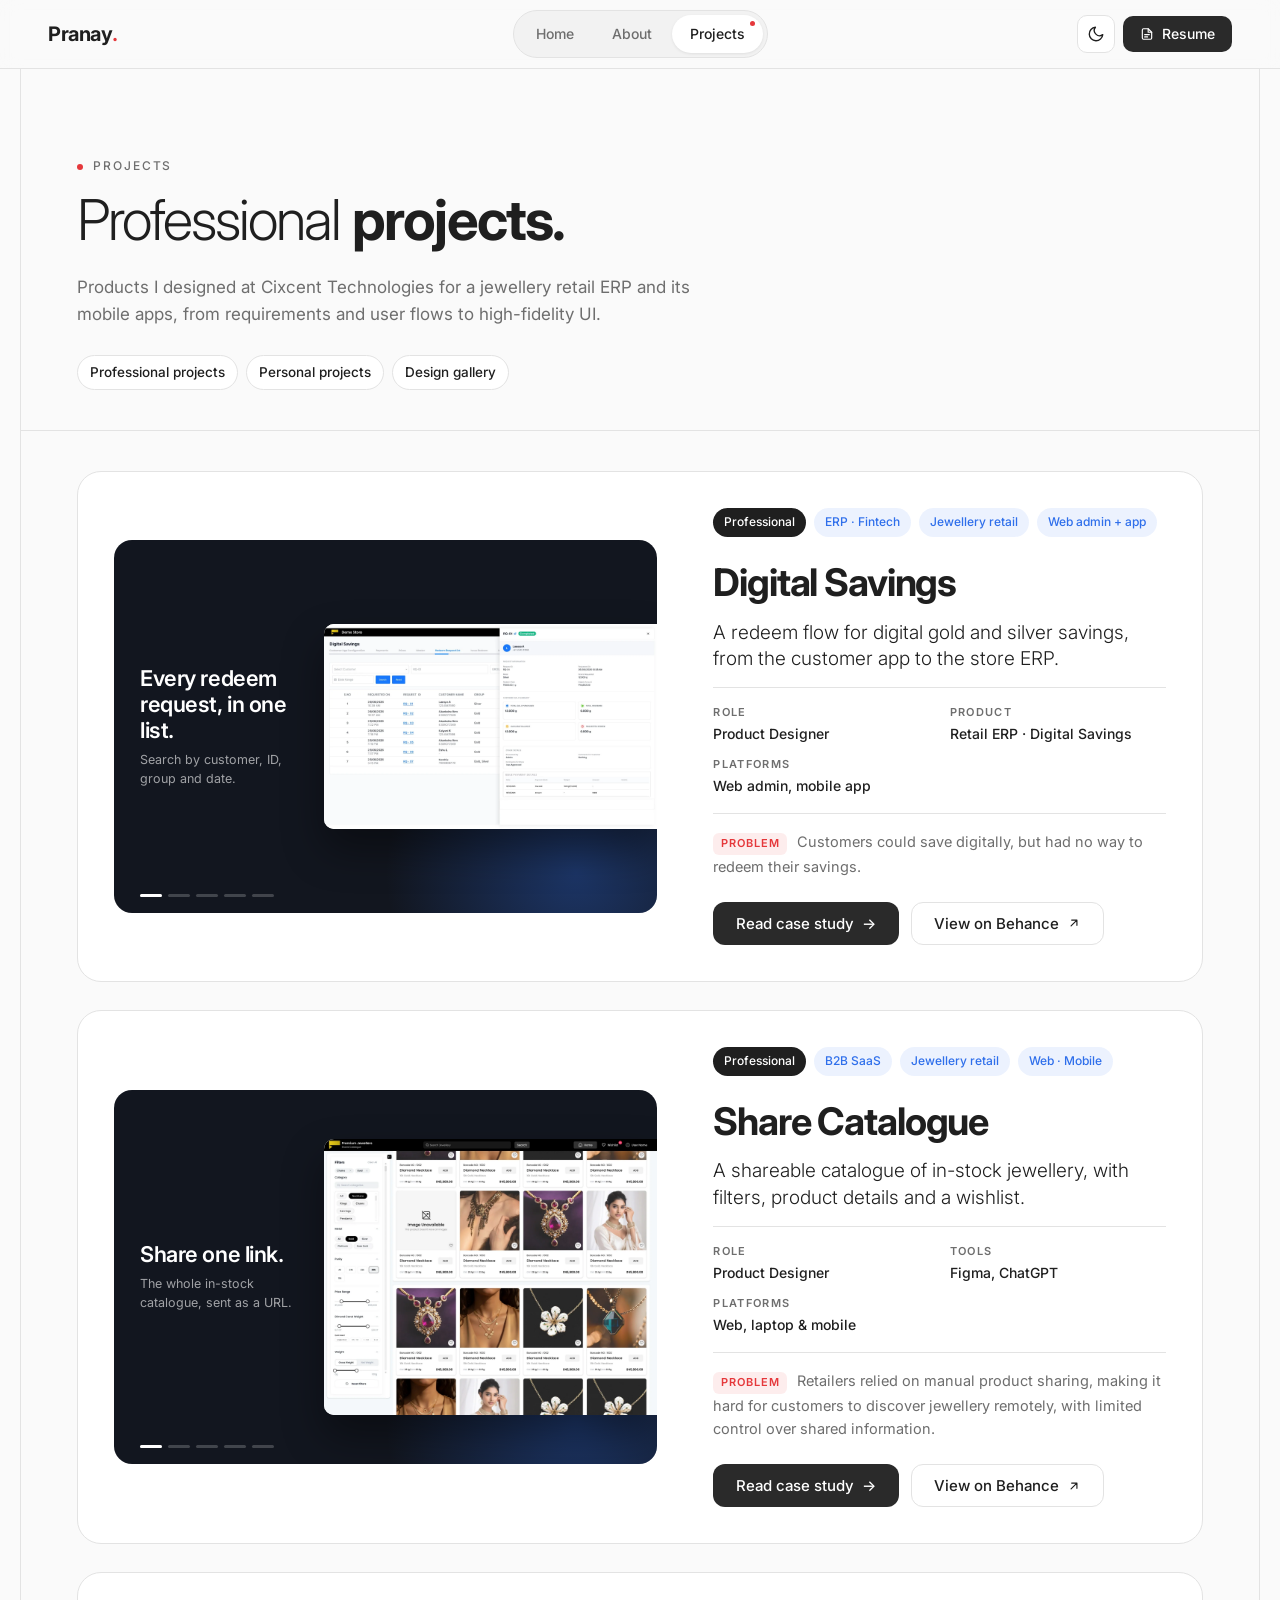
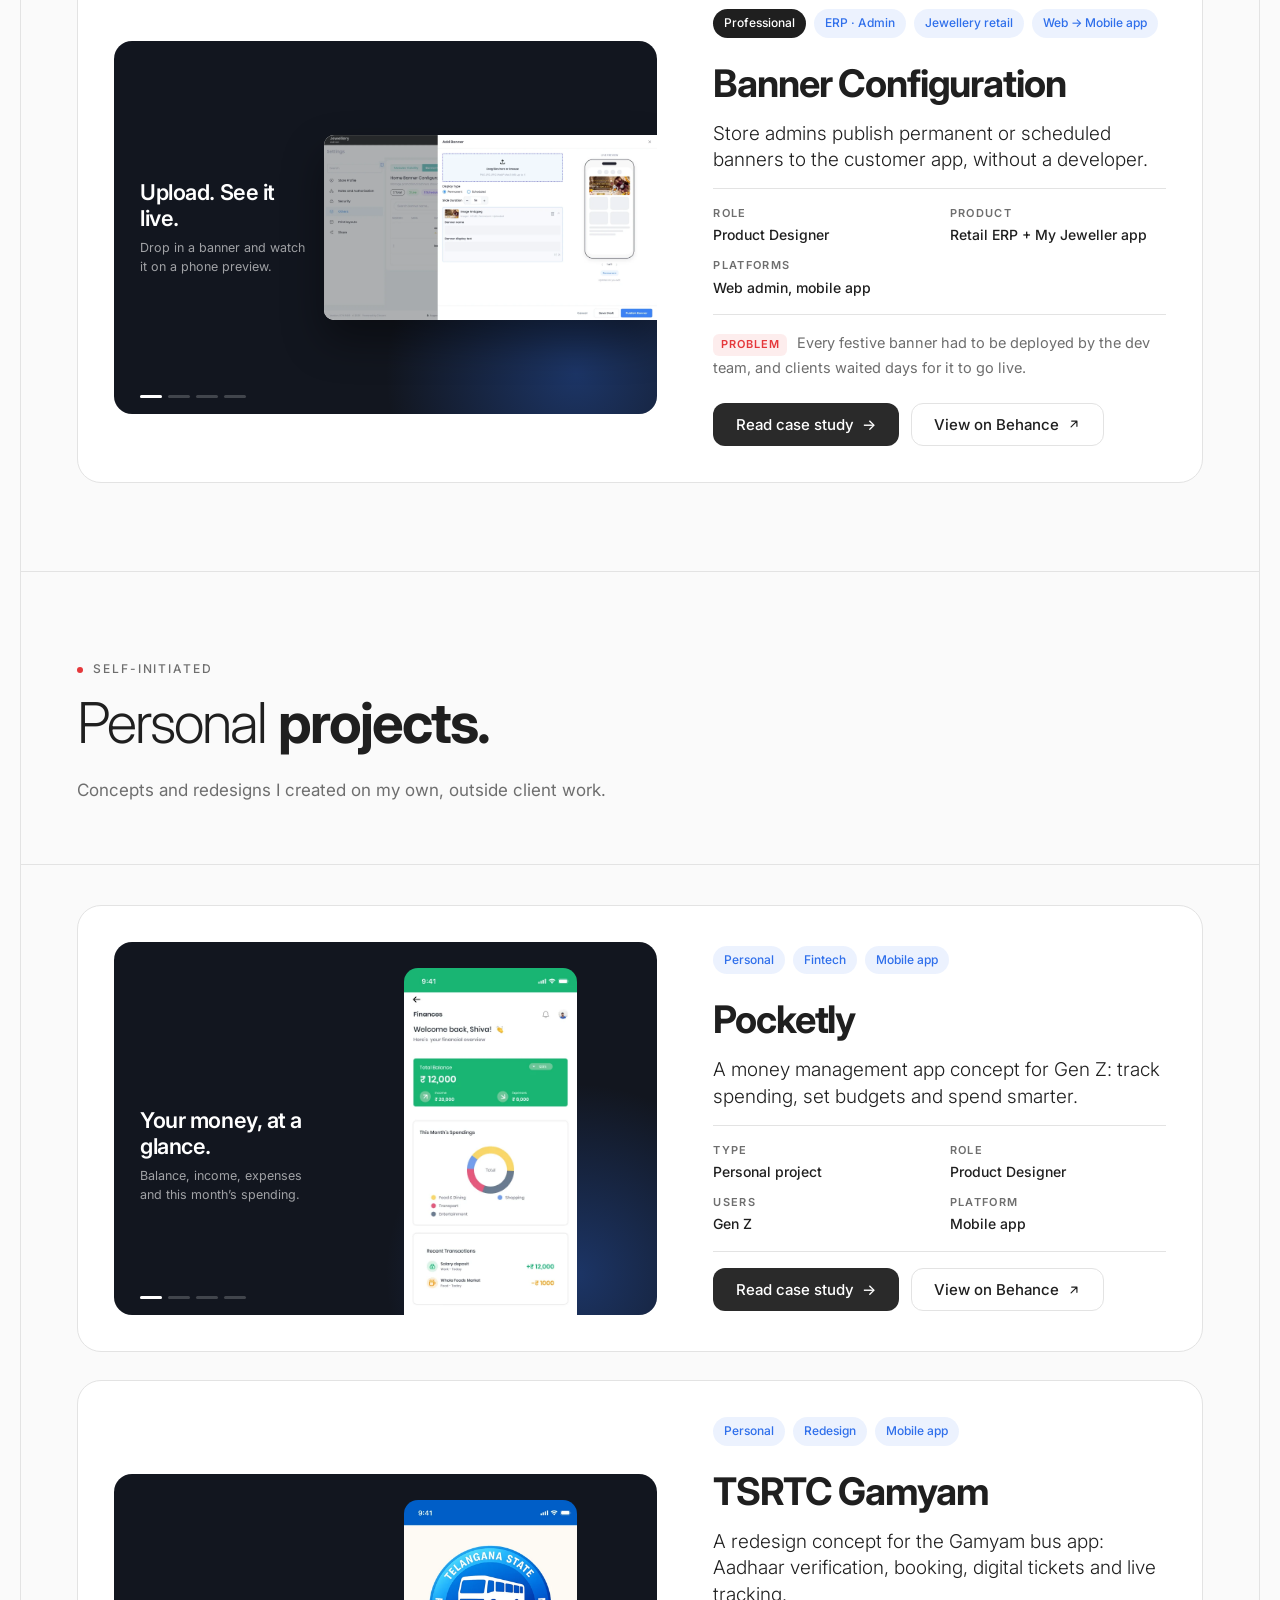
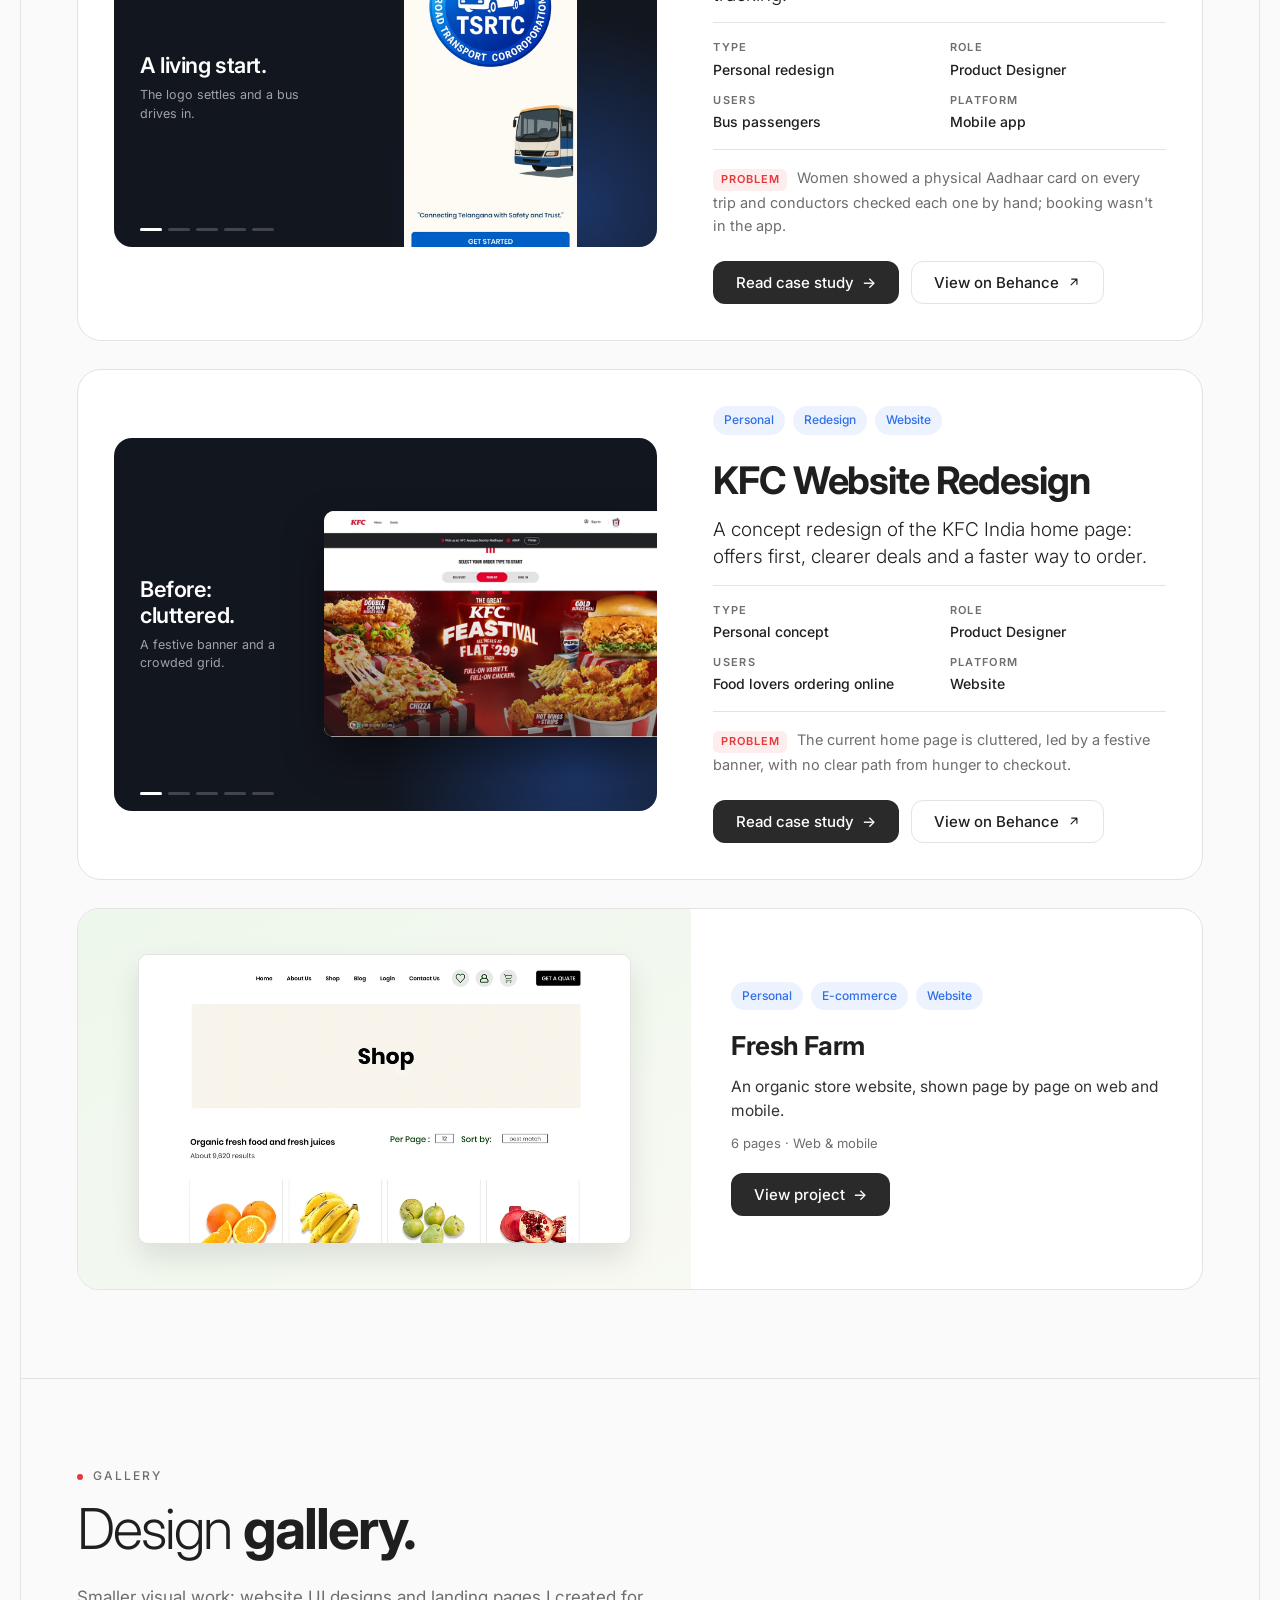
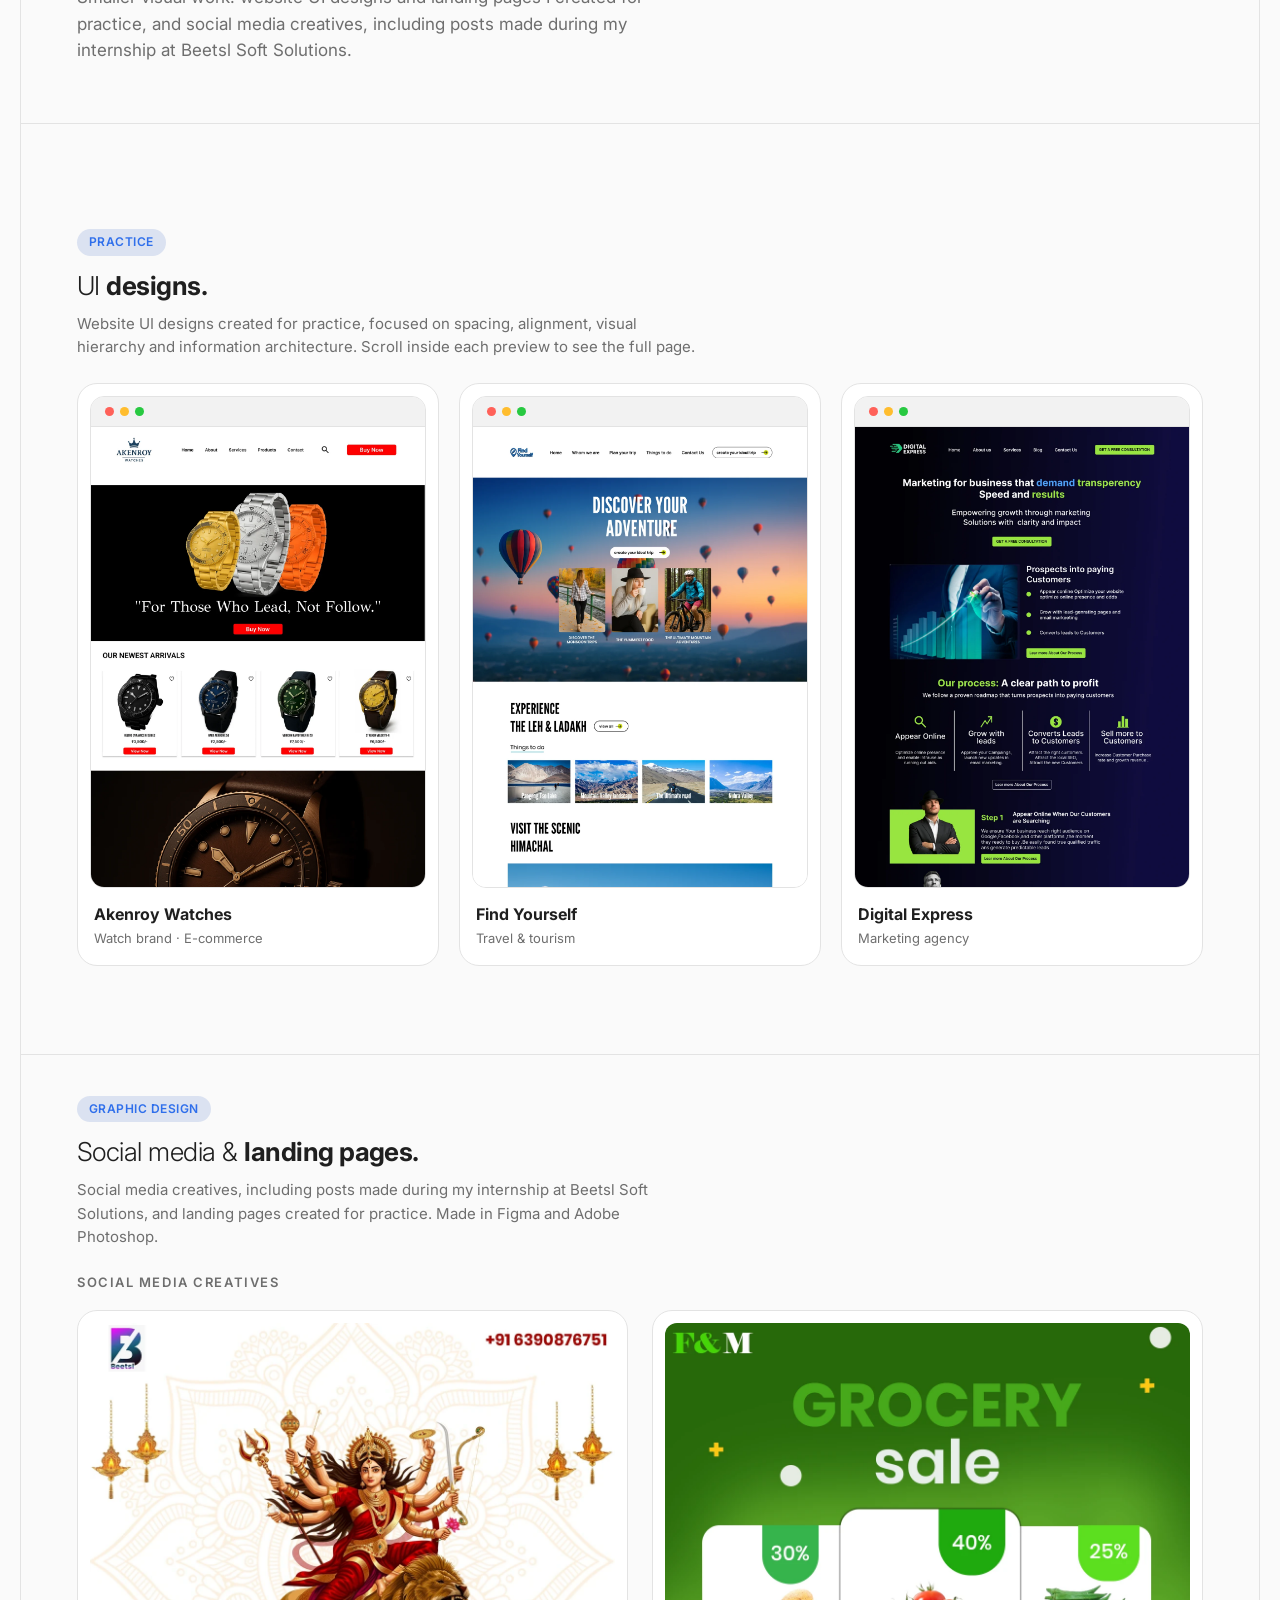
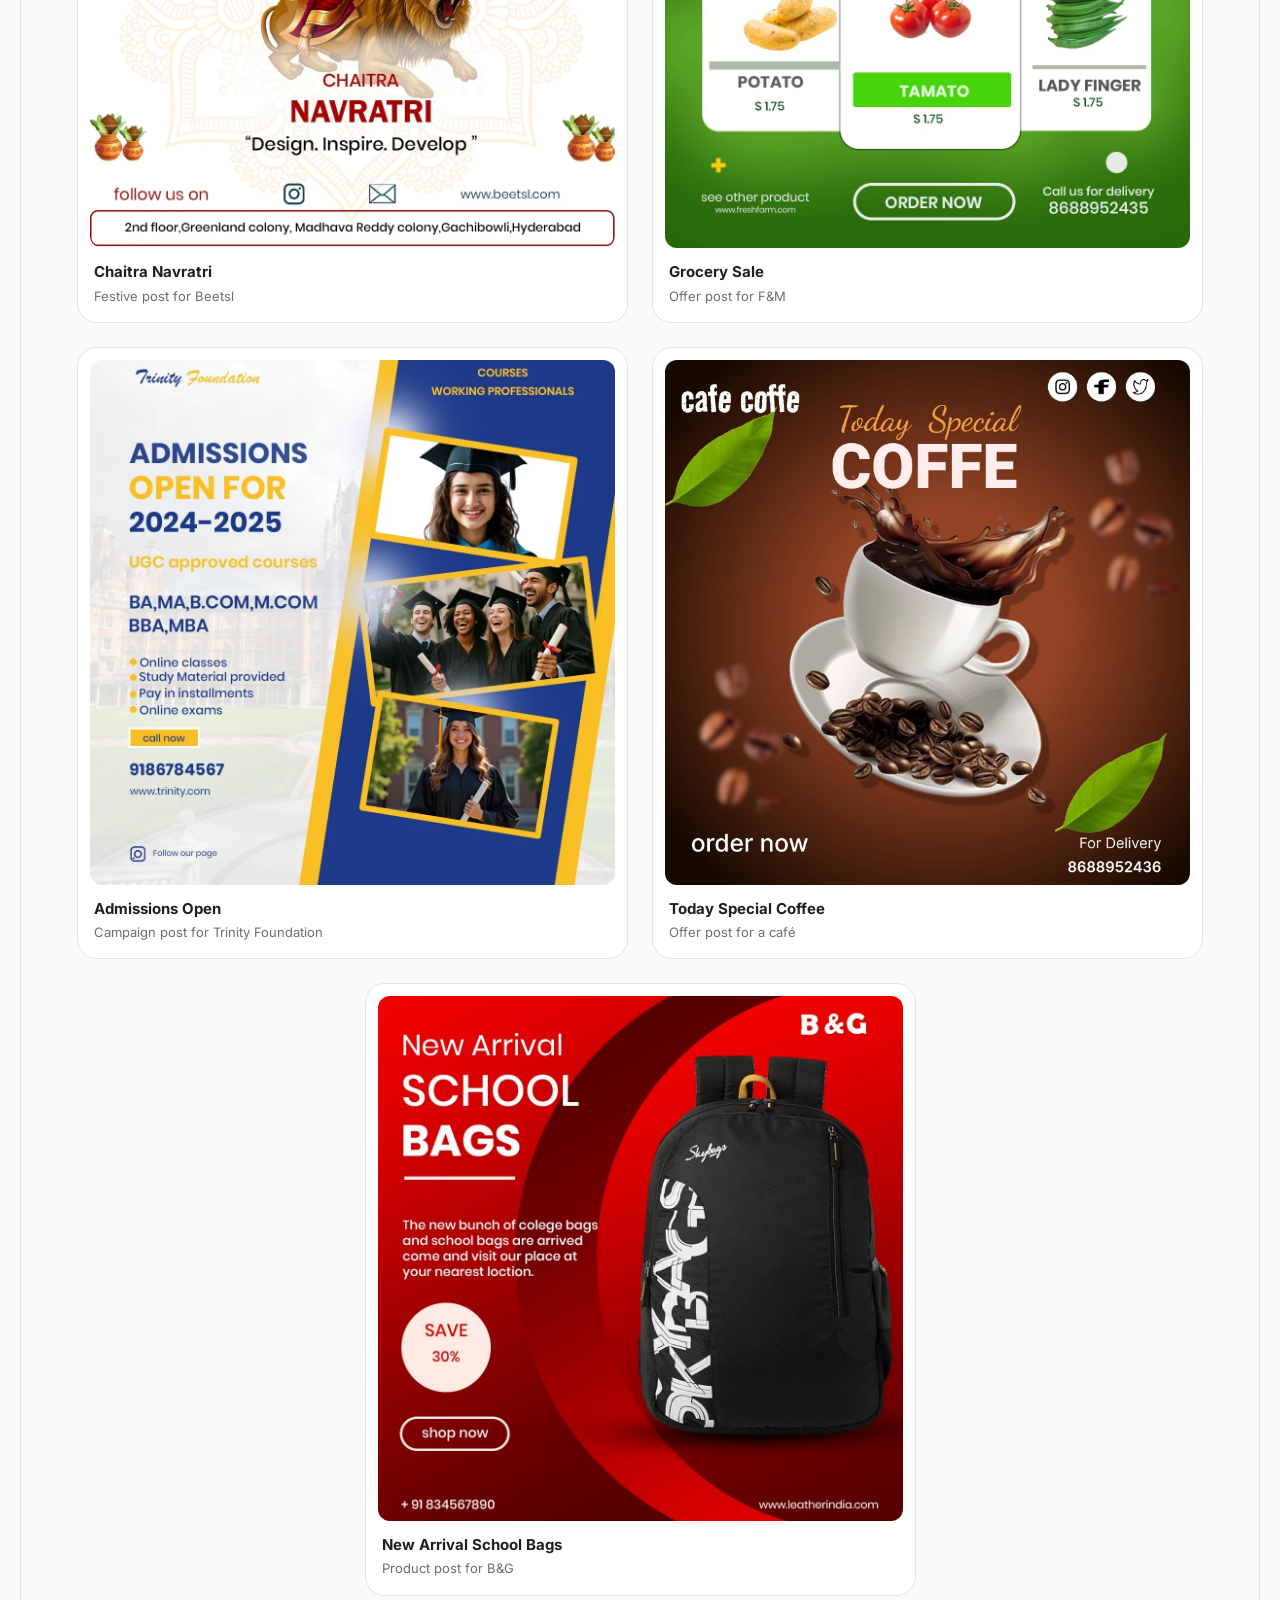
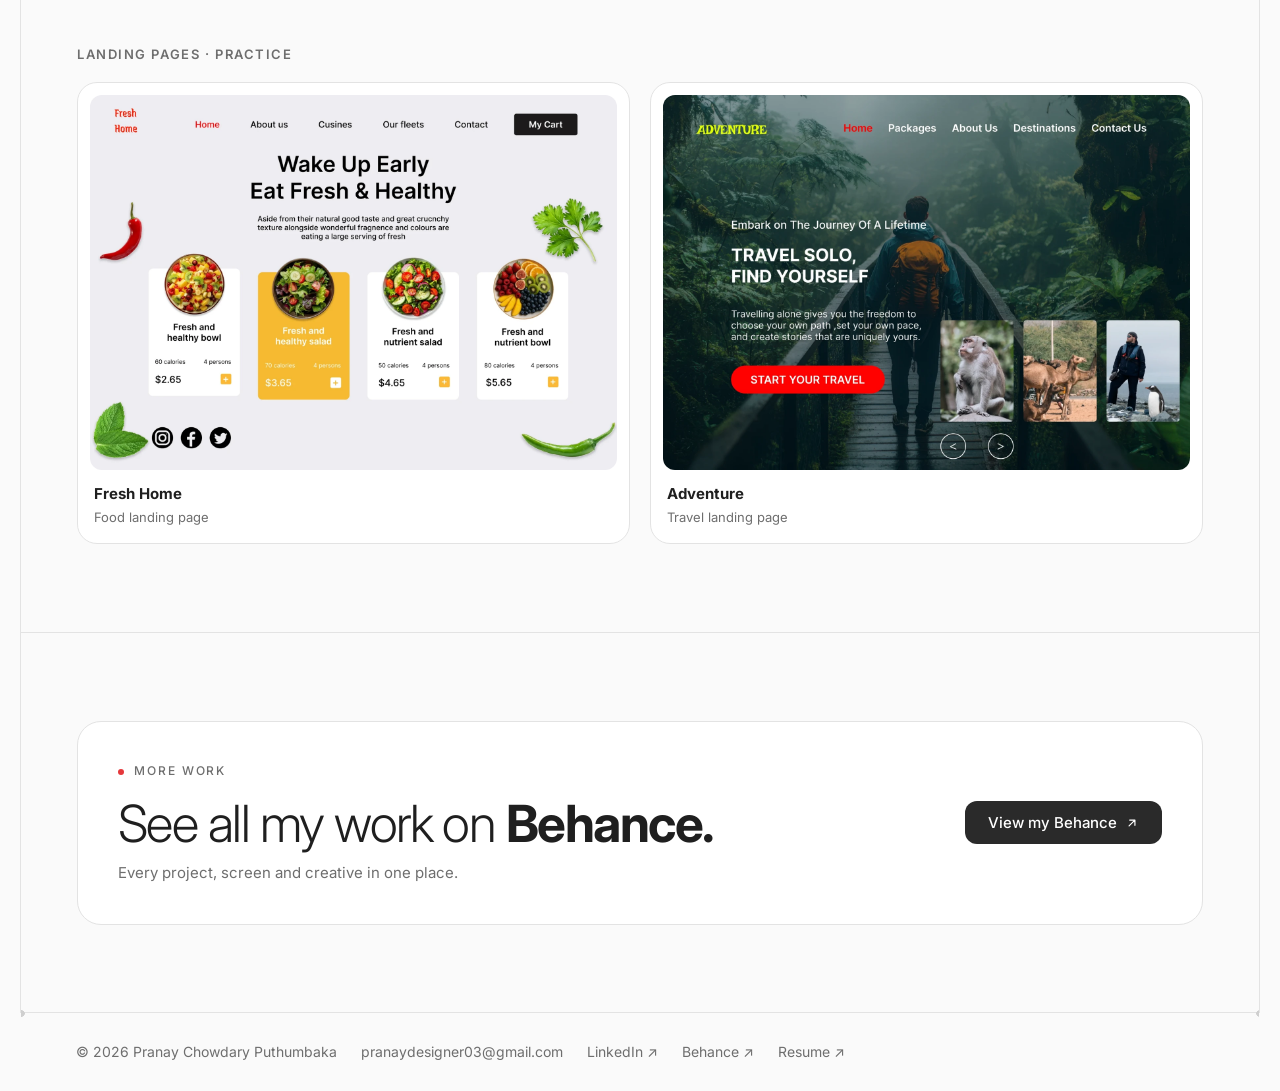
<file: projects.html>
<!DOCTYPE html>
<html lang="en">
<head>
  <meta charset="UTF-8">
  <meta name="viewport" content="width=device-width, initial-scale=1">
  <title>Projects · Pranay Chowdary Puthumbaka</title>
  <meta name="description" content="Product design projects by Pranay Chowdary Puthumbaka.">

  <!-- Theme init: runs before paint so there is no light/dark flash -->
  <script>
    (function () {
      var root = document.documentElement;
      var theme = null;
      try { theme = localStorage.getItem('pp-theme'); } catch (e) {}
      if (theme !== 'light' && theme !== 'dark') {
        theme = window.matchMedia && window.matchMedia('(prefers-color-scheme: dark)').matches ? 'dark' : 'light';
      }
      root.setAttribute('data-theme', theme);
      root.classList.add('js');
      var navIn = false; try { if (sessionStorage.getItem('pp-nav')) { navIn = true; sessionStorage.removeItem('pp-nav'); } } catch (e) {} try { if (window.name === 'pp-nav') { navIn = true; window.name = ''; } } catch (e) {} if (navIn) root.classList.add('nav-in', 'welcomed');
    })();
  </script>

  <!-- Font: Inter -->
  <link rel="preconnect" href="https://fonts.googleapis.com">
  <link rel="preconnect" href="https://fonts.gstatic.com" crossorigin>
  <link href="https://fonts.googleapis.com/css2?family=Caveat:wght@500;600&family=Inter:wght@300;400;500;600;700&display=swap" rel="stylesheet">

  <link rel="stylesheet" href="assets/css/styles.css">
</head>
<body>

  <!-- ============ NAVIGATION ============ -->
  <header class="nav">
    <div class="nav__inner">
      <a class="logo" href="index.html" aria-label="Pranay, home">Pranay<span>.</span></a>

      <nav class="nav__links" aria-label="Main">
        <a href="index.html">Home</a>
        <a href="about.html">About</a>
        <a href="projects.html" class="is-active" aria-current="page">Projects</a>
      </nav>

      <div class="nav__actions">
        <button class="icon-btn" id="themeBtn" type="button" aria-label="Switch to dark theme">
          <svg class="icon-moon" width="18" height="18" viewBox="0 0 24 24" fill="none" stroke="currentColor" stroke-width="1.8" stroke-linecap="round" stroke-linejoin="round" aria-hidden="true"><path d="M21 12.8A9 9 0 1 1 11.2 3a7 7 0 0 0 9.8 9.8z"/></svg>
          <svg class="icon-sun" width="18" height="18" viewBox="0 0 24 24" fill="none" stroke="currentColor" stroke-width="1.8" stroke-linecap="round" aria-hidden="true"><circle cx="12" cy="12" r="4"/><path d="M12 2v2M12 20v2M4.9 4.9l1.4 1.4M17.7 17.7l1.4 1.4M2 12h2M20 12h2M4.9 19.1l1.4-1.4M17.7 6.3l1.4-1.4"/></svg>
        </button>
        <a class="btn btn--primary btn--sm btn--resume" href="https://drive.google.com/file/d/15YdlNEJKuUJEdSD5GdNVbuTQy5E2yW6C/view?usp=sharing" target="_blank" rel="noopener" aria-label="View or download my resume (opens Google Drive in a new tab)">
          <svg width="14" height="14" viewBox="0 0 24 24" fill="none" stroke="currentColor" stroke-width="2" stroke-linecap="round" stroke-linejoin="round" aria-hidden="true"><path d="M14 3H6a2 2 0 0 0-2 2v14a2 2 0 0 0 2 2h12a2 2 0 0 0 2-2V9z"/><path d="M14 3v6h6M8 13h8M8 17h5"/></svg>
          <span class="btn__label">Resume</span>
        </a>
      </div>
    </div>
  </header>

  <main class="frame">
    <section class="section p-hero" aria-labelledby="projects-title">
      <p class="eyebrow reveal" style="--d:.05s">Projects</p>
      <h1 class="section-title section-title--xl reveal" id="projects-title" style="--d:.1s">Professional <strong>projects.</strong></h1>
      <p class="a-lead a-lead--left reveal" style="--d:.18s">Products I designed at Cixcent Technologies for a jewellery retail ERP and its mobile apps, from requirements and user flows to high-fidelity UI.</p>
      <nav class="p-jump reveal" style="--d:.22s" aria-label="Project categories"><a href="#professional">Professional projects</a><a href="#personal">Personal projects</a><a href="#gallery">Design gallery</a></nav>
    </section>

    <section class="section p-list" id="professional" aria-label="Professional projects">
      <article class="p-card">
        <a class="p-card__media reel" href="digital-savings.html" aria-label="Open the Digital Savings case study. Preview: redeem requests, request details, statuses and redeem history.">
          <div class="reel__slide is-active"><div class="reel__cap"><strong>Every redeem request, in one list.</strong><span>Search by customer, ID, group and date.</span></div><div class="reel__shot reel__shot--fit"><img src="assets/images/projects/digital-savings/request-completed.webp" alt="" loading="lazy"></div></div><div class="reel__slide"><div class="reel__cap"><strong>The full picture, in one panel.</strong><span>Request info and the customer’s gold summary side by side.</span></div><div class="reel__shot reel__shot--fit"><img src="assets/images/projects/digital-savings/request-completed.webp" alt="" loading="lazy"></div></div><div class="reel__slide"><div class="reel__cap"><strong>Clear status, clear reason.</strong><span>Completed, expired or rejected, with who and why.</span></div><div class="reel__shot reel__shot--fit"><img src="assets/images/projects/digital-savings/request-rejected.webp" alt="" loading="lazy"></div></div><div class="reel__slide"><div class="reel__cap"><strong>Redeem from the app.</strong><span>Grams, mode and live rate, in 3 steps.</span></div><div class="reel__mock"><img src="assets/images/projects/digital-savings/app-redeem-step1.webp" alt="" loading="lazy"></div></div><div class="reel__slide"><div class="reel__cap"><strong>A history of every redemption.</strong><span>Grams, rate, amount and who redeemed it.</span></div><div class="reel__shot reel__shot--fit"><img src="assets/images/projects/digital-savings/redeem-history.webp" alt="" loading="lazy"></div></div>
          <div class="reel__dots" aria-hidden="true"><span></span><span></span><span></span><span></span><span></span></div>
        </a>
        <div class="p-card__body">
          <div class="p-card__tags"><span class="tag tag--pro">Professional</span><span class="tag">ERP · Fintech</span><span class="tag">Jewellery retail</span><span class="tag">Web admin + app</span></div>
          <h2 class="p-card__title">Digital Savings</h2>
          <p class="p-card__line">A redeem flow for digital gold and silver savings, from the customer app to the store ERP.</p>
          <dl class="p-card__facts">
            <div><dt>Role</dt><dd>Product Designer</dd></div>
            <div><dt>Product</dt><dd>Retail ERP · Digital Savings</dd></div>
            <div><dt>Platforms</dt><dd>Web admin, mobile app</dd></div>
          </dl>
          <p class="p-card__problem"><span>Problem</span> Customers could save digitally, but had no way to redeem their savings.</p>
          <div class="hero__cta">
            <a class="btn btn--primary" href="digital-savings.html">Read case study <span aria-hidden="true">→</span></a>
            <a class="btn btn--outline" href="https://www.behance.net/gallery/257390831/Digital-Savings-Redeem-Flow" target="_blank" rel="noopener">View on Behance <svg width="14" height="14" viewBox="0 0 24 24" fill="none" stroke="currentColor" stroke-width="2" stroke-linecap="round" stroke-linejoin="round" aria-hidden="true"><path d="M7 17 17 7M8 7h9v9"/></svg></a>
          </div>
        </div>
      </article>

      <article class="p-card">
        <a class="p-card__media reel" href="share-catalogue.html" aria-label="Open the Share Catalogue case study. Preview: catalogue link, filters, product view, wishlist and mobile.">
          <div class="reel__slide is-active"><div class="reel__cap"><strong>Share one link.</strong><span>The whole in-stock catalogue, sent as a URL.</span></div><div class="reel__shot"><img src="assets/images/projects/share-catalogue/catalogue-filters.webp" alt="" loading="lazy"></div></div><div class="reel__slide"><div class="reel__cap"><strong>Filter in a tap.</strong><span>Category, metal, purity, price and weight, side by side.</span></div><div class="reel__shot reel__shot--zoom"><img src="assets/images/projects/share-catalogue/catalogue-filters.webp" alt="" loading="lazy"></div></div><div class="reel__slide"><div class="reel__cap"><strong>Every detail, one view.</strong><span>Weights, HUID, stones and price, with request options.</span></div><div class="reel__shot"><img src="assets/images/projects/share-catalogue/product-detail-2.webp" alt="" loading="lazy"></div></div><div class="reel__slide"><div class="reel__cap"><strong>Save it. Request it.</strong><span>A wishlist that sends everything in one go.</span></div><div class="reel__shot"><img src="assets/images/projects/share-catalogue/wishlist-web.webp" alt="" loading="lazy"></div></div><div class="reel__slide"><div class="reel__cap"><strong>Works on every screen.</strong><span>The same catalogue, made for mobile.</span></div><div class="reel__phone"><img src="assets/images/projects/share-catalogue/wishlist-mobile.webp" alt="" loading="lazy"></div></div>
          <div class="reel__dots" aria-hidden="true"><span></span><span></span><span></span><span></span><span></span></div>
        </a>
        <div class="p-card__body">
          <div class="p-card__tags"><span class="tag tag--pro">Professional</span><span class="tag">B2B SaaS</span><span class="tag">Jewellery retail</span><span class="tag">Web · Mobile</span></div>
          <h2 class="p-card__title">Share Catalogue</h2>
          <p class="p-card__line">A shareable catalogue of in-stock jewellery, with filters, product details and a wishlist.</p>
          <dl class="p-card__facts">
            <div><dt>Role</dt><dd>Product Designer</dd></div>
            <div><dt>Tools</dt><dd>Figma, ChatGPT</dd></div>
            <div><dt>Platforms</dt><dd>Web, laptop &amp; mobile</dd></div>
          </dl>
          <p class="p-card__problem"><span>Problem</span> Retailers relied on manual product sharing, making it hard for customers to discover jewellery remotely, with limited control over shared information.</p>
          <div class="hero__cta">
            <a class="btn btn--primary" href="share-catalogue.html">Read case study <span aria-hidden="true">→</span></a>
            <a class="btn btn--outline" href="https://www.behance.net/gallery/256248315/Share-Catalogue-Jewellery-Catalogue-Sharing-Platform" target="_blank" rel="noopener">View on Behance <svg width="14" height="14" viewBox="0 0 24 24" fill="none" stroke="currentColor" stroke-width="2" stroke-linecap="round" stroke-linejoin="round" aria-hidden="true"><path d="M7 17 17 7M8 7h9v9"/></svg></a>
          </div>
        </div>
      </article>

      <article class="p-card">
        <a class="p-card__media reel" href="banner-configuration.html" aria-label="Open the Banner Configuration case study. Preview: upload with live preview, scheduling, audit log and the app.">
          <div class="reel__slide is-active"><div class="reel__cap"><strong>Upload. See it live.</strong><span>Drop in a banner and watch it on a phone preview.</span></div><div class="reel__shot reel__shot--fit"><img src="assets/images/projects/banner-config/add-banner-permanent.webp" alt="" loading="lazy"></div></div><div class="reel__slide"><div class="reel__cap"><strong>Schedule the sale.</strong><span>Start and end date and time for festive offers.</span></div><div class="reel__shot reel__shot--fit"><img src="assets/images/projects/banner-config/add-banner-scheduled.webp" alt="" loading="lazy"></div></div><div class="reel__slide"><div class="reel__cap"><strong>Every change, on record.</strong><span>An audit log of who changed what, and when.</span></div><div class="reel__shot reel__shot--fit"><img src="assets/images/projects/banner-config/audit-log.webp" alt="" loading="lazy"></div></div><div class="reel__slide"><div class="reel__cap"><strong>See it as customers will.</strong><span>The live preview shows the banner in the app.</span></div><div class="reel__mock"><img src="assets/images/projects/banner-config/live-preview.webp" alt="" loading="lazy"></div></div>
          <div class="reel__dots" aria-hidden="true"><span></span><span></span><span></span><span></span></div>
        </a>
        <div class="p-card__body">
          <div class="p-card__tags"><span class="tag tag--pro">Professional</span><span class="tag">ERP · Admin</span><span class="tag">Jewellery retail</span><span class="tag">Web → Mobile app</span></div>
          <h2 class="p-card__title">Banner Configuration</h2>
          <p class="p-card__line">Store admins publish permanent or scheduled banners to the customer app, without a developer.</p>
          <dl class="p-card__facts">
            <div><dt>Role</dt><dd>Product Designer</dd></div>
            <div><dt>Product</dt><dd>Retail ERP + My Jeweller app</dd></div>
            <div><dt>Platforms</dt><dd>Web admin, mobile app</dd></div>
          </dl>
          <p class="p-card__problem"><span>Problem</span> Every festive banner had to be deployed by the dev team, and clients waited days for it to go live.</p>
          <div class="hero__cta">
            <a class="btn btn--primary" href="banner-configuration.html">Read case study <span aria-hidden="true">→</span></a>
            <a class="btn btn--outline" href="https://www.behance.net/gallery/257078093/Banner-Configuration-Product-Design-Case-Study" target="_blank" rel="noopener">View on Behance <svg width="14" height="14" viewBox="0 0 24 24" fill="none" stroke="currentColor" stroke-width="2" stroke-linecap="round" stroke-linejoin="round" aria-hidden="true"><path d="M7 17 17 7M8 7h9v9"/></svg></a>
          </div>
        </div>
      </article>

    </section>

    <section class="section p-personal" id="personal" aria-labelledby="personal-title">
      <p class="eyebrow">Self-initiated</p>
      <h2 class="section-title section-title--xl" id="personal-title">Personal <strong>projects.</strong></h2>
      <p class="a-lead a-lead--left">Concepts and redesigns I created on my own, outside client work.</p>
    </section>

    <section class="section p-list" aria-label="Personal projects">
      <article class="p-card">
        <a class="p-card__media reel" href="pocketly.html" aria-label="Open the Pocketly case study. Preview: dashboard, category breakdown, monthly budget and transactions.">
          <div class="reel__slide is-active"><div class="reel__cap"><strong>Your money, at a glance.</strong><span>Balance, income, expenses and this month’s spending.</span></div><div class="reel__mock"><img src="assets/images/projects/pocketly/dashboard.webp" alt="" loading="lazy"></div></div><div class="reel__slide"><div class="reel__cap"><strong>Know where it went.</strong><span>A breakdown per category, with a helpful tip.</span></div><div class="reel__mock"><img src="assets/images/projects/pocketly/category-food.webp" alt="" loading="lazy"></div></div><div class="reel__slide"><div class="reel__cap"><strong>Stay inside a budget.</strong><span>Spent and remaining, category by category.</span></div><div class="reel__mock"><img src="assets/images/projects/pocketly/budget-categories.webp" alt="" loading="lazy"></div></div><div class="reel__slide"><div class="reel__cap"><strong>Every change, confirmed.</strong><span>Clear feedback after every edit.</span></div><div class="reel__mock"><img src="assets/images/projects/pocketly/txn-updated.webp" alt="" loading="lazy"></div></div>
          <div class="reel__dots" aria-hidden="true"><span></span><span></span><span></span><span></span></div>
        </a>
        <div class="p-card__body">
          <div class="p-card__tags"><span class="tag">Personal</span><span class="tag">Fintech</span><span class="tag">Mobile app</span></div>
          <h2 class="p-card__title">Pocketly</h2>
          <p class="p-card__line">A money management app concept for Gen Z: track spending, set budgets and spend smarter.</p>
          <dl class="p-card__facts">
            <div><dt>Type</dt><dd>Personal project</dd></div>
            <div><dt>Role</dt><dd>Product Designer</dd></div>
            <div><dt>Users</dt><dd>Gen Z</dd></div>
            <div><dt>Platform</dt><dd>Mobile app</dd></div>
          </dl>
          <div class="hero__cta">
            <a class="btn btn--primary" href="pocketly.html">Read case study <span aria-hidden="true">→</span></a>
            <a class="btn btn--outline" href="https://www.behance.net/gallery/242376565/Pocketly-Smart-Money-Management-for-Gen-Z" target="_blank" rel="noopener">View on Behance <svg width="14" height="14" viewBox="0 0 24 24" fill="none" stroke="currentColor" stroke-width="2" stroke-linecap="round" stroke-linejoin="round" aria-hidden="true"><path d="M7 17 17 7M8 7h9v9"/></svg></a>
          </div>
        </div>
      </article>

      <article class="p-card">
        <a class="p-card__media reel" href="gamyam.html" aria-label="Open the Gamyam redesign case study. Preview: splash, home, book a ticket and payment.">
          <div class="reel__slide is-active"><div class="reel__cap"><strong>A living start.</strong><span>The logo settles and a bus drives in.</span></div><div class="reel__mock"><img src="assets/images/projects/gamyam/splash.webp" alt="" loading="lazy"></div></div><div class="reel__slide"><div class="reel__cap"><strong>Everything on one home.</strong><span>Book, track, nearby stops and passes up top.</span></div><div class="reel__mock"><img src="assets/images/projects/gamyam/home.webp" alt="" loading="lazy"></div></div><div class="reel__slide"><div class="reel__cap"><strong>Book in one screen.</strong><span>From, to, date and bus type.</span></div><div class="reel__mock"><img src="assets/images/projects/gamyam/book-ticket.webp" alt="" loading="lazy"></div></div><div class="reel__slide"><div class="reel__cap"><strong>Verified once, ride free.</strong><span>Aadhaar verified for TS women free travel.</span></div><div class="reel__mock"><img src="assets/images/projects/gamyam/aadhaar-verified.webp" alt="" loading="lazy"></div></div><div class="reel__slide"><div class="reel__cap"><strong>Show the QR, board.</strong><span>A digital ticket for the conductor.</span></div><div class="reel__mock"><img src="assets/images/projects/gamyam/ticket-qr.webp" alt="" loading="lazy"></div></div>
          <div class="reel__dots" aria-hidden="true"><span></span><span></span><span></span><span></span><span></span></div>
        </a>
        <div class="p-card__body">
          <div class="p-card__tags"><span class="tag">Personal</span><span class="tag">Redesign</span><span class="tag">Mobile app</span></div>
          <h2 class="p-card__title">TSRTC Gamyam</h2>
          <p class="p-card__line">A redesign concept for the Gamyam bus app: Aadhaar verification, booking, digital tickets and live tracking.</p>
          <dl class="p-card__facts">
            <div><dt>Type</dt><dd>Personal redesign</dd></div>
            <div><dt>Role</dt><dd>Product Designer</dd></div>
            <div><dt>Users</dt><dd>Bus passengers</dd></div>
            <div><dt>Platform</dt><dd>Mobile app</dd></div>
          </dl>
          <p class="p-card__problem"><span>Problem</span> Women showed a physical Aadhaar card on every trip and conductors checked each one by hand; booking wasn't in the app.</p>
          <div class="hero__cta">
            <a class="btn btn--primary" href="gamyam.html">Read case study <span aria-hidden="true">→</span></a>
            <a class="btn btn--outline" href="https://www.behance.net/gallery/241316551/TSRTC-Gamyam-App-redesign-casestudy" target="_blank" rel="noopener">View on Behance <svg width="14" height="14" viewBox="0 0 24 24" fill="none" stroke="currentColor" stroke-width="2" stroke-linecap="round" stroke-linejoin="round" aria-hidden="true"><path d="M7 17 17 7M8 7h9v9"/></svg></a>
          </div>
        </div>
      </article>

      <article class="p-card">
        <a class="p-card__media reel" href="kfc.html" aria-label="Open the KFC website redesign case study. Preview: hero and categories, offers, buckets and ways to order.">
          <div class="reel__slide is-active"><div class="reel__cap"><strong>Before: cluttered.</strong><span>A festive banner and a crowded grid.</span></div><div class="reel__shot reel__shot--fit"><img src="assets/images/projects/kfc/cur-top.webp" alt="" loading="lazy"></div></div><div class="reel__slide"><div class="reel__cap"><strong>After: hungry at first glance.</strong><span>A warm hero and quick categories.</span></div><div class="reel__shot reel__shot--fit"><img src="assets/images/projects/kfc/hero.webp" alt="" loading="lazy"></div></div><div class="reel__slide"><div class="reel__cap"><strong>Offers that stand out.</strong><span>Big, clear savings cards.</span></div><div class="reel__shot reel__shot--fit"><img src="assets/images/projects/kfc/savers.webp" alt="" loading="lazy"></div></div><div class="reel__slide"><div class="reel__cap"><strong>A bucket for every mood.</strong><span>Bold red deal cards with one action each.</span></div><div class="reel__shot reel__shot--fit"><img src="assets/images/projects/kfc/buckets.webp" alt="" loading="lazy"></div></div><div class="reel__slide"><div class="reel__cap"><strong>Order your way.</strong><span>Delivery, pickup or dine-in.</span></div><div class="reel__shot reel__shot--fit"><img src="assets/images/projects/kfc/order.webp" alt="" loading="lazy"></div></div>
          <div class="reel__dots" aria-hidden="true"><span></span><span></span><span></span><span></span><span></span></div>
        </a>
        <div class="p-card__body">
          <div class="p-card__tags"><span class="tag">Personal</span><span class="tag">Redesign</span><span class="tag">Website</span></div>
          <h2 class="p-card__title">KFC Website Redesign</h2>
          <p class="p-card__line">A concept redesign of the KFC India home page: offers first, clearer deals and a faster way to order.</p>
          <dl class="p-card__facts">
            <div><dt>Type</dt><dd>Personal concept</dd></div>
            <div><dt>Role</dt><dd>Product Designer</dd></div>
            <div><dt>Users</dt><dd>Food lovers ordering online</dd></div>
            <div><dt>Platform</dt><dd>Website</dd></div>
          </dl>
          <p class="p-card__problem"><span>Problem</span> The current home page is cluttered, led by a festive banner, with no clear path from hunger to checkout.</p>
          <div class="hero__cta">
            <a class="btn btn--primary" href="kfc.html">Read case study <span aria-hidden="true">→</span></a>
            <a class="btn btn--outline" href="https://www.behance.net/gallery/238052915/KFC-Redesign-with-clean-UI" target="_blank" rel="noopener">View on Behance <svg width="14" height="14" viewBox="0 0 24 24" fill="none" stroke="currentColor" stroke-width="2" stroke-linecap="round" stroke-linejoin="round" aria-hidden="true"><path d="M7 17 17 7M8 7h9v9"/></svg></a>
          </div>
        </div>
      </article>

      <div class="w-grid w-grid--solo">
        <article class="w-card">
          <a class="w-card__media ff-cardmedia" href="freshfarm.html" aria-label="Open the Fresh Farm website pages">
            <span class="ff-cardmedia__web ff-cardmedia__web--solo"><img src="assets/images/projects/freshfarm/web-shop.webp" width="1960" height="4000" alt="" decoding="async"></span>
          </a>
          <div class="w-card__body">
            <div class="p-card__tags"><span class="tag">Personal</span><span class="tag">E-commerce</span><span class="tag">Website</span></div>
            <h3 class="w-card__title">Fresh Farm</h3>
            <p class="w-card__line">An organic store website, shown page by page on web and mobile.</p>
            <p class="w-card__meta">6 pages · Web &amp; mobile</p>
            <a class="btn btn--primary" href="freshfarm.html">View project <span aria-hidden="true">→</span></a>
          </div>
        </article>
      </div>
    </section>

    <section class="section p-personal p-web-head" id="gallery" aria-labelledby="web-title">
      <p class="eyebrow">Gallery</p>
      <h2 class="section-title section-title--xl" id="web-title">Design <strong>gallery.</strong></h2>
      <p class="a-lead a-lead--left">Smaller visual work: website UI designs and landing pages I created for practice, and social media creatives, including posts made during my internship at Beetsl Soft Solutions.</p>
    </section>

    <section class="section p-list" aria-label="UI designs">

      <div class="prac">
        <div class="prac__head">
          <p class="prac__tag">Practice</p>
          <h3 class="prac__title">UI <strong>designs.</strong></h3>
          <p class="prac__sub">Website UI designs created for practice, focused on spacing, alignment, visual hierarchy and information architecture. Scroll inside each preview to see the full page.</p>
        </div>
        <div class="prac__grid">
          <figure class="prac__item"><div class="ff-browser"><div class="browser__bar" aria-hidden="true"><span></span><span></span><span></span></div><div class="ff-browser__screen prac__screen" tabindex="0" aria-label="Akenroy Watches website, scrollable"><img src="assets/images/projects/practice/akenroy.webp" width="1200" height="5666" loading="lazy" alt="Akenroy Watches website design."></div></div><figcaption><strong>Akenroy Watches</strong><span>Watch brand · E-commerce</span></figcaption></figure>
          <figure class="prac__item"><div class="ff-browser"><div class="browser__bar" aria-hidden="true"><span></span><span></span><span></span></div><div class="ff-browser__screen prac__screen" tabindex="0" aria-label="Find Yourself website, scrollable"><img src="assets/images/projects/practice/findyourself.webp" width="1200" height="6431" loading="lazy" alt="Find Yourself website design."></div></div><figcaption><strong>Find Yourself</strong><span>Travel &amp; tourism</span></figcaption></figure>
          <figure class="prac__item"><div class="ff-browser"><div class="browser__bar" aria-hidden="true"><span></span><span></span><span></span></div><div class="ff-browser__screen prac__screen" tabindex="0" aria-label="Digital Express website, scrollable"><img src="assets/images/projects/practice/digitalexpress.webp" width="1200" height="4896" loading="lazy" alt="Digital Express website design."></div></div><figcaption><strong>Digital Express</strong><span>Marketing agency</span></figcaption></figure>
        </div>
      </div>
    </section>

    <section class="section p-list" id="craft" aria-label="Visual craft">
      <div class="prac__head">
        <p class="prac__tag">Graphic design</p>
        <h3 class="prac__title">Social media &amp; <strong>landing pages.</strong></h3>
        <p class="prac__sub">Social media creatives, including posts made during my internship at Beetsl Soft Solutions, and landing pages created for practice. Made in Figma and Adobe Photoshop.</p>
      </div>
      <h3 class="cr-sub">Social media creatives</h3>
      <div class="cr-grid cr-grid--sq"><figure class="cr-item cr-item--sq"><a class="cr-img" href="assets/images/projects/craft/navratri.webp" target="_blank" rel="noopener" aria-label="Open Chaitra Navratri full size"><img src="assets/images/projects/craft/navratri.webp" width="1080" height="1080" loading="lazy" alt="Chaitra Navratri: Festive post for Beetsl."></a><figcaption><strong>Chaitra Navratri</strong><span>Festive post for Beetsl</span></figcaption></figure><figure class="cr-item cr-item--sq"><a class="cr-img" href="assets/images/projects/craft/grocery.webp" target="_blank" rel="noopener" aria-label="Open Grocery Sale full size"><img src="assets/images/projects/craft/grocery.webp" width="1080" height="1080" loading="lazy" alt="Grocery Sale: Offer post for F&amp;M."></a><figcaption><strong>Grocery Sale</strong><span>Offer post for F&amp;M</span></figcaption></figure><figure class="cr-item cr-item--sq"><a class="cr-img" href="assets/images/projects/craft/admissions.webp" target="_blank" rel="noopener" aria-label="Open Admissions Open full size"><img src="assets/images/projects/craft/admissions.webp" width="1080" height="1080" loading="lazy" alt="Admissions Open: Campaign post for Trinity Foundation."></a><figcaption><strong>Admissions Open</strong><span>Campaign post for Trinity Foundation</span></figcaption></figure><figure class="cr-item cr-item--sq"><a class="cr-img" href="assets/images/projects/craft/coffee.webp" target="_blank" rel="noopener" aria-label="Open Today Special Coffee full size"><img src="assets/images/projects/craft/coffee.webp" width="1080" height="1080" loading="lazy" alt="Today Special Coffee: Offer post for a café."></a><figcaption><strong>Today Special Coffee</strong><span>Offer post for a café</span></figcaption></figure><figure class="cr-item cr-item--sq"><a class="cr-img" href="assets/images/projects/craft/bags.webp" target="_blank" rel="noopener" aria-label="Open New Arrival School Bags full size"><img src="assets/images/projects/craft/bags.webp" width="1080" height="1080" loading="lazy" alt="New Arrival School Bags: Product post for B&amp;G."></a><figcaption><strong>New Arrival School Bags</strong><span>Product post for B&amp;G</span></figcaption></figure></div>
      <h3 class="cr-sub">Landing pages · Practice</h3>
      <div class="cr-grid cr-grid--lp"><figure class="cr-item cr-item--lp"><a class="cr-img" href="assets/images/projects/craft/freshhome.webp" target="_blank" rel="noopener" aria-label="Open Fresh Home full size"><img src="assets/images/projects/craft/freshhome.webp" width="1600" height="1138" loading="lazy" alt="Fresh Home: Food landing page."></a><figcaption><strong>Fresh Home</strong><span>Food landing page</span></figcaption></figure><figure class="cr-item cr-item--lp"><a class="cr-img" href="assets/images/projects/craft/adventure.webp" target="_blank" rel="noopener" aria-label="Open Adventure full size"><img src="assets/images/projects/craft/adventure.webp" width="1600" height="1138" loading="lazy" alt="Adventure: Travel landing page."></a><figcaption><strong>Adventure</strong><span>Travel landing page</span></figcaption></figure></div>
    </section>

    <section class="section" aria-labelledby="all-title">
      <div class="cs-next__card all-work">
        <div>
          <p class="eyebrow">More work</p>
          <h2 class="section-title a-title" id="all-title">See all my work on <strong>Behance.</strong></h2>
          <p class="all-work__line">Every project, screen and creative in one place.</p>
        </div>
        <a class="btn btn--primary" href="https://www.behance.net/pranayputhumb" target="_blank" rel="noopener">View my Behance <svg width="14" height="14" viewBox="0 0 24 24" fill="none" stroke="currentColor" stroke-width="2" stroke-linecap="round" stroke-linejoin="round" aria-hidden="true"><path d="M7 17 17 7M8 7h9v9"/></svg></a>
      </div>
    </section>
  </main>

  <footer class="footer">
    <div class="footer__inner">
      <span>© 2026 Pranay Chowdary Puthumbaka</span>
      <a href="mailto:pranaydesigner03@gmail.com">pranaydesigner03@gmail.com</a>
      <a href="https://www.linkedin.com/in/pranay-chowdary-puthumbaka-728284301/" target="_blank" rel="noopener">LinkedIn ↗</a>
      <a href="https://www.behance.net/pranayputhumb" target="_blank" rel="noopener">Behance ↗</a>
      <a href="https://drive.google.com/file/d/15YdlNEJKuUJEdSD5GdNVbuTQy5E2yW6C/view?usp=sharing" target="_blank" rel="noopener">Resume ↗</a>
    </div>
  </footer>

  <script src="assets/js/main.js"></script>
</body>
</html>
</file>
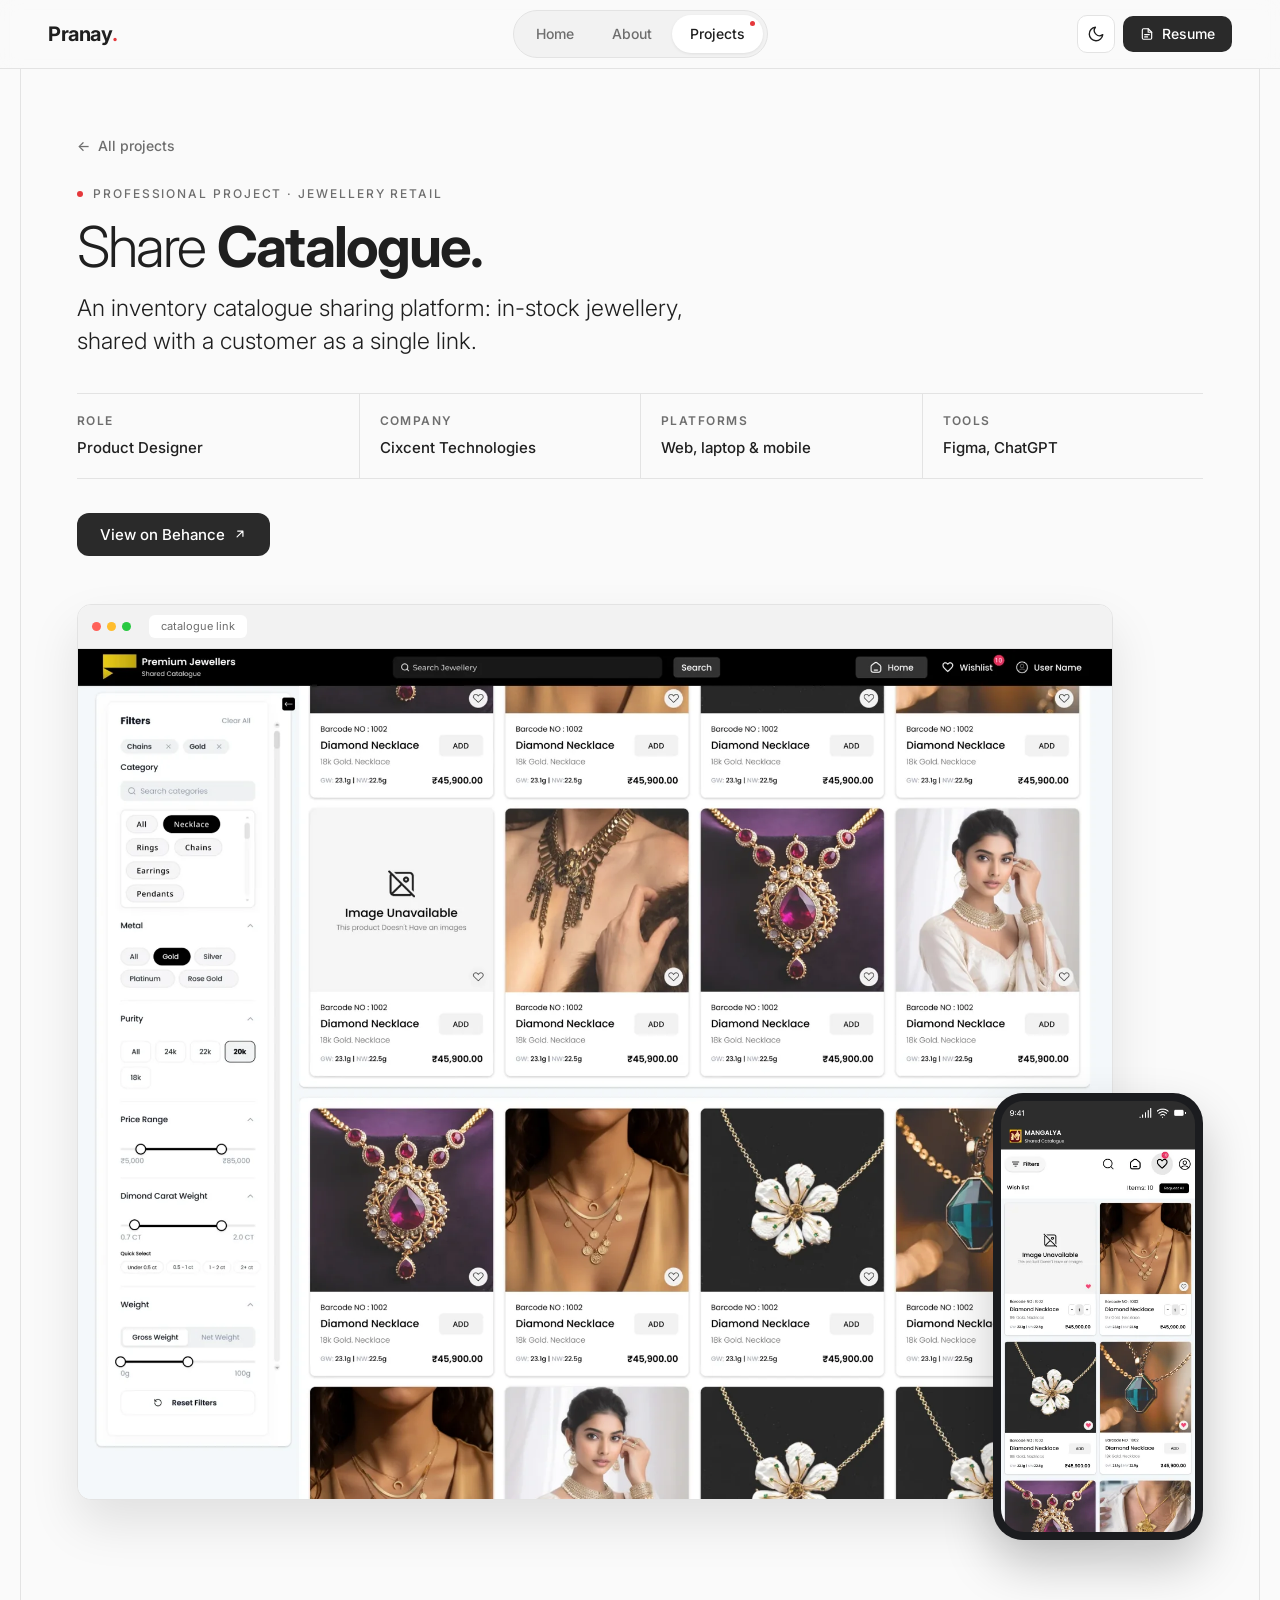
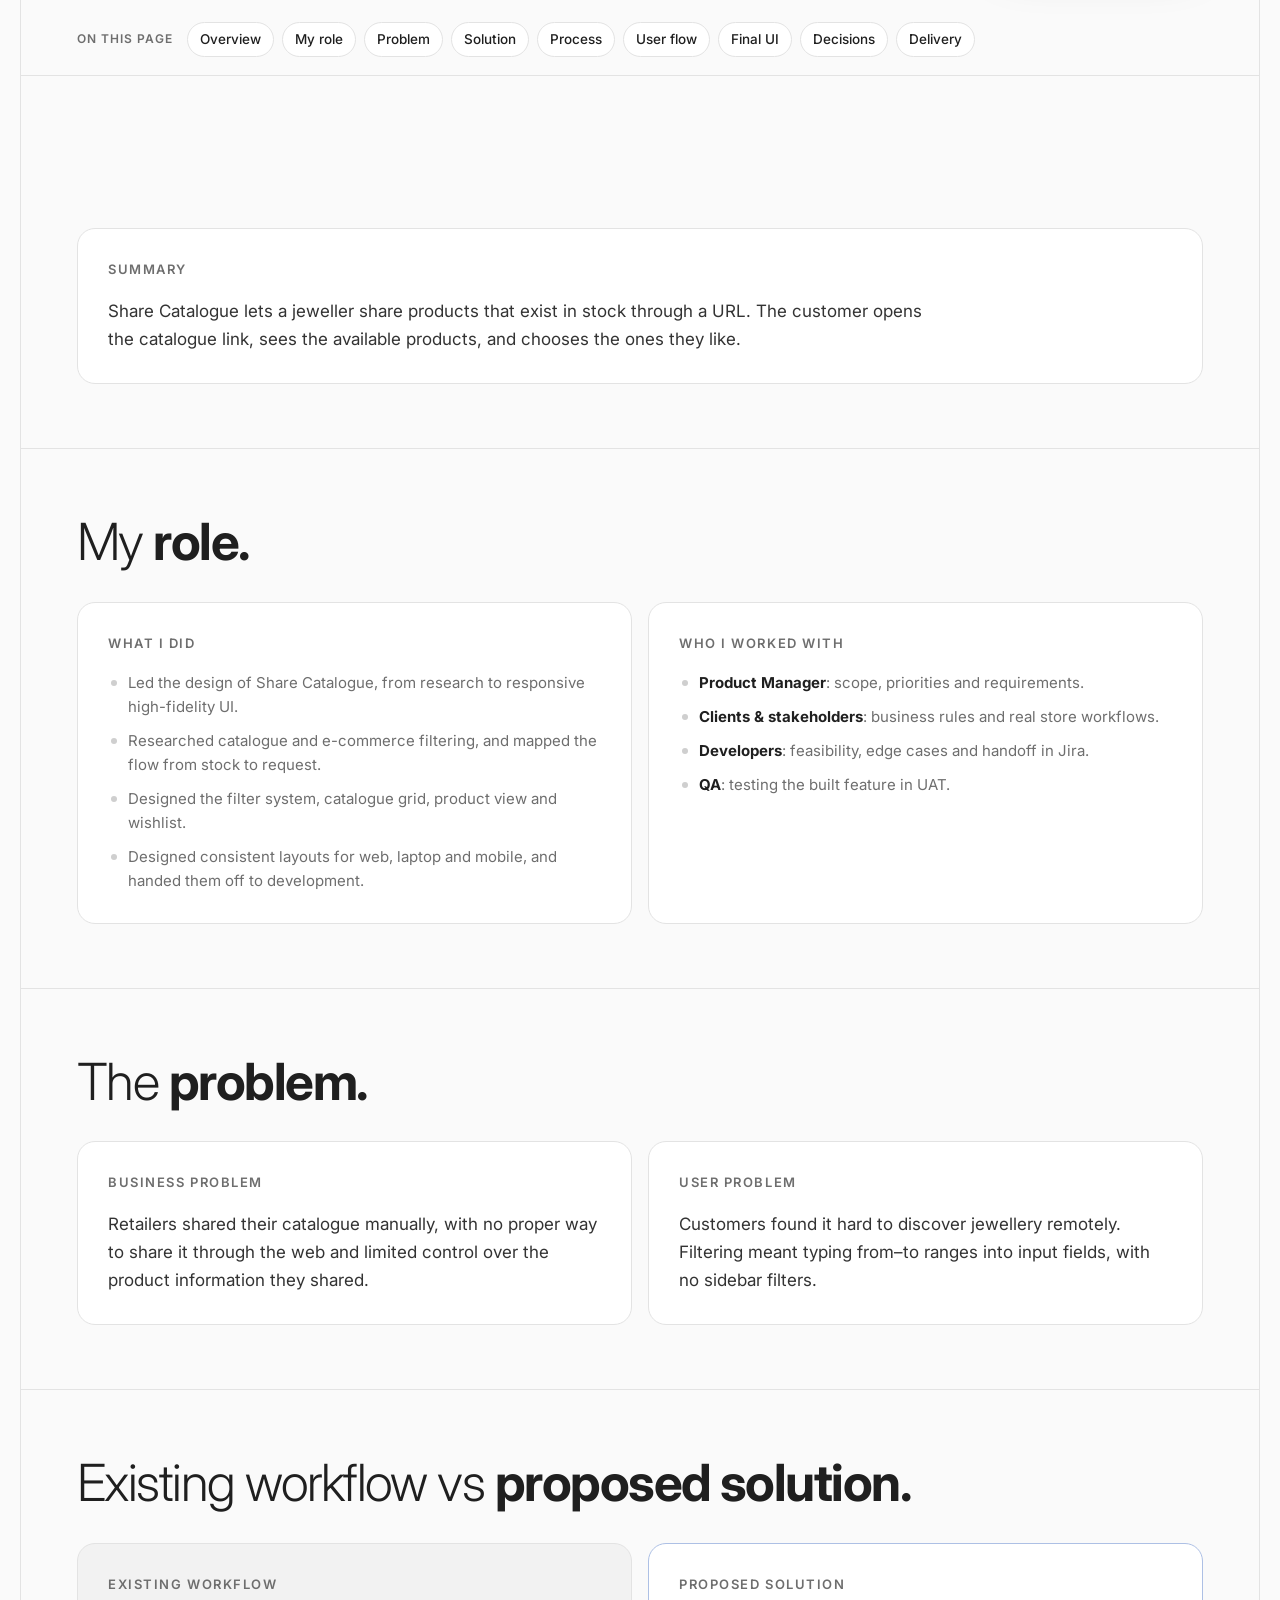
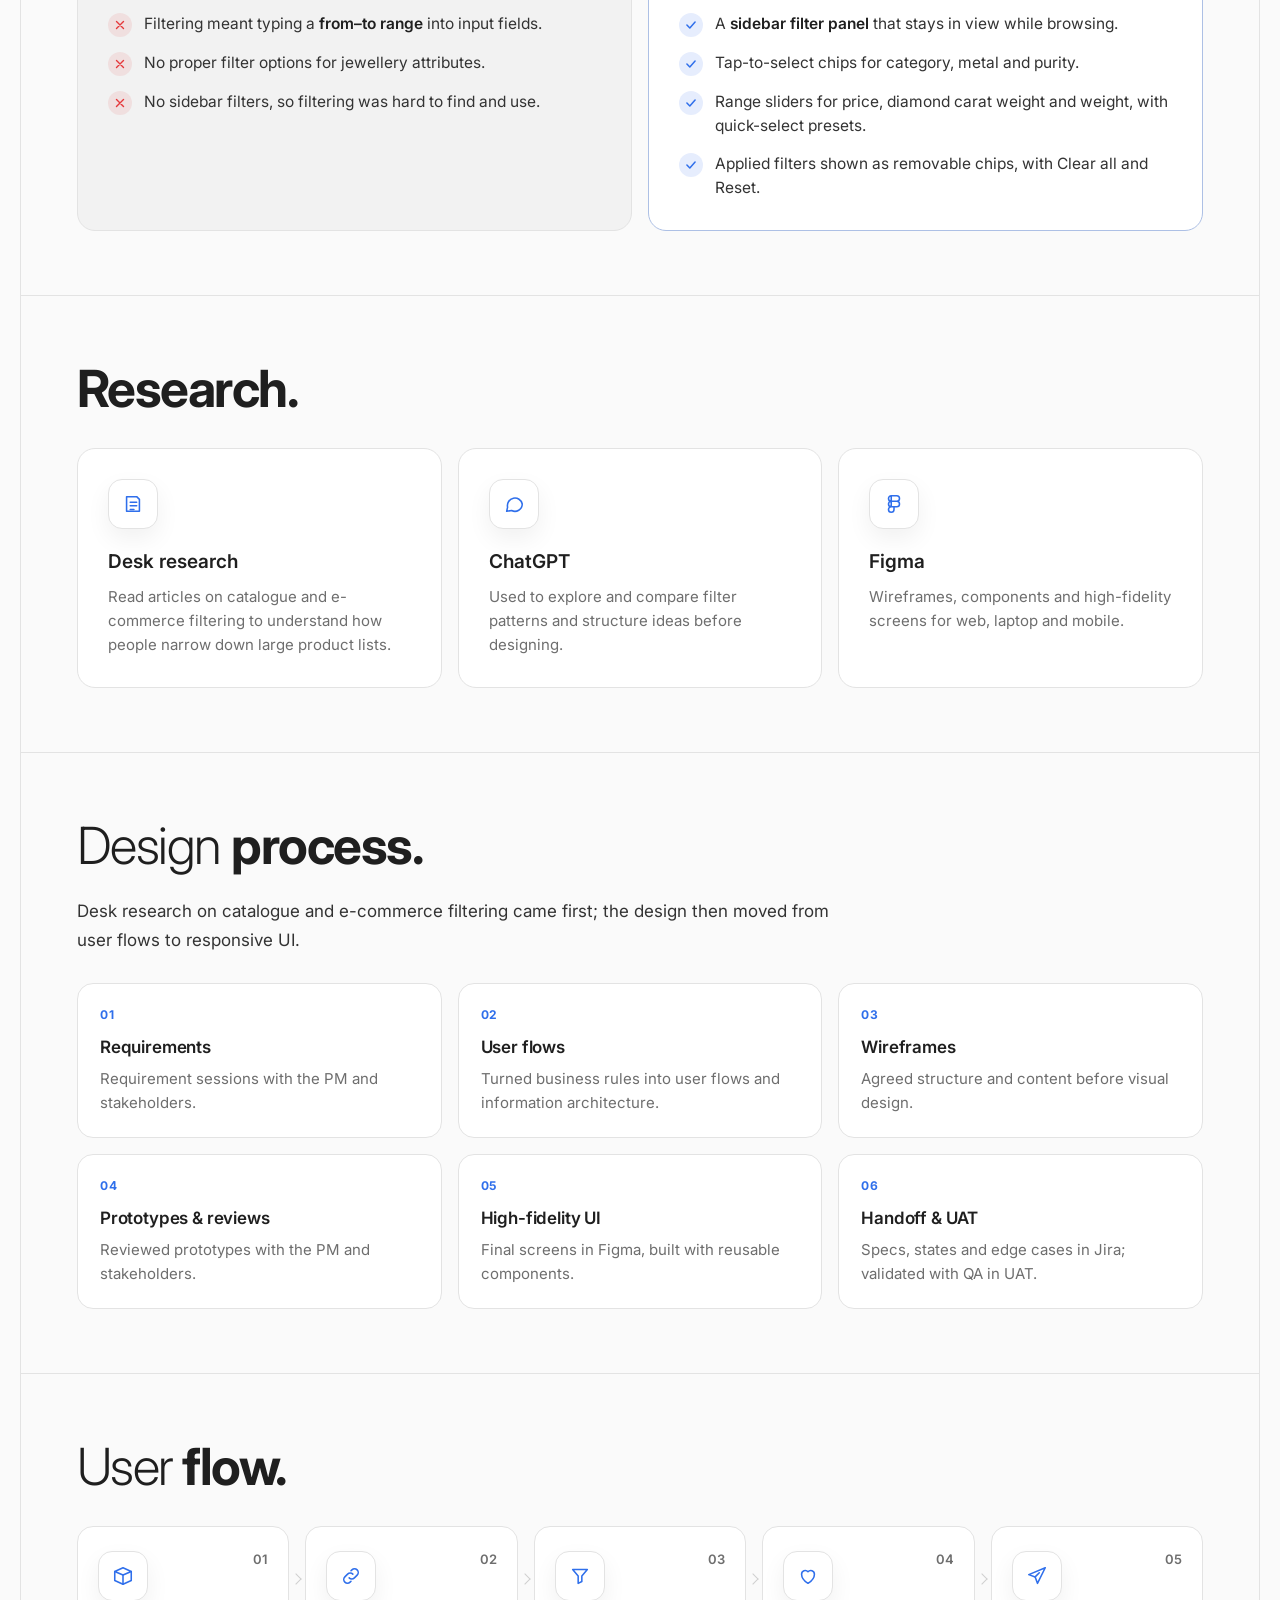
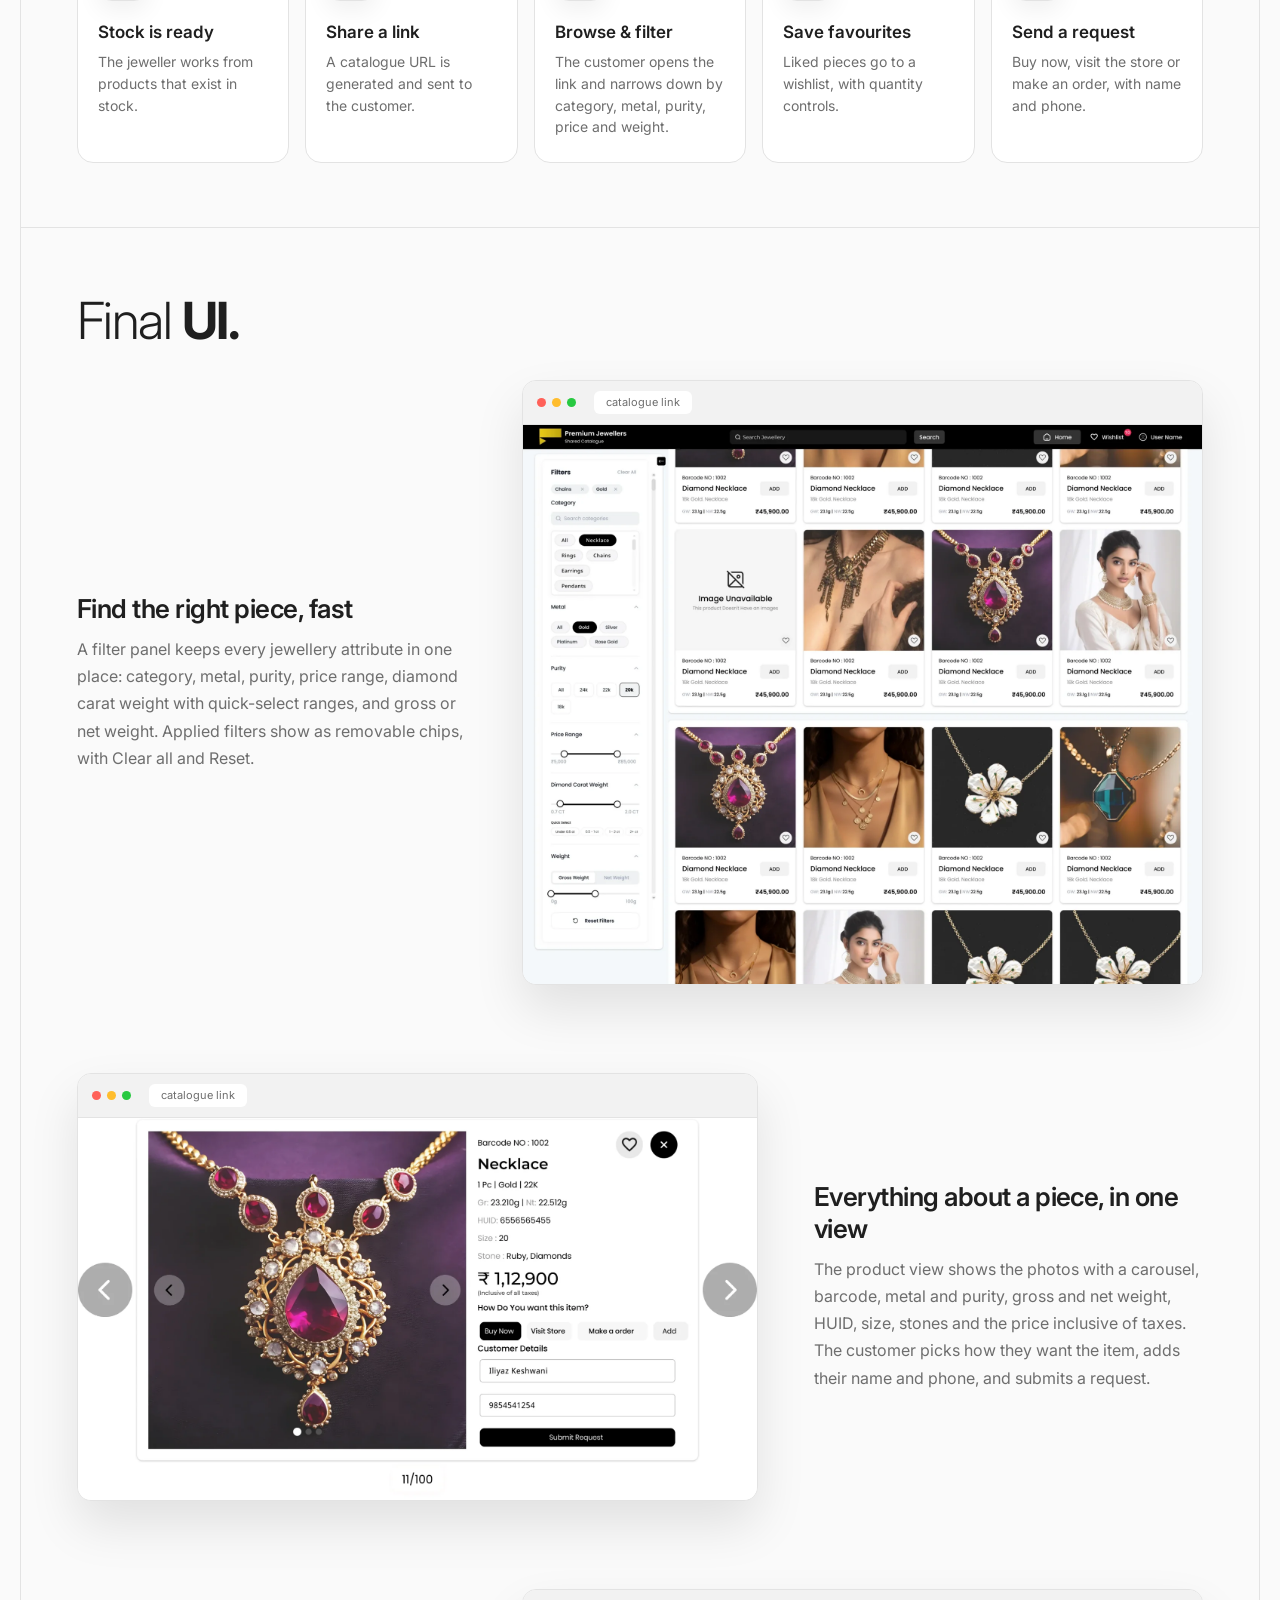
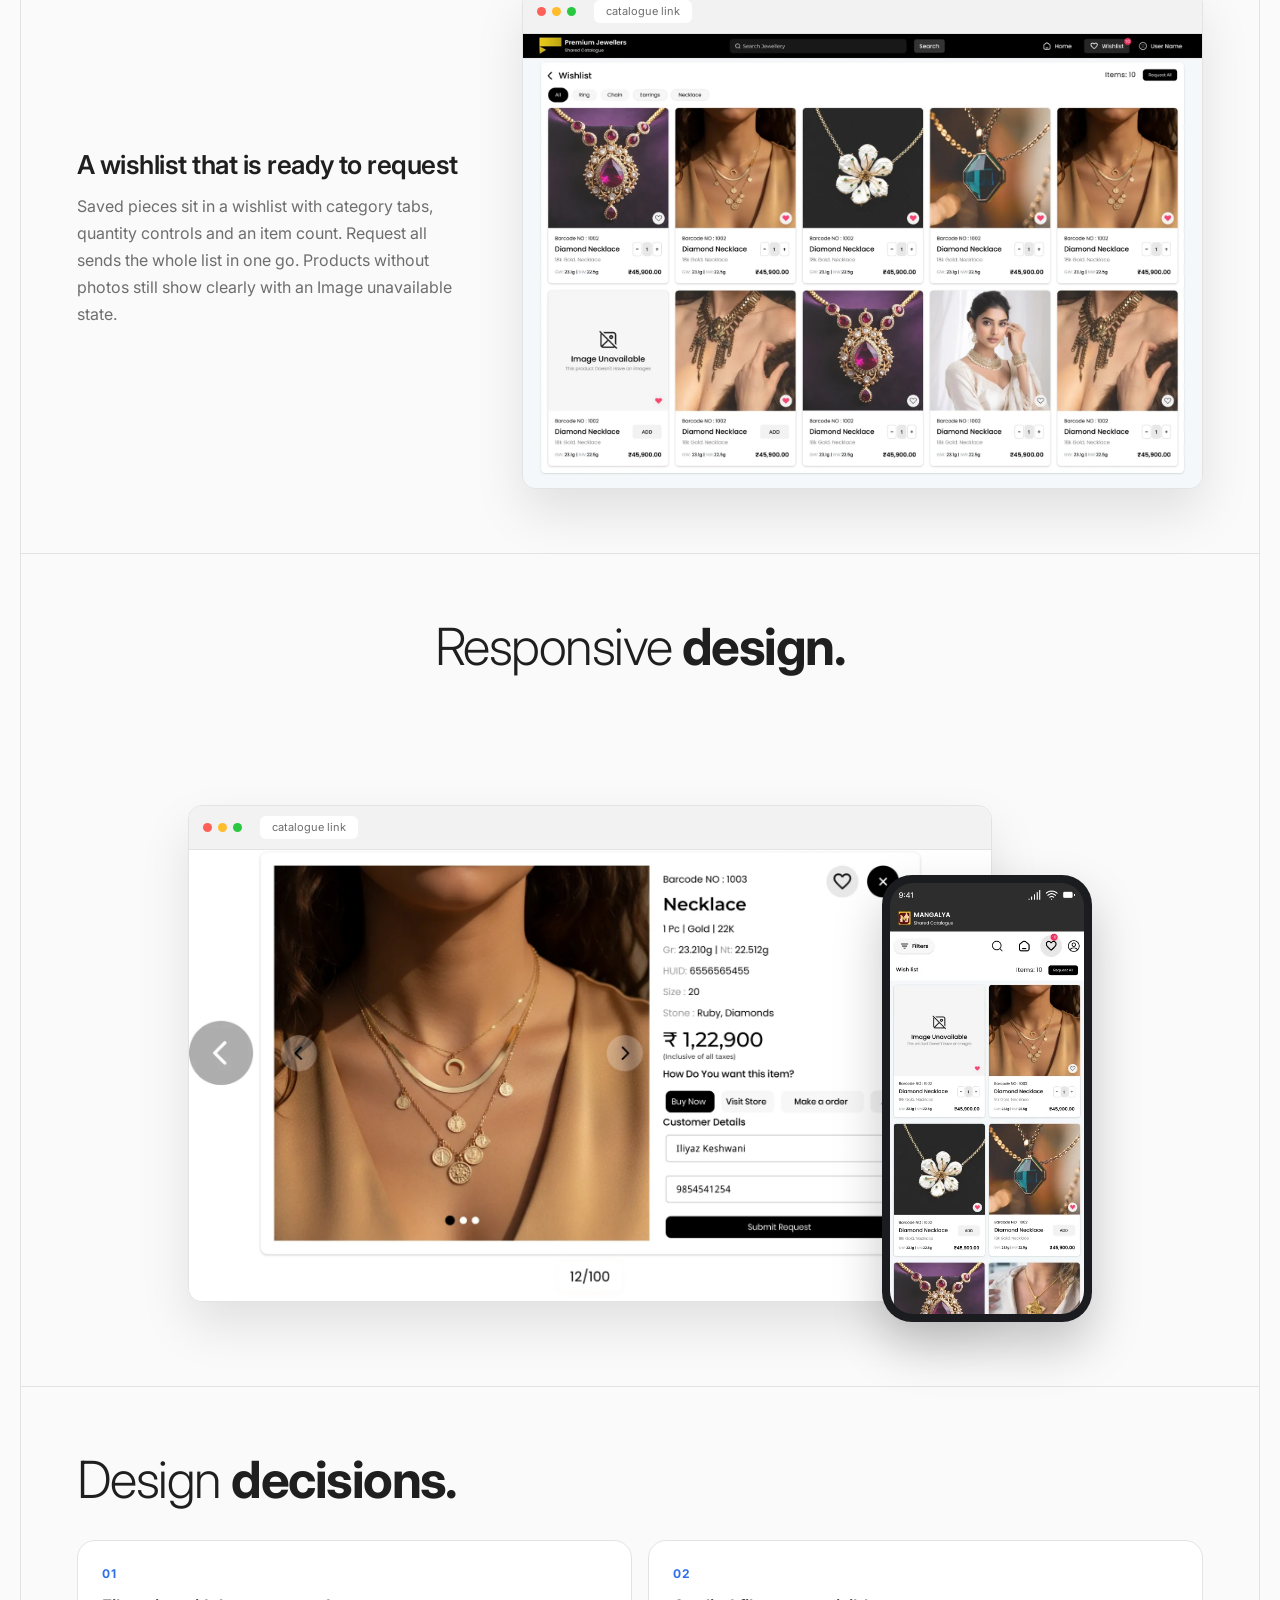
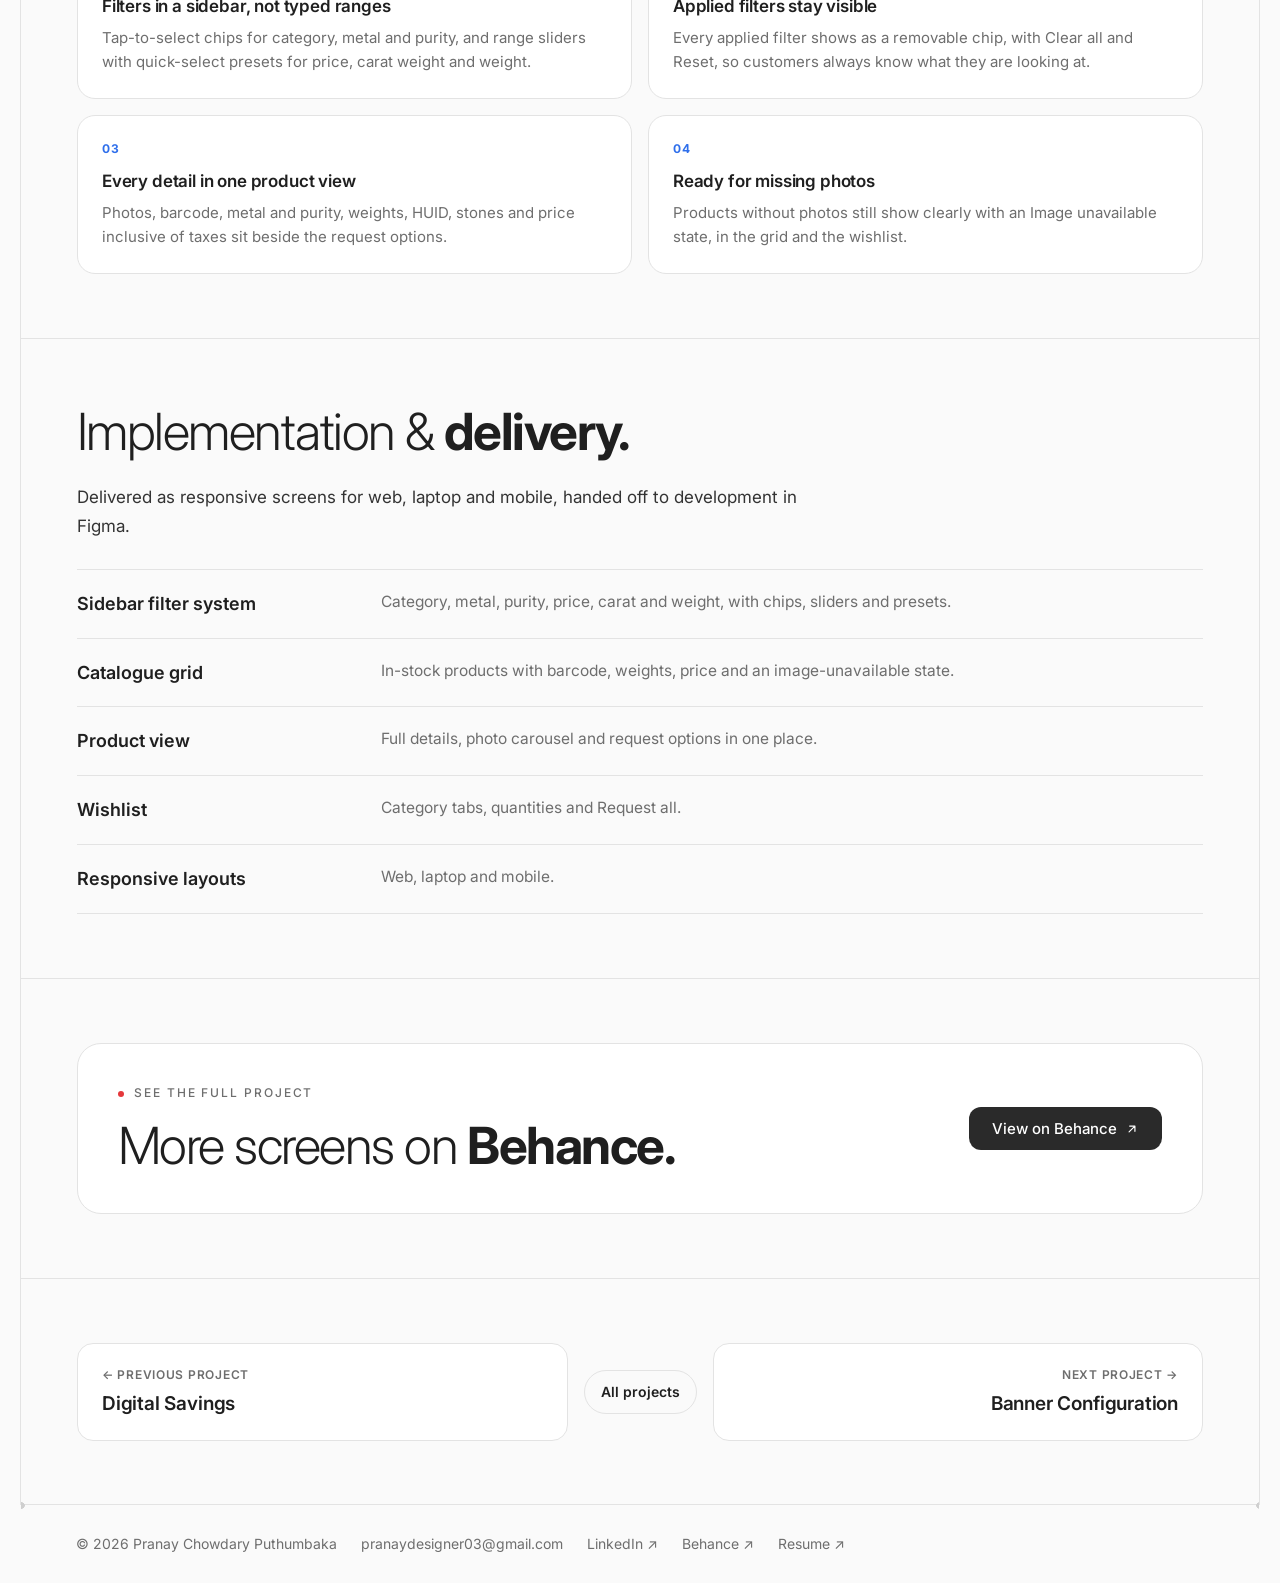
<file: share-catalogue.html>
<!DOCTYPE html>
<html lang="en">
<head>
  <meta charset="UTF-8">
  <meta name="viewport" content="width=device-width, initial-scale=1">
  <title>Share Catalogue · Case study · Pranay Chowdary Puthumbaka</title>
  <meta name="description" content="Share Catalogue: an inventory catalogue sharing platform for jewellery retail, designed by Pranay Chowdary Puthumbaka.">

  <!-- Theme init: runs before paint so there is no light/dark flash -->
  <script>
    (function () {
      var root = document.documentElement;
      var theme = null;
      try { theme = localStorage.getItem('pp-theme'); } catch (e) {}
      if (theme !== 'light' && theme !== 'dark') {
        theme = window.matchMedia && window.matchMedia('(prefers-color-scheme: dark)').matches ? 'dark' : 'light';
      }
      root.setAttribute('data-theme', theme);
      root.classList.add('js');
      var navIn = false; try { if (sessionStorage.getItem('pp-nav')) { navIn = true; sessionStorage.removeItem('pp-nav'); } } catch (e) {} try { if (window.name === 'pp-nav') { navIn = true; window.name = ''; } } catch (e) {} if (navIn) root.classList.add('nav-in', 'welcomed');
    })();
  </script>

  <!-- Font: Inter -->
  <link rel="preconnect" href="https://fonts.googleapis.com">
  <link rel="preconnect" href="https://fonts.gstatic.com" crossorigin>
  <link href="https://fonts.googleapis.com/css2?family=Caveat:wght@500;600&family=Inter:wght@300;400;500;600;700&display=swap" rel="stylesheet">

  <link rel="stylesheet" href="assets/css/styles.css">
</head>
<body>

  <!-- ============ NAVIGATION ============ -->
  <header class="nav">
    <div class="nav__inner">
      <a class="logo" href="index.html" aria-label="Pranay, home">Pranay<span>.</span></a>

      <nav class="nav__links" aria-label="Main">
        <a href="index.html">Home</a>
        <a href="about.html">About</a>
        <a href="projects.html" class="is-active">Projects</a>
      </nav>

      <div class="nav__actions">
        <button class="icon-btn" id="themeBtn" type="button" aria-label="Switch to dark theme">
          <svg class="icon-moon" width="18" height="18" viewBox="0 0 24 24" fill="none" stroke="currentColor" stroke-width="1.8" stroke-linecap="round" stroke-linejoin="round" aria-hidden="true"><path d="M21 12.8A9 9 0 1 1 11.2 3a7 7 0 0 0 9.8 9.8z"/></svg>
          <svg class="icon-sun" width="18" height="18" viewBox="0 0 24 24" fill="none" stroke="currentColor" stroke-width="1.8" stroke-linecap="round" aria-hidden="true"><circle cx="12" cy="12" r="4"/><path d="M12 2v2M12 20v2M4.9 4.9l1.4 1.4M17.7 17.7l1.4 1.4M2 12h2M20 12h2M4.9 19.1l1.4-1.4M17.7 6.3l1.4-1.4"/></svg>
        </button>
        <a class="btn btn--primary btn--sm btn--resume" href="https://drive.google.com/file/d/15YdlNEJKuUJEdSD5GdNVbuTQy5E2yW6C/view?usp=sharing" target="_blank" rel="noopener" aria-label="View or download my resume (opens Google Drive in a new tab)">
          <svg width="14" height="14" viewBox="0 0 24 24" fill="none" stroke="currentColor" stroke-width="2" stroke-linecap="round" stroke-linejoin="round" aria-hidden="true"><path d="M14 3H6a2 2 0 0 0-2 2v14a2 2 0 0 0 2 2h12a2 2 0 0 0 2-2V9z"/><path d="M14 3v6h6M8 13h8M8 17h5"/></svg>
          <span class="btn__label">Resume</span>
        </a>
      </div>
    </div>
  </header>

  <main class="frame cs">
    <!-- ============ HERO ============ -->
    <section class="section cs-hero" aria-labelledby="cs-title">
      <a class="cs-back reveal" href="projects.html"><span aria-hidden="true">←</span> All projects</a>
      <p class="eyebrow reveal" style="--d:.05s">Professional project · Jewellery retail</p>
      <h1 class="section-title section-title--xl reveal" id="cs-title" style="--d:.1s">Share <strong>Catalogue.</strong></h1>
      <p class="cs-hero__line reveal" style="--d:.18s">An inventory catalogue sharing platform: in-stock jewellery, shared with a customer as a single link.</p>
      <dl class="cs-facts reveal" style="--d:.24s">
        <div><dt>Role</dt><dd>Product Designer</dd></div>
        <div><dt>Company</dt><dd>Cixcent Technologies</dd></div>
        <div><dt>Platforms</dt><dd>Web, laptop &amp; mobile</dd></div>
        <div><dt>Tools</dt><dd>Figma, ChatGPT</dd></div>
      </dl>
      <div class="hero__cta cs-hero__cta reveal" style="--d:.27s">
        <a class="btn btn--primary" href="https://www.behance.net/gallery/256248315/Share-Catalogue-Jewellery-Catalogue-Sharing-Platform" target="_blank" rel="noopener">View on Behance <svg width="14" height="14" viewBox="0 0 24 24" fill="none" stroke="currentColor" stroke-width="2" stroke-linecap="round" stroke-linejoin="round" aria-hidden="true"><path d="M7 17 17 7M8 7h9v9"/></svg></a>
      </div>
      <div class="cs-hero__media reveal" style="--d:.3s">
        <div class="browser browser--hero"><div class="browser__bar" aria-hidden="true"><span></span><span></span><span></span><i>catalogue link</i></div><img src="assets/images/projects/share-catalogue/catalogue-filters.webp" width="1800" height="1480" loading="lazy" alt="The shared catalogue on desktop: filters on the left and a grid of in-stock necklaces with prices and weights."></div>
        <div class="phone"><img src="assets/images/projects/share-catalogue/wishlist-mobile.webp" width="360" height="800" loading="lazy" alt="The same catalogue on mobile, showing the wishlist."></div>
      </div>
    </section>
    <nav class="cs-toc" aria-label="Case study sections"><span class="cs-toc__label">On this page</span><ol><li><a href="#overview-title">Overview</a></li><li><a href="#role-title">My role</a></li><li><a href="#problem-title">Problem</a></li><li><a href="#workflow-title">Solution</a></li><li><a href="#process-title">Process</a></li><li><a href="#flow-title">User flow</a></li><li><a href="#screens-title">Final UI</a></li><li><a href="#decisions-title">Decisions</a></li><li><a href="#output-title">Delivery</a></li></ol></nav>


    <!-- ============ OVERVIEW ============ -->
    <section class="section" aria-labelledby="overview-title">
      <div class="a-head"><h2 class="section-title a-title" id="overview-title">Project <strong>overview.</strong></h2></div>
      <div class="cs-card cs-card--wide"><h3 class="subhead">Summary</h3>
          <p>Share Catalogue lets a jeweller share products that exist in stock through a URL. The customer opens the catalogue link, sees the available products, and chooses the ones they like.</p>
        </div>
    </section>
    <section class="section" aria-labelledby="role-title">
      <div class="a-head"><h2 class="section-title a-title" id="role-title">My <strong>role.</strong></h2></div>
      <div class="cs-split">
        <div class="cs-card"><h3 class="subhead">What I did</h3><ul class="xp__list"><li>Led the design of Share Catalogue, from research to responsive high-fidelity UI.</li><li>Researched catalogue and e-commerce filtering, and mapped the flow from stock to request.</li><li>Designed the filter system, catalogue grid, product view and wishlist.</li><li>Designed consistent layouts for web, laptop and mobile, and handed them off to development.</li></ul></div>
        <div class="cs-card"><h3 class="subhead">Who I worked with</h3><ul class="xp__list"><li><strong>Product Manager</strong>: scope, priorities and requirements.</li><li><strong>Clients &amp; stakeholders</strong>: business rules and real store workflows.</li><li><strong>Developers</strong>: feasibility, edge cases and handoff in Jira.</li><li><strong>QA</strong>: testing the built feature in UAT.</li></ul></div>
      </div>
    </section>


    <!-- ============ PROBLEM ============ -->
    <section class="section" aria-labelledby="problem-title">
      <div class="a-head"><h2 class="section-title a-title" id="problem-title">The <strong>problem.</strong></h2></div>
      <div class="cs-split">
        <div class="cs-card"><h3 class="subhead">Business problem</h3><p>Retailers shared their catalogue manually, with no proper way to share it through the web and limited control over the product information they shared.</p></div>
        <div class="cs-card"><h3 class="subhead">User problem</h3><p>Customers found it hard to discover jewellery remotely. Filtering meant typing from–to ranges into input fields, with no sidebar filters.</p></div>
      </div>
    </section>

    <section class="section" aria-labelledby="workflow-title">
      <div class="a-head"><h2 class="section-title a-title" id="workflow-title">Existing workflow vs <strong>proposed solution.</strong></h2></div>
      <div class="cs-compare">
        <div class="cs-card cs-compare__col cs-compare__col--before"><h3 class="subhead">Existing workflow</h3><ul class="cs-checks"><li><span class="cs-mark"><svg width="14" height="14" viewBox="0 0 24 24" fill="none" stroke="currentColor" stroke-width="2.4" stroke-linecap="round" aria-hidden="true"><path d="M6 6l12 12M18 6 6 18"/></svg></span><span>Filtering meant typing a <strong>from–to range</strong> into input fields.</span></li><li><span class="cs-mark"><svg width="14" height="14" viewBox="0 0 24 24" fill="none" stroke="currentColor" stroke-width="2.4" stroke-linecap="round" aria-hidden="true"><path d="M6 6l12 12M18 6 6 18"/></svg></span><span>No proper filter options for jewellery attributes.</span></li><li><span class="cs-mark"><svg width="14" height="14" viewBox="0 0 24 24" fill="none" stroke="currentColor" stroke-width="2.4" stroke-linecap="round" aria-hidden="true"><path d="M6 6l12 12M18 6 6 18"/></svg></span><span>No sidebar filters, so filtering was hard to find and use.</span></li></ul></div>
        <div class="cs-card cs-compare__col cs-compare__col--after"><h3 class="subhead">Proposed solution</h3><ul class="cs-checks"><li><span class="cs-mark"><svg width="14" height="14" viewBox="0 0 24 24" fill="none" stroke="currentColor" stroke-width="2.6" stroke-linecap="round" stroke-linejoin="round" aria-hidden="true"><path d="m5 12 5 5 9-10"/></svg></span><span>A <strong>sidebar filter panel</strong> that stays in view while browsing.</span></li><li><span class="cs-mark"><svg width="14" height="14" viewBox="0 0 24 24" fill="none" stroke="currentColor" stroke-width="2.6" stroke-linecap="round" stroke-linejoin="round" aria-hidden="true"><path d="m5 12 5 5 9-10"/></svg></span><span>Tap-to-select chips for category, metal and purity.</span></li><li><span class="cs-mark"><svg width="14" height="14" viewBox="0 0 24 24" fill="none" stroke="currentColor" stroke-width="2.6" stroke-linecap="round" stroke-linejoin="round" aria-hidden="true"><path d="m5 12 5 5 9-10"/></svg></span><span>Range sliders for price, diamond carat weight and weight, with quick-select presets.</span></li><li><span class="cs-mark"><svg width="14" height="14" viewBox="0 0 24 24" fill="none" stroke="currentColor" stroke-width="2.6" stroke-linecap="round" stroke-linejoin="round" aria-hidden="true"><path d="m5 12 5 5 9-10"/></svg></span><span>Applied filters shown as removable chips, with Clear all and Reset.</span></li></ul></div>
      </div>
    </section>

    <!-- ============ RESEARCH ============ -->
    <section class="section" aria-labelledby="research-title">
      <div class="a-head"><h2 class="section-title a-title" id="research-title"><strong>Research.</strong></h2></div>
      <div class="cs-research-grid"><div class="cs-card cs-research"><span class="icon-tile icon-tile--sm" aria-hidden="true"><svg width="22" height="22" viewBox="0 0 24 24" fill="none" stroke="currentColor" stroke-width="1.7" stroke-linecap="round" stroke-linejoin="round"><path d="M5 4h11l3 3v13H5z"/><path d="M9 10h7M9 14h7M9 18h4"/></svg></span><h3>Desk research</h3><p>Read articles on catalogue and e-commerce filtering to understand how people narrow down large product lists.</p></div><div class="cs-card cs-research"><span class="icon-tile icon-tile--sm" aria-hidden="true"><svg width="22" height="22" viewBox="0 0 24 24" fill="none" stroke="currentColor" stroke-width="1.7" stroke-linecap="round" stroke-linejoin="round"><path d="M21 12a8 8 0 0 1-11.6 7.1L4 20l1-4.6A8 8 0 1 1 21 12z"/></svg></span><h3>ChatGPT</h3><p>Used to explore and compare filter patterns and structure ideas before designing.</p></div><div class="cs-card cs-research"><span class="icon-tile icon-tile--sm" aria-hidden="true"><svg width="22" height="22" viewBox="0 0 24 24" fill="none" stroke="currentColor" stroke-width="1.7" stroke-linecap="round" stroke-linejoin="round"><path d="M9 3h6a3 3 0 0 1 0 6H9zM9 9h6a3 3 0 1 1 0 6H9zM9 3a3 3 0 0 0 0 6M9 9a3 3 0 0 0 0 6M9 15a3 3 0 1 0 3 3v-3"/></svg></span><h3>Figma</h3><p>Wireframes, components and high-fidelity screens for web, laptop and mobile.</p></div></div>
    </section>

    <!-- ============ FLOW ============ -->
    <section class="section" aria-labelledby="process-title">
      <div class="a-head"><h2 class="section-title a-title" id="process-title">Design <strong>process.</strong></h2></div>
      <p class="cs-lead">Desk research on catalogue and e-commerce filtering came first; the design then moved from user flows to responsive UI.</p>
      <ol class="cs-proc"><li class="cs-proc__item"><span class="cs-proc__num">01</span><h3>Requirements</h3><p>Requirement sessions with the PM and stakeholders.</p></li><li class="cs-proc__item"><span class="cs-proc__num">02</span><h3>User flows</h3><p>Turned business rules into user flows and information architecture.</p></li><li class="cs-proc__item"><span class="cs-proc__num">03</span><h3>Wireframes</h3><p>Agreed structure and content before visual design.</p></li><li class="cs-proc__item"><span class="cs-proc__num">04</span><h3>Prototypes &amp; reviews</h3><p>Reviewed prototypes with the PM and stakeholders.</p></li><li class="cs-proc__item"><span class="cs-proc__num">05</span><h3>High-fidelity UI</h3><p>Final screens in Figma, built with reusable components.</p></li><li class="cs-proc__item"><span class="cs-proc__num">06</span><h3>Handoff &amp; UAT</h3><p>Specs, states and edge cases in Jira; validated with QA in UAT.</p></li></ol>
    </section>

    <section class="section" aria-labelledby="flow-title">
      <div class="a-head"><h2 class="section-title a-title" id="flow-title">User <strong>flow.</strong></h2></div>
      <ol class="cs-steps"><li class="cs-step"><span class="icon-tile icon-tile--sm" aria-hidden="true"><svg width="22" height="22" viewBox="0 0 24 24" fill="none" stroke="currentColor" stroke-width="1.7" stroke-linecap="round" stroke-linejoin="round"><path d="M3 7l9-4 9 4-9 4z"/><path d="M3 7v10l9 4 9-4V7"/><path d="M12 11v10"/></svg></span><span class="cs-step__num">01</span><h3>Stock is ready</h3><p>The jeweller works from products that exist in stock.</p></li><li class="cs-step"><span class="icon-tile icon-tile--sm" aria-hidden="true"><svg width="22" height="22" viewBox="0 0 24 24" fill="none" stroke="currentColor" stroke-width="1.7" stroke-linecap="round" stroke-linejoin="round"><path d="M10 14a4 4 0 0 0 5.7 0l3-3a4 4 0 0 0-5.7-5.7l-1 1"/><path d="M14 10a4 4 0 0 0-5.7 0l-3 3a4 4 0 0 0 5.7 5.7l1-1"/></svg></span><span class="cs-step__num">02</span><h3>Share a link</h3><p>A catalogue URL is generated and sent to the customer.</p></li><li class="cs-step"><span class="icon-tile icon-tile--sm" aria-hidden="true"><svg width="22" height="22" viewBox="0 0 24 24" fill="none" stroke="currentColor" stroke-width="1.7" stroke-linecap="round" stroke-linejoin="round"><path d="M4 5h16l-6 7v6l-4 2v-8z"/></svg></span><span class="cs-step__num">03</span><h3>Browse &amp; filter</h3><p>The customer opens the link and narrows down by category, metal, purity, price and weight.</p></li><li class="cs-step"><span class="icon-tile icon-tile--sm" aria-hidden="true"><svg width="22" height="22" viewBox="0 0 24 24" fill="none" stroke="currentColor" stroke-width="1.7" stroke-linecap="round" stroke-linejoin="round"><path d="M12 20s-7-4.4-7-10a4 4 0 0 1 7-2.6A4 4 0 0 1 19 10c0 5.6-7 10-7 10z"/></svg></span><span class="cs-step__num">04</span><h3>Save favourites</h3><p>Liked pieces go to a wishlist, with quantity controls.</p></li><li class="cs-step"><span class="icon-tile icon-tile--sm" aria-hidden="true"><svg width="22" height="22" viewBox="0 0 24 24" fill="none" stroke="currentColor" stroke-width="1.7" stroke-linecap="round" stroke-linejoin="round"><path d="M21 3 3 10.5l7 2.5 2.5 7z"/><path d="m10 13 4.5-4.5"/></svg></span><span class="cs-step__num">05</span><h3>Send a request</h3><p>Buy now, visit the store or make an order, with name and phone.</p></li></ol>
    </section>

    <!-- ============ KEY SCREENS ============ -->
    <section class="section" aria-labelledby="screens-title">
      <div class="a-head"><h2 class="section-title a-title" id="screens-title">Final <strong>UI.</strong></h2></div>
      <div class="cs-features">
        <article class="cs-feature">
          <div class="cs-feature__text"><h3>Find the right piece, fast</h3><p>A filter panel keeps every jewellery attribute in one place: category, metal, purity, price range, diamond carat weight with quick-select ranges, and gross or net weight. Applied filters show as removable chips, with Clear all and Reset.</p></div>
          <div class="cs-feature__media"><div class="browser"><div class="browser__bar" aria-hidden="true"><span></span><span></span><span></span><i>catalogue link</i></div><img src="assets/images/projects/share-catalogue/catalogue-filters.webp" width="1800" height="1480" loading="lazy" alt="Catalogue with the filter panel open: Necklace and Gold selected, purity, price, carat and weight sliders."></div></div>
        </article>
        <article class="cs-feature cs-feature--flip">
          <div class="cs-feature__text"><h3>Everything about a piece, in one view</h3><p>The product view shows the photos with a carousel, barcode, metal and purity, gross and net weight, HUID, size, stones and the price inclusive of taxes. The customer picks how they want the item, adds their name and phone, and submits a request.</p></div>
          <div class="cs-feature__media"><div class="browser"><div class="browser__bar" aria-hidden="true"><span></span><span></span><span></span><i>catalogue link</i></div><img src="assets/images/projects/share-catalogue/product-detail-2.webp" width="1800" height="1013" loading="lazy" alt="Product detail: ruby necklace with barcode, 22K gold, weights, HUID, price and request options."></div></div>
        </article>
        <article class="cs-feature">
          <div class="cs-feature__text"><h3>A wishlist that is ready to request</h3><p>Saved pieces sit in a wishlist with category tabs, quantity controls and an item count. Request all sends the whole list in one go. Products without photos still show clearly with an Image unavailable state.</p></div>
          <div class="cs-feature__media"><div class="browser"><div class="browser__bar" aria-hidden="true"><span></span><span></span><span></span><i>catalogue link</i></div><img src="assets/images/projects/share-catalogue/wishlist-web.webp" width="1800" height="1205" loading="lazy" alt="Wishlist on desktop with category tabs, quantity steppers, Request All and an image-unavailable card."></div></div>
        </article>
      </div>
    </section>

    <!-- ============ RESPONSIVE ============ -->
    <section class="section cs-center" aria-labelledby="devices-title">
      <h2 class="section-title a-title" id="devices-title">Responsive <strong>design.</strong></h2>
      <p class="a-lead">Customers open the link on whatever they have. The catalogue, product view and wishlist are designed for web, laptop and mobile.</p>
      <div class="cs-devices">
        <div class="browser browser--device"><div class="browser__bar" aria-hidden="true"><span></span><span></span><span></span><i>catalogue link</i></div><img src="assets/images/projects/share-catalogue/product-detail-1.webp" width="1800" height="1013" loading="lazy" alt="Product detail on desktop: layered gold coin necklace with request options."></div>
        <div class="phone"><img src="assets/images/projects/share-catalogue/wishlist-mobile.webp" width="360" height="800" loading="lazy" alt="Wishlist on mobile with filters, search and Request All."></div>
      </div>
    </section>

    <!-- ============ DELIVERED ============ -->
    <section class="section" aria-labelledby="decisions-title">
      <div class="a-head"><h2 class="section-title a-title" id="decisions-title">Design <strong>decisions.</strong></h2></div>
      <div class="cs-decs"><div class="cs-card cs-dec"><span class="cs-dec__num">01</span><h3>Filters in a sidebar, not typed ranges</h3><p>Tap-to-select chips for category, metal and purity, and range sliders with quick-select presets for price, carat weight and weight.</p></div><div class="cs-card cs-dec"><span class="cs-dec__num">02</span><h3>Applied filters stay visible</h3><p>Every applied filter shows as a removable chip, with Clear all and Reset, so customers always know what they are looking at.</p></div><div class="cs-card cs-dec"><span class="cs-dec__num">03</span><h3>Every detail in one product view</h3><p>Photos, barcode, metal and purity, weights, HUID, stones and price inclusive of taxes sit beside the request options.</p></div><div class="cs-card cs-dec"><span class="cs-dec__num">04</span><h3>Ready for missing photos</h3><p>Products without photos still show clearly with an Image unavailable state, in the grid and the wishlist.</p></div></div>
    </section>

    <section class="section" aria-labelledby="output-title">
      <div class="a-head"><h2 class="section-title a-title" id="output-title">Implementation &amp; <strong>delivery.</strong></h2></div>
      <p class="cs-lead">Delivered as responsive screens for web, laptop and mobile, handed off to development in Figma.</p>
      <ul class="cs-delivered">
        <li><strong>Sidebar filter system</strong><span>Category, metal, purity, price, carat and weight, with chips, sliders and presets.</span></li>
        <li><strong>Catalogue grid</strong><span>In-stock products with barcode, weights, price and an image-unavailable state.</span></li>
        <li><strong>Product view</strong><span>Full details, photo carousel and request options in one place.</span></li>
        <li><strong>Wishlist</strong><span>Category tabs, quantities and Request all.</span></li>
        <li><strong>Responsive layouts</strong><span>Web, laptop and mobile.</span></li>
      </ul>
    </section>

    <!-- ============ NEXT ============ -->
    <section class="section cs-next" aria-label="More">
      <div class="cs-next__card">
        <div>
          <p class="eyebrow">See the full project</p>
          <h2 class="section-title a-title">More screens on <strong>Behance.</strong></h2>
        </div>
        <div class="hero__cta">
          <a class="btn btn--primary" href="https://www.behance.net/gallery/256248315/Share-Catalogue-Jewellery-Catalogue-Sharing-Platform" target="_blank" rel="noopener">View on Behance <svg width="14" height="14" viewBox="0 0 24 24" fill="none" stroke="currentColor" stroke-width="2" stroke-linecap="round" stroke-linejoin="round" aria-hidden="true"><path d="M7 17 17 7M8 7h9v9"/></svg></a>
        </div>
      </div>
    </section>
    <nav class="section pn" aria-label="More projects">
      <a class="pn__cell pn__cell--prev" href="digital-savings.html"><span class="pn__label">← Previous project </span><span class="pn__name">Digital Savings</span></a>
      <a class="pn__all" href="projects.html">All projects</a>
      <a class="pn__cell pn__cell--next" href="banner-configuration.html"><span class="pn__label"> Next project →</span><span class="pn__name">Banner Configuration</span></a>
    </nav>
  </main>

  <footer class="footer">
    <div class="footer__inner">
      <span>© 2026 Pranay Chowdary Puthumbaka</span>
      <a href="mailto:pranaydesigner03@gmail.com">pranaydesigner03@gmail.com</a>
      <a href="https://www.linkedin.com/in/pranay-chowdary-puthumbaka-728284301/" target="_blank" rel="noopener">LinkedIn ↗</a>
      <a href="https://www.behance.net/pranayputhumb" target="_blank" rel="noopener">Behance ↗</a>
      <a href="https://drive.google.com/file/d/15YdlNEJKuUJEdSD5GdNVbuTQy5E2yW6C/view?usp=sharing" target="_blank" rel="noopener">Resume ↗</a>
    </div>
  </footer>

  <script src="assets/js/main.js"></script>
</body>
</html>
</file>
<file: assets/css/styles.css>
/* =========================================================
   Pranay Chowdary Puthumbaka — Portfolio styles
   1. Tokens  2. Base  3. Buttons  4. Nav  5. Frame + Hero
   6. Chips + Hand  7. Footer  8. Welcome  9. Intro
   10. Reveal  11. Responsive  12. Reduced motion
   ========================================================= */

/* ---------- 1. Design tokens ---------- */
:root {
  --bg: #FAFAFA;
  --surface: #F2F2F2;
  --surface-2: #FFFFFF;
  --text: #333333;
  --text-strong: #1F1F1F;
  --muted: #6E6E6E;
  --line: #E3E3E3;
  --line-dot: #CFCFCF;
  --pill: #F0F0F0;
  --pill-border: #D9D9D9;
  --btn: #2A2A2A;
  --btn-text: #FFFFFF;
  --accent: #E5383B;
  /* Trial: handwritten notes + values highlight in blue.
     To go back to red, set both to var(--accent). */
  --note: #2F6FEB;
  --hold: #2F6FEB;


  --maxw: 1240px;
  --radius: 12px;
  --ease: cubic-bezier(.2, .7, .2, 1);
  --font: "Inter", "Segoe UI", system-ui, -apple-system, sans-serif;
  --nav-h: 68px;
}

[data-theme="dark"] {
  --bg: #111111;
  --surface: #1A1A1A;
  --surface-2: #1E1E1E;
  --text: #E6E6E6;
  --text-strong: #F5F5F5;
  --muted: #9A9A9A;
  --line: #262626;
  --line-dot: #3A3A3A;
  --pill: #1C1C1C;
  --pill-border: #333333;
  --btn: #F2F2F2;
  --btn-text: #141414;
  --accent: #FF5A5F;
  --note: #6E9BFF;
  --hold: #6E9BFF;
}

/* ---------- 2. Base ---------- */
*, *::before, *::after { box-sizing: border-box; }
html { -webkit-text-size-adjust: 100%; }
body {
  margin: 0;
  font-family: var(--font);
  background: var(--bg);
  color: var(--text);
  line-height: 1.55;
  -webkit-font-smoothing: antialiased;
  transition: background-color .3s var(--ease), color .3s var(--ease), opacity .4s var(--ease);
}
a { color: inherit; text-decoration: none; }
ul { list-style: none; margin: 0; padding: 0; }
strong { color: var(--text-strong); font-weight: 700; }
:focus-visible { outline: 2px solid var(--accent); outline-offset: 3px; border-radius: 6px; }
body.is-locked { overflow: hidden; }

/* ---------- 3. Buttons ---------- */
.btn {
  display: inline-flex; align-items: center; gap: 8px;
  padding: 13px 22px;
  border-radius: var(--radius);
  font: 500 15px/1 var(--font);
  border: 1px solid transparent;
  cursor: pointer;
  transition: transform .25s var(--ease), box-shadow .25s var(--ease), background-color .25s;
}
.btn:hover { transform: translateY(-2px); box-shadow: 0 8px 20px rgba(0,0,0,.12); }
.btn--primary { background: var(--btn); color: var(--btn-text); }
.btn--outline { background: var(--surface-2); color: var(--text-strong); border-color: var(--line); }
.btn--sm { padding: 10px 16px; font-size: 14px; border-radius: 10px; }

.icon-btn {
  width: 38px; height: 38px;
  display: inline-grid; place-items: center;
  background: var(--surface-2); color: var(--text-strong);
  border: 1px solid var(--line); border-radius: 10px;
  cursor: pointer;
  transition: transform .25s var(--ease), border-color .25s;
}
.icon-btn:hover { transform: translateY(-1px); border-color: var(--pill-border); }

/* Theme icon: moon in light, sun in dark */
.icon-sun { display: none; }
[data-theme="dark"] .icon-sun { display: block; }
[data-theme="dark"] .icon-moon { display: none; }

/* Sound icon: wave dims when sound is off */
.sound-wave { transition: opacity .25s; }
[aria-pressed="false"] .sound-wave { opacity: .15; }

/* ---------- 4. Navigation ---------- */
.nav {
  position: sticky; top: 0; z-index: 20;
  background: color-mix(in srgb, var(--bg) 85%, transparent);
  -webkit-backdrop-filter: blur(10px);
  backdrop-filter: blur(10px);
  border-bottom: 1px solid var(--line);
}
.nav__inner {
  max-width: var(--maxw); margin: 0 auto;
  min-height: var(--nav-h);
  padding: 0 28px;
  display: grid; grid-template-columns: 1fr auto 1fr; align-items: center; gap: 16px;
}
.logo { font-weight: 700; font-size: 20px; color: var(--text-strong); letter-spacing: -.02em; justify-self: start; }
.logo span { color: var(--accent); }

.nav__links {
  display: flex; gap: 2px; padding: 4px;
  background: var(--surface); border: 1px solid var(--line); border-radius: 999px;
}
.nav__links a {
  position: relative;
  padding: 8px 18px; border-radius: 999px;
  font-size: 14px; font-weight: 500; color: var(--muted);
  transition: color .2s, background-color .2s;
}
.nav__links a:hover { color: var(--text-strong); }
.nav__links a.is-active {
  background: var(--surface-2); color: var(--text-strong);
  box-shadow: 0 1px 3px rgba(0,0,0,.08);
}
.nav__links a.is-active::after {
  content: ""; position: absolute; top: 6px; right: 8px;
  width: 5px; height: 5px; border-radius: 50%; background: var(--accent);
}
.nav__actions { display: flex; align-items: center; gap: 8px; justify-self: end; }

/* ---------- 5. Frame + Hero ---------- */
.frame {
  position: relative;
  max-width: var(--maxw); margin: 0 auto;
  border-left: 1px solid var(--line);
  border-right: 1px solid var(--line);
}
/* Bottom structure line with corner dots */
.frame::after {
  content: ""; position: absolute; left: -100vw; right: -100vw; bottom: 0;
  height: 1px; background: var(--line);
}
.frame::before {
  content: ""; position: absolute; bottom: -3.5px; left: -3.5px; right: -3.5px; height: 7px;
  background:
    radial-gradient(circle, var(--line-dot) 3px, transparent 3.5px) left center / 7px 7px no-repeat,
    radial-gradient(circle, var(--line-dot) 3px, transparent 3.5px) right center / 7px 7px no-repeat;
  z-index: 1;
}
.frame { overflow-x: clip; overflow-y: visible; }
body { overflow-x: hidden; }

.hero {
  display: grid; grid-template-columns: 1.05fr 1fr; align-items: center; gap: 40px;
  padding: 88px 56px 96px;
  min-height: calc(100vh - var(--nav-h));
}

.status {
  display: inline-flex; align-items: center; gap: 10px;
  margin: 0 0 24px; padding: 8px 16px;
  background: var(--pill); border: 1px solid var(--pill-border); border-radius: 999px;
  font-size: 14px; color: var(--text);
}
.status__dot {
  width: 8px; height: 8px; border-radius: 50%; background: #22A45D;
  box-shadow: 0 0 0 4px rgba(34,164,93,.18), 0 0 10px rgba(34,164,93,.5);
}

.hero__hi { margin: 0 0 14px; font-size: 18px; color: var(--muted); }

.hero__title {
  margin: 0 0 22px;
  font-size: clamp(38px, 4.6vw, 60px);
  font-weight: 300; line-height: 1.08; letter-spacing: -.035em;
  color: var(--text-strong);
}

.hero__desc { margin: 0 0 22px; max-width: 540px; font-size: 17px; color: var(--muted); }

.meta { display: flex; flex-wrap: wrap; align-items: center; gap: 6px 0; margin-bottom: 32px; font-size: 15px; color: var(--text); }
.meta li + li::before {
  content: ""; display: inline-block; vertical-align: middle;
  width: 4px; height: 4px; margin: 0 12px; border-radius: 50%; background: var(--muted);
}

.hero__cta { display: flex; flex-wrap: wrap; gap: 12px; }

/* ---------- 6. Chips + Hero illustration ---------- */
/* Chips are used on the About page (skills + tools) */
.chip {
  padding: 9px 14px;
  background: var(--surface-2); border: 1px solid var(--line); border-radius: 10px;
  font-size: 13.5px; font-weight: 500; color: var(--text-strong); white-space: nowrap;
  box-shadow: 0 1px 2px rgba(0,0,0,.04);
}

.hero__visual { position: relative; display: flex; justify-content: center; }
/* soft glow behind the portrait */
.hero__visual::before {
  content: ""; position: absolute; inset: -10% -5%;
  background: radial-gradient(closest-side, color-mix(in srgb, var(--accent) 5%, transparent), transparent);
  z-index: -1;
}
/* Circular portrait: white ring, thin outer orbit, gentle float */
.portrait {
  position: relative; margin: 0;
  width: min(400px, 78vw); aspect-ratio: 1;
  padding: 10px; border-radius: 50%;
  background: var(--surface-2); border: 1px solid var(--line);
  box-shadow: 0 30px 60px rgba(0,0,0,.10), 0 6px 16px rgba(0,0,0,.05);
  animation: float 6s ease-in-out infinite;
}
.portrait img { display: block; width: 100%; height: 100%; border-radius: 50%; object-fit: cover; }

/* Colour ring around the portrait: a thin, crisp gradient line that slowly turns,
   with only a faint halo behind it (kept subtle on purpose) */
.portrait__glow {
  position: absolute; top: 50%; left: 50%; z-index: 0;
  width: calc(min(400px, 78vw) + 18px); aspect-ratio: 1;
  translate: -50% -50%;
  border-radius: 50%;
  background: conic-gradient(from 0deg, var(--accent), #F2B33D, #2FA866, #3D7BF7, #7A5AF5, var(--accent));
  -webkit-mask: radial-gradient(farthest-side, transparent calc(100% - 3px), #000 calc(100% - 2.5px));
          mask: radial-gradient(farthest-side, transparent calc(100% - 3px), #000 calc(100% - 2.5px));
  animation: spin 10s linear infinite;
  pointer-events: none;
}
/* faint halo: small blur, low opacity */
.portrait__halo {
  position: absolute; top: 50%; left: 50%; z-index: 0;
  width: calc(min(400px, 78vw) + 10px); aspect-ratio: 1;
  translate: -50% -50%;
  border-radius: 50%;
  background: conic-gradient(from 0deg, var(--accent), #F2B33D, #2FA866, #3D7BF7, #7A5AF5, var(--accent));
  filter: blur(14px);
  opacity: .22;
  animation: spin 10s linear infinite;
  pointer-events: none;
}
[data-theme="dark"] .portrait__halo { opacity: .3; }
.portrait { z-index: 1; }
/* A soft band of light sweeps across the photo every few seconds */
.portrait__clip { position: relative; display: block; width: 100%; height: 100%; border-radius: 50%; overflow: hidden; }
.portrait__clip::after {
  content: ""; position: absolute; inset: 0;
  background: linear-gradient(115deg, transparent 35%, rgba(255,255,255,.22) 50%, transparent 65%);
  transform: translateX(-130%);
  animation: sheen 7s ease-in-out 2.5s infinite;
}
@keyframes sheen {
  0%, 62% { transform: translateX(-130%); }
  88%, 100% { transform: translateX(130%); }
}
@keyframes float {
  0%, 100% { transform: translateY(-8px); }
  50% { transform: translateY(8px); }
}
@keyframes spin { to { transform: rotate(360deg); } }

/* ---------- 7. Footer ---------- */
.footer__inner {
  max-width: var(--maxw); margin: 0 auto; padding: 28px 56px;
  display: flex; flex-wrap: wrap; gap: 10px 24px; align-items: center;
  font-size: 14px; color: var(--muted);
}
.footer__inner a:hover { color: var(--text-strong); }

/* ---------- 8. Welcome screen (minimal) ---------- */
.welcome {
  position: fixed; inset: 0; z-index: 50;
  display: none; align-items: center; justify-content: center;
  background: var(--bg);
  transition: opacity .5s var(--ease);
}
.js:not(.welcomed) .welcome { display: flex; }
.welcome.is-leaving { opacity: 0; pointer-events: none; }
.welcome__inner { display: flex; flex-direction: column; align-items: center; gap: 22px; }

/* Laptop: screen with "Welcome" inside, keyboard deck below */
.laptop { display: flex; flex-direction: column; align-items: center; }
.laptop__screen {
  position: relative;
  width: 168px; height: 108px; padding: 7px;
  background: #2A2B2E; border-radius: 9px 9px 2px 2px;
}
.laptop__cam { position: absolute; top: 2px; left: 50%; width: 4px; height: 4px; translate: -50% 0; border-radius: 50%; background: #55575C; }
.laptop__display {
  height: 100%; display: flex; align-items: center; justify-content: center;
  background: #FBF6EE; border-radius: 2px;
  font-size: 19px; font-weight: 700; letter-spacing: -.02em; color: #1F1F1F;
}
.caret {
  display: inline-block; width: 2px; height: 20px; margin-left: 2px;
  background: var(--accent); animation: blink 1s steps(1) infinite;
}
@keyframes blink { 50% { opacity: 0; } }
.laptop__deck {
  position: relative; width: 200px; height: 30px; margin-top: -1px;
  background: linear-gradient(#ECE7DF, #D8D2C8);
  clip-path: polygon(8% 0, 92% 0, 100% 78%, 100% 100%, 0 100%, 0 78%);
  border-radius: 0 0 6px 6px;
}
/* keyboard: rows of tiny keys drawn with a repeating gradient */
.laptop__keys {
  position: absolute; top: 4px; left: 16%; right: 16%; height: 12px;
  background:
    repeating-linear-gradient(90deg, #3A3B3F 0 6px, transparent 6px 8px) 0 0 / 100% 3px no-repeat,
    repeating-linear-gradient(90deg, #3A3B3F 0 6px, transparent 6px 8px) 2px 4px / 100% 3px no-repeat,
    repeating-linear-gradient(90deg, #3A3B3F 0 6px, transparent 6px 8px) 0 8px / 100% 3px no-repeat;
  opacity: .85;
}
.laptop__pad { position: absolute; top: 18px; left: 50%; width: 38px; height: 7px; translate: -50% 0; border-radius: 2px; background: #C9C2B7; }
[data-theme="dark"] .laptop__deck { background: linear-gradient(#4A4C52, #34363B); }
[data-theme="dark"] .laptop__pad { background: #2C2E32; }
[data-theme="dark"] .laptop__screen { background: #000; }

.enter-btn {
  display: inline-flex; align-items: center; gap: 10px;
  padding: 12px 20px;
  background: var(--btn); color: var(--btn-text);
  border: 0; border-radius: 10px;
  font: 600 16px/1 var(--font);
  box-shadow: 0 6px 16px rgba(0,0,0,.14);
  cursor: pointer;
  transition: transform .2s var(--ease), box-shadow .2s var(--ease);
}
.enter-btn:hover { transform: translateY(-2px); box-shadow: 0 10px 22px rgba(0,0,0,.16); }
.enter-btn:active { transform: translateY(1px); }

.welcome__hint {
  margin: 0; font-size: 12px; font-weight: 500; letter-spacing: .1em; text-transform: uppercase; color: var(--muted);
}
.sound-pill {
  position: absolute; bottom: 24px; left: 50%; transform: translateX(-50%);
  display: inline-flex; align-items: center; gap: 8px;
  padding: 8px 14px;
  background: var(--surface-2); border: 1px solid var(--line); border-radius: 8px;
  font: 500 12px/1 var(--font); letter-spacing: .1em; text-transform: uppercase; color: var(--muted);
  cursor: pointer;
}
.sound-pill[aria-pressed="true"] { color: var(--text-strong); }

/* ---------- 9. Intro transition ---------- */
.intro {
  position: fixed; inset: 0; z-index: 49;
  display: none; align-items: center; justify-content: center;
  background: var(--bg);
  transition: opacity .9s var(--ease);
}
.intro.is-active { display: flex; }
.intro.is-leaving { opacity: 0; }

.intro__cell {
  position: relative;
  width: min(440px, 76vw); height: 150px;
  display: grid; place-items: center;
}
/* Lines extend well beyond the cell so they frame it as the centre of a 3x3 grid */
.intro__line { position: absolute; background: var(--line-dot); transition: transform .7s var(--ease); }
.intro__line--top, .intro__line--bottom { left: -50vw; right: -50vw; height: 1px; transform: scaleX(0); }
.intro__line--top { top: 0; }
.intro__line--bottom { bottom: 0; }
.intro__line--left, .intro__line--right { top: -50vh; bottom: -50vh; width: 1px; transform: scaleY(0); transition-delay: .15s; }
.intro__line--left { left: 0; }
.intro__line--right { right: 0; }
.intro.lines-in .intro__line--top, .intro.lines-in .intro__line--bottom { transform: scaleX(1); }
.intro.lines-in .intro__line--left, .intro.lines-in .intro__line--right { transform: scaleY(1); }
.intro.lines-out .intro__line { transition-delay: 0s; transition-duration: .4s; }
.intro.lines-out .intro__line--top, .intro.lines-out .intro__line--bottom { transform: scaleX(0); }
.intro.lines-out .intro__line--left, .intro.lines-out .intro__line--right { transform: scaleY(0); }

.intro__label {
  position: absolute; white-space: nowrap;
  font-size: 10.5px; font-weight: 500; letter-spacing: .14em; text-transform: uppercase; color: var(--muted);
  opacity: 0; transition: opacity .5s var(--ease) .4s;
}
.intro.lines-in .intro__label { opacity: 1; }
.intro.lines-out .intro__label { opacity: 0; transition-delay: 0s; }
.intro__label--tl { bottom: calc(100% + 10px); left: 10px; }
.intro__label--tr { bottom: calc(100% + 10px); right: 10px; }
.intro__label--bl { top: calc(100% + 10px); left: 10px; }
.intro__label--br { top: calc(100% + 10px); right: 10px; }

.intro__greet {
  font-size: clamp(40px, 7vw, 64px); font-weight: 700; letter-spacing: -.02em; color: var(--text-strong);
  transition: opacity .17s, filter .17s;
}
.intro__greet.is-swapping { opacity: 0; filter: blur(8px); }

.intro__block {
  position: absolute; inset: 0;
  display: grid; place-items: center;
  background: var(--accent);
  transform: scaleX(0); transform-origin: left;
  transition: transform .45s var(--ease), opacity .3s;
}
.intro__block span { color: #fff; font-size: clamp(36px, 6vw, 56px); font-weight: 700; letter-spacing: -.02em; }
.intro.block-in .intro__block { transform: scaleX(1); }
.intro.block-out .intro__block { opacity: 0; }

.intro__skip {
  position: absolute; bottom: 24px; right: 24px;
  padding: 8px 14px; background: transparent;
  border: 1px solid var(--line); border-radius: 10px;
  font: 500 12px/1 var(--font); letter-spacing: .1em; text-transform: uppercase; color: var(--muted);
  cursor: pointer;
}
.intro__skip:hover { color: var(--text-strong); }

/* ---------- 10. Load reveal ---------- */
.js .reveal { opacity: 0; transform: translateY(18px); }
.js.revealed .reveal {
  opacity: 1; transform: none;
  transition: opacity 1.1s var(--ease) calc(var(--d, 0s) * 2), transform 1.1s var(--ease) calc(var(--d, 0s) * 2);
}

/* Scroll reveal: blocks fade up as they enter the screen */
.js .sr { opacity: 0; transform: translateY(26px); }
.js .sr.is-in {
  opacity: 1; transform: none;
  transition: opacity 1s var(--ease) var(--sd, 0s), transform 1s var(--ease) var(--sd, 0s);
}
/* Headings: each word fades and un-blurs in turn */
.js .words .w { display: inline-block; opacity: 0; transform: translateY(.35em); filter: blur(6px); }
.js .words.is-in .w {
  opacity: 1; transform: none; filter: none;
  transition: opacity .8s var(--ease), transform .8s var(--ease), filter .8s var(--ease);
  transition-delay: calc(var(--i) * 90ms + .1s);
}
/* Hero heading: words wait for the hero block to start */
.js .hero__title.words { opacity: 1; transform: none; }
.js .hero__title.words.is-in .w { transition-delay: calc(var(--i) * 90ms + .35s); }

/* Page transitions between Home / About / Projects */
body.is-leaving { opacity: 0; }
.nav-in body { animation: page-in .6s var(--ease) both; }
@keyframes page-in { from { opacity: 0; } to { opacity: 1; } }

/* ---------- 11. Responsive ---------- */
@media (max-width: 1020px) {
  .hero { grid-template-columns: 1fr; gap: 56px; padding: 64px 40px 80px; min-height: auto; }
  .hero__visual { justify-self: center; }
}

@media (max-width: 640px) {
  .nav__inner { grid-template-columns: 1fr auto; padding: 10px 16px; row-gap: 10px; }
  .nav__links { grid-column: 1 / -1; grid-row: 2; justify-content: center; }
  .nav__links a { flex: 1; text-align: center; }
  .btn--resume { padding: 0 12px; height: 38px; gap: 6px; }

  .hero { padding: 44px 22px 64px; gap: 44px; }
  .status { font-size: 12.5px; padding: 7px 12px; }
  .hero__hi { font-size: 16px; }
  .hero__desc { font-size: 16px; }

  .portrait { width: min(280px, 72vw); }
  .portrait__glow { width: calc(min(280px, 72vw) + 14px); }
  .portrait__halo { width: calc(min(280px, 72vw) + 8px); filter: blur(10px); }

  .footer__inner { padding: 24px 22px; }

  .intro__cell { height: 120px; }
  .intro__label { display: none; }
}

/* =========================================================
   ABOUT PAGE
   ========================================================= */
.section { padding: 88px 56px; }
.section + .section { border-top: 1px solid var(--line); }

.eyebrow {
  margin: 0 0 14px;
  font-size: 12px; font-weight: 500; letter-spacing: .16em; text-transform: uppercase; color: var(--muted);
}
.eyebrow::before {
  content: ""; display: inline-block; vertical-align: middle;
  width: 6px; height: 6px; margin-right: 10px; border-radius: 50%; background: var(--accent);
}
.section-head { margin-bottom: 44px; max-width: 720px; }
.section-title {
  margin: 0;
  font-size: clamp(30px, 3.4vw, 44px);
  font-weight: 300; line-height: 1.12; letter-spacing: -.03em; color: var(--text-strong);
}
.section-title--xl { font-size: clamp(36px, 4.4vw, 58px); line-height: 1.08; letter-spacing: -.035em; margin-bottom: 24px; }
.section-sub { margin: 14px 0 0; font-size: 17px; color: var(--muted); }
.muted { color: var(--muted); font-weight: 400; }
.subhead { margin: 0 0 18px; font-size: 13px; font-weight: 600; letter-spacing: .12em; text-transform: uppercase; color: var(--muted); }

/* Two-column split (toolkit) */
.split { display: grid; grid-template-columns: 1fr 1fr; gap: 56px; align-items: start; }

/* 5. Skills */
.tag-list { display: flex; flex-wrap: wrap; gap: 10px; }
.chip--i { display: inline-flex; align-items: center; gap: 8px; transition: translate .25s var(--ease), border-color .25s; }
.chip--i svg { flex: none; color: var(--hold); }
.chip--i:hover { translate: 0 -2px; border-color: color-mix(in srgb, var(--hold) 35%, var(--line)); }

/* 6. FAQ accordion (native <details>) */
.faq { border-top: 1px solid var(--line); max-width: 860px; }
.faq__item { border-bottom: 1px solid var(--line); }
.faq__item summary {
  position: relative; list-style: none; cursor: pointer;
  padding: 22px 48px 22px 0;
  font-size: 18px; font-weight: 500; color: var(--text-strong);
}
.faq__item summary::-webkit-details-marker { display: none; }
.faq__item summary::after {
  content: ""; position: absolute; right: 6px; top: 50%;
  width: 10px; height: 10px; margin-top: -7px;
  border-right: 1.6px solid var(--muted); border-bottom: 1.6px solid var(--muted);
  transform: rotate(45deg); transition: transform .25s var(--ease);
}
.faq__item[open] summary::after { transform: rotate(-135deg); margin-top: -2px; }
.faq__item summary:hover { color: var(--accent); }
.faq__item p { margin: 0 0 24px; max-width: 720px; font-size: 16px; color: var(--muted); }
.faq__item a, .form-note a { color: var(--text-strong); text-decoration: underline; text-underline-offset: 3px; }

/* 7. Contact */
.contact-form { display: grid; gap: 16px; }
.field { display: grid; gap: 6px; }
.field label { font-size: 14px; font-weight: 500; color: var(--text-strong); }
.field input, .field textarea {
  width: 100%; padding: 12px 14px;
  font: 400 15px/1.5 var(--font); color: var(--text-strong);
  background: var(--surface-2); border: 1px solid var(--line); border-radius: 10px;
  transition: border-color .2s;
}
.field textarea { resize: vertical; min-height: 120px; }
.field input:focus, .field textarea:focus { outline: none; border-color: var(--accent); box-shadow: 0 0 0 3px color-mix(in srgb, var(--accent) 18%, transparent); }
.field [aria-invalid="true"] { border-color: var(--accent); }
.contact-form .btn { justify-self: start; }
.form-error { margin: 0; font-size: 14px; color: var(--accent); }
.form-note { margin: 0; font-size: 13px; color: var(--muted); }

@media (max-width: 1020px) {
  .section { padding: 72px 40px; }
  .split { grid-template-columns: 1fr; gap: 48px; }
}
@media (max-width: 640px) {
  .section { padding: 56px 22px; }
  .section-head { margin-bottom: 32px; }
  .faq__item summary { font-size: 16px; padding: 18px 40px 18px 0; }
}

/* =========================================================
   ABOUT PAGE (story layout)
   ========================================================= */
@property --ring { syntax: "<angle>"; inherits: false; initial-value: 0deg; }
@keyframes ring-turn { to { --ring: 360deg; } }
@keyframes tile-bob { 0%, 100% { translate: 0 0; } 50% { translate: 0 -6px; } }

/* Handwritten notes (Caveat), in the accent colour */
.note {
  margin: 0; font-family: "Caveat", "Segoe Print", cursive;
  font-size: 25px; font-weight: 600; line-height: 1.1; color: var(--accent);
}
.note--center { display: inline-block; margin-top: 44px; rotate: -3deg; }
.note--side { rotate: -4deg; margin-bottom: 6px; white-space: nowrap; }
.note--small { font-size: 21px; rotate: -3deg; margin: 0 0 2px; }
/* notes "write" themselves from left to right when they scroll in */
.js .note.sr { opacity: 1; transform: none; clip-path: inset(-20% 100% -20% 0); }
.js .note.sr.is-in { clip-path: inset(-20% -6% -20% 0); transition: clip-path 1.4s var(--ease) .35s; }

.a-title { font-size: clamp(32px, 4vw, 52px); line-height: 1.1; }
.a-head { display: flex; justify-content: space-between; align-items: flex-end; gap: 24px; margin-bottom: 48px; }
.a-center { text-align: center; }
.a-center .a-title { margin: 0 auto 18px; }
.a-lead { max-width: 620px; margin: 0 auto 60px; font-size: 17px; color: var(--muted); }
.a-lead--left { margin: 18px 0 28px; }

/* Icon tiles (original line icons) */
.icon-tile {
  position: relative; display: inline-grid; place-items: center;
  width: 64px; height: 64px; border-radius: 18px;
  background: var(--surface-2); color: var(--text-strong);
  border: 1px solid var(--line);
  box-shadow: 0 10px 24px rgba(0,0,0,.06);
}
.icon-tile--sm { width: 50px; height: 50px; border-radius: 14px; }
.icon-tile--accent { color: var(--hold); background: color-mix(in srgb, var(--hold) 6%, var(--surface-2)); border-color: color-mix(in srgb, var(--hold) 20%, var(--line)); box-shadow: 0 8px 20px rgba(0,0,0,.05); }
.icon-tile--dark { background: var(--btn); color: var(--btn-text); border-color: var(--btn); }
.icon-tile__check {
  position: absolute; right: -5px; bottom: -5px;
  display: grid; place-items: center; width: 20px; height: 20px; border-radius: 50%;
  background: #2FA866; border: 2px solid var(--bg);
}

/* 1. Intro */
.a-intro {
  display: grid; grid-template-columns: 1.15fr .85fr; gap: 56px; align-items: center;
  min-height: calc(100vh - var(--nav-h) - 40px);
}
.about-name {
  margin: 0 0 28px;
  font-size: clamp(52px, 7.4vw, 96px); font-weight: 700; line-height: 1; letter-spacing: -.045em;
  color: var(--text-strong);
}
.about-name .dot { color: var(--accent); }
.a-intro__headline {
  margin: 0 0 18px; max-width: 560px;
  font-size: clamp(22px, 2.3vw, 30px); font-weight: 300; line-height: 1.3; letter-spacing: -.02em;
  color: var(--text-strong);
}
.a-intro__headline strong { font-weight: 600; }
.a-intro__desc { margin: 0 0 22px; max-width: 540px; font-size: 16px; line-height: 1.65; color: var(--muted); }
.a-intro__meta { margin-bottom: 0; font-size: 14px; }

.a-intro__photo { position: relative; margin: 0; justify-self: center; width: min(340px, 80vw); }
.a-intro__photo img {
  position: relative; z-index: 1; display: block; width: 100%; height: auto; aspect-ratio: 3 / 4; object-fit: cover;
  border-radius: 22px; border: 6px solid var(--surface-2);
  box-shadow: 0 26px 50px rgba(0,0,0,.12);
  animation: float 6s ease-in-out infinite;
}
/* thin turning colour ring, same language as the Home portrait */
.a-intro__ring {
  position: absolute; inset: -10px; z-index: 0; border-radius: 30px; padding: 2.5px;
  background: conic-gradient(from var(--ring), var(--accent), #F2B33D, #2FA866, #3D7BF7, #7A5AF5, var(--accent));
  -webkit-mask: linear-gradient(#000 0 0) content-box, linear-gradient(#000 0 0);
  -webkit-mask-composite: xor; mask-composite: exclude;
  animation: ring-turn 10s linear infinite, float 6s ease-in-out infinite;
}
.note__emoji { font-family: "Apple Color Emoji", "Segoe UI Emoji", "Noto Color Emoji", sans-serif; font-size: 24px; margin-left: 4px; }
.note--photo { color: var(--note);
  position: absolute; z-index: 2; top: -46px; left: -110px; rotate: -4deg; white-space: nowrap;
}
.note__arrow { position: absolute; right: -40px; top: 18px; }

/* 2. Origin flow */
.flow { list-style: none; margin: 0 auto; padding: 0; display: flex; justify-content: center; align-items: flex-start; gap: 14px; }
.flow__step { width: 200px; }
.flow__step .icon-tile { animation: tile-bob 5s ease-in-out infinite; }
.flow__step:nth-child(3) .icon-tile { animation-delay: .6s; }
.flow__step:nth-child(5) .icon-tile { animation-delay: 1.2s; }
.flow__step h3 { margin: 20px 0 4px; font-size: 19px; font-weight: 600; color: var(--text-strong); }
.flow__step p { margin: 0; font-size: 15px; color: var(--muted); }
.flow__arrow { padding-top: 26px; color: var(--muted); }
.flow__arrow path { stroke-dasharray: 1; stroke-dashoffset: 1; }
.flow__arrow.is-in path, .no-anim .flow__arrow path { stroke-dashoffset: 0; transition: stroke-dashoffset 1s var(--ease) .5s; }

/* 3. Process steps */
.steps { list-style: none; margin: 0; padding: 0; display: grid; grid-template-columns: repeat(5, 1fr); gap: 16px; }
.step {
  position: relative; padding: 24px 20px 26px;
  background: var(--surface-2); border: 1px solid var(--line); border-radius: 16px;
  transition: translate .3s var(--ease), box-shadow .3s var(--ease);
}
.step:hover { translate: 0 -4px; box-shadow: 0 16px 30px rgba(0,0,0,.07); }
.step__num { position: absolute; top: 20px; right: 20px; font-size: 13px; font-weight: 600; color: var(--muted); }
.step:first-child .step__num { color: var(--hold); }
.step h3 { margin: 18px 0 6px; font-size: 17px; font-weight: 600; color: var(--text-strong); }
.step p { margin: 0; font-size: 14px; color: var(--muted); }

/* 4. Experience cards: role on the left, what I did on the right */
.xp { display: grid; gap: 16px; }
.xp__card {
  position: relative;
  display: grid; grid-template-columns: 260px 1fr; gap: 40px;
  padding: 36px 40px;
  background: var(--surface-2); border: 1px solid var(--line); border-radius: 18px;
  transition: translate .3s var(--ease), box-shadow .3s var(--ease);
}
.xp__card:hover { translate: 0 -4px; box-shadow: 0 16px 30px rgba(0,0,0,.07); }
.xp__card--now { border-color: color-mix(in srgb, var(--hold) 30%, var(--line)); }
.xp__badge {
  display: inline-flex; align-items: center; gap: 6px; margin-bottom: 14px; padding: 4px 10px; border-radius: 99px;
  font-size: 11px; font-weight: 600; letter-spacing: .08em; text-transform: uppercase;
  color: var(--hold); background: color-mix(in srgb, var(--hold) 10%, transparent);
}
.xp__badge::before { content: ""; width: 6px; height: 6px; border-radius: 50%; background: currentColor; animation: blink 1.6s ease-in-out infinite; }
.xp__meta { display: flex; flex-direction: column; align-items: flex-start; }
.xp__date { font-size: 13px; font-weight: 500; color: var(--muted); }
.xp__meta h3 { margin: 10px 0 2px; font-size: 22px; font-weight: 600; letter-spacing: -.015em; color: var(--text-strong); }
.xp__org { margin: 0; font-size: 15px; color: var(--text); }
.xp__summary { margin: 0 0 16px; font-size: 16px; line-height: 1.6; color: var(--text); }
.xp__list { list-style: none; margin: 0; padding: 0; display: grid; gap: 10px; }
.xp__list li { position: relative; padding-left: 20px; font-size: 15px; line-height: 1.6; color: var(--muted); }
.xp__list li::before {
  content: ""; position: absolute; left: 3px; top: .62em;
  width: 6px; height: 6px; border-radius: 50%; background: var(--line-dot);
}
.xp__card--now .xp__list li::before { background: var(--hold); }
.xp__group { margin: 22px 0 10px; font-size: 13px; font-weight: 600; letter-spacing: .04em; text-transform: uppercase; color: var(--text-strong); }
.xp__where { align-self: stretch; margin: 14px 0 0; padding-top: 14px; border-top: 1px solid var(--line); font-size: 13px; line-height: 1.5; color: var(--muted); }

/* 5. Values on a wavy path: the accent line draws in as you scroll,
   and each value lights up (icon draws, title gets a marker highlight) as the line reaches it */
.values { position: relative; isolation: isolate; }

[data-theme="dark"] .icon-tile--value { background: linear-gradient(150deg, rgba(110,155,255,.16), rgba(110,155,255,.05)); border-color: rgba(255,255,255,.1); box-shadow: inset 0 1px 0 rgba(255,255,255,.08); }
[data-theme="dark"] .value.is-lit .icon-tile--value { background: linear-gradient(145deg, color-mix(in srgb, var(--hold) 18%, rgba(255,255,255,.06)), rgba(255,255,255,.03)); border-color: rgba(255,255,255,.14); box-shadow: inset 0 1px 0 rgba(255,255,255,.1); }
.values__path { position: absolute; left: 0; top: 0; width: 100%; height: 130px; overflow: visible; }
.values__base { fill: none; stroke: var(--line-dot); stroke-width: 1.5; stroke-dasharray: 5 7; }
.values__progress { fill: none; stroke: var(--hold); stroke-width: 2; stroke-linecap: round; stroke-dasharray: 1; stroke-dashoffset: 1; transition: stroke-dashoffset .25s linear; }
.no-anim .values__progress { stroke-dashoffset: 0; }
.values__list { position: relative; list-style: none; margin: 0; padding: 0; display: grid; grid-template-columns: repeat(5, 1fr); gap: 16px; text-align: center; }
.value:nth-child(even) { margin-top: 68px; }

.icon-tile--value {
  width: 72px; height: 72px; border-radius: 20px; color: var(--muted);
  color: var(--hold); border-width: 1.5px;
  background: linear-gradient(150deg, rgba(232,240,255,.85), rgba(214,228,255,.45));
  border-color: rgba(255,255,255,.85);
  box-shadow: inset 0 1px 0 rgba(255,255,255,.9), inset 0 -1px 0 rgba(47,111,235,.08);
  transition: background-color .5s var(--ease), color .5s var(--ease), border-color .5s var(--ease), scale .5s var(--ease), box-shadow .5s var(--ease);
}
.value.is-lit .icon-tile--value {
  color: var(--hold); scale: 1.05;
  background: linear-gradient(150deg, rgba(219,232,255,.95), rgba(190,212,255,.55));
  border-color: rgba(255,255,255,.95);
  box-shadow: inset 0 1px 0 rgba(255,255,255,1), inset 0 -1px 0 rgba(47,111,235,.12);
  animation: tile-bob 5s ease-in-out infinite;
}
.value:nth-child(2).is-lit .icon-tile--value { animation-delay: .5s; }
.value:nth-child(3).is-lit .icon-tile--value { animation-delay: 1s; }
.value:nth-child(4).is-lit .icon-tile--value { animation-delay: 1.5s; }
.value:nth-child(5).is-lit .icon-tile--value { animation-delay: 2s; }
/* icons draw themselves in */
.js:not(.no-anim) .icon-tile--value svg * { stroke-dasharray: 1; stroke-dashoffset: 1; transition: stroke-dashoffset 1s var(--ease) .15s; }
.js:not(.no-anim) .value.is-lit .icon-tile--value svg * { stroke-dashoffset: 0; }

.value__num { display: block; margin-top: 18px; font-size: 12px; font-weight: 600; letter-spacing: .14em; color: var(--muted); transition: color .5s; }
.value.is-lit .value__num { color: var(--hold); }
.value h3 { margin: 6px 0 8px; font-size: 21px; font-weight: 600; letter-spacing: -.015em; color: var(--text-strong); }
/* marker-style highlight that sweeps under the title */
.hl {
  padding: 0 3px;
  background: linear-gradient(color-mix(in srgb, var(--hold) 15%, transparent), color-mix(in srgb, var(--hold) 15%, transparent)) no-repeat 0 90% / 0% 35%;
  transition: background-size .8s var(--ease) .3s;
}
.value.is-lit .hl, .no-anim .hl { background-size: 100% 35%; }
.value p { margin: 0 auto; max-width: 180px; font-size: 15px; line-height: 1.5; color: var(--muted); }

/* placeholders until Pranay sends images */
.placeholder {
  display: grid; place-items: center;
  background: repeating-linear-gradient(45deg, var(--surface) 0 10px, var(--bg) 10px 20px);
  border: 1.5px dashed var(--line-dot);
  font-size: 13px; font-weight: 500; color: var(--muted);
}

/* 7. Hobbies */
.hobbies { display: grid; grid-template-columns: repeat(2, minmax(0, 340px)); justify-content: center; gap: 32px; margin-top: 44px; }
.hobby__img { aspect-ratio: 1; margin-bottom: 16px; border-radius: 18px; transition: transform .4s var(--ease); }
.hobby__img img, .hobby__img svg { width: 100%; height: 100%; object-fit: contain; }
.hobby__art { display: grid; place-items: center; padding: 28px; background: linear-gradient(160deg, #EEF4FF, #F8FAFF); border: 1px solid var(--line); }
[data-theme="dark"] .hobby__art { background: linear-gradient(160deg, #1A2233, #161A22); }
.hobby__art .ball { transform-box: fill-box; transform-origin: center; animation: ball-bob 2.6s ease-in-out infinite; }
.hobby__art .plane { animation: plane-fly 6s ease-in-out infinite; }
@keyframes ball-bob { 0%,100% { translate: 0 0; } 50% { translate: -10px -14px; rotate: 160deg; } }
@keyframes plane-fly { 0%,100% { translate: 0 0; } 50% { translate: 10px -8px; } }
.hobby:hover .hobby__img { transform: translateY(-6px) rotate(-2deg); }
.hobby h3 { margin: 4px 0 4px; font-size: 17px; font-weight: 600; color: var(--text-strong); }
.hobby p:not(.note) { margin: 0; font-size: 14px; color: var(--muted); }

/* 8. Places: one framed collage per place (1 tall photo + 2 stacked) */
.places { display: grid; grid-template-columns: 1fr 1fr; gap: 40px; }
.place { margin: 0; }
.collage {
  display: grid; grid-template-columns: 1.15fr 1fr; grid-template-rows: 1fr 1fr; gap: 10px;
  aspect-ratio: 5 / 4; padding: 10px;
  background: var(--surface-2); border: 1px solid var(--line); border-radius: 18px;
  box-shadow: 0 18px 40px rgba(0,0,0,.08);
  transition: translate .4s var(--ease), box-shadow .4s var(--ease);
}
.place:nth-child(1) .collage { rotate: -1.2deg; }
.place:nth-child(2) .collage { rotate: 1.2deg; }
.place:hover .collage { rotate: 0deg; translate: 0 -4px; box-shadow: 0 26px 50px rgba(0,0,0,.12); transition: rotate .4s var(--ease), translate .4s var(--ease), box-shadow .4s var(--ease); }
.collage__item { position: relative; overflow: hidden; border-radius: 10px; }
.collage__item:first-of-type { grid-row: 1 / 3; }
/* Pondicherry: wide group photo across the top, two photos below */
.collage--wide { grid-template-columns: 1fr 1fr; grid-template-rows: 1.25fr 1fr; }
.collage--wide .collage__item:first-of-type { grid-row: 1; grid-column: 1 / 3; }
.collage__item img { display: block; width: 100%; height: 100%; object-fit: cover; transition: scale .6s var(--ease); }
.collage__item:hover img { scale: 1.05; }
.place figcaption { display: flex; align-items: baseline; gap: 10px; margin-top: 18px; padding-left: 4px; }
.place__name {
  font-family: "Caveat", cursive; font-size: 34px; font-weight: 700; line-height: 1.15; padding: 0 6px 2px 0;
  background: linear-gradient(90deg, #2F6FEB, #7A5AF5 55%, #E5383B);
  -webkit-background-clip: text; background-clip: text; color: transparent;
}
.place:nth-child(2) .place__name { background-image: linear-gradient(90deg, #E5383B, #F2A33D 55%, #2FA866); }
.place__where { font-size: 13px; font-weight: 500; letter-spacing: .1em; text-transform: uppercase; color: var(--muted); }

/* 10. Let's connect */
.a-connect { display: grid; grid-template-columns: 1.1fr .9fr; gap: 56px; align-items: start; }
.a-connect .section-title--xl { margin-bottom: 0; }
.connect-list { list-style: none; margin: 28px 0 0; padding: 0; display: flex; flex-wrap: wrap; gap: 12px 22px; font-size: 15px; }
.connect-list li { display: inline-flex; align-items: center; gap: 8px; color: var(--muted); }
.connect-list a:hover { color: var(--text-strong); }
.a-connect__form {
  position: relative; padding: 28px;
  background: var(--surface-2); border: 1px solid var(--line); border-radius: 18px;
  box-shadow: 0 20px 40px rgba(0,0,0,.05);
}
.note--form { position: absolute; top: -34px; right: 24px; rotate: -4deg; white-space: nowrap; }
@media (min-width: 1021px) { .note--form { right: 64px; } }

@media (max-width: 1020px) {
  .a-intro { grid-template-columns: 1fr; min-height: auto; gap: 72px; }
  .a-intro__photo { justify-self: center; }
  .steps { grid-template-columns: repeat(2, 1fr); }
  .xp__card { grid-template-columns: 1fr; gap: 18px; padding: 26px; }
  .values__path { display: none; }
  .values__list { grid-template-columns: repeat(3, 1fr); row-gap: 36px; }
  .value:nth-child(even) { margin-top: 0; }
  .places { grid-template-columns: 1fr; gap: 48px; }
  .a-connect { grid-template-columns: 1fr; gap: 64px; }
}
@media (max-width: 640px) {
  .a-head { flex-direction: column; align-items: flex-start; gap: 8px; margin-bottom: 32px; }
  .flow { flex-direction: column; align-items: center; gap: 6px; }
  .flow__arrow { padding: 0; margin: 18px 0; rotate: 90deg; }
  .flow__arrow svg { width: 38px; }
  .steps { grid-template-columns: 1fr; }
  .values__list { grid-template-columns: repeat(2, 1fr); }
  .value:last-child { grid-column: 1 / -1; }
  .hobbies { gap: 16px; }
  .note--photo { left: 0; top: -44px; font-size: 24px; }
  .note--photo .note__emoji { font-size: 18px; }
  .note__arrow { display: none; }
}

/* small light-blue glass icon badge (hobby cards, place collages) */
.hobby__art, .collage { position: relative; }
.glass-badge {
  position: absolute; top: 14px; left: 14px; z-index: 2;
  display: grid; place-items: center; width: 40px; height: 40px; border-radius: 12px;
  color: var(--hold);
  background: linear-gradient(150deg, rgba(232,240,255,.92), rgba(214,228,255,.6));
  border: 1.5px solid rgba(255,255,255,.95);
  -webkit-backdrop-filter: blur(8px); backdrop-filter: blur(8px);
  box-shadow: inset 0 1px 0 #fff;
}
.glass-badge--pin { top: 20px; left: 20px; width: 34px; height: 34px; border-radius: 10px; }
[data-theme="dark"] .glass-badge { background: linear-gradient(150deg, rgba(110,155,255,.22), rgba(110,155,255,.08)); border-color: rgba(255,255,255,.14); box-shadow: none; }

/* ---------- Decorations: thread, floaters, travel doodles ---------- */
.a-intro, .a-center, .places-sec { position: relative; }
/* dashed thread from the intro photo down to the Curiosity tile; draws on scroll */
.thread { position: absolute; z-index: 0; pointer-events: none; color: color-mix(in srgb, var(--hold) 55%, var(--line-dot)); }
.thread--origin { top: -150px; left: 0; width: 100%; height: 510px; }
.thread path { fill: none; stroke: currentColor; stroke-width: 1.6; stroke-linecap: round; stroke-dasharray: 2 7; }
.thread__dot { fill: var(--hold); }
.thread svg, .thread { overflow: visible; }
.thread .draw { stroke-dasharray: 1; stroke-dashoffset: 1; stroke-width: 1.6; }
.thread.is-in .draw, .no-anim .thread .draw { stroke-dashoffset: 0; transition: stroke-dashoffset 2.2s var(--ease) .2s; }
.thread .mask-stroke { stroke: #fff; stroke-dasharray: 1; stroke-dashoffset: 1; stroke-width: 4; }
.thread.is-in .mask-stroke, .no-anim .thread .mask-stroke { stroke-dashoffset: 0; transition: stroke-dashoffset 2.2s var(--ease) .2s; }
.a-center > *:not(.thread):not(.floater) { position: relative; z-index: 1; }

/* small floating shapes */
.floater { position: absolute; z-index: 0; pointer-events: none; color: color-mix(in srgb, var(--hold) 60%, transparent); animation: float-y 7s ease-in-out infinite; }
.floater:nth-of-type(2n) { animation-duration: 9s; animation-delay: -2s; }
.floater:nth-of-type(3n) { animation-duration: 8s; animation-delay: -4s; color: color-mix(in srgb, #7A5AF5 50%, transparent); }
@keyframes float-y { 0%, 100% { translate: 0 0; rotate: 0deg; } 50% { translate: 0 -14px; rotate: 8deg; } }

/* travel doodles around the places heading */
.doodles { position: absolute; inset: 0; pointer-events: none; }
.doodle { position: absolute; color: color-mix(in srgb, var(--hold) 70%, var(--muted)); animation: float-y 8s ease-in-out infinite; }
.doodle--plane { top: 34px; right: 6%; animation-duration: 6s; }
.doodle--pin { top: 120px; right: 34%; animation-delay: -3s; }
.doodle--compass { bottom: 40px; left: 46%; animation-delay: -1.5s; }
.doodle--sun { top: 70px; left: 52%; color: #F2B33D; animation-delay: -5s; }
.places { position: relative; z-index: 1; }
@media (max-width: 1020px) { .thread--origin { display: none; } .doodle--pin, .doodle--compass { display: none; } }
@media (max-width: 640px) { .floater { display: none; } .doodle--sun { left: auto; right: 4%; top: 10px; } .doodle--plane { top: auto; bottom: 8px; } }

/* =========================================================
   PROJECTS + CASE STUDY
   ========================================================= */
/* Device frames */
.browser {
  overflow: hidden; border-radius: 14px;
  background: var(--surface-2); border: 1px solid var(--line);
  box-shadow: 0 24px 50px rgba(0,0,0,.10);
}
.browser__bar { display: flex; align-items: center; gap: 6px; padding: 10px 14px; border-bottom: 1px solid var(--line); background: var(--surface); }
.browser__bar span { width: 9px; height: 9px; border-radius: 50%; background: var(--line-dot); }
.browser__bar span:nth-child(1) { background: #FF6159; } .browser__bar span:nth-child(2) { background: #FFBD2E; } .browser__bar span:nth-child(3) { background: #28C941; }
.browser__bar i { margin-left: 12px; padding: 3px 12px; border-radius: 6px; background: var(--surface-2); font-style: normal; font-size: 11px; color: var(--muted); }
.browser img { display: block; width: 100%; height: auto; }
.phone {
  overflow: hidden; width: 200px; padding: 8px; border-radius: 30px;
  background: #1B1C1F; box-shadow: 0 24px 50px rgba(0,0,0,.22);
}
.phone img { display: block; width: 100%; height: auto; border-radius: 23px; }

/* Projects list */
.p-hero { padding-bottom: 40px; }
.p-list { padding-top: 40px; }
.p-card {
  display: grid; grid-template-columns: 1.2fr 1fr; gap: 56px; align-items: center;
  padding: 36px; border-radius: 24px;
  background: var(--surface-2); border: 1px solid var(--line);
  transition: box-shadow .4s var(--ease), translate .4s var(--ease);
}
.p-card:hover { translate: 0 -4px; box-shadow: 0 30px 60px rgba(0,0,0,.08); }
.p-card + .p-card { margin-top: 28px; }
.p-card__media {
  position: relative; display: block; padding: 34px 70px 34px 28px; border-radius: 18px;
  background: linear-gradient(150deg, #EEF4FF, #F7F2FF 60%, #FFF4EC);
}
[data-theme="dark"] .p-card__media { background: linear-gradient(150deg, #18202E, #1E1A28 60%, #261E1A); }
.p-card__media .browser { transition: transform .6s var(--ease); }
.p-card__media .phone { position: absolute; right: 22px; bottom: -18px; width: 130px; border-radius: 22px; padding: 6px; transition: transform .6s var(--ease); }
.p-card__media .phone img { border-radius: 17px; }
.p-card:hover .browser { transform: scale(1.02); }
.p-card:hover .phone { transform: translateY(-8px) rotate(-2deg); }
.browser--card img { aspect-ratio: 16 / 10; object-fit: cover; object-position: top; }
.p-card__tags { display: flex; flex-wrap: wrap; gap: 8px; margin-bottom: 16px; }
.tag { padding: 5px 11px; border-radius: 99px; font-size: 12px; font-weight: 500; color: var(--hold); background: color-mix(in srgb, var(--hold) 9%, transparent); }
.p-card__title { margin: 0 0 8px; font-size: clamp(28px, 3vw, 38px); font-weight: 700; letter-spacing: -.03em; color: var(--text-strong); }
.p-card__line { margin: 0 0 14px; font-size: 19px; font-weight: 300; line-height: 1.4; color: var(--text-strong); }
.p-card__desc { margin: 0 0 18px; font-size: 15px; line-height: 1.65; color: var(--muted); }
.p-card__meta { margin-bottom: 26px; font-size: 14px; }
.p-more { display: block; width: max-content; margin: 56px auto 0; }

/* Case study */
.cs-back { display: inline-flex; gap: 8px; margin-bottom: 28px; font-size: 14px; font-weight: 500; color: var(--muted); }
.cs-back:hover { color: var(--text-strong); }
.cs-hero .section-title--xl { margin-bottom: 14px; }
.cs-hero__line { max-width: 640px; margin: 0 0 34px; font-size: clamp(19px, 1.8vw, 23px); font-weight: 300; line-height: 1.45; color: var(--text-strong); }
.cs-facts { display: grid; grid-template-columns: repeat(4, 1fr); gap: 0; margin: 0 0 56px; border-top: 1px solid var(--line); border-bottom: 1px solid var(--line); }
.cs-facts div { padding: 18px 20px 18px 0; }
.cs-facts div + div { padding-left: 20px; border-left: 1px solid var(--line); }
.cs-facts dt { margin-bottom: 6px; font-size: 12px; font-weight: 600; letter-spacing: .12em; text-transform: uppercase; color: var(--muted); }
.cs-facts dd { margin: 0; font-size: 15px; font-weight: 500; color: var(--text-strong); }
.cs-hero__media { position: relative; padding: 0 90px 40px 0; }
.cs-hero__media .phone { position: absolute; right: 0; bottom: 0; width: 210px; animation: float 6s ease-in-out infinite; }

.cs-split { display: grid; grid-template-columns: 1fr 1fr; gap: 16px; }
.cs-card { padding: 30px; background: var(--surface-2); border: 1px solid var(--line); border-radius: 18px; }
.cs-card > p { margin: 0; font-size: 17px; line-height: 1.65; color: var(--text); }

.cs-steps { list-style: none; margin: 0; padding: 0; display: grid; grid-template-columns: repeat(5, 1fr); gap: 16px; counter-reset: none; }
.cs-step { position: relative; padding: 24px 20px; background: var(--surface-2); border: 1px solid var(--line); border-radius: 16px; }
.cs-step .icon-tile { color: var(--hold); }
.cs-step__num { position: absolute; top: 22px; right: 20px; font-size: 13px; font-weight: 600; color: var(--muted); }
.cs-step h3 { margin: 18px 0 6px; font-size: 17px; font-weight: 600; color: var(--text-strong); }
.cs-step p { margin: 0; font-size: 14px; line-height: 1.55; color: var(--muted); }
.cs-step:not(:last-child)::after {
  content: ""; position: absolute; top: 48px; right: -12px; width: 8px; height: 8px; z-index: 1;
  border-top: 1.5px solid var(--line-dot); border-right: 1.5px solid var(--line-dot); rotate: 45deg;
}

.cs-features { display: grid; gap: 88px; }
.cs-feature { display: grid; grid-template-columns: .8fr 1.4fr; gap: 56px; align-items: center; }
.cs-feature--flip { grid-template-columns: 1.4fr .8fr; }
.cs-feature--flip .cs-feature__text { order: 2; }
.cs-feature__text h3 { margin: 0 0 12px; font-size: 26px; font-weight: 600; letter-spacing: -.02em; line-height: 1.2; color: var(--text-strong); }
.cs-feature__text p { margin: 0; font-size: 16px; line-height: 1.7; color: var(--muted); }

.cs-center { text-align: center; }
.cs-center .a-title { margin: 0 auto 18px; }
.cs-devices { position: relative; display: flex; align-items: flex-end; justify-content: center; gap: 0; max-width: 980px; margin: 0 auto; padding-bottom: 20px; }
.browser--device { width: 82%; }
.cs-devices .phone { width: 210px; margin-left: -110px; margin-bottom: -20px; animation: float 6s ease-in-out infinite; }

.cs-next__card {
  display: flex; justify-content: space-between; align-items: center; gap: 32px; flex-wrap: wrap;
  padding: 40px; border-radius: 24px;
  background: linear-gradient(150deg, #EEF4FF, #F7F2FF 60%, #FFF4EC); border: 1px solid var(--line);
}
[data-theme="dark"] .cs-next__card { background: linear-gradient(150deg, #18202E, #1E1A28 60%, #261E1A); }
.cs-next__card .a-title { margin: 0; }

@media (max-width: 1020px) {
  .p-card { grid-template-columns: 1fr; gap: 40px; padding: 26px; }
  .cs-facts { grid-template-columns: repeat(2, 1fr); }
  .cs-facts div:nth-child(3) { padding-left: 0; border-left: 0; }
  .cs-facts div:nth-child(n+3) { border-top: 1px solid var(--line); }
  .cs-split { grid-template-columns: 1fr; }
  .cs-steps { grid-template-columns: repeat(2, 1fr); }
  .cs-step::after { display: none; }
  .cs-feature, .cs-feature--flip { grid-template-columns: 1fr; gap: 28px; }
  .cs-feature--flip .cs-feature__text { order: 0; }
  .cs-features { gap: 64px; }
}
@media (max-width: 640px) {
  .p-card__media { padding: 20px 44px 24px 16px; }
  .p-card__media .phone { width: 92px; right: 10px; border-radius: 16px; padding: 4px; }
  .p-card__media .phone img { border-radius: 12px; }
  .cs-hero__media { padding: 0 44px 30px 0; }
  .cs-hero__media .phone { width: 120px; border-radius: 20px; padding: 5px; }
  .cs-steps { grid-template-columns: 1fr; }
  .cs-devices .phone { width: 120px; margin-left: -70px; border-radius: 20px; padding: 5px; }
  .browser--device { width: 90%; }
  .cs-next__card { padding: 28px; }
  .browser__bar i { display: none; }
}

/* Case study: problem, research, delivered */
.p-card__facts { display: grid; grid-template-columns: 1fr 1fr; gap: 12px 20px; margin: 0 0 16px; padding: 16px 0; border-top: 1px solid var(--line); border-bottom: 1px solid var(--line); }
.p-card__facts dt { font-size: 11px; font-weight: 600; letter-spacing: .12em; text-transform: uppercase; color: var(--muted); }
.p-card__facts dd { margin: 2px 0 0; font-size: 14px; font-weight: 500; color: var(--text-strong); }
.p-card__problem { margin: 0 0 24px; font-size: 14.5px; line-height: 1.6; color: var(--muted); }
.p-card__problem span { display: inline-block; margin-right: 6px; padding: 2px 8px; border-radius: 6px; font-size: 11px; font-weight: 600; letter-spacing: .08em; text-transform: uppercase; color: var(--accent); background: color-mix(in srgb, var(--accent) 9%, transparent); }

.cs-problem { max-width: 780px; margin: 0 0 36px; font-size: clamp(19px, 1.8vw, 23px); font-weight: 300; line-height: 1.5; color: var(--text-strong); }
.cs-problem strong { font-weight: 600; }
.cs-compare { display: grid; grid-template-columns: 1fr 1fr; gap: 16px; }
.cs-compare__col--before { background: var(--surface); }
.cs-compare__col--after { border-color: color-mix(in srgb, var(--hold) 30%, var(--line)); }
.cs-checks { list-style: none; margin: 0; padding: 0; display: grid; gap: 14px; }
.cs-checks li { display: flex; gap: 12px; align-items: flex-start; font-size: 15.5px; line-height: 1.55; color: var(--text); }
.cs-checks strong { font-weight: 600; color: var(--text-strong); }
.cs-mark { flex: none; display: grid; place-items: center; width: 24px; height: 24px; margin-top: 1px; border-radius: 50%; }
.cs-compare__col--before .cs-mark { color: var(--accent); background: color-mix(in srgb, var(--accent) 10%, transparent); }
.cs-compare__col--after .cs-mark { color: var(--hold); background: color-mix(in srgb, var(--hold) 12%, transparent); }

.cs-research-grid { display: grid; grid-template-columns: repeat(3, 1fr); gap: 16px; }
.cs-research .icon-tile { color: var(--hold); margin-bottom: 18px; }
.cs-research h3 { margin: 0 0 8px; font-size: 19px; font-weight: 600; color: var(--text-strong); }
.cs-research p { margin: 0; font-size: 15px; line-height: 1.6; color: var(--muted); }

.cs-delivered { list-style: none; margin: 0; padding: 0; border-top: 1px solid var(--line); }
.cs-delivered li { display: grid; grid-template-columns: 280px 1fr; gap: 24px; padding: 20px 0; border-bottom: 1px solid var(--line); }
.cs-delivered strong { font-size: 18px; font-weight: 600; color: var(--text-strong); }
.cs-delivered span { font-size: 15.5px; line-height: 1.6; color: var(--muted); }

@media (max-width: 1020px) {
  .cs-compare, .cs-research-grid { grid-template-columns: 1fr; }
  .cs-delivered li { grid-template-columns: 1fr; gap: 4px; }
}

/* Project card reel: an auto-playing preview (caption + screen), one slide at a time */
.reel {
  position: relative; display: block; overflow: hidden; aspect-ratio: 16 / 11; padding: 0 !important;
  border-radius: 18px; background: #12161F; isolation: isolate;
}
[data-theme="dark"] .reel { background: #0C0F15; }
.reel::before { /* soft blue light in the corner */
  content: ""; position: absolute; inset: auto -20% -40% auto; width: 70%; aspect-ratio: 1; z-index: -1;
  background: radial-gradient(closest-side, rgba(47,111,235,.35), transparent);
}
.reel__slide {
  position: absolute; inset: 0; display: grid; grid-template-columns: .8fr 1.6fr; align-items: center; gap: 18px;
  padding: 26px 0 26px 26px; opacity: 0; transition: opacity .25s ease;
}
.reel__slide.is-active { opacity: 1; transition: opacity .4s var(--ease) .1s; }
.reel__cap { display: grid; gap: 8px; color: #fff; translate: 0 10px; opacity: 0; transition: translate .45s var(--ease) .05s, opacity .45s var(--ease) .05s; }
.reel__slide.is-active .reel__cap { translate: 0 0; opacity: 1; }
.reel__cap strong { color: #fff; font-size: clamp(17px, 1.7vw, 22px); font-weight: 600; letter-spacing: -.02em; line-height: 1.2; }
.reel__cap span { font-size: 12.5px; line-height: 1.5; color: rgba(255,255,255,.6); }
.reel__shot {
  height: 86%; overflow: hidden; border-radius: 10px 0 0 10px; background: #fff;
  box-shadow: 0 20px 40px rgba(0,0,0,.4); translate: 30px 0; transition: translate .55s var(--ease);
}
.reel__slide.is-active .reel__shot { translate: 0 0; }
.reel__shot img { display: block; width: 100%; height: 100%; object-fit: cover; object-position: 0 0; }
.reel__slide.is-active .reel__shot img { animation: reel-pan var(--reel, 2.8s) ease-in-out forwards; }
.reel__shot--zoom img { object-position: 0 0; transform-origin: 0 0; }
.reel__slide.is-active .reel__shot--zoom img { animation: reel-zoom var(--reel, 2.8s) ease-in-out forwards; }
@keyframes reel-pan { from { object-position: 0 0; } to { object-position: 100% 100%; } }
@keyframes reel-zoom { from { transform: scale(1); } to { transform: scale(1.8); } }
.reel__phone { justify-self: center; width: 42%; padding: 5px; border-radius: 20px; background: #000; box-shadow: 0 20px 40px rgba(0,0,0,.45); translate: 0 20px; transition: translate .55s var(--ease); }
.reel__slide.is-active .reel__phone { translate: 0 0; }
.reel__phone img { display: block; width: 100%; border-radius: 15px; }
.reel__dots { position: absolute; left: 26px; bottom: 16px; display: flex; gap: 6px; }
.reel__dots span { position: relative; width: 22px; height: 3px; overflow: hidden; border-radius: 3px; background: rgba(255,255,255,.2); }
.reel__dots span.is-active::after { content: ""; position: absolute; inset: 0; background: #fff; animation: reel-bar var(--reel, 2.8s) linear forwards; transform-origin: left; }
.reel__dots span.is-done { background: rgba(255,255,255,.7); }
@keyframes reel-bar { from { transform: scaleX(0); } to { transform: scaleX(1); } }
.p-card:hover .reel { box-shadow: 0 0 0 3px color-mix(in srgb, var(--hold) 30%, transparent); }

/* Problem pain points */
.cs-pains { display: grid; grid-template-columns: repeat(3, 1fr); gap: 16px; margin-bottom: 16px; }
.cs-pain__num { font-size: 13px; font-weight: 600; color: var(--accent); }
.cs-pain h3 { margin: 12px 0 8px; font-size: 19px; font-weight: 600; color: var(--text-strong); }
.cs-pain p { margin: 0; font-size: 15px; line-height: 1.6; color: var(--muted); }

@media (max-width: 1020px) { .cs-pains { grid-template-columns: 1fr; } }
@media (max-width: 640px) {
  .reel { aspect-ratio: 4 / 5; }
  .reel__slide { grid-template-columns: 1fr; grid-template-rows: auto 1fr; padding: 22px 0 40px 20px; gap: 14px; }
  .reel__cap { padding-right: 20px; }
  .reel__shot { height: 100%; }
  .reel__phone { width: 52%; align-self: start; }
  .reel__dots { left: 20px; }
}
@media (prefers-reduced-motion: reduce) { .reel__slide.is-active .reel__shot img, .reel__slide.is-active .reel__shot--zoom img { animation: none; } }

.cs-hero__cta { margin: -22px 0 48px; }

/* Phone mockup images (already framed, on white) */
.reel__mock { justify-self: center; width: 52%; align-self: center; translate: 0 20px; transition: translate .55s var(--ease); }
.reel__slide.is-active .reel__mock { translate: 0 0; }
.reel__mock img { display: block; width: 100%; -webkit-mask: linear-gradient(transparent, #000 16%); mask: linear-gradient(transparent, #000 16%); }
.cs-hero__media--mock { padding-right: 150px; }
.cs-mock { position: absolute; right: -10px; bottom: -30px; width: 240px; height: auto; filter: drop-shadow(0 24px 30px rgba(0,0,0,.16)); animation: float 6s ease-in-out infinite;
  -webkit-mask: linear-gradient(transparent, #000 16%); mask: linear-gradient(transparent, #000 16%); }
.cs-devices--mock { align-items: center; }
.cs-mock--device { position: static; width: 240px; margin-left: -90px; }
@media (max-width: 640px) {
  .cs-hero__media--mock { padding-right: 70px; }
  .cs-mock { width: 120px; }
  .cs-mock--device { width: 130px; margin-left: -60px; }
  .reel__mock { width: 50%; align-self: start; }
}

/* Reel: show the whole screen (no crop, no pan) */
.reel__shot--fit { height: auto; border-radius: 10px 0 0 10px; }
.reel__shot--fit img, .reel__slide.is-active .reel__shot--fit img { height: auto; object-fit: contain; animation: none; }
/* Banner hero + device row: phone beside the admin screen, never covering its live preview */
.cs-hero__media--mock { display: grid; grid-template-columns: 1fr 210px; gap: 36px; align-items: end; padding: 0 0 20px; }
.cs-hero__media--mock .cs-mock, .cs-devices--mock .cs-mock--device { position: static; width: 100%; margin: 0; }
.cs-devices--mock { display: grid; grid-template-columns: 1fr 200px; gap: 36px; align-items: end; max-width: 1040px; }
.cs-devices--mock .browser--device { width: 100%; }
.cs-hero__media--plain { padding: 0; }
@media (max-width: 640px) {
  .cs-hero__media--mock, .cs-devices--mock { grid-template-columns: 1fr 96px; gap: 14px; padding: 0; }
  .cs-hero__media--mock .cs-mock, .cs-devices--mock .cs-mock--device { width: 100%; }
}

/* Banner: phone figures (no floating, banner clearly visible) */
.cs-phonefig { margin: 0; text-align: center; }
.cs-phonefig img { display: block; width: 100%; height: auto; }
.cs-phonefig figcaption { margin-top: 12px; font-size: 13px; font-weight: 500; color: var(--muted); }
.cs-hero__media--lp { grid-template-columns: 1fr 250px; align-items: center; }
.cs-devices--mock { display: block; max-width: 1040px; }
.cs-devices--mock .browser--device { width: 100%; }
.cs-phones { display: grid; grid-template-columns: repeat(2, minmax(0, 260px)); justify-content: center; align-items: end; gap: 48px; margin-top: 48px; }
.cs-phones .cs-phonefig img { filter: drop-shadow(0 18px 26px rgba(0,0,0,.10)); }
.reel__mock img { -webkit-mask: none; mask: none; }

/* Digital Savings: status lifecycle */
.life { display: grid; grid-template-columns: 1fr auto 1fr auto 1fr; align-items: center; gap: 16px; }
.life__col { display: grid; gap: 14px; }
.life__arrow { font-size: 22px; color: var(--muted); }
.life__node { display: grid; gap: 8px; padding: 18px 20px; border-radius: 14px; background: var(--surface-2); border: 1px solid var(--line); font-size: 14.5px; line-height: 1.5; color: var(--muted); }
.life__node strong { font-size: 17px; color: var(--text-strong); }
.life__tag { justify-self: start; padding: 4px 10px; border-radius: 99px; font-size: 12.5px; font-weight: 600; }
.life__node--blue .life__tag { color: #fff; background: #2F6FEB; }
.life__node--green .life__tag { color: #fff; background: #1FA55B; }
.life__node--red .life__tag { color: #fff; background: #E5383B; }
.life__node--grey .life__tag { color: #6E6E6E; background: #ECECEC; }
.cs-feature__media--phone { display: flex; justify-content: center; }
.phone--lg { width: 280px; }
@media (max-width: 1020px) {
  .life { grid-template-columns: 1fr; }
  .life__arrow { rotate: 90deg; justify-self: center; }
}
@media (max-width: 640px) {
  .cs-hero__media--lp { grid-template-columns: 1fr 110px; gap: 12px; }
  .cs-phones { gap: 18px; }
  .phone--lg { width: 220px; }
}

/* Banner: both phones the same height, bottom-aligned */
.cs-phones { grid-template-columns: auto auto; }
.cs-phones .cs-phonefig img { width: auto; height: 440px; margin: 0 auto; border-radius: 30px; }
/* Digital Savings: status gallery + redeem window */
.ds-status { display: grid; grid-template-columns: repeat(3, 1fr); gap: 20px; }
.ds-status__item { margin: 0; }
.ds-status__shot { overflow: hidden; border-radius: 14px; background: #fff; border: 1px solid var(--line); box-shadow: 0 16px 34px rgba(0,0,0,.07); transition: translate .35s var(--ease), box-shadow .35s var(--ease); }
.ds-status__item:hover .ds-status__shot { translate: 0 -4px; box-shadow: 0 22px 44px rgba(0,0,0,.10); }
.ds-status__shot img { display: block; width: 100%; height: auto; }
.ds-status figcaption { display: grid; gap: 10px; margin-top: 16px; font-size: 14.5px; line-height: 1.55; color: var(--muted); }
.ds-blue { color: #fff; background: #2F6FEB; } .ds-grey { color: #6E6E6E; background: #ECECEC; } .ds-red { color: #fff; background: #E5383B; }
.ds-window { display: grid; grid-template-columns: 1.2fr 1fr; gap: 32px; align-items: center; margin-top: 28px; padding: 28px; border-radius: 18px; background: var(--surface-2); border: 1px solid var(--line); }
.ds-window h3 { margin: 0 0 10px; font-size: 22px; font-weight: 600; color: var(--text-strong); }
.ds-window p:not(.eyebrow) { margin: 0; font-size: 15.5px; line-height: 1.65; color: var(--muted); }
.ds-window strong { color: var(--text-strong); font-weight: 600; }
.ds-window__chips { display: flex; flex-wrap: wrap; gap: 8px; padding: 22px; border-radius: 14px; background: var(--surface); }
.ds-window__chips span { padding: 6px 12px; border-radius: 99px; border: 1px solid var(--line-dot); background: var(--surface-2); font-size: 13px; color: var(--text); }
.ds-window__chips span.is-on { color: #2F6FEB; border-color: #2F6FEB; background: #EEF4FF; }
.ds-window__chips em { flex-basis: 100%; margin-top: 8px; padding: 10px 14px; border-radius: 10px; background: #2F6FEB; color: #fff; font-style: normal; font-size: 14px; font-weight: 600; text-align: center; }
@media (max-width: 1020px) { .ds-status, .ds-window { grid-template-columns: 1fr; } }
@media (max-width: 640px) { .cs-phones .cs-phonefig img { height: 260px; } }

/* Digital Savings: user flow with a screen per step */
.ds-flow { position: relative; list-style: none; margin: 0; padding: 0; display: grid; gap: 64px; }
.ds-flow::before { content: ""; position: absolute; left: 19px; top: 8px; bottom: 8px; width: 1.5px; background: linear-gradient(var(--line-dot), var(--line-dot)) ; }
.ds-row { position: relative; display: grid; grid-template-columns: 340px 1fr; gap: 48px; align-items: center; padding-left: 64px; }
.ds-row__num {
  position: absolute; left: 0; top: 0;
  display: grid; place-items: center; width: 40px; height: 40px; border-radius: 50%;
  background: var(--surface-2); border: 1.5px solid var(--line-dot); font-size: 13px; font-weight: 700; color: var(--text-strong);
}
.ds-row:first-child .ds-row__num { background: var(--btn); color: var(--btn-text); border-color: var(--btn); }
.ds-row__text { align-self: start; }
.ds-row__text h3 { margin: 12px 0 8px; font-size: 22px; font-weight: 600; letter-spacing: -.02em; line-height: 1.25; color: var(--text-strong); }
.ds-row__text p { margin: 0; font-size: 15.5px; line-height: 1.65; color: var(--muted); }
.ds-row__text strong { color: var(--text-strong); font-weight: 600; }
.ds-lane { display: inline-block; padding: 4px 10px; border-radius: 99px; font-size: 12px; font-weight: 600; }
.ds-lane--app { color: #2F6FEB; background: #EEF4FF; }
.ds-lane--erp { color: var(--btn-text); background: var(--btn); }
.ds-lane--both { color: #9A6A00; background: #FFF4D6; }
.ds-row__media { display: flex; justify-content: center; }
.ds-shot { width: 100%; max-width: 520px; overflow: hidden; border-radius: 14px; background: #fff; border: 1px solid var(--line); box-shadow: 0 18px 40px rgba(0,0,0,.08); }
.ds-shot--wide { max-width: none; }
.ds-shot img { display: block; width: 100%; height: auto; }
.ds-outcomes { width: 100%; display: grid; grid-template-columns: repeat(3, 1fr); gap: 16px; align-items: start; }
.ds-outcomes figure { margin: 0; display: grid; gap: 10px; justify-items: start; }
.ds-green { color: #fff; background: #1FA55B; }
@media (max-width: 1020px) {
  .ds-row { grid-template-columns: 1fr; gap: 24px; }
  .ds-outcomes { grid-template-columns: 1fr 1fr 1fr; gap: 10px; }
}
@media (max-width: 640px) {
  .ds-row { padding-left: 52px; }
  .ds-flow::before { left: 15px; }
  .ds-row__num { width: 32px; height: 32px; font-size: 12px; }
  .ds-outcomes { grid-template-columns: 1fr; }
}

/* Projects: personal section */
.p-personal { padding-bottom: 32px; border-top: 1px solid var(--line); }
/* Pocketly */
.pk-phone { margin: 0; }
.pk-phone img { display: block; width: 100%; height: auto; filter: drop-shadow(0 22px 30px rgba(0,0,0,.14)); }
.pk-hero { display: grid; grid-template-columns: repeat(3, 1fr); gap: 28px; max-width: 900px; margin: 0 auto; align-items: end; }
.pk-hero .pk-phone:nth-child(2) { translate: 0 -36px; }
.pk-anatomy { display: grid; grid-template-columns: 300px 1fr; gap: 64px; align-items: center; max-width: 960px; }
.pk-anatomy__list { list-style: none; margin: 0; padding: 0; display: grid; gap: 22px; }
.pk-anatomy__list li { display: grid; grid-template-columns: 36px 1fr; gap: 16px; align-items: start; }
.pk-anatomy__list span { display: grid; place-items: center; width: 36px; height: 36px; border-radius: 50%; background: #1DB872; color: #fff; font-weight: 700; font-size: 14px; }
.pk-anatomy__list h3 { margin: 4px 0 4px; font-size: 19px; font-weight: 600; color: var(--text-strong); }
.pk-anatomy__list p { margin: 0; font-size: 15px; line-height: 1.6; color: var(--muted); }
.pk-pair { display: grid; grid-template-columns: repeat(2, minmax(0, 280px)); justify-content: center; gap: 72px; }
.pk-pair__item { margin: 0; }
.pk-pair__item figcaption { display: grid; gap: 4px; margin-top: 20px; text-align: center; font-size: 14.5px; color: var(--muted); }
.pk-pair__item figcaption strong { font-size: 17px; color: var(--text-strong); }
.pk-row { display: grid; grid-template-columns: repeat(4, 1fr); gap: 24px; max-width: 1000px; margin: 0 auto; }
@media (max-width: 1020px) { .pk-anatomy { grid-template-columns: 240px 1fr; gap: 36px; } .pk-row { grid-template-columns: repeat(2, 1fr); } }
@media (max-width: 640px) {
  .pk-hero { gap: 10px; } .pk-hero .pk-phone:nth-child(2) { translate: 0 -16px; }
  .pk-anatomy { grid-template-columns: 1fr; } .pk-anatomy__phone { max-width: 240px; margin: 0 auto; }
  .pk-pair { gap: 18px; grid-template-columns: 1fr 1fr; }
}

/* Pocketly: goals, decisions, visual language */
.pk-ico { display: grid; place-items: center; width: 46px; height: 46px; border-radius: 14px; color: #19B573; background: #E8F7EF; margin-bottom: 18px; }
[data-theme="dark"] .pk-ico { background: rgba(25,181,115,.14); }
.pk-goals { display: grid; grid-template-columns: repeat(3, 1fr); gap: 16px; }
.pk-goal { position: relative; }
.pk-goal__num { position: absolute; top: 28px; right: 28px; font-size: 13px; font-weight: 600; color: #19B573; }
.pk-goal h3, .pk-dec h3 { margin: 0 0 8px; font-size: 19px; font-weight: 600; color: var(--text-strong); }
.pk-goal p, .pk-dec p { margin: 0; font-size: 15px; line-height: 1.6; color: var(--muted); }
.pk-decs { display: grid; grid-template-columns: repeat(3, 1fr); gap: 16px; }
.pk-dec { transition: translate .3s var(--ease), box-shadow .3s var(--ease); }
.pk-dec:hover { translate: 0 -4px; box-shadow: 0 16px 30px rgba(0,0,0,.07); }
.pk-vis { display: grid; grid-template-columns: 1.1fr 1.1fr .9fr; gap: 16px; align-items: stretch; }
.pk-swatches { list-style: none; margin: 0; padding: 0; display: grid; gap: 14px; }
.pk-swatches li { display: grid; grid-template-columns: 44px 1fr; grid-template-rows: auto auto; column-gap: 14px; align-items: center; }
.pk-swatches span { grid-row: span 2; width: 44px; height: 44px; border-radius: 12px; border: 1px solid rgba(0,0,0,.06); }
.pk-swatches strong { font-size: 15px; color: var(--text-strong); }
.pk-swatches em { font-style: normal; font-size: 13px; color: var(--muted); }
.pk-comps { display: flex; flex-wrap: wrap; gap: 10px; align-items: center; }
.pk-tag { padding: 5px 12px; border-radius: 99px; background: #DCE3D7; color: #3E4A3C; font-size: 13px; font-weight: 500; }
.pk-amt { flex-basis: 100%; font-size: 26px; font-weight: 700; letter-spacing: -.01em; }
.pk-amt--in { color: #19B573; margin-top: 8px; } .pk-amt--out { color: #F01E1E; margin-top: -6px; }
.pk-status { display: inline-flex; align-items: center; gap: 8px; font-size: 14px; font-weight: 500; color: var(--text-strong); }
.pk-status i { width: 16px; height: 16px; border-radius: 50%; background: #19B573; }
.pk-btn { flex-basis: 100%; margin-top: 6px; padding: 10px; border-radius: 10px; background: #E7ECE6; color: #4A5248; text-align: center; font-size: 14px; font-weight: 600; }
.pk-del { flex-basis: 100%; text-align: center; color: #F01E1E; font-size: 14px; font-weight: 600; }
.pk-nav { list-style: none; margin: 0 0 14px; padding: 8px; display: grid; grid-template-columns: repeat(4, 1fr); gap: 4px; border-radius: 14px; background: var(--surface); }
.pk-nav li { padding: 10px 2px; border-radius: 10px; text-align: center; font-size: 12px; font-weight: 500; color: var(--muted); }
.pk-nav li.is-on { background: var(--surface-2); color: #19B573; box-shadow: 0 2px 6px rgba(0,0,0,.06); }
.pk-note { margin: 0; font-size: 14.5px; line-height: 1.6; color: var(--muted); }
@media (max-width: 1020px) { .pk-goals, .pk-decs { grid-template-columns: 1fr 1fr; } .pk-vis { grid-template-columns: 1fr; } }
@media (max-width: 640px) { .pk-goals, .pk-decs { grid-template-columns: 1fr; } }

.pk-type-h { margin-top: 24px; }
.pk-type { display: flex; align-items: center; gap: 14px; margin: 0; }
.pk-type span { display: grid; place-items: center; width: 44px; height: 44px; border-radius: 12px; background: #19B573; color: #fff; font-family: "Poppins", var(--font); font-weight: 600; font-size: 18px; }
.pk-type strong { font-family: "Poppins", var(--font); font-size: 17px; color: var(--text-strong); }

/* Pocketly design system */
.pk-ds { display: grid; grid-template-columns: 1fr 1fr; gap: 16px; margin-bottom: 16px; }
.pk-ds__block { padding: 30px; border-radius: 20px; background: var(--surface-2); border: 1px solid var(--line); }
.pk-dots { list-style: none; margin: 0; padding: 0; display: grid; grid-template-columns: repeat(3, 1fr); gap: 26px 16px; }
.pk-dots li { display: grid; justify-items: center; text-align: center; gap: 2px; }
.pk-dots span { width: 72px; height: 72px; margin-bottom: 10px; border-radius: 50%; border: 1px solid rgba(0,0,0,.08); box-shadow: 0 8px 18px rgba(0,0,0,.08); transition: scale .3s var(--ease); }
.pk-dots li:hover span { scale: 1.08; }
.pk-dots strong { font-size: 14px; color: var(--text-strong); }
.pk-dots em { font-style: normal; font-size: 12.5px; font-family: ui-monospace, Menlo, monospace; color: var(--muted); }
.pk-dots small { font-size: 12px; color: var(--muted); }
.pk-type2 { display: grid; grid-template-columns: auto 1fr; gap: 22px; align-items: center; margin-bottom: 22px; }
.pk-type2__aa { display: grid; place-items: center; width: 104px; height: 104px; border-radius: 24px; background: #19B573; color: #fff; font: 600 48px/1 "Poppins", var(--font); }
.pk-type2__name { margin: 0 0 6px; font: 600 26px/1.1 "Poppins", var(--font); color: var(--text-strong); }
.pk-type2__chars { margin: 0; font: 400 13px/1.6 "Poppins", var(--font); letter-spacing: .04em; color: var(--muted); }
.pk-scale { list-style: none; margin: 0; padding: 0; border-top: 1px solid var(--line); }
.pk-scale li { display: flex; justify-content: space-between; align-items: baseline; gap: 12px; padding: 12px 0; border-bottom: 1px solid var(--line); font-family: "Poppins", var(--font); color: var(--text-strong); }
.pk-scale li em { font-family: var(--font); font-style: normal; font-size: 12px; color: var(--muted); white-space: nowrap; }
.pk-scale .w600 { font-weight: 600; font-size: 26px; color: #19B573; }
.pk-scale .w500 { font-weight: 500; } .pk-scale .w400 { font-weight: 400; }
.pk-scale .s20 { font-size: 20px; } .pk-scale .s15 { font-size: 15px; color: #6B7280; } .pk-scale .s13 { font-size: 13px; color: #6B7280; }
.pk-comp { margin-bottom: 16px; background: linear-gradient(160deg, #F1FBF6, #F7F9F7); }
[data-theme="dark"] .pk-comp { background: linear-gradient(160deg, #13201A, #171A18); }
.pk-comp__grid { display: grid; grid-template-columns: repeat(6, 1fr); gap: 20px; }
.pk-comp__item { margin: 0; }
.pk-comp__item--a { grid-column: span 3; } .pk-comp__item--b { grid-column: span 3; }
.pk-comp__item--c { grid-column: span 2; } .pk-comp__item--d { grid-column: span 2; } .pk-comp__item--e { grid-column: span 2; }
.pk-comp__img { overflow: hidden; border-radius: 16px; background: #fff; box-shadow: 0 12px 28px rgba(0,0,0,.07); transition: translate .3s var(--ease); }
.pk-comp__item:hover .pk-comp__img { translate: 0 -4px; }
.pk-comp__img img { display: block; width: 100%; height: auto; }
.pk-comp__item figcaption { display: grid; gap: 2px; margin-top: 12px; font-size: 13.5px; line-height: 1.5; color: var(--muted); }
.pk-comp__item figcaption strong { font-size: 15px; color: var(--text-strong); }
.pk-navblock { display: grid; grid-template-columns: 1fr 1.3fr; gap: 32px; align-items: center; }
.pk-navblock .pk-note strong { color: var(--text-strong); }
.pk-navblock__img { overflow: hidden; border-radius: 18px; background: #fff; border: 1px solid var(--line); box-shadow: 0 12px 28px rgba(0,0,0,.07); }
.pk-navblock__img img { display: block; width: 100%; height: auto; }
@media (max-width: 1020px) {
  .pk-ds, .pk-navblock { grid-template-columns: 1fr; }
  .pk-comp__grid { grid-template-columns: 1fr 1fr; }
  .pk-comp__item--a, .pk-comp__item--b, .pk-comp__item--c, .pk-comp__item--d, .pk-comp__item--e { grid-column: span 1; }
}
@media (max-width: 640px) {
  .pk-ds__block { padding: 22px; }
  .pk-dots { grid-template-columns: repeat(2, 1fr); }
  .pk-comp__grid { grid-template-columns: 1fr; }
  .pk-type2__aa { width: 80px; height: 80px; font-size: 36px; }
}

/* Pocketly: tighter spacing and calmer mockups */
.cs .section { padding-top: 64px; padding-bottom: 64px; }
.cs .a-head { margin-bottom: 32px; }
.pk-hero { grid-template-columns: repeat(2, minmax(0, 230px)); justify-content: center; gap: 40px; max-width: none; }
.pk-hero .pk-phone:nth-child(2) { translate: 0 0; }
.pk-anatomy { grid-template-columns: 240px 1fr; gap: 48px; }
.pk-pair { grid-template-columns: repeat(2, minmax(0, 220px)); gap: 48px; }
.pk-chips { display: grid; grid-template-columns: 1fr 1fr; gap: 16px; }
.pk-chips .pk-note { margin-top: 16px; }
.pk-pay { padding: 6px 12px; border-radius: 10px; border: 1px solid var(--line); background: var(--surface-2); font-size: 13px; font-weight: 500; color: var(--text-strong); }
.pk-navblock { grid-template-columns: 1fr; gap: 18px; justify-items: center; text-align: center; }
.pk-navblock__text { max-width: 560px; }
.pk-navblock__img { width: 100%; max-width: 560px; }
@media (max-width: 640px) {
  .cs .section { padding-top: 48px; padding-bottom: 48px; }
  .pk-hero { grid-template-columns: repeat(2, minmax(0, 150px)); gap: 16px; }
  .pk-chips { grid-template-columns: 1fr; }
  .pk-pair { gap: 16px; }
}

/* Pocketly: flat Figma screens */
.pk-flat { margin: 0; overflow: hidden; border-radius: 22px; background: #fff; border: 1px solid var(--line); box-shadow: 0 18px 40px rgba(0,0,0,.08); }
.pk-flat img { display: block; width: 100%; height: auto; }
.pk-hero--flat { grid-template-columns: repeat(3, minmax(0, 220px)); gap: 28px; align-items: start; }
.pk-hero--flat .pk-flat:nth-child(2) { translate: 0 28px; }
.pk-screens { display: grid; gap: 56px; }
.pk-screen { display: grid; grid-template-columns: 1fr 1.1fr; gap: 56px; align-items: center; }
.pk-screen--flip .pk-screen__text { order: 2; }
.pk-screen__text h3 { margin: 12px 0 10px; font-size: 24px; font-weight: 600; letter-spacing: -.02em; color: var(--text-strong); }
.pk-screen__text p { margin: 0; font-size: 15.5px; line-height: 1.7; color: var(--muted); }
.pk-screen__shots { display: flex; justify-content: center; align-items: flex-start; gap: 20px; }
.pk-screen__shots .pk-flat { width: 240px; flex: none; }
.ds-lane--app { color: #128A57; background: #E8F7EF; }
@media (max-width: 1020px) {
  .pk-screen { grid-template-columns: 1fr; gap: 24px; }
  .pk-screen--flip .pk-screen__text { order: 0; }
}
@media (max-width: 640px) {
  .pk-hero--flat { grid-template-columns: repeat(3, minmax(0, 1fr)); gap: 10px; }
  .pk-hero--flat .pk-flat { border-radius: 12px; }
  .pk-hero--flat .pk-flat:nth-child(2) { translate: 0 14px; }
  .pk-screen__shots .pk-flat { width: 46%; border-radius: 14px; }
  .pk-screen__shots .pk-flat:only-child { width: 70%; }
}

.pk-hero--two { grid-template-columns: repeat(2, minmax(0, 240px)); gap: 36px; }
.pk-hero--two .pk-flat:nth-child(2) { translate: 0 28px; }
.reel__mock img { border-radius: 14px; }
@media (max-width: 640px) { .pk-hero--two { grid-template-columns: repeat(2, minmax(0, 1fr)); gap: 14px; } }

.gm-lane { color: #0A5BC4; background: #E8F0FC; }

.gm-splash { position: relative; }
.gm-splash__layer { position: absolute; inset: 0; overflow: hidden; pointer-events: none; }
/* logo starts large and zooms out into place, like the prototype */
.gm-splash .gm-splash__logo {
  position: absolute; left: 14.01%; top: 11.85%; width: 71.66%; height: auto;
  transform-origin: 50% 50%;
  animation: gm-logo 6.5s cubic-bezier(.22,.8,.3,1) infinite;
}
/* full TSRTC bus slides in from the right and settles, like the Figma prototype */
.gm-splash .gm-splash__bus {
  position: absolute; left: 8.51%; top: 56.66%; width: 83.33%; height: auto;
  animation: gm-bus 6.5s cubic-bezier(.22,.8,.3,1) infinite;
}
@keyframes gm-logo {
  0%   { transform: scale(1.7); }
  14%  { transform: scale(1); }
  92%  { transform: scale(1); opacity: 1; }
  100% { transform: scale(1); opacity: 0; }
}
@keyframes gm-bus {
  0%, 12% { transform: translateX(115%); }
  32%  { transform: translateX(0); }
  92%  { transform: translateX(0); opacity: 1; }
  100% { transform: translateX(0); opacity: 0; }
}
@media (prefers-reduced-motion: reduce) { .gm-splash .gm-splash__logo, .gm-splash .gm-splash__bus { animation: none; } }

.kfc-lane { color: #C8102E; background: #FDECEE; }
.kfc-note { margin: -30px 0 40px; font-size: 13px; color: var(--muted); }
.kfc-shot { margin: 0; width: 100%; max-width: 560px; overflow: hidden; border-radius: 14px; background: #fff; border: 1px solid var(--line); box-shadow: 0 18px 40px rgba(0,0,0,.08); }
.kfc-shot img { display: block; width: 100%; height: auto; }
.kfc-row { grid-template-columns: .8fr 1.2fr; }
.kfc-row.pk-screen--flip { grid-template-columns: 1.2fr .8fr; }
.kfc-browser { max-width: 620px; margin: 0 auto; }
.kfc-full .kfc-browser { max-width: 560px; }
@media (max-width: 1020px) { .kfc-row, .kfc-row.pk-screen--flip { grid-template-columns: 1fr; } }

.kfc-pairs { display: grid; gap: 56px; }
.kfc-pair__title { display: flex; align-items: center; gap: 12px; margin: 0 0 18px; font-size: 22px; font-weight: 600; color: var(--text-strong); }
.kfc-pair__title span { display: grid; place-items: center; width: 34px; height: 34px; border-radius: 50%; background: var(--btn); color: var(--btn-text); font-size: 13px; }
.kfc-pair__grid { display: grid; grid-template-columns: 1fr 1fr; gap: 20px; align-items: stretch; }
.kfc-side { padding: 20px; border-radius: 18px; border: 1px solid var(--line); background: var(--surface-2); display: grid; gap: 16px; align-content: start; }
.kfc-side--before { background: var(--surface); }
.kfc-side--after { border-color: color-mix(in srgb, #1FA55B 35%, var(--line)); }
.kfc-tag { justify-self: start; padding: 4px 10px; border-radius: 99px; font-size: 12px; font-weight: 600; letter-spacing: .04em; }
.kfc-tag--before { color: #C8102E; background: #FDECEE; }
.kfc-tag--after { color: #13804A; background: #E5F6EC; }
.kfc-side .kfc-shot { max-width: none; box-shadow: none; }
.kfc-side--before .cs-mark { color: var(--accent); background: color-mix(in srgb, var(--accent) 10%, transparent); }
.kfc-side--after .cs-mark { color: #1FA55B; background: #E5F6EC; }
@media (max-width: 760px) { .kfc-pair__grid { grid-template-columns: 1fr; } }

.ff-chips { display: flex; flex-wrap: wrap; gap: 10px; }
.ff-chip { padding: 9px 16px; border-radius: 99px; border: 1px solid #CFE3CF; background: #EEF7EC; color: #1E6B2B; font-size: 14px; font-weight: 500; transition: background-color .2s, translate .2s; }
.ff-chip:hover { background: #DDF0D9; translate: 0 -2px; }
[data-theme="dark"] .ff-chip { background: rgba(46,140,60,.15); border-color: rgba(46,140,60,.35); color: #8FD39A; }
.ff-page { scroll-margin-top: 90px; }
.ff-page__head { display: grid; grid-template-columns: 40px 1fr; gap: 20px; margin-bottom: 28px; }
.ff-views { display: flex; flex-wrap: wrap; align-items: center; gap: 8px 14px; }
.ff-view { padding: 4px 12px; border-radius: 99px; font-size: 12px; font-weight: 600; background: #1E6B2B; color: #fff; }
.ff-view--mob { background: #EEF7EC; color: #1E6B2B; border: 1px solid #CFE3CF; }
.ff-screens { display: grid; gap: 28px; align-items: start; }
.ff-screens--both { grid-template-columns: 1fr 300px; }
.ff-screens--mob { grid-template-columns: 300px; justify-content: center; }
.ff-browser { overflow: hidden; border-radius: 14px; border: 1px solid var(--line); background: var(--surface-2); box-shadow: 0 24px 50px rgba(0,0,0,.10); }
.ff-browser__screen { height: 620px; overflow-y: auto; background: #fff; scrollbar-width: thin; scrollbar-color: rgba(0,0,0,.22) transparent; }
.ff-browser__screen::-webkit-scrollbar { width: 8px; }
.ff-browser__screen::-webkit-scrollbar-track { background: transparent; }
.ff-browser__screen::-webkit-scrollbar-thumb { border: 2px solid #fff; border-radius: 99px; background: rgba(0,0,0,.22); }
.ff-browser__screen:focus-visible { outline: 2px solid #2E8C3C; outline-offset: -2px; }
.ff-browser__screen img { display: block; width: 100%; height: auto; }
.ff-num { display: inline-grid; place-items: center; width: 40px; height: 40px; margin-bottom: 16px; border-radius: 50%; background: #1E6B2B; color: #fff; font-size: 13px; font-weight: 700; }
.ff-page__head .a-title { margin: 0 0 12px; }
.ff-desc { margin: 0 0 18px; max-width: 520px; font-size: 16px; line-height: 1.7; color: var(--muted); }
.ff-hint { display: inline-flex; align-items: center; gap: 6px; font-size: 13px; color: #1E6B2B; }
[data-theme="dark"] .ff-hint { color: #8FD39A; }
.ff-device { position: relative; width: 100%; max-width: 300px; justify-self: center; padding: 11px; border-radius: 48px; background: #141518; box-shadow: inset 0 0 0 1.5px #34353B, 0 30px 60px rgba(0,0,0,.18); }
.ff-device::before { content: ""; position: absolute; z-index: 2; top: 20px; left: 50%; width: 82px; height: 22px; translate: -50% 0; border-radius: 99px; background: #000; pointer-events: none; }
.ff-device::after { content: ""; position: absolute; top: 128px; right: -3px; width: 3px; height: 62px; border-radius: 0 3px 3px 0; background: #2A2B30; }
.ff-device__screen { aspect-ratio: 9 / 19.5; overflow-y: auto; border-top: 40px solid #fff; border-radius: 38px; background: #fff; scrollbar-width: none; -ms-overflow-style: none; }
.ff-device__screen::-webkit-scrollbar { display: none; }
.ff-device__screen:focus-visible { outline: 2px solid #2E8C3C; outline-offset: 4px; }
.ff-device__screen img { display: block; width: 100%; height: auto; }
.ff-cardmedia { display: grid !important; place-items: center; padding: 26px !important; background: linear-gradient(150deg, #EEF7EC, #F7F9F2) !important; }
[data-theme="dark"] .ff-cardmedia { background: linear-gradient(150deg, #142219, #161A16) !important; }
.ff-cardmedia { position: relative; }
.ff-cardmedia__web { --vh: 270px; display: block; width: 78%; height: var(--vh); overflow: hidden; border-radius: 10px; border: 1px solid var(--line); background: #fff; box-shadow: 0 14px 30px rgba(0,0,0,.10); justify-self: start; }
.ff-cardmedia__web img { display: block; width: 100%; height: auto; animation: ff-down 14s ease-in-out infinite; }
/* Always scrolls top to bottom, then fades back to the top and starts again */
@keyframes ff-down {
  0%, 8% { transform: translateY(0); opacity: 1; }
  86%, 92% { transform: translateY(calc(-100% + var(--vh))); opacity: 1; }
  96% { transform: translateY(calc(-100% + var(--vh))); opacity: 0; }
  97% { transform: translateY(0); opacity: 0; }
  100% { transform: translateY(0); opacity: 1; }
}
.ff-cardmedia__screen { --vh: 238px; position: absolute; right: 22px; bottom: 18px; display: block; width: 30%; height: 250px; overflow: hidden; border-radius: 18px; border: 6px solid #1B1C1F; background: #fff; }
.ff-cardmedia__screen img { display: block; width: 100%; height: auto; animation: ff-down 12s ease-in-out infinite; }
@media (prefers-reduced-motion: reduce) { .ff-cardmedia__screen img, .ff-cardmedia__web img { animation: none; } }
@media (max-width: 1020px) {
  .ff-screens--both { grid-template-columns: 1fr; }
  .ff-browser__screen { height: 480px; }
}
@media (max-width: 640px) { .ff-page__head { grid-template-columns: 1fr; gap: 10px; } .ff-device { max-width: 280px; } .ff-browser__screen { height: 380px; } .ff-cardmedia__web, .ff-cardmedia__web--solo { --vh: 200px; } .ff-cardmedia__screen { --vh: 168px; width: 34%; height: 180px; right: 12px; } }

.p-web-head { border-top: 1px solid var(--line); }
.w-grid { display: grid; grid-template-columns: repeat(2, 1fr); gap: 24px; }
.w-card { overflow: hidden; border-radius: 22px; background: var(--surface-2); border: 1px solid var(--line); transition: translate .35s var(--ease), box-shadow .35s var(--ease); }
.w-card:hover { translate: 0 -4px; box-shadow: 0 26px 50px rgba(0,0,0,.08); }
.w-card__media { display: grid; place-items: center; height: 330px; padding: 26px; }
.w-card__body { padding: 24px 26px 28px; }
.w-card__title { margin: 0 0 8px; font-size: 26px; font-weight: 700; letter-spacing: -.02em; color: var(--text-strong); }
.w-card__line { margin: 0 0 10px; font-size: 15.5px; line-height: 1.55; color: var(--text); }
.w-card__meta { margin: 0 0 20px; font-size: 13px; color: var(--muted); }
@media (max-width: 900px) { .w-grid { grid-template-columns: 1fr; } }
/* A single website card spans the row: preview on the left, details on the right */
.w-grid--solo { grid-template-columns: 1fr; }
.w-grid--solo .w-card { display: grid; grid-template-columns: 1.2fr 1fr; align-items: center; }
.w-grid--solo .w-card__media { height: 380px; }
.w-grid--solo .w-card__body { padding: 36px 40px; }
@media (max-width: 900px) { .w-grid--solo .w-card { grid-template-columns: 1fr; } .w-grid--solo .w-card__media { height: 330px; } .w-grid--solo .w-card__body { padding: 24px 26px 28px; } }

.ff-screens--web { grid-template-columns: minmax(0, 960px); justify-content: center; }
.ff-screens--web .ff-browser__screen { height: 640px; }
.ff-cardmedia__web--solo { --vh: 290px; width: 88%; justify-self: center; }
@media (max-width: 640px) { .ff-cardmedia__web--solo { --vh: 200px; } }
.prac { margin-top: 64px; }
.prac__head { margin-bottom: 24px; }
.prac__title { margin: 0 0 6px; font-size: 26px; font-weight: 300; letter-spacing: -.02em; color: var(--text-strong); }
.prac__title strong { font-weight: 700; }
.prac__sub { margin: 0; max-width: 620px; font-size: 15px; color: var(--muted); }
.prac__grid { display: grid; grid-template-columns: repeat(3, 1fr); gap: 20px; }
.prac__item, .cr-item { margin: 0; padding: 12px 12px 16px; border-radius: 20px; border: 1px solid var(--line); background: var(--surface-2); transition: translate .35s var(--ease), box-shadow .35s var(--ease), border-color .35s var(--ease); }
.prac__item:hover, .cr-item:hover { translate: 0 -4px; border-color: color-mix(in srgb, var(--hold) 35%, var(--line)); box-shadow: 0 24px 46px rgba(0,0,0,.09); }
.prac__item .ff-browser { box-shadow: none; }
.prac__screen { height: 460px; }
.prac__item figcaption { display: grid; gap: 2px; margin-top: 14px; padding: 0 4px; }
.prac__item figcaption strong { font-size: 16px; color: var(--text-strong); }
.prac__item figcaption span { font-size: 13px; color: var(--muted); }
@media (max-width: 900px) { .prac__grid { grid-template-columns: 1fr; } .prac__screen { height: 420px; } .ff-screens--web .ff-browser__screen { height: 460px; } }

.cr-tools { display: flex; gap: 8px; margin-top: 18px; }
.cr-tools span { padding: 5px 12px; border-radius: 99px; border: 1px solid var(--line); background: var(--surface-2); font-size: 12.5px; font-weight: 500; color: var(--text-strong); }
.cr-sub { margin: 0 0 18px; font-size: 13px; font-weight: 600; letter-spacing: .12em; text-transform: uppercase; color: var(--muted); }
.cr-grid { display: grid; gap: 20px; margin-bottom: 48px; }
/* Posters: two side by side on desktop (like the landing pages), the fifth centred; one per row on phones */
.cr-grid--sq { grid-template-columns: repeat(4, 1fr); gap: 24px; }
.cr-grid--sq .cr-item { grid-column: span 2; }
.cr-grid--sq .cr-item:nth-child(5) { grid-column: 2 / span 2; }
.cr-grid--sq .cr-img img { width: 100%; height: auto; aspect-ratio: 1 / 1; }
@media (max-width: 900px) { .cr-grid--sq { grid-template-columns: 1fr; } .cr-grid--sq .cr-item, .cr-grid--sq .cr-item:nth-child(5) { grid-column: auto; } }
.cr-grid--sq .cr-item:hover .cr-img img { transform: none; }
.cr-grid--lp { grid-template-columns: repeat(2, 1fr); margin-bottom: 0; }
.cr-item { margin: 0; }
.cr-img { display: block; overflow: hidden; border-radius: 12px; background: var(--surface); }
.cr-img img { display: block; width: 100%; height: auto; transition: transform .6s var(--ease); }
.cr-item:hover .cr-img img { transform: scale(1.04); }
.cr-item figcaption { display: grid; gap: 2px; margin-top: 12px; padding: 0 4px; }
.cr-item figcaption strong { font-size: 15px; color: var(--text-strong); }
.cr-item figcaption span { font-size: 13px; color: var(--muted); }
@media (max-width: 900px) { .cr-grid--lp { grid-template-columns: 1fr; } }
.all-work__line { margin: 10px 0 0; font-size: 15px; color: var(--muted); }

/* ---------- 12. Reduced motion ---------- */
@media (prefers-reduced-motion: reduce) {
  *, *::before, *::after { animation-duration: .001ms !important; animation-iteration-count: 1 !important; transition-duration: .001ms !important; transition-delay: 0s !important; }
  .caret { animation: none; }
}

.form-sent { margin: 12px 0 0; padding: 10px 14px; border-radius: 10px; background: color-mix(in srgb, #1FA55B 10%, var(--surface)); color: var(--text); font-size: 13.5px; line-height: 1.5; }
.form-sent a { color: var(--text-strong); font-weight: 600; }

.xp__text { margin: 0 0 14px; font-size: 15.5px; line-height: 1.75; color: var(--text); }
.xp__text:first-child { font-size: 16.5px; color: var(--text-strong); }
.xp__text:last-child { margin-bottom: 0; }
/* Key words read like a highlighter pass, not separate labels */
.xp__text mark { padding: 0 2px; border-radius: 3px; color: var(--text-strong); font-weight: 600; background: linear-gradient(transparent 58%, color-mix(in srgb, var(--hold) 22%, transparent) 58%); }


.prac__tag { display: inline-flex; margin: 0 0 10px; padding: 4px 12px; border-radius: 99px; background: color-mix(in srgb, var(--hold) 12%, var(--surface)); color: var(--hold); font-size: 12px; font-weight: 600; letter-spacing: .04em; text-transform: uppercase; }

/* Resume button: document icon + label */
.btn--resume { gap: 8px; }
/* Home: portrait on top, intro below it, then the buttons, all centred */
.hero--stack { grid-template-columns: 1fr; justify-items: center; text-align: center; gap: 40px; padding: 64px 40px 88px; min-height: auto; }
.hero--stack .hero__visual { order: -1; }
.hero--stack .hero__text { display: flex; flex-direction: column; align-items: center; max-width: 780px; }
.hero--stack .hero__desc { margin-left: auto; margin-right: auto; max-width: 620px; }
.hero--stack .meta, .hero--stack .hero__cta { justify-content: center; }
.hero--stack .portrait { width: min(300px, 70vw); }
.hero--stack .portrait__glow { width: calc(min(300px, 70vw) + 16px); }
.hero--stack .portrait__halo { width: calc(min(300px, 70vw) + 9px); }
@media (max-width: 640px) {
  .hero--stack { padding: 40px 22px 64px; gap: 32px; }
  .hero--stack .portrait { width: min(240px, 66vw); }
  .hero--stack .portrait__glow { width: calc(min(240px, 66vw) + 14px); }
  .hero--stack .portrait__halo { width: calc(min(240px, 66vw) + 8px); }
}

/* =====================================================================
   Portfolio review pass: shared components and a calmer visual layer
   ===================================================================== */

/* ---------- Calmer visuals: fewer gradients, decorations and loops ---------- */
.portrait, .cs-hero__media .phone, .cs-devices .phone, .cs-mock, .floater, .doodle { animation: none !important; }
.portrait__halo, .floater, .doodles, .doodle, .thread { display: none !important; }
.portrait__glow { animation: none; }
.portrait__clip::after { display: none; }
.hero__visual::before { display: none; }
.cs-next__card, [data-theme="dark"] .cs-next__card { background: var(--surface-2); }
.all-work { background: var(--surface-2); }

/* ---------- Shared text pieces ---------- */
.cs-lead { max-width: 760px; margin: -8px 0 28px; font-size: 17px; line-height: 1.7; color: var(--text); }
.cs-sub { margin-top: 36px; }
.text-link { display: inline-flex; align-items: center; gap: 6px; font-size: 15px; font-weight: 600; color: var(--text-strong); text-decoration: none; border-bottom: 1px solid var(--line); padding-bottom: 2px; transition: border-color .2s; }
.text-link:hover { border-color: var(--text-strong); }

/* ---------- Case study: design process ---------- */
.cs-proc { list-style: none; margin: 0; padding: 0; display: grid; grid-template-columns: repeat(3, 1fr); gap: 16px; counter-reset: none; }
.cs-proc__item { padding: 22px; border-radius: 16px; border: 1px solid var(--line); background: var(--surface-2); }
.cs-proc__num, .cs-dec__num { display: block; margin-bottom: 10px; font-size: 12px; font-weight: 700; letter-spacing: .06em; color: var(--hold); }
.cs-proc__item h3, .cs-dec h3 { margin: 0 0 6px; font-size: 17px; font-weight: 600; letter-spacing: -.01em; color: var(--text-strong); }
.cs-proc__item p, .cs-dec p { margin: 0; font-size: 15px; line-height: 1.6; color: var(--muted); }

/* ---------- Case study: design decisions / approach ---------- */
.cs-decs { display: grid; grid-template-columns: repeat(2, 1fr); gap: 16px; }
.cs-dec { padding: 24px; }

/* ---------- Case study: simple numbered user flow ---------- */
.cs-flowline { list-style: none; margin: 0; padding: 0; display: flex; flex-wrap: wrap; gap: 10px; }
.cs-flowline li { display: inline-flex; align-items: center; gap: 8px; padding: 10px 14px; border-radius: 12px; border: 1px solid var(--line); background: var(--surface-2); font-size: 14.5px; color: var(--text-strong); }
.cs-flowline li span { font-size: 11px; font-weight: 700; color: var(--hold); }

/* ---------- Previous / next project ---------- */
.pn { display: grid; grid-template-columns: 1fr auto 1fr; align-items: stretch; gap: 16px; padding-top: 0; }
.pn__cell { display: grid; gap: 4px; padding: 22px 24px; border-radius: 16px; border: 1px solid var(--line); background: var(--surface-2); text-decoration: none; transition: border-color .2s, translate .25s var(--ease); }
.pn__cell:hover { border-color: var(--text-strong); translate: 0 -2px; }
.pn__cell--next { text-align: right; }
.pn__cell--empty { border: 0; background: none; pointer-events: none; }
.pn__label { font-size: 12px; font-weight: 600; letter-spacing: .06em; text-transform: uppercase; color: var(--muted); }
.pn__name { font-size: 19px; font-weight: 600; letter-spacing: -.01em; color: var(--text-strong); }
.pn__all { align-self: center; padding: 10px 16px; border-radius: 99px; border: 1px solid var(--line); font-size: 14px; font-weight: 600; color: var(--text-strong); text-decoration: none; white-space: nowrap; }
.pn__all:hover { border-color: var(--text-strong); }

/* ---------- Home ---------- */
.home-sec__head { display: flex; justify-content: space-between; align-items: baseline; gap: 16px; flex-wrap: wrap; margin-bottom: 28px; }
.home-sec__head .a-title, .home-sec > .a-title { margin: 0 0 28px; }
.home-sec__head .a-title { margin: 0; }
.bring { display: grid; grid-template-columns: repeat(3, 1fr); gap: 16px; }
.bring__item { padding: 26px; border-radius: 18px; border: 1px solid var(--line); background: var(--surface-2); }
.bring__num { display: block; margin-bottom: 14px; font-size: 12px; font-weight: 700; letter-spacing: .06em; color: var(--hold); }
.bring__item h3 { margin: 0 0 8px; font-size: 18px; font-weight: 600; letter-spacing: -.01em; color: var(--text-strong); }
.bring__item p { margin: 0; font-size: 15px; line-height: 1.6; color: var(--muted); }
.xp-mini { list-style: none; margin: 0; padding: 0; border-top: 1px solid var(--line); }
.xp-mini__row { display: grid; grid-template-columns: 200px 1fr; gap: 24px; padding: 22px 0; border-bottom: 1px solid var(--line); }
.xp-mini__date { font-size: 14px; font-weight: 500; color: var(--muted); padding-top: 3px; }
.xp-mini__row h3 { margin: 0 0 4px; font-size: 18px; font-weight: 600; color: var(--text-strong); }
.xp-mini__row h3 span { font-weight: 400; color: var(--text); }
.xp-mini__row p { margin: 0; font-size: 15px; line-height: 1.6; color: var(--muted); }
.xp-mini__row--now .xp-mini__date { color: var(--hold); font-weight: 600; }
.fp-grid { display: grid; grid-template-columns: repeat(3, 1fr); gap: 20px; }
.fp-card { display: flex; flex-direction: column; overflow: hidden; border-radius: 18px; border: 1px solid var(--line); background: var(--surface-2); transition: translate .3s var(--ease), box-shadow .3s var(--ease); }
.fp-card:hover { translate: 0 -4px; box-shadow: 0 22px 44px rgba(0,0,0,.08); }
.fp-card__media { display: block; aspect-ratio: 16 / 10; overflow: hidden; background: var(--surface); border-bottom: 1px solid var(--line); }
.fp-card__media img { display: block; width: 100%; height: 100%; object-fit: cover; object-position: left top; }
.fp-card__body { display: flex; flex-direction: column; gap: 10px; padding: 22px 22px 24px; flex: 1; }
.fp-card__title { margin: 0; font-size: 21px; font-weight: 700; letter-spacing: -.02em; }
.fp-card__title a { color: var(--text-strong); text-decoration: none; }
.fp-card__line { margin: 0; font-size: 15px; line-height: 1.6; color: var(--text); flex: 1; }
.fp-card__link { font-size: 14.5px; font-weight: 600; color: var(--text-strong); text-decoration: none; }
.fp-card__link:hover { text-decoration: underline; }
.hero__desc strong { color: var(--text-strong); font-weight: 600; }
.hero__cta .btn svg { flex: none; }

/* ---------- About: skills grouped, tools separate ---------- */
.skill-groups { display: grid; grid-template-columns: repeat(2, 1fr); gap: 32px 40px; margin-bottom: 36px; }
.skill-group .subhead { margin-bottom: 12px; }
.skill-group .chip { white-space: normal; }
.tools-row { padding-top: 28px; border-top: 1px solid var(--line); }
.a-offclock { margin-top: 36px; font-size: 16px; }

@media (max-width: 1020px) {
  .cs-proc, .bring, .fp-grid { grid-template-columns: 1fr 1fr; }
}
@media (max-width: 760px) {
  .cs-proc, .cs-decs, .bring, .fp-grid, .skill-groups { grid-template-columns: 1fr; }
  .xp-mini__row { grid-template-columns: 1fr; gap: 6px; }
  .pn { grid-template-columns: 1fr 1fr; }
  .pn__all { grid-column: 1 / -1; grid-row: 2; justify-self: center; }
  .pn__name { font-size: 16px; }
  .pn__cell { padding: 16px; }
}
.a-intro__photo img, .a-intro__ring { animation: none !important; }
.p-list .w-grid { margin-top: 28px; }

/* ---------- UX pass: wayfinding and clearer interactions ---------- */
/* Anchored headings clear the sticky navigation */
[id$="-title"], #professional, #personal, #gallery, #craft, #contact, #experience { scroll-margin-top: 96px; }

/* Case study: "On this page" section list */
.cs-toc { display: flex; align-items: center; gap: 14px; flex-wrap: wrap; padding: 18px 56px; border-bottom: 1px solid var(--line); }
.cs-toc__label { font-size: 12px; font-weight: 600; letter-spacing: .08em; text-transform: uppercase; color: var(--muted); }
.cs-toc ol { list-style: none; margin: 0; padding: 0; display: flex; flex-wrap: wrap; gap: 8px; }
.cs-toc a, .p-jump a { display: inline-block; padding: 6px 12px; border-radius: 99px; border: 1px solid var(--line); background: var(--surface-2); font-size: 13.5px; font-weight: 500; color: var(--text-strong); text-decoration: none; transition: border-color .2s, background .2s; }
.cs-toc a:hover, .p-jump a:hover { border-color: var(--text-strong); }
@media (max-width: 640px) { .cs-toc { padding: 14px 22px; } }

/* Projects: category jump links */
.p-jump { display: flex; flex-wrap: wrap; gap: 8px; margin-top: 22px; }

/* Professional tag stands apart from the topic tags */
.tag--pro { background: var(--text-strong) !important; color: var(--surface-2) !important; border-color: var(--text-strong) !important; }

/* Overview as one summary card */
.cs-card--wide p { max-width: 820px; }

/* About intro actions */
.a-intro__cta { margin-top: 26px; }

/* Featured project cards: the whole card opens the case study */
.fp-card { position: relative; }
.fp-card__title a::after { content: ""; position: absolute; inset: 0; border-radius: 18px; }
.fp-card__title a:focus-visible { outline: none; }
.fp-card:focus-within { outline: 2px solid var(--accent); outline-offset: 3px; }
.fp-card__link { position: relative; z-index: 1; }

/* Section links ("View full experience", "View all projects"): small outline buttons */
.text-link { gap: 8px; padding: 9px 16px; border: 1px solid var(--line); border-radius: 99px; background: var(--surface-2); font-size: 14px; font-weight: 600; line-height: 1; box-shadow: 0 1px 2px rgba(0,0,0,.04); transition: border-color .2s, background .2s, box-shadow .2s; }
.text-link span { transition: translate .2s var(--ease); }
.text-link:hover { border-color: var(--text-strong); box-shadow: 0 6px 16px rgba(0,0,0,.06); }
.text-link:hover span { translate: 3px 0; }
.home-sec__head { align-items: center; }
/* Place names in Inter (the handwriting font is no longer loaded) */
.place__name { font-family: inherit !important; font-size: 24px !important; font-weight: 700 !important; letter-spacing: -.02em; }

/* Welcome screen: Skip intro, matching the intro's Skip button but easier to spot */
.welcome__skip, .intro__skip {
  position: absolute; bottom: 24px; right: 24px; z-index: 2;
  display: inline-flex; align-items: center; gap: 8px;
  padding: 10px 16px; border: 1px solid var(--line); border-radius: 99px;
  background: var(--surface-2); color: var(--text-strong);
  font: 600 13px/1 var(--font); letter-spacing: 0; text-transform: none; cursor: pointer;
  box-shadow: 0 1px 2px rgba(0,0,0,.05); transition: border-color .2s, box-shadow .2s;
}
.welcome__skip:hover, .intro__skip:hover { border-color: var(--text-strong); box-shadow: 0 6px 16px rgba(0,0,0,.08); color: var(--text-strong); }
@media (max-width: 640px) { .welcome__skip, .intro__skip { bottom: 18px; right: 50%; translate: 50% 0; } }

/* What I bring: number, title and text line up across the three cards,
   even when one title wraps onto two lines (desktop, three columns) */
@media (min-width: 1021px) {
  .bring { row-gap: 0; }
  .bring__item { display: grid; grid-row: span 3; grid-template-rows: subgrid; align-content: start; }
  .bring__item h3 { align-self: start; }
}
</file>
